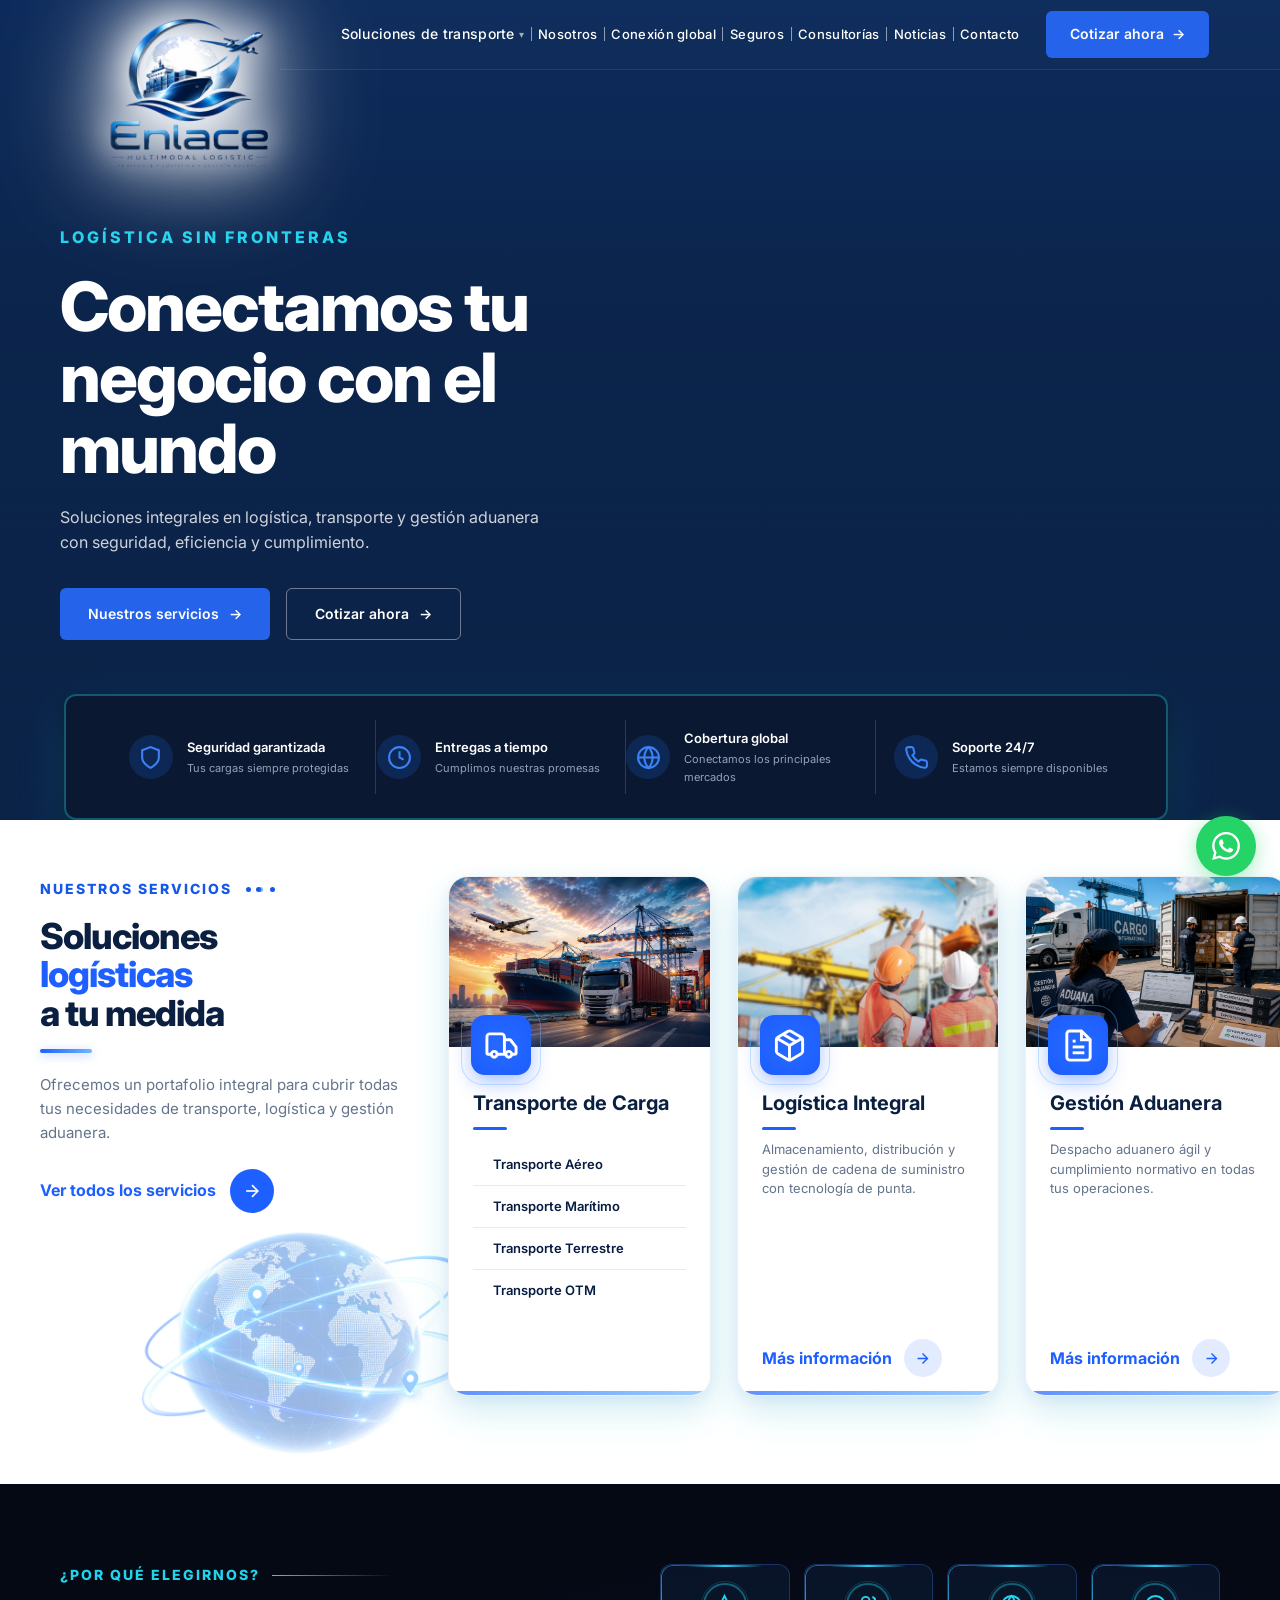
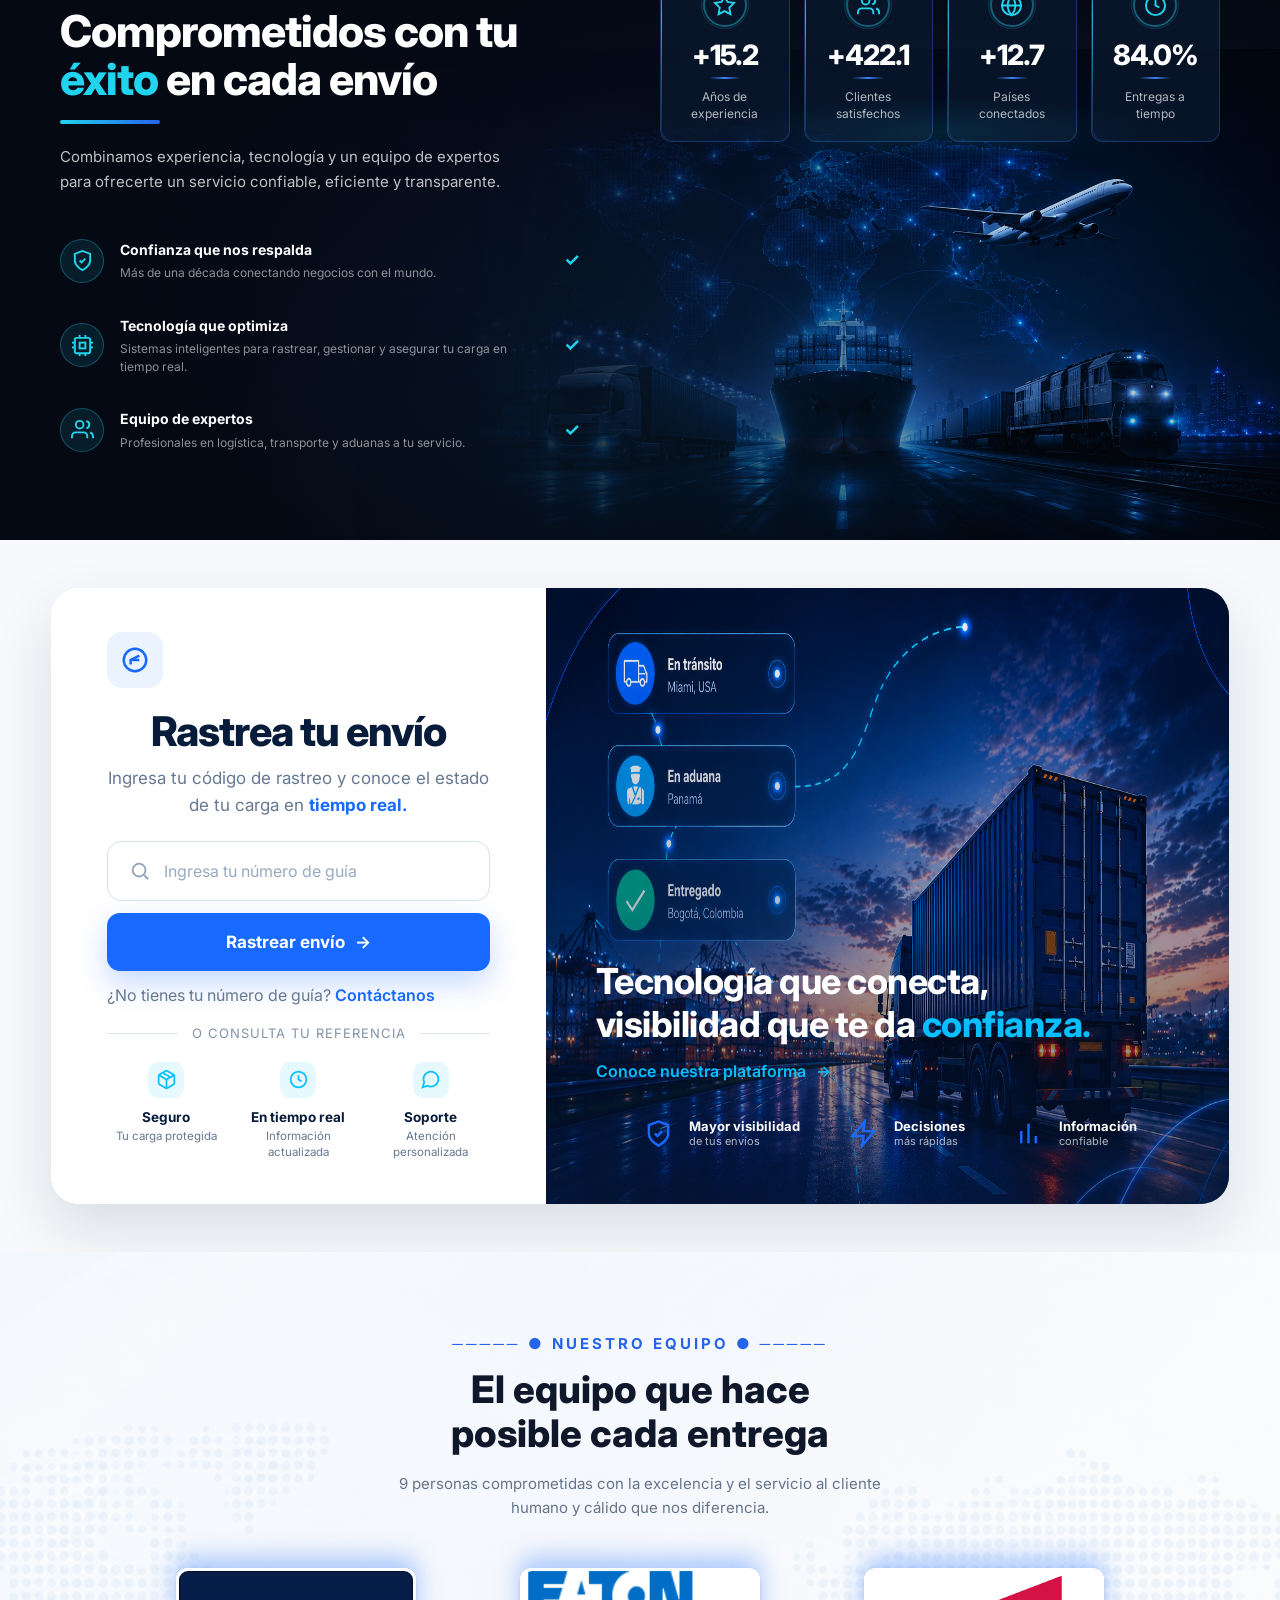
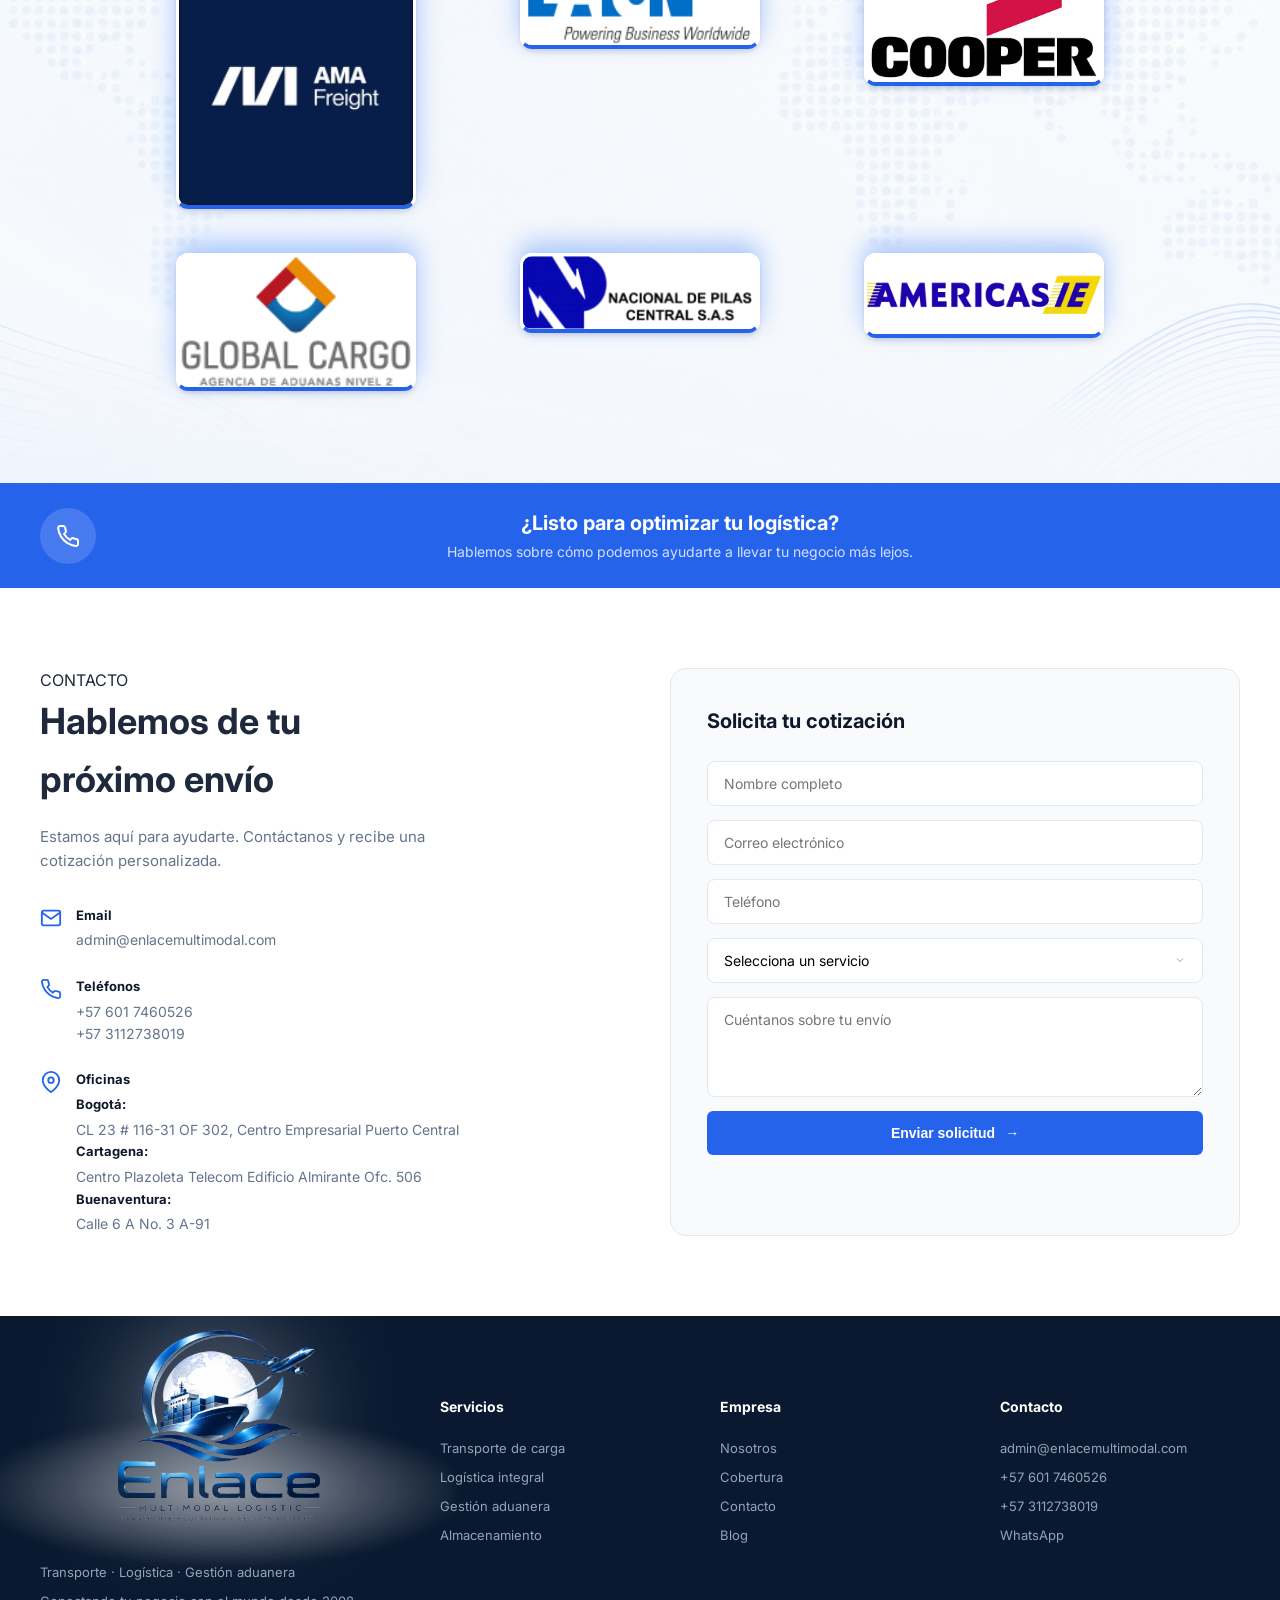
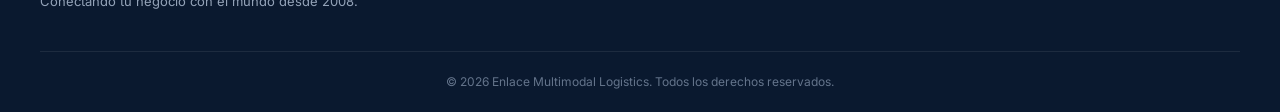
<file: index.html>
<!DOCTYPE html>
<html lang="es">
<head>
  <meta charset="UTF-8" />
  <meta name="viewport" content="width=device-width, initial-scale=1.0" />
  <meta name="description" content="Enlace Multimodal Logistics: soluciones integrales en transporte, logística y gestión aduanera con seguridad, eficiencia y cumplimiento desde 2008." />
  <title>Enlace Multimodal | Conectamos tu negocio con el mundo</title>
  <link rel="preconnect" href="https://fonts.googleapis.com">
  <link rel="preconnect" href="https://fonts.gstatic.com" crossorigin>
  <link href="https://fonts.googleapis.com/css2?family=Inter:wght@400;500;600;700;800&display=swap" rel="stylesheet">
  <link rel="stylesheet" href="styles.css?v=118" />
  <link rel="icon" type="image/png" href="favicon1.png" />
</head>
<body>
  <!-- LOGO FIJO -->
  <a href="index.html" class="fixed-logo">
    <img src="logo.png" alt="Enlace Multimodal Logistics" />
  </a>

  <!-- NAVBAR -->
  <header class="navbar" id="navbar">
    <div class="nav-container">

      <nav class="nav-links">
        <div class="nav-dropdown">
          <a href="javascript:void(0)">Soluciones de transporte <span class="arrow-down">▾</span></a>
          <div class="nav-dropdown-menu">
            <a href="transporte-aereo.html">Transporte Aéreo</a>
            <a href="transporte-maritimo.html">Transporte Marítimo</a>
            <a href="transporte-terrestre.html">Transporte Terrestre</a>
            <a href="transporte-otm.html">Transporte OTM</a>
          </div>
        </div>
        <a href="nosotros.html">Nosotros</a>
        <a href="#cobertura">Conexión global</a>
<a href="seguros.html">Seguros</a>
<a href="consultorias.html">Consultorías</a>
        <a href="noticias.html">Noticias</a>
        <a href="#contacto">Contacto</a>
      </nav>
      <a class="nav-cta" href="#contacto">Cotizar ahora <span class="arrow-right">→</span></a>
      <button class="nav-toggle" aria-label="Menú" id="navToggle">
        <span></span><span></span><span></span>
      </button>
    </div>
  </header>

  <!-- MOBILE MENU -->
  <div class="mobile-menu" id="mobileMenu">
    <a href="transporte-aereo.html">Transporte Aéreo</a>
    <a href="transporte-maritimo.html">Transporte Marítimo</a>
    <a href="transporte-terrestre.html">Transporte Terrestre</a>
    <a href="transporte-otm.html">Transporte OTM</a>
    <a href="nosotros.html">Nosotros</a>
    <a href="#cobertura">Conexión global</a>
    <a href="seguros.html">Seguros</a>
    <a href="consultorias.html">Consultorías</a>
    <a href="noticias.html">Noticias</a>
    <a href="#contacto">Contacto</a>
    <a href="#contacto" class="mobile-cta">Cotizar ahora</a>
  </div>

  <main>

    <!-- HERO -->
    <section class="hero" id="inicio">
      <div class="hero-bg">
        <div class="hero-slide hero-slide--1"></div>
        <div class="hero-slide hero-slide--2"></div>
        <div class="hero-slide hero-slide--3"></div>
        <div class="hero-overlay"></div>
      </div>
      <div class="hero-content container">
        <span class="hero-tag">LOGÍSTICA SIN FRONTERAS</span>
        <h1>Conectamos tu <br>negocio con el mundo</h1>
        <p class="hero-desc">Soluciones integrales en logística, transporte y gestión aduanera con seguridad, eficiencia y cumplimiento.</p>
        <div class="hero-buttons">
          <a href="#servicios" class="btn btn-primary">Nuestros servicios <span>→</span></a>
          <a href="#contacto" class="btn btn-outline-white">Cotizar ahora <span>→</span></a>
        </div>
      </div>

      <!-- TRUST BADGES -->
      <div class="trust-bar">
        <div class="trust-container container">
          <div class="trust-item">
            <div class="trust-icon">
              <svg viewBox="0 0 24 24" fill="none" stroke="currentColor" stroke-width="2"><path d="M12 22s8-4 8-10V5l-8-3-8 3v7c0 6 8 10 8 10z"/></svg>
            </div>
            <div>
              <strong>Seguridad garantizada</strong>
              <span>Tus cargas siempre protegidas</span>
            </div>
          </div>
          <div class="trust-item">
            <div class="trust-icon">
              <svg viewBox="0 0 24 24" fill="none" stroke="currentColor" stroke-width="2"><circle cx="12" cy="12" r="10"/><polyline points="12 6 12 12 16 14"/></svg>
            </div>
            <div>
              <strong>Entregas a tiempo</strong>
              <span>Cumplimos nuestras promesas</span>
            </div>
          </div>
          <div class="trust-item">
            <div class="trust-icon">
              <svg viewBox="0 0 24 24" fill="none" stroke="currentColor" stroke-width="2"><circle cx="12" cy="12" r="10"/><line x1="2" y1="12" x2="22" y2="12"/><path d="M12 2a15.3 15.3 0 0 1 4 10 15.3 15.3 0 0 1-4 10 15.3 15.3 0 0 1-4-10 15.3 15.3 0 0 1 4-10z"/></svg>
            </div>
            <div>
              <strong>Cobertura global</strong>
              <span>Conectamos los principales mercados</span>
            </div>
          </div>
          <div class="trust-item">
            <div class="trust-icon">
              <svg viewBox="0 0 24 24" fill="none" stroke="currentColor" stroke-width="2"><path d="M22 16.92v3a2 2 0 0 1-2.18 2 19.79 19.79 0 0 1-8.63-3.07 19.5 19.5 0 0 1-6-6 19.79 19.79 0 0 1-3.07-8.67A2 2 0 0 1 4.11 2h3a2 2 0 0 1 2 1.72c.127.96.361 1.903.7 2.81a2 2 0 0 1-.45 2.11L8.09 9.91a16 16 0 0 0 6 6l1.27-1.27a2 2 0 0 1 2.11-.45c.907.339 1.85.573 2.81.7A2 2 0 0 1 22 16.92z"/></svg>
            </div>
            <div>
              <strong>Soporte 24/7</strong>
              <span>Estamos siempre disponibles</span>
            </div>
          </div>
        </div>
      </div>
    </section>

    <!-- SERVICIOS -->
    <section class="services" id="servicios">
      <div class="services-container">
        <div class="services-intro">
          <div class="svc-globe" aria-hidden="true">
            <img src="Mundo.png" alt="" />
            <svg class="m-rings" viewBox="0 0 1536 1024" fill="none" xmlns="http://www.w3.org/2000/svg">
              <g class="m-ring m-ring-1">
                <ellipse cx="768" cy="512" rx="470" ry="180" stroke="#22d3ee" stroke-opacity="0.55" stroke-width="2"/>
              </g>
              <g class="m-ring m-ring-2">
                <ellipse cx="768" cy="512" rx="440" ry="210" stroke="#6EAFFF" stroke-opacity="0.45" stroke-width="1.5" stroke-dasharray="10 14"/>
              </g>
              <g class="m-ring m-ring-3">
                <ellipse cx="768" cy="512" rx="500" ry="150" stroke="#22d3ee" stroke-opacity="0.3" stroke-width="1.5" stroke-dasharray="2 10" stroke-linecap="round"/>
              </g>
            </svg>
          </div>

          <div class="svc-tag">
            NUESTROS SERVICIOS
            <span class="svc-dots" aria-hidden="true"></span>
          </div>
          <div class="svc-title-row">
            <h2 class="svc-title">
              <span class="svc-line-1">Soluciones</span>
              <span class="svc-line-2">logísticas</span>
              <span class="svc-line-3">a tu medida</span>
            </h2>
          </div>
          <div class="svc-rule"></div>
          <p class="svc-desc">Ofrecemos un portafolio integral para cubrir todas tus necesidades de transporte, logística y gestión aduanera.</p>
          <a href="#contacto" class="svc-cta">
            Ver todos los servicios
            <span class="svc-cta-circle" aria-hidden="true">
              <svg viewBox="0 0 24 24" fill="none" stroke="currentColor" stroke-width="2"><line x1="5" y1="12" x2="19" y2="12"/><polyline points="12 5 19 12 12 19"/></svg>
            </span>
          </a>
        </div>

        <div class="services-grid">
          <div class="service-card">
            <div class="service-card-img">
              <img src="Trasporte.png" alt="Transporte de carga" />
              <div class="service-card-icon">
                <svg viewBox="0 0 24 24" fill="none" stroke="currentColor" stroke-width="2"><path d="M14 18V6a2 2 0 0 0-2-2H4a2 2 0 0 0-2 2v11a1 1 0 0 0 1 1h2"/><path d="M15 18H9"/><path d="M19 18h2a1 1 0 0 0 1-1v-3.65a1 1 0 0 0-.22-.624l-3.48-4.35A1 1 0 0 0 17.52 8H14"/><circle cx="17" cy="18" r="2"/><circle cx="7" cy="18" r="2"/></svg>
              </div>
            </div>
            <div class="service-card-body">
              <h3>Transporte de Carga</h3>
              <div class="svc-card-rule"></div>
              <div class="svc-card-links">
                <a href="transporte-aereo.html">Transporte Aéreo</a>
                <a href="transporte-maritimo.html">Transporte Marítimo</a>
                <a href="transporte-terrestre.html">Transporte Terrestre</a>
                <a href="transporte-otm.html">Transporte OTM</a>
              </div>
            </div>
          </div>

          <div class="service-card">
            <div class="service-card-img">
              <img src="Logistica.jpg" alt="Logística integral" />
              <div class="service-card-icon">
                <svg viewBox="0 0 24 24" fill="none" stroke="currentColor" stroke-width="2"><path d="M11 21.73a2 2 0 0 0 2 0l7-4A2 2 0 0 0 21 16V8a2 2 0 0 0-1-1.73l-7-4a2 2 0 0 0-2 0l-7 4A2 2 0 0 0 3 8v8a2 2 0 0 0 1 1.73z"/><path d="M12 22V12"/><polyline points="3.29 7 12 12 20.71 7"/><path d="m7.5 4.27 9 5.15"/></svg>
              </div>
            </div>
            <div class="service-card-body">
              <h3>Logística Integral</h3>
              <div class="svc-card-rule"></div>
              <p>Almacenamiento, distribución y gestión de cadena de suministro con tecnología de punta.</p>
              <div class="svc-card-cta">
                <a href="logistica-integral.html">Más información
                  <span class="svc-card-cta-circle">
                    <svg viewBox="0 0 24 24" fill="none" stroke="currentColor" stroke-width="2"><line x1="5" y1="12" x2="19" y2="12"/><polyline points="12 5 19 12 12 19"/></svg>
                  </span>
                </a>
              </div>
            </div>
          </div>

          <div class="service-card">
            <div class="service-card-img">
              <img src="Aduana.png" alt="Gestión aduanera" />
              <div class="service-card-icon">
                <svg viewBox="0 0 24 24" fill="none" stroke="currentColor" stroke-width="2"><path d="M14 2H6a2 2 0 0 0-2 2v16a2 2 0 0 0 2 2h12a2 2 0 0 0 2-2V8z"/><polyline points="14 2 14 8 20 8"/><line x1="16" y1="13" x2="8" y2="13"/><line x1="16" y1="17" x2="8" y2="17"/><polyline points="10 9 9 9 8 9"/></svg>
              </div>
            </div>
            <div class="service-card-body">
              <h3>Gestión Aduanera</h3>
              <div class="svc-card-rule"></div>
              <p>Despacho aduanero ágil y cumplimiento normativo en todas tus operaciones.</p>
              <div class="svc-card-cta">
                <a href="gestion-aduanera.html">Más información
                  <span class="svc-card-cta-circle">
                    <svg viewBox="0 0 24 24" fill="none" stroke="currentColor" stroke-width="2"><line x1="5" y1="12" x2="19" y2="12"/><polyline points="12 5 19 12 12 19"/></svg>
                  </span>
                </a>
              </div>
            </div>
          </div>
        </div>
      </div>
    </section>

    <!-- POR QUE ELEGIRNOS -->
    <section class="why-us" id="nosotros">
      <div class="why-us-bg" aria-hidden="true">
        <div class="why-us-image">
          <img src="fondo2.png" alt="" />
        </div>
      </div>
      <div class="why-us-inner container">
        <div class="why-us-left">
          <div class="section-tag-line">
            <span class="section-tag section-tag--light why-tag">¿POR QUÉ ELEGIRNOS?</span>
            <span class="tag-line"></span>
          </div>
          <h2>Comprometidos con tu<br><span class="highlight">éxito</span> en cada envío</h2>
          <div class="curved-line"></div>
          <p class="why-us-desc">Combinamos experiencia, tecnología y un equipo de expertos para ofrecerte un servicio confiable, eficiente y transparente.</p>
          
          <div class="features-list">
            <div class="feature-item">
              <div class="feature-icon">
                <svg viewBox="0 0 24 24" fill="none" stroke="currentColor" stroke-width="2"><path d="M12 22s8-4 8-10V5l-8-3-8 3v7c0 6 8 10 8 10z"/><polyline points="9 12 11 14 15 10"/></svg>
              </div>
              <div class="feature-text">
                <h4>Confianza que nos respalda</h4>
                <p>Más de una década conectando negocios con el mundo.</p>
              </div>
              <div class="feature-check">✓</div>
            </div>
            
            <div class="feature-item">
              <div class="feature-icon">
                <svg viewBox="0 0 24 24" fill="none" stroke="currentColor" stroke-width="2"><rect x="4" y="4" width="16" height="16" rx="2" ry="2"/><rect x="9" y="9" width="6" height="6"/><line x1="9" y1="1" x2="9" y2="4"/><line x1="15" y1="1" x2="15" y2="4"/><line x1="9" y1="20" x2="9" y2="23"/><line x1="15" y1="20" x2="15" y2="23"/><line x1="20" y1="9" x2="23" y2="9"/><line x1="20" y1="14" x2="23" y2="14"/><line x1="1" y1="9" x2="4" y2="9"/><line x1="1" y1="14" x2="4" y2="14"/></svg>
              </div>
              <div class="feature-text">
                <h4>Tecnología que optimiza</h4>
                <p>Sistemas inteligentes para rastrear, gestionar y asegurar tu carga en tiempo real.</p>
              </div>
              <div class="feature-check">✓</div>
            </div>
            
            <div class="feature-item">
              <div class="feature-icon">
                <svg viewBox="0 0 24 24" fill="none" stroke="currentColor" stroke-width="2"><path d="M17 21v-2a4 4 0 0 0-4-4H5a4 4 0 0 0-4 4v2"/><circle cx="9" cy="7" r="4"/><path d="M23 21v-2a4 4 0 0 0-3-3.87"/><path d="M16 3.13a4 4 0 0 1 0 7.75"/></svg>
              </div>
              <div class="feature-text">
                <h4>Equipo de expertos</h4>
                <p>Profesionales en logística, transporte y aduanas a tu servicio.</p>
              </div>
              <div class="feature-check">✓</div>
            </div>
          </div>
        </div>
        
        <div class="why-us-right">
          <div class="stats-grid">
            <div class="stat-card">
              <div class="stat-glow"></div>
              <div class="stat-card-icon">
                <svg viewBox="0 0 24 24" fill="none" stroke="currentColor" stroke-width="2"><path d="M12 2l3.09 6.26L22 9.27l-5 4.87 1.18 6.88L12 17.77l-6.18 3.25L7 14.14 2 9.27l6.91-1.01L12 2z"/></svg>
              </div>
              <div class="stat-card-body">
                <strong data-target="18">+18</strong>
                <div class="stat-card-line"></div>
                <span>Años de experiencia</span>
              </div>
            </div>
            <div class="stat-card">
              <div class="stat-glow"></div>
              <div class="stat-card-icon">
                <svg viewBox="0 0 24 24" fill="none" stroke="currentColor" stroke-width="2"><path d="M17 21v-2a4 4 0 0 0-4-4H5a4 4 0 0 0-4 4v2"/><circle cx="9" cy="7" r="4"/><path d="M23 21v-2a4 4 0 0 0-3-3.87"/><path d="M16 3.13a4 4 0 0 1 0 7.75"/></svg>
              </div>
              <div class="stat-card-body">
                <strong data-target="500">+500</strong>
                <div class="stat-card-line"></div>
                <span>Clientes satisfechos</span>
              </div>
            </div>
            <div class="stat-card">
              <div class="stat-glow"></div>
              <div class="stat-card-icon">
                <svg viewBox="0 0 24 24" fill="none" stroke="currentColor" stroke-width="2"><circle cx="12" cy="12" r="10"/><line x1="2" y1="12" x2="22" y2="12"/><path d="M12 2a15.3 15.3 0 0 1 4 10 15.3 15.3 0 0 1-4 10 15.3 15.3 0 0 1-4-10 15.3 15.3 0 0 1 4-10z"/></svg>
              </div>
              <div class="stat-card-body">
                <strong data-target="15">+15</strong>
                <div class="stat-card-line"></div>
                <span>Países conectados</span>
              </div>
            </div>
            <div class="stat-card">
              <div class="stat-glow"></div>
              <div class="stat-card-icon">
                <svg viewBox="0 0 24 24" fill="none" stroke="currentColor" stroke-width="2"><circle cx="12" cy="12" r="10"/><polyline points="12 6 12 12 16 14"/></svg>
              </div>
              <div class="stat-card-body">
                <strong data-target="99.5">99.5%</strong>
                <div class="stat-card-line"></div>
                <span>Entregas a tiempo</span>
              </div>
            </div>
          </div>
        </div>
      </div>
    </section>

    <!-- RASTREO / TECNOLOGÍA -->
    <section class="tracking" id="cobertura">
      <div class="tracking-card">
        <div class="tracking-left">
          <div class="tracking-badge">
            <svg viewBox="0 0 24 24" fill="none" stroke="currentColor" stroke-width="2"><circle cx="12" cy="12" r="9"/><polyline points="15.5 8.5 8.5 12 8.5 15.5"/><line x1="8.5" y1="12" x2="15.5" y2="12"/></svg>
          </div>
          <h2>Rastrea tu envío</h2>
          <p>Ingresa tu código de rastreo y conoce el estado de tu carga en <strong>tiempo real.</strong></p>
          <form class="tracking-form" action="plataforma.html" method="get">
            <div class="tracking-input-wrap">
              <svg viewBox="0 0 24 24" fill="none" stroke="currentColor" stroke-width="2"><circle cx="11" cy="11" r="7"/><line x1="21" y1="21" x2="16.65" y2="16.65"/></svg>
              <input type="text" name="guia" placeholder="Ingresa tu número de guía" />
            </div>
            <button type="submit" class="tracking-btn">Rastrear envío <span>→</span></button>
          </form>
          <small class="tracking-help">¿No tienes tu número de guía? <a href="#contacto">Contáctanos</a></small>
          <div class="tracking-divider"><span>O consulta tu referencia</span></div>
          <div class="tracking-benefits">
            <div class="tracking-benefit">
              <span class="tb-icon">
                <svg viewBox="0 0 24 24" fill="none" stroke="currentColor" stroke-width="2"><path d="M11 21.73a2 2 0 0 0 2 0l7-4A2 2 0 0 0 21 16V8a2 2 0 0 0-1-1.73l-7-4a2 2 0 0 0-2 0l-7 4A2 2 0 0 0 3 8v8a2 2 0 0 0 1 1.73z"/><path d="M12 22V12"/><polyline points="3.29 7 12 12 20.71 7"/><path d="m7.5 4.27 9 5.15"/></svg>
              </span>
              <div class="tb-text"><strong>Seguro</strong><span>Tu carga protegida</span></div>
            </div>
            <div class="tracking-benefit">
              <span class="tb-icon">
                <svg viewBox="0 0 24 24" fill="none" stroke="currentColor" stroke-width="2"><circle cx="12" cy="12" r="9"/><polyline points="12 7 12 12 15.5 14"/></svg>
              </span>
              <div class="tb-text"><strong>En tiempo real</strong><span>Información actualizada</span></div>
            </div>
            <div class="tracking-benefit">
              <span class="tb-icon">
                <svg viewBox="0 0 24 24" fill="none" stroke="currentColor" stroke-width="2"><path d="M21 11.5a8.38 8.38 0 0 1-.9 3.8 8.5 8.5 0 0 1-7.6 4.7 8.38 8.38 0 0 1-3.8-.9L3 21l1.9-5.7a8.38 8.38 0 0 1-.9-3.8 8.5 8.5 0 0 1 4.7-7.6 8.38 8.38 0 0 1 3.8-.9h.5a8.48 8.48 0 0 1 8 8v.5z"/></svg>
              </span>
              <div class="tb-text"><strong>Soporte</strong><span>Atención personalizada</span></div>
            </div>
          </div>
        </div>
        <div class="tracking-visual">
          <div class="tracking-visual-bg"></div>
          <div class="tracking-overlay"></div>
          <div class="tracking-visual-text">
            <h3>Tecnología que conecta,<br>visibilidad que te da <em>confianza.</em></h3>
            <a href="plataforma.html" class="tracking-platform-link">Conoce nuestra plataforma <span>→</span></a>
          </div>
          <div class="tracking-metrics">
            <div class="tracking-metric">
              <span class="tm-icon">
                <svg viewBox="0 0 24 24" fill="none" stroke="currentColor" stroke-width="2"><path d="M12 22s8-4 8-10V5l-8-3-8 3v7c0 6 8 10 8 10z"/><polyline points="9 12 11 14 15 10"/></svg>
              </span>
              <div class="tm-text"><strong>Mayor visibilidad</strong><span>de tus envíos</span></div>
            </div>
            <div class="tracking-metric">
              <span class="tm-icon">
                <svg viewBox="0 0 24 24" fill="none" stroke="currentColor" stroke-width="2"><polygon points="13 2 3 14 12 14 11 22 21 10 12 10 13 2"/></svg>
              </span>
              <div class="tm-text"><strong>Decisiones</strong><span>más rápidas</span></div>
            </div>
            <div class="tracking-metric">
              <span class="tm-icon">
                <svg viewBox="0 0 24 24" fill="none" stroke="currentColor" stroke-width="2"><line x1="6" y1="20" x2="6" y2="10"/><line x1="12" y1="20" x2="12" y2="4"/><line x1="18" y1="20" x2="18" y2="14"/></svg>
              </span>
              <div class="tm-text"><strong>Información</strong><span>confiable</span></div>
            </div>
          </div>
        </div>
      </div>
    </section>

    <!-- EQUIPO -->
    <section class="team" id="equipo">
      <div class="container">
        <div class="team-heading">───── <span class="team-heading-dot">●</span> NUESTRO EQUIPO <span class="team-heading-dot">●</span> ─────</div>
        <h2 class="team-title">El equipo que hace<br>posible cada entrega</h2>
        <p class="team-subtitle">9 personas comprometidas con la excelencia y el servicio al cliente humano y cálido que nos diferencia.</p>
        <div class="team-grid">
          <div class="team-member">
            <div class="team-photo">
              <img src="equipo1.png" alt="Miembro del equipo Enlace Multimodal" />
            </div>
          </div>
          <div class="team-member">
            <div class="team-photo">
              <img src="equipo2.png" alt="Miembro del equipo Enlace Multimodal" />
            </div>
          </div>
          <div class="team-member">
            <div class="team-photo">
              <img src="equipo3.png" alt="Miembro del equipo Enlace Multimodal" />
            </div>
          </div>
          <div class="team-member">
            <div class="team-photo">
              <img src="equipo4.png" alt="Miembro del equipo Enlace Multimodal" />
            </div>
          </div>
          <div class="team-member">
            <div class="team-photo">
              <img src="equipo5.png" alt="Miembro del equipo Enlace Multimodal" />
            </div>
          </div>
          <div class="team-member">
            <div class="team-photo">
              <img src="equipo6.png" alt="Miembro del equipo Enlace Multimodal" />
            </div>
          </div>
        </div>
      </div>
    </section>

    <!-- CTA -->
    <section class="cta-banner">
      <div class="container cta-inner">
        <div class="cta-icon">
          <svg viewBox="0 0 24 24" fill="none" stroke="currentColor" stroke-width="2"><path d="M22 16.92v3a2 2 0 0 1-2.18 2 19.79 19.79 0 0 1-8.63-3.07 19.5 19.5 0 0 1-6-6 19.79 19.79 0 0 1-3.07-8.67A2 2 0 0 1 4.11 2h3a2 2 0 0 1 2 1.72c.127.96.361 1.903.7 2.81a2 2 0 0 1-.45 2.11L8.09 9.91a16 16 0 0 0 6 6l1.27-1.27a2 2 0 0 1 2.11-.45c.907.339 1.85.573 2.81.7A2 2 0 0 1 22 16.92z"/></svg>
        </div>
        <div class="cta-text">
          <h3>¿Listo para optimizar tu logística?</h3>
          <p>Hablemos sobre cómo podemos ayudarte a llevar tu negocio más lejos.</p>
        </div>
      </div>
    </section>

    <!-- CONTACTO -->
    <section class="contact" id="contacto">
      <div class="container contact-grid">
        <div class="contact-info">
          <span class="section-tag">CONTACTO</span>
          <h2>Hablemos de tu<br>próximo envío</h2>
          <p>Estamos aquí para ayudarte. Contáctanos y recibe una cotización personalizada.</p>
          <div class="contact-details">
            <div class="contact-detail">
              <svg viewBox="0 0 24 24" fill="none" stroke="currentColor" stroke-width="2"><path d="M4 4h16c1.1 0 2 .9 2 2v12c0 1.1-.9 2-2 2H4c-1.1 0-2-.9-2-2V6c0-1.1.9-2 2-2z"/><polyline points="22,6 12,13 2,6"/></svg>
              <div>
                <strong>Email</strong>
                 <a href="mailto:admin@enlacemultimodal.com">admin@enlacemultimodal.com</a>
              </div>
            </div>
            <div class="contact-detail">
              <svg viewBox="0 0 24 24" fill="none" stroke="currentColor" stroke-width="2"><path d="M22 16.92v3a2 2 0 0 1-2.18 2 19.79 19.79 0 0 1-8.63-3.07 19.5 19.5 0 0 1-6-6 19.79 19.79 0 0 1-3.07-8.67A2 2 0 0 1 4.11 2h3a2 2 0 0 1 2 1.72c.127.96.361 1.903.7 2.81a2 2 0 0 1-.45 2.11L8.09 9.91a16 16 0 0 0 6 6l1.27-1.27a2 2 0 0 1 2.11-.45c.907.339 1.85.573 2.81.7A2 2 0 0 1 22 16.92z"/></svg>
              <div>
                <strong>Teléfonos</strong>
                 <span>+57 601 7460526</span>
                 <span>+57 3112738019</span>
              </div>
            </div>
            <div class="contact-detail">
              <svg viewBox="0 0 24 24" fill="none" stroke="currentColor" stroke-width="2"><path d="M21 10c0 7-9 13-9 13s-9-6-9-13a9 9 0 0 1 18 0z"/><circle cx="12" cy="10" r="3"/></svg>
              <div>
                <strong>Oficinas</strong>
                <span><strong>Bogotá:</strong> CL 23 # 116-31 OF 302, Centro Empresarial Puerto Central</span>
                <span><strong>Cartagena:</strong> Centro Plazoleta Telecom Edificio Almirante Ofc. 506</span>
                <span><strong>Buenaventura:</strong> Calle 6 A No. 3 A-91</span>
              </div>
            </div>
          </div>
        </div>
        <div class="contact-form-box">
          <h3>Solicita tu cotización</h3>
          <form class="contact-form" onsubmit="return false;">
            <input type="text" placeholder="Nombre completo" required />
            <input type="email" placeholder="Correo electrónico" required />
            <input type="tel" placeholder="Teléfono" />
            <select>
              <option value="">Selecciona un servicio</option>
              <option>Transporte de carga</option>
              <option>Logística integral</option>
              <option>Gestión aduanera</option>
              <option>Almacenamiento</option>
              <option>Otro</option>
            </select>
            <textarea placeholder="Cuéntanos sobre tu envío" rows="4"></textarea>
            <button type="submit" class="btn btn-primary btn-full">Enviar solicitud <span>→</span></button>
          </form>
        </div>
      </div>
    </section>

  </main>

  <!-- FOOTER -->
  <footer class="footer">
    <div class="container footer-grid">
      <div class="footer-brand">
        <a class="nav-brand" href="#inicio">
        <img src="logo.png" alt="Enlace Multimodal Logistics" class="brand-logo" />
        </a>
        <p>Transporte · Logística · Gestión aduanera</p>
        <p>Conectando tu negocio con el mundo desde 2008.</p>
      </div>
      <div class="footer-col">
        <strong>Servicios</strong>
        <a href="#servicios">Transporte de carga</a>
        <a href="#servicios">Logística integral</a>
        <a href="#servicios">Gestión aduanera</a>
        <a href="#servicios">Almacenamiento</a>
      </div>
      <div class="footer-col">
        <strong>Empresa</strong>
        <a href="nosotros.html">Nosotros</a>
        <a href="#cobertura">Cobertura</a>
        <a href="#contacto">Contacto</a>
        <a href="#">Blog</a>
      </div>
      <div class="footer-col">
        <strong>Contacto</strong>
        <a href="mailto:admin@enlacemultimodal.com">admin@enlacemultimodal.com</a>
        <a href="tel:+576017460526">+57 601 7460526</a>
        <a href="tel:+573112738019">+57 3112738019</a>
        <a href="https://wa.me/573112738019" target="_blank" rel="noreferrer">WhatsApp</a>
      </div>
    </div>
    <div class="footer-bottom container">
      <p>© 2026 Enlace Multimodal Logistics. Todos los derechos reservados.</p>
    </div>
  </footer>

  <!-- WHATSAPP -->
  <a class="whatsapp-float" href="https://wa.me/573112738019" target="_blank" rel="noreferrer" aria-label="Contactar por WhatsApp">
    <svg viewBox="0 0 24 24" fill="white" width="28" height="28"><path d="M17.472 14.382c-.297-.149-1.758-.867-2.03-.967-.273-.099-.471-.148-.67.15-.197.297-.767.966-.94 1.164-.173.199-.347.223-.644.075-.297-.15-1.255-.463-2.39-1.475-.883-.788-1.48-1.761-1.653-2.059-.173-.297-.018-.458.13-.606.134-.133.298-.347.446-.52.149-.174.198-.298.298-.497.099-.198.05-.371-.025-.52-.075-.149-.669-1.612-.916-2.207-.242-.579-.487-.5-.669-.51-.173-.008-.371-.01-.57-.01-.198 0-.52.074-.792.372-.272.297-1.04 1.016-1.04 2.479 0 1.462 1.065 2.875 1.213 3.074.149.198 2.096 3.2 5.077 4.487.709.306 1.262.489 1.694.625.712.227 1.36.195 1.871.118.571-.085 1.758-.719 2.006-1.413.248-.694.248-1.289.173-1.413-.074-.124-.272-.198-.57-.347m-5.421 7.403h-.004a9.87 9.87 0 01-5.031-1.378l-.361-.214-3.741.982.998-3.648-.235-.374a9.86 9.86 0 01-1.51-5.26c.001-5.45 4.436-9.884 9.888-9.884 2.64 0 5.122 1.03 6.988 2.898a9.825 9.825 0 012.893 6.994c-.003 5.45-4.437 9.884-9.885 9.884m8.413-18.297A11.815 11.815 0 0012.05 0C5.495 0 .16 5.335.157 11.892c0 2.096.547 4.142 1.588 5.945L.057 24l6.305-1.654a11.882 11.882 0 005.683 1.448h.005c6.554 0 11.89-5.335 11.893-11.893a11.821 11.821 0 00-3.48-8.413z"/></svg>
  </a>

  <script src="script.js?v=3"></script>
</body>
</html>
</file>
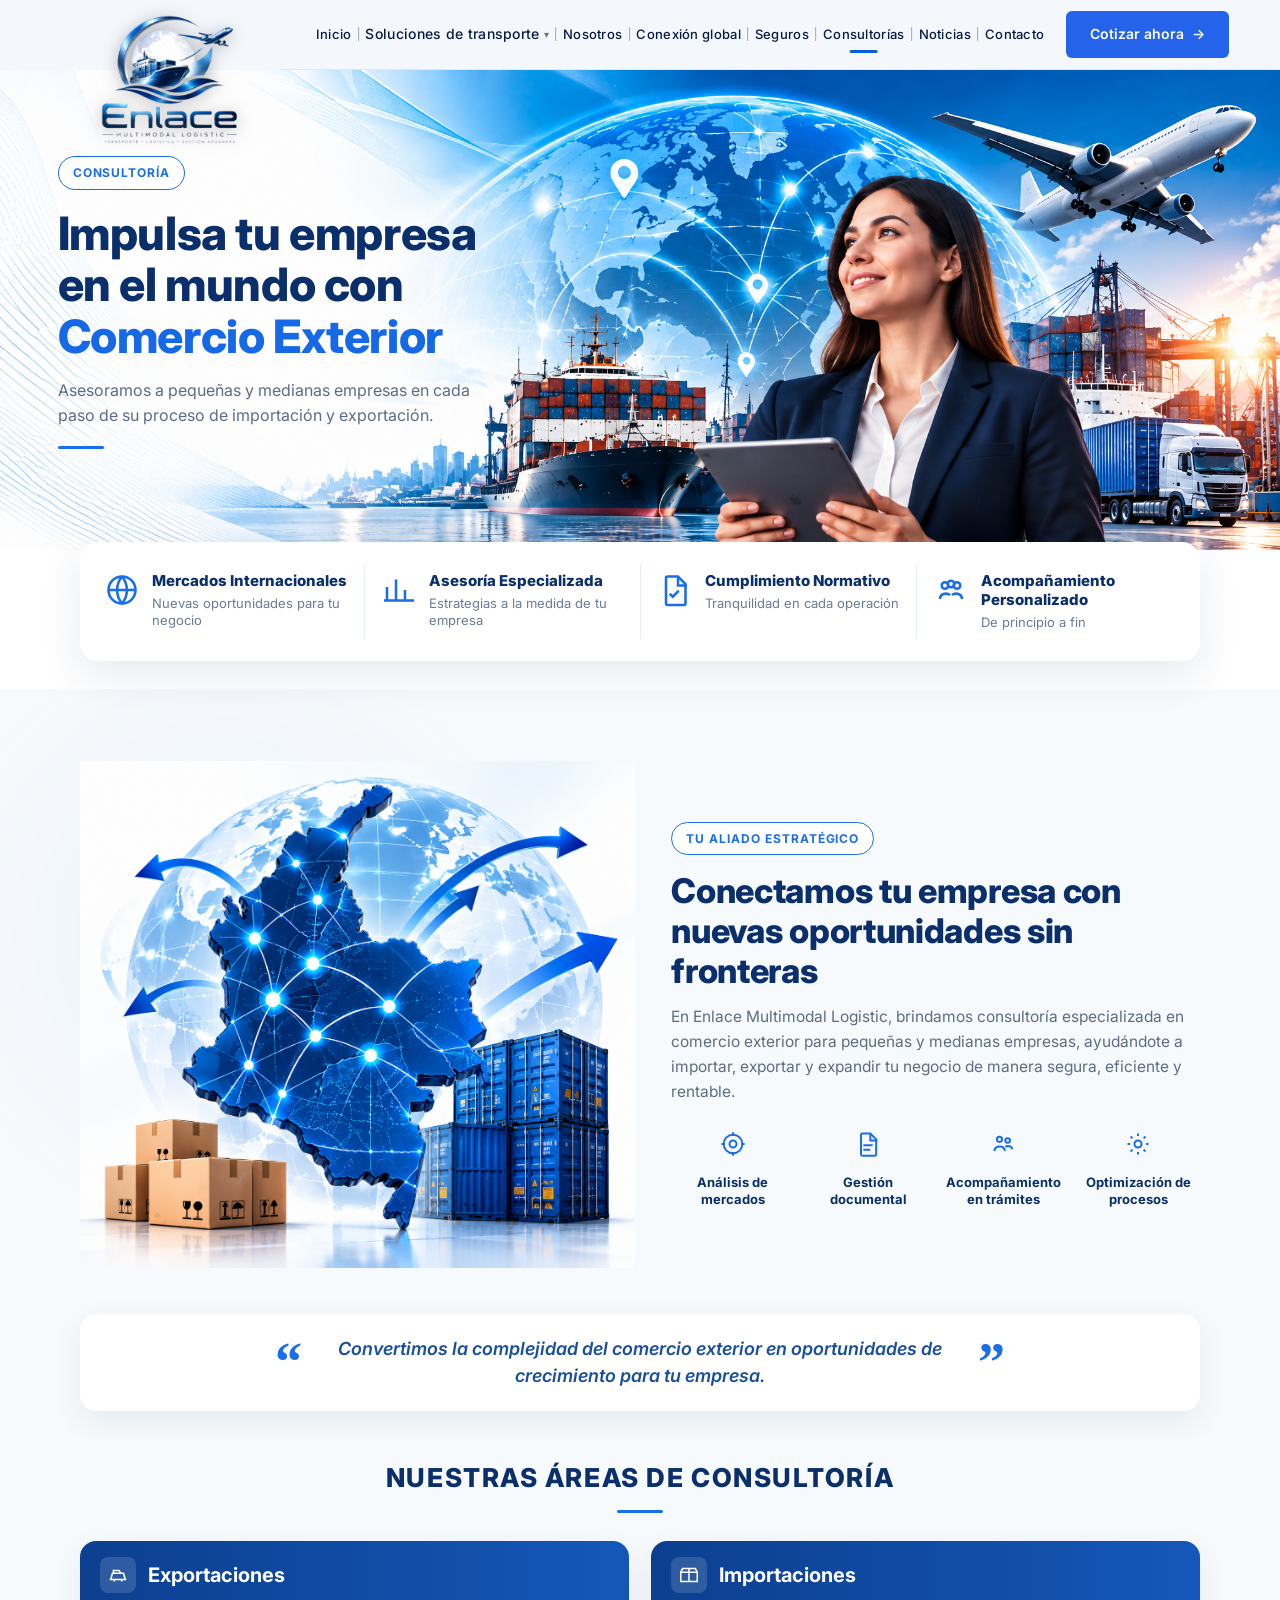
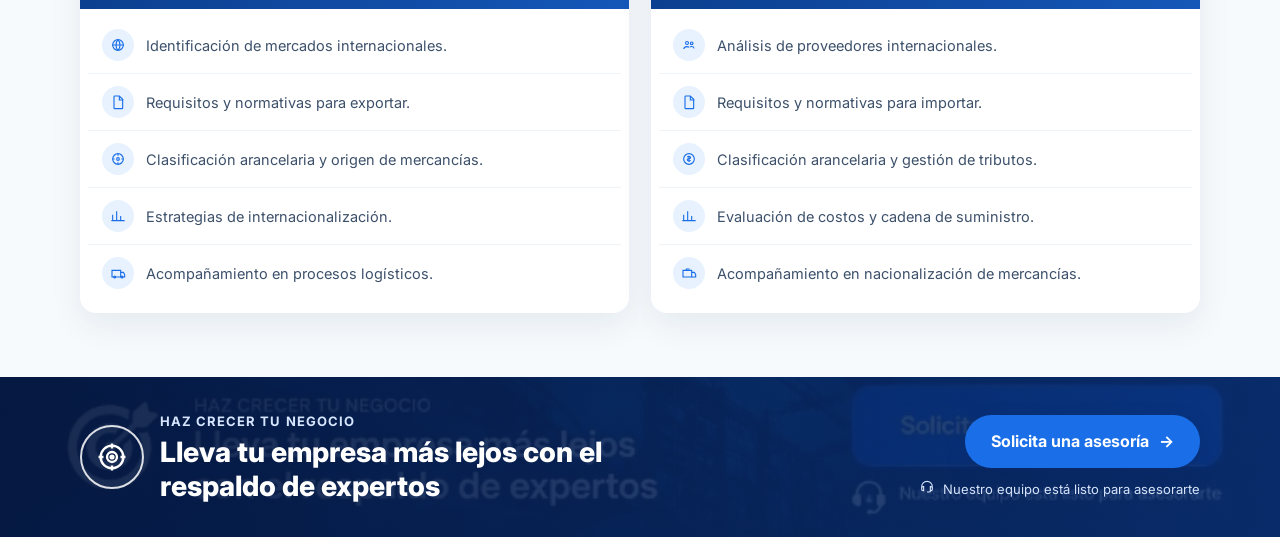
<file: consultorias.html>
<!DOCTYPE html>
<html lang="es">
<head>
  <meta charset="UTF-8" />
  <meta name="viewport" content="width=device-width, initial-scale=1.0" />
  <meta name="description" content="Enlace Multimodal Logistics: consultoría en comercio exterior para pequeñas y medianas empresas. Importación, exportación y acompañamiento de principio a fin." />
  <title>Enlace Multimodal | Consultorías</title>
  <link rel="preconnect" href="https://fonts.googleapis.com">
  <link rel="preconnect" href="https://fonts.gstatic.com" crossorigin>
  <link href="https://fonts.googleapis.com/css2?family=Inter:wght@400;500;600;700;800&display=swap" rel="stylesheet">
  <link rel="stylesheet" href="styles.css?v=124" />
  <link rel="icon" type="image/png" href="favicon1.png" />
</head>
<body class="navbar-light co-page">
  <a href="index.html" class="fixed-logo">
    <img src="logo.png" alt="Enlace Multimodal Logistics" />
  </a>

  <header class="navbar" id="navbar">
    <div class="nav-container">
      <nav class="nav-links">
        <a href="index.html">Inicio</a>
        <div class="nav-dropdown">
          <a href="javascript:void(0)">Soluciones de transporte <span class="arrow-down">▾</span></a>
          <div class="nav-dropdown-menu">
            <a href="transporte-aereo.html">Transporte Aéreo</a>
            <a href="transporte-maritimo.html">Transporte Marítimo</a>
            <a href="transporte-terrestre.html">Transporte Terrestre</a>
            <a href="transporte-otm.html">Transporte OTM</a>
          </div>
        </div>
        <a href="nosotros.html">Nosotros</a>
        <a href="index.html#cobertura">Conexión global</a>
        <a href="seguros.html">Seguros</a>
        <a href="consultorias.html" class="active">Consultorías</a>
        <a href="noticias.html">Noticias</a>
        <a href="index.html#contacto">Contacto</a>
      </nav>
      <a class="nav-cta" href="index.html#contacto">Cotizar ahora <span class="arrow-right">&rarr;</span></a>
      <button class="nav-toggle" aria-label="Menú" id="navToggle">
        <span></span><span></span><span></span>
      </button>
    </div>
  </header>

  <div class="mobile-menu" id="mobileMenu">
    <a href="index.html">Inicio</a>
    <a href="transporte-aereo.html">Transporte Aéreo</a>
    <a href="transporte-maritimo.html">Transporte Marítimo</a>
    <a href="transporte-terrestre.html">Transporte Terrestre</a>
    <a href="transporte-otm.html">Transporte OTM</a>
    <a href="nosotros.html">Nosotros</a>
    <a href="index.html#cobertura">Conexión global</a>
    <a href="seguros.html">Seguros</a>
    <a href="consultorias.html">Consultorías</a>
    <a href="noticias.html">Noticias</a>
    <a href="index.html#contacto">Contacto</a>
  </div>

  <main class="co">
    <section class="co-hero">
      <div class="co-hero-stage">
        <img class="co-hero-img" src="consultoria.png" alt="Consultoría en comercio exterior" />
        <div class="co-hero-copy">
          <span class="co-badge">CONSULTORÍA</span>
          <h1>Impulsa tu empresa<br>en el mundo con<br><span>Comercio Exterior</span></h1>
          <p>Asesoramos a pequeñas y medianas empresas en cada paso de su proceso de importación y exportación.</p>
          <span class="co-rule"></span>
        </div>
      </div>
      <div class="co-wrap">
        <div class="co-features">
          <article class="co-feature">
            <span class="co-feature-ico" aria-hidden="true">
              <svg viewBox="0 0 24 24" fill="none" stroke="currentColor" stroke-width="1.7"><circle cx="12" cy="12" r="9"/><path d="M3 12h18"/><path d="M12 3a14 14 0 0 1 0 18 14 14 0 0 1 0-18"/></svg>
            </span>
            <div>
              <h2>Mercados Internacionales</h2>
              <p>Nuevas oportunidades para tu negocio</p>
            </div>
          </article>
          <article class="co-feature">
            <span class="co-feature-ico" aria-hidden="true">
              <svg viewBox="0 0 24 24" fill="none" stroke="currentColor" stroke-width="1.7"><path d="M4 19V10"/><path d="M10 19V5"/><path d="M16 19v-7"/><path d="M22 19H2"/></svg>
            </span>
            <div>
              <h2>Asesoría Especializada</h2>
              <p>Estrategias a la medida de tu empresa</p>
            </div>
          </article>
          <article class="co-feature">
            <span class="co-feature-ico" aria-hidden="true">
              <svg viewBox="0 0 24 24" fill="none" stroke="currentColor" stroke-width="1.7"><path d="M7 3h7l5 5v13a1 1 0 0 1-1 1H7a1 1 0 0 1-1-1V4a1 1 0 0 1 1-1z"/><path d="M14 3v6h6"/><path d="M8.5 14.5l2 2 4-4"/></svg>
            </span>
            <div>
              <h2>Cumplimiento Normativo</h2>
              <p>Tranquilidad en cada operación</p>
            </div>
          </article>
          <article class="co-feature">
            <span class="co-feature-ico" aria-hidden="true">
              <svg viewBox="0 0 24 24" fill="none" stroke="currentColor" stroke-width="1.7"><circle cx="8" cy="9" r="2.2"/><circle cx="16" cy="9" r="2.2"/><circle cx="12" cy="8" r="2.2"/><path d="M4.5 18c.4-2.4 2.2-3.6 4.2-3.6 1.2 0 2 .4 2.6 1"/><path d="M12.7 15.4c.6-.6 1.4-1 2.6-1 2 0 3.8 1.2 4.2 3.6"/></svg>
            </span>
            <div>
              <h2>Acompañamiento Personalizado</h2>
              <p>De principio a fin</p>
            </div>
          </article>
        </div>
      </div>
    </section>

    <section class="co-ally">
      <div class="co-wrap co-ally-grid">
        <img class="co-map" src="Comercio.png" alt="Mapa de Colombia conectado con mercados internacionales" />
        <div class="co-ally-copy">
          <span class="co-badge">TU ALIADO ESTRATÉGICO</span>
          <h2>Conectamos tu empresa con nuevas oportunidades sin fronteras</h2>
          <p>En Enlace Multimodal Logistic, brindamos consultoría especializada en comercio exterior para pequeñas y medianas empresas, ayudándote a importar, exportar y expandir tu negocio de manera segura, eficiente y rentable.</p>
          <div class="co-minis">
            <div class="co-mini">
              <svg viewBox="0 0 24 24" fill="none" stroke="currentColor" stroke-width="1.7"><circle cx="12" cy="12" r="8"/><circle cx="12" cy="12" r="3"/><path d="M12 2v3M12 19v3M2 12h3M19 12h3"/></svg>
              <span>Análisis de mercados</span>
            </div>
            <div class="co-mini">
              <svg viewBox="0 0 24 24" fill="none" stroke="currentColor" stroke-width="1.7"><path d="M7 3h7l5 5v13a1 1 0 0 1-1 1H7a1 1 0 0 1-1-1V4a1 1 0 0 1 1-1z"/><path d="M14 3v6h6"/><path d="M8 13h8M8 17h6"/></svg>
              <span>Gestión documental</span>
            </div>
            <div class="co-mini">
              <svg viewBox="0 0 24 24" fill="none" stroke="currentColor" stroke-width="1.7"><circle cx="9" cy="8" r="2.2"/><circle cx="16" cy="9" r="2"/><path d="M4.5 18c.4-2.5 2.3-3.8 4.6-3.8s4.2 1.3 4.6 3.8"/><path d="M14 14.4c.7-.4 1.5-.6 2.3-.6 1.8 0 3.3 1 3.7 2.8"/></svg>
              <span>Acompañamiento en trámites</span>
            </div>
            <div class="co-mini">
              <svg viewBox="0 0 24 24" fill="none" stroke="currentColor" stroke-width="1.7"><circle cx="12" cy="12" r="3"/><path d="M12 3v2.2M12 18.8V21M3 12h2.2M18.8 12H21M5.6 5.6l1.6 1.6M16.8 16.8l1.6 1.6M18.4 5.6l-1.6 1.6M7.2 16.8l-1.6 1.6"/></svg>
              <span>Optimización de procesos</span>
            </div>
          </div>
        </div>
      </div>
    </section>

    <section class="co-quote">
      <div class="co-wrap">
        <blockquote>
          <span class="co-q" aria-hidden="true">“</span>
          <p>Convertimos la complejidad del comercio exterior en oportunidades de crecimiento para tu empresa.</p>
          <span class="co-q" aria-hidden="true">”</span>
        </blockquote>
      </div>
    </section>

    <section class="co-areas">
      <div class="co-wrap">
        <h2>Nuestras áreas de consultoría</h2>
        <span class="co-rule co-rule--center"></span>
        <div class="co-areas-grid">
          <article class="co-area">
            <header>
              <span aria-hidden="true">
                <svg viewBox="0 0 24 24" fill="none" stroke="currentColor" stroke-width="1.7"><path d="M3 17h18"/><path d="M4 17l2-7h12l2 7"/><path d="M7 10V7h6l2 3"/><path d="M8 17v2M16 17v2"/></svg>
              </span>
              <h3>Exportaciones</h3>
            </header>
            <ul>
              <li><span aria-hidden="true"><svg viewBox="0 0 24 24" fill="none" stroke="currentColor" stroke-width="1.7"><circle cx="12" cy="12" r="8"/><path d="M3 12h18"/><path d="M12 4a12 12 0 0 1 0 16 12 12 0 0 1 0-16"/></svg></span>Identificación de mercados internacionales.</li>
              <li><span aria-hidden="true"><svg viewBox="0 0 24 24" fill="none" stroke="currentColor" stroke-width="1.7"><path d="M7 3h7l5 5v13a1 1 0 0 1-1 1H7a1 1 0 0 1-1-1V4a1 1 0 0 1 1-1z"/><path d="M14 3v6h6"/></svg></span>Requisitos y normativas para exportar.</li>
              <li><span aria-hidden="true"><svg viewBox="0 0 24 24" fill="none" stroke="currentColor" stroke-width="1.7"><circle cx="12" cy="12" r="8"/><circle cx="12" cy="12" r="2"/><path d="M12 4v3M12 17v3M4 12h3M17 12h3"/></svg></span>Clasificación arancelaria y origen de mercancías.</li>
              <li><span aria-hidden="true"><svg viewBox="0 0 24 24" fill="none" stroke="currentColor" stroke-width="1.7"><path d="M4 19V10"/><path d="M10 19V5"/><path d="M16 19v-7"/><path d="M22 19H2"/></svg></span>Estrategias de internacionalización.</li>
              <li><span aria-hidden="true"><svg viewBox="0 0 24 24" fill="none" stroke="currentColor" stroke-width="1.7"><path d="M3 8h13v10H3z"/><path d="M16 11h4l2 3v4h-6"/><circle cx="7" cy="18" r="1.4"/><circle cx="18" cy="18" r="1.4"/></svg></span>Acompañamiento en procesos logísticos.</li>
            </ul>
          </article>
          <article class="co-area">
            <header>
              <span aria-hidden="true">
                <svg viewBox="0 0 24 24" fill="none" stroke="currentColor" stroke-width="1.7"><path d="M3 9h18v10H3z"/><path d="M3 9l2-4h14l2 4"/><path d="M12 5v14"/></svg>
              </span>
              <h3>Importaciones</h3>
            </header>
            <ul>
              <li><span aria-hidden="true"><svg viewBox="0 0 24 24" fill="none" stroke="currentColor" stroke-width="1.7"><circle cx="9" cy="9" r="2.2"/><circle cx="16" cy="9.5" r="2"/><path d="M4.2 18c.4-2.4 2.2-3.6 4.6-3.6 1.5 0 2.6.5 3.4 1.3"/><path d="M13.5 15c.6-.5 1.4-.8 2.4-.8 1.8 0 3.3 1 3.8 2.8"/></svg></span>Análisis de proveedores internacionales.</li>
              <li><span aria-hidden="true"><svg viewBox="0 0 24 24" fill="none" stroke="currentColor" stroke-width="1.7"><path d="M7 3h7l5 5v13a1 1 0 0 1-1 1H7a1 1 0 0 1-1-1V4a1 1 0 0 1 1-1z"/><path d="M14 3v6h6"/></svg></span>Requisitos y normativas para importar.</li>
              <li><span aria-hidden="true"><svg viewBox="0 0 24 24" fill="none" stroke="currentColor" stroke-width="1.7"><circle cx="12" cy="12" r="8"/><path d="M12 7.5v9"/><path d="M9.5 9.4c.4-.9 1.2-1.4 2.5-1.4 1.4 0 2.3.6 2.3 1.6S13.4 11.2 12 11.4c-1.5.2-2.6.8-2.6 1.9 0 1.1 1 1.7 2.5 1.7 1.2 0 2-.4 2.4-1.2"/></svg></span>Clasificación arancelaria y gestión de tributos.</li>
              <li><span aria-hidden="true"><svg viewBox="0 0 24 24" fill="none" stroke="currentColor" stroke-width="1.7"><path d="M4 19V10"/><path d="M10 19V5"/><path d="M16 19v-7"/><path d="M22 19H2"/></svg></span>Evaluación de costos y cadena de suministro.</li>
              <li><span aria-hidden="true"><svg viewBox="0 0 24 24" fill="none" stroke="currentColor" stroke-width="1.7"><path d="M3 8h13v10H3z"/><path d="M16 11h4l2 3v4h-6"/><path d="M8 8V6h5"/></svg></span>Acompañamiento en nacionalización de mercancías.</li>
            </ul>
          </article>
        </div>
      </div>
    </section>

    <section class="co-cta">
      <div class="co-wrap co-cta-inner">
        <div class="co-cta-copy">
          <span class="co-target" aria-hidden="true">
            <svg viewBox="0 0 24 24" fill="none" stroke="currentColor" stroke-width="1.7"><circle cx="12" cy="12" r="8"/><circle cx="12" cy="12" r="3.5"/><circle cx="12" cy="12" r="1"/><path d="M12 2.5V6M12 18v3.5M2.5 12H6M18 12h3.5"/></svg>
          </span>
          <div>
            <p class="co-cta-kicker">HAZ CRECER TU NEGOCIO</p>
            <h2>Lleva tu empresa más lejos con el respaldo de expertos</h2>
          </div>
        </div>
        <div class="co-cta-actions">
          <a class="co-cta-btn" href="index.html#contacto">Solicita una asesoría <span>→</span></a>
          <p><span aria-hidden="true">
            <svg viewBox="0 0 24 24" fill="none" stroke="currentColor" stroke-width="1.7"><path d="M4 13a8 8 0 0 1 16 0"/><path d="M4 13v4a2 2 0 0 0 2 2h1v-6H6a2 2 0 0 0-2 2z"/><path d="M20 13v4a2 2 0 0 1-2 2h-1v-6h1a2 2 0 0 1 2 2z"/><path d="M18 19a4 4 0 0 1-4 2h-2"/></svg>
          </span>Nuestro equipo está listo para asesorarte</p>
        </div>
      </div>
    </section>
  </main>

  <script src="script.js"></script>
</body>
</html>
</file>
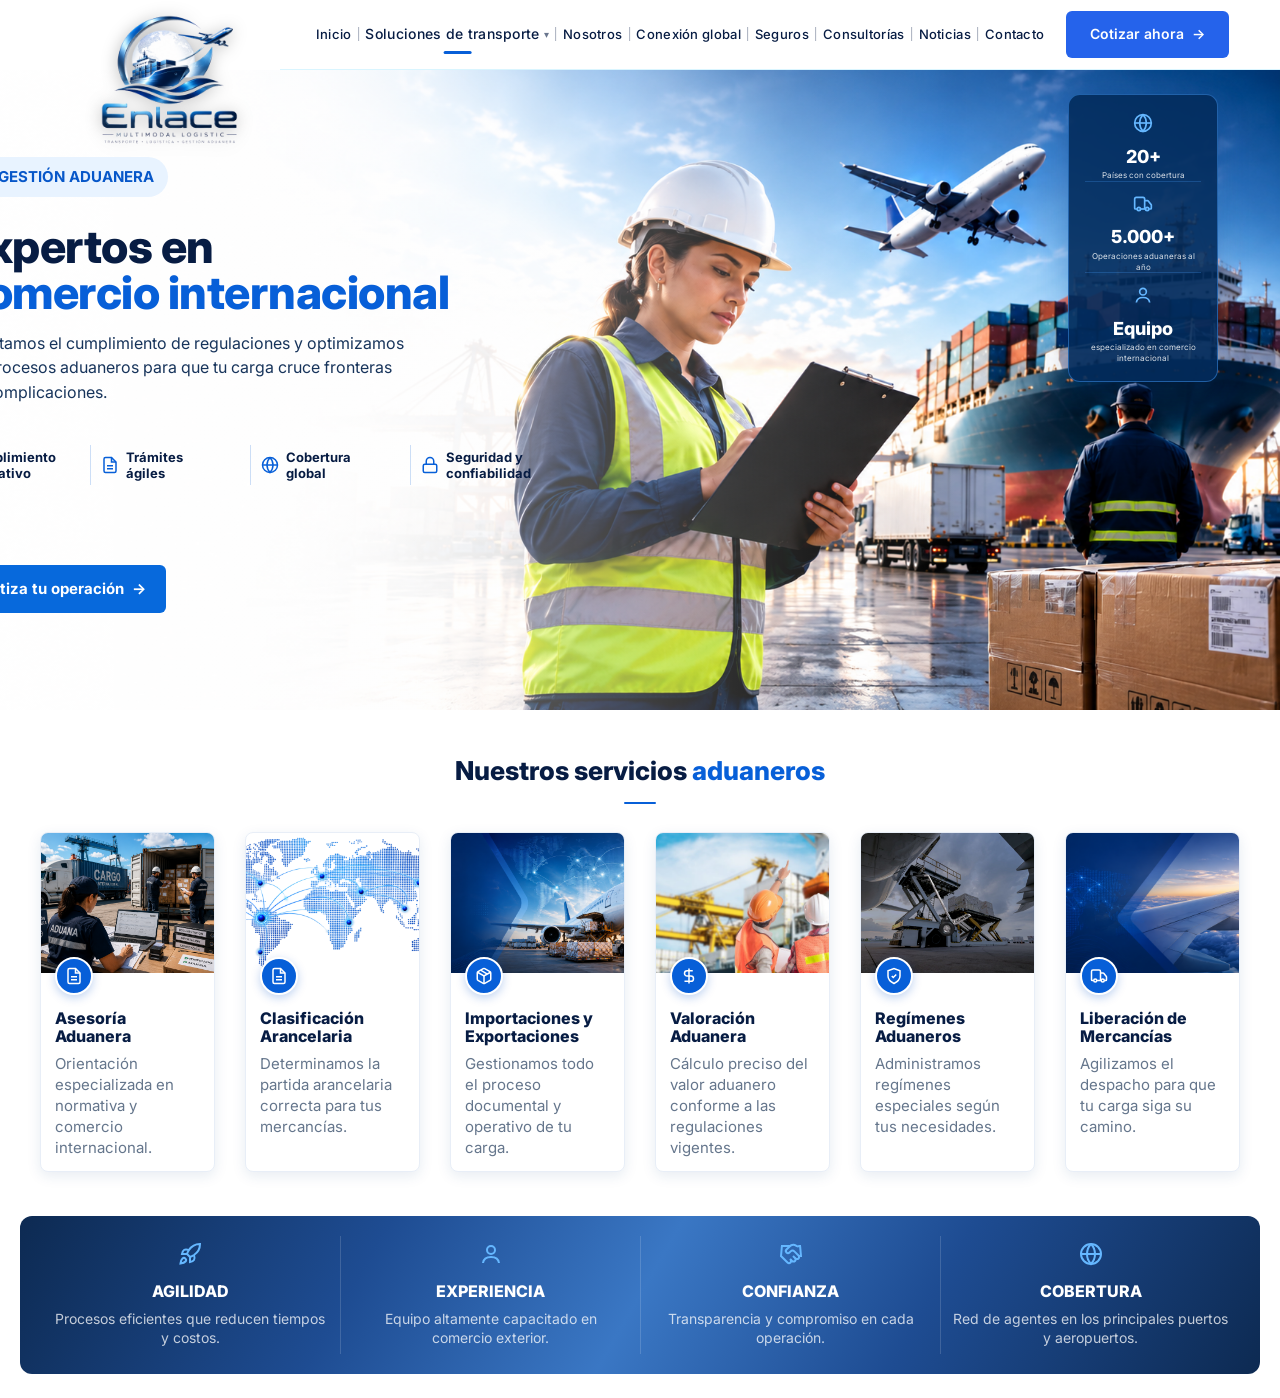
<file: gestion-aduanera.html>
<!DOCTYPE html>
<html lang="es">
<head>
  <meta charset="UTF-8" />
  <meta name="viewport" content="width=device-width, initial-scale=1.0" />
  <meta name="description" content="Enlace Multimodal Logistics: Gestión Aduanera. Expertos en comercio internacional, asesoría aduanera, clasificación arancelaria, regímenes y liberación de mercancías." />
  <title>Enlace Multimodal | Gestión Aduanera</title>
  <link rel="preconnect" href="https://fonts.googleapis.com">
  <link rel="preconnect" href="https://fonts.gstatic.com" crossorigin>
  <link href="https://fonts.googleapis.com/css2?family=Inter:wght@400;500;600;700;800&display=swap" rel="stylesheet">
  <link rel="stylesheet" href="styles.css?v=118" />
  <link rel="icon" type="image/png" href="favicon1.png" />
</head>
<body class="navbar-light">
  <!-- LOGO FIJO -->
  <a href="index.html" class="fixed-logo">
    <img src="logo.png" alt="Enlace Multimodal Logistics" />
  </a>

    <!-- NAVBAR -->
  <header class="navbar" id="navbar">
    <div class="nav-container">

      <nav class="nav-links">
        <a href="index.html">Inicio</a>
        <div class="nav-dropdown">
          <a href="javascript:void(0)" class="active">Soluciones de transporte <span class="arrow-down">▾</span></a>
          <div class="nav-dropdown-menu">
            <a href="transporte-aereo.html">Transporte Aéreo</a>
            <a href="transporte-maritimo.html">Transporte Marítimo</a>
            <a href="transporte-terrestre.html">Transporte Terrestre</a>
            <a href="transporte-otm.html">Transporte OTM</a>
          </div>
        </div>
        <a href="nosotros.html">Nosotros</a>
        <a href="index.html#cobertura">Conexión global</a>
        <a href="seguros.html">Seguros</a>
        <a href="consultorias.html">Consultorías</a>
        <a href="noticias.html">Noticias</a>
        <a href="index.html#contacto">Contacto</a>
      </nav>
      <a class="nav-cta" href="index.html#contacto">Cotizar ahora <span class="arrow-right">&rarr;</span></a>
      <button class="nav-toggle" aria-label="Menú" id="navToggle">
        <span></span><span></span><span></span>
      </button>
    </div>
  </header>

  <!-- MOBILE MENU -->
  <div class="mobile-menu" id="mobileMenu">
    <a href="index.html">Inicio</a>
    <a href="transporte-aereo.html">Transporte Aéreo</a>
    <a href="transporte-maritimo.html">Transporte Marítimo</a>
    <a href="transporte-terrestre.html">Transporte Terrestre</a>
    <a href="transporte-otm.html">Transporte OTM</a>
    <a href="nosotros.html">Nosotros</a>
    <a href="index.html#cobertura">Conexión global</a>
    <a href="seguros.html">Seguros</a>
    <a href="consultorias.html">Consultorías</a>
    <a href="noticias.html">Noticias</a>
    <a href="index.html#contacto">Contacto</a>
  </div>



  <main>

    <!-- HERO -->
    <section class="ad-hero">
      <div class="ad-hero-bg" aria-hidden="true">
        <img src="gestion.png" alt="" />
      </div>
      <div class="ad-hero-inner">
        <div class="ad-hero-content">
          <span class="ad-pill">
            <svg viewBox="0 0 24 24" fill="none" stroke="currentColor" stroke-width="2"><path d="M12 22s8-4 8-10V5l-8-3-8 3v7c0 6 8 10 8 10z"/><path d="M9 12l2 2 4-4"/></svg>
            GESTIÓN ADUANERA
          </span>
          <h1>Expertos en<br><span>comercio internacional</span></h1>
          <p class="ad-hero-desc">Facilitamos el cumplimiento de regulaciones y optimizamos tus procesos aduaneros para que tu carga cruce fronteras sin complicaciones.</p>
          <div class="ad-hero-panel">
            <div class="ad-hero-benefit">
              <svg viewBox="0 0 24 24" fill="none" stroke="currentColor" stroke-width="2"><path d="M12 22s8-4 8-10V5l-8-3-8 3v7c0 6 8 10 8 10z"/><path d="M9 12l2 2 4-4"/></svg>
              <span>Cumplimiento<br>normativo</span>
            </div>
            <div class="ad-hero-benefit">
              <svg viewBox="0 0 24 24" fill="none" stroke="currentColor" stroke-width="2"><path d="M14 2H6a2 2 0 0 0-2 2v16a2 2 0 0 0 2 2h12a2 2 0 0 0 2-2V8z"/><polyline points="14 2 14 8 20 8"/><line x1="16" y1="13" x2="8" y2="13"/><line x1="16" y1="17" x2="8" y2="17"/></svg>
              <span>Trámites<br>ágiles</span>
            </div>
            <div class="ad-hero-benefit">
              <svg viewBox="0 0 24 24" fill="none" stroke="currentColor" stroke-width="2"><circle cx="12" cy="12" r="10"/><path d="M12 2a14.5 14.5 0 0 0 0 20 14.5 14.5 0 0 0 0-20"/><path d="M2 12h20"/></svg>
              <span>Cobertura<br>global</span>
            </div>
            <div class="ad-hero-benefit">
              <svg viewBox="0 0 24 24" fill="none" stroke="currentColor" stroke-width="2"><rect width="18" height="11" x="3" y="11" rx="2" ry="2"/><path d="M7 11V7a5 5 0 0 1 10 0v4"/></svg>
              <span>Seguridad y<br>confiabilidad</span>
            </div>
          </div>
          <div class="ad-hero-buttons">
            <a href="index.html#contacto" class="ad-btn ad-btn--primary">Cotiza tu operación <span>→</span></a>
          </div>
        </div>
        <div class="ad-stats">
          <div class="ad-stat">
            <svg viewBox="0 0 24 24" fill="none" stroke="currentColor" stroke-width="2"><circle cx="12" cy="12" r="10"/><path d="M12 2a14.5 14.5 0 0 0 0 20 14.5 14.5 0 0 0 0-20"/><path d="M2 12h20"/></svg>
            <strong>20+</strong>
            <span>Países con cobertura</span>
          </div>
          <div class="ad-stat">
            <svg viewBox="0 0 24 24" fill="none" stroke="currentColor" stroke-width="2"><path d="M14 18V6a2 2 0 0 0-2-2H4a2 2 0 0 0-2 2v11a1 1 0 0 0 1 1h2"/><path d="M15 18H9"/><path d="M19 18h2a1 1 0 0 0 1-1v-3.65a1 1 0 0 0-.22-.624l-3.48-4.35A1 1 0 0 0 17.52 8H14"/><circle cx="17" cy="18" r="2"/><circle cx="7" cy="18" r="2"/></svg>
            <strong>5.000+</strong>
            <span>Operaciones aduaneras al año</span>
          </div>
          <div class="ad-stat">
            <svg viewBox="0 0 24 24" fill="none" stroke="currentColor" stroke-width="2"><circle cx="12" cy="8" r="4"/><path d="M4 21c.5-4 3.5-6 8-6s7.5 2 8 6"/></svg>
            <strong>Equipo</strong>
            <span>especializado en comercio internacional</span>
          </div>
        </div>
      </div>
    </section>

    <!-- NUESTROS SERVICIOS ADUANEROS -->
    <section class="ad-services" id="servicios">
      <div class="ad-services-inner">
        <h2 class="ad-services-title">Nuestros servicios <span>aduaneros</span></h2>
        <div class="ad-services-line"></div>
        <div class="ad-services-grid">
          <div class="ad-service">
            <div class="ad-service-img"><img src="Aduana.png" alt="" /></div>
            <span class="ad-service-icon"><svg viewBox="0 0 24 24" fill="none" stroke="currentColor" stroke-width="2"><path d="M14 2H6a2 2 0 0 0-2 2v16a2 2 0 0 0 2 2h12a2 2 0 0 0 2-2V8z"/><polyline points="14 2 14 8 20 8"/><line x1="16" y1="13" x2="8" y2="13"/><line x1="16" y1="17" x2="8" y2="17"/></svg></span>
            <h3>Asesoría Aduanera</h3>
            <p>Orientación especializada en normativa y comercio internacional.</p>
          </div>
          <div class="ad-service">
            <div class="ad-service-img"><img src="conexiones.png" alt="" /></div>
            <span class="ad-service-icon"><svg viewBox="0 0 24 24" fill="none" stroke="currentColor" stroke-width="2"><path d="M14 2H6a2 2 0 0 0-2 2v16a2 2 0 0 0 2 2h12a2 2 0 0 0 2-2V8z"/><polyline points="14 2 14 8 20 8"/><line x1="16" y1="13" x2="8" y2="13"/><line x1="16" y1="17" x2="8" y2="17"/></svg></span>
            <h3>Clasificación Arancelaria</h3>
            <p>Determinamos la partida arancelaria correcta para tus mercancías.</p>
          </div>
          <div class="ad-service">
            <div class="ad-service-img"><img src="solucionestransporte2.png" alt="" /></div>
            <span class="ad-service-icon"><svg viewBox="0 0 24 24" fill="none" stroke="currentColor" stroke-width="2"><path d="M11 21.73a2 2 0 0 0 2 0l7-4A2 2 0 0 0 21 16V8a2 2 0 0 0-1-1.73l-7-4a2 2 0 0 0-2 0l-7 4A2 2 0 0 0 3 8v8a2 2 0 0 0 1 1.73z"/><path d="M12 22V12"/><polyline points="3.29 7 12 12 20.71 7"/><path d="m7.5 4.27 9 5.15"/></svg></span>
            <h3>Importaciones y Exportaciones</h3>
            <p>Gestionamos todo el proceso documental y operativo de tu carga.</p>
          </div>
          <div class="ad-service">
            <div class="ad-service-img"><img src="Logistica.jpg" alt="" /></div>
            <span class="ad-service-icon"><svg viewBox="0 0 24 24" fill="none" stroke="currentColor" stroke-width="2"><line x1="12" y1="2" x2="12" y2="22"/><path d="M17 5H9.5a3.5 3.5 0 0 0 0 7h5a3.5 3.5 0 0 1 0 7H6"/></svg></span>
            <h3>Valoración Aduanera</h3>
            <p>Cálculo preciso del valor aduanero conforme a las regulaciones vigentes.</p>
          </div>
          <div class="ad-service">
            <div class="ad-service-img"><img src="hero.jpg" alt="" /></div>
            <span class="ad-service-icon"><svg viewBox="0 0 24 24" fill="none" stroke="currentColor" stroke-width="2"><path d="M12 22s8-4 8-10V5l-8-3-8 3v7c0 6 8 10 8 10z"/><path d="M9 12l2 2 4-4"/></svg></span>
            <h3>Regímenes Aduaneros</h3>
            <p>Administramos regímenes especiales según tus necesidades.</p>
          </div>
          <div class="ad-service">
            <div class="ad-service-img"><img src="solucionestransporte.png" alt="" /></div>
            <span class="ad-service-icon"><svg viewBox="0 0 24 24" fill="none" stroke="currentColor" stroke-width="2"><path d="M14 18V6a2 2 0 0 0-2-2H4a2 2 0 0 0-2 2v11a1 1 0 0 0 1 1h2"/><path d="M15 18H9"/><path d="M19 18h2a1 1 0 0 0 1-1v-3.65a1 1 0 0 0-.22-.624l-3.48-4.35A1 1 0 0 0 17.52 8H14"/><circle cx="17" cy="18" r="2"/><circle cx="7" cy="18" r="2"/></svg></span>
            <h3>Liberación de Mercancías</h3>
            <p>Agilizamos el despacho para que tu carga siga su camino.</p>
          </div>
        </div>
      </div>
    </section>

    <!-- FRANJA DE BENEFICIOS -->
    <section class="ad-banner">
      <div class="ad-banner-bg" aria-hidden="true"></div>
      <div class="ad-banner-inner">
        <div class="ad-banner-item">
          <svg viewBox="0 0 24 24" fill="none" stroke="currentColor" stroke-width="2"><path d="M4.5 16.5c-1.5 1.26-2 5-2 5s3.74-.5 5-2c.71-.84.7-2.13-.09-2.91a2.18 2.18 0 0 0-2.91-.09z"/><path d="m12 15-3-3a22 22 0 0 1 2-3.95A12.88 12.88 0 0 1 22 2c0 2.72-.78 7.5-6 11a22.35 22.35 0 0 1-4 2z"/><path d="M9 12H4s.55-3.03 2-4c1.62-1.08 5 0 5 0"/><path d="M12 15v5s3.03-.55 4-2c1.08-1.62 0-5 0-5"/></svg>
          <h3>AGILIDAD</h3>
          <p>Procesos eficientes que reducen tiempos y costos.</p>
        </div>
        <div class="ad-banner-item">
          <svg viewBox="0 0 24 24" fill="none" stroke="currentColor" stroke-width="2"><circle cx="12" cy="8" r="4"/><path d="M4 21c.5-4 3.5-6 8-6s7.5 2 8 6"/></svg>
          <h3>EXPERIENCIA</h3>
          <p>Equipo altamente capacitado en comercio exterior.</p>
        </div>
        <div class="ad-banner-item">
          <svg viewBox="0 0 24 24" fill="none" stroke="currentColor" stroke-width="2"><path d="m11 17 2 2a1 1 0 1 0 3-3"/><path d="m14 14 2.5 2.5a1 1 0 1 0 3-3l-3.88-3.88a3 3 0 0 0-4.24 0l-.88.88a1 1 0 1 1-3-3l2.81-2.81a5.79 5.79 0 0 1 7.06-.87l.47.28a2 2 0 0 0 1.42.25L21 4"/><path d="m21 3 1 11h-2"/><path d="M3 3 2 14l6.5 6.5a1 1 0 1 0 3-3"/><path d="M3 4h8"/></svg>
          <h3>CONFIANZA</h3>
          <p>Transparencia y compromiso en cada operación.</p>
        </div>
        <div class="ad-banner-item">
          <svg viewBox="0 0 24 24" fill="none" stroke="currentColor" stroke-width="2"><circle cx="12" cy="12" r="10"/><path d="M12 2a14.5 14.5 0 0 0 0 20 14.5 14.5 0 0 0 0-20"/><path d="M2 12h20"/></svg>
          <h3>COBERTURA</h3>
          <p>Red de agentes en los principales puertos y aeropuertos.</p>
        </div>
      </div>
    </section>

  </main>

  <script src="script.js"></script>
</body>
</html>
</file>
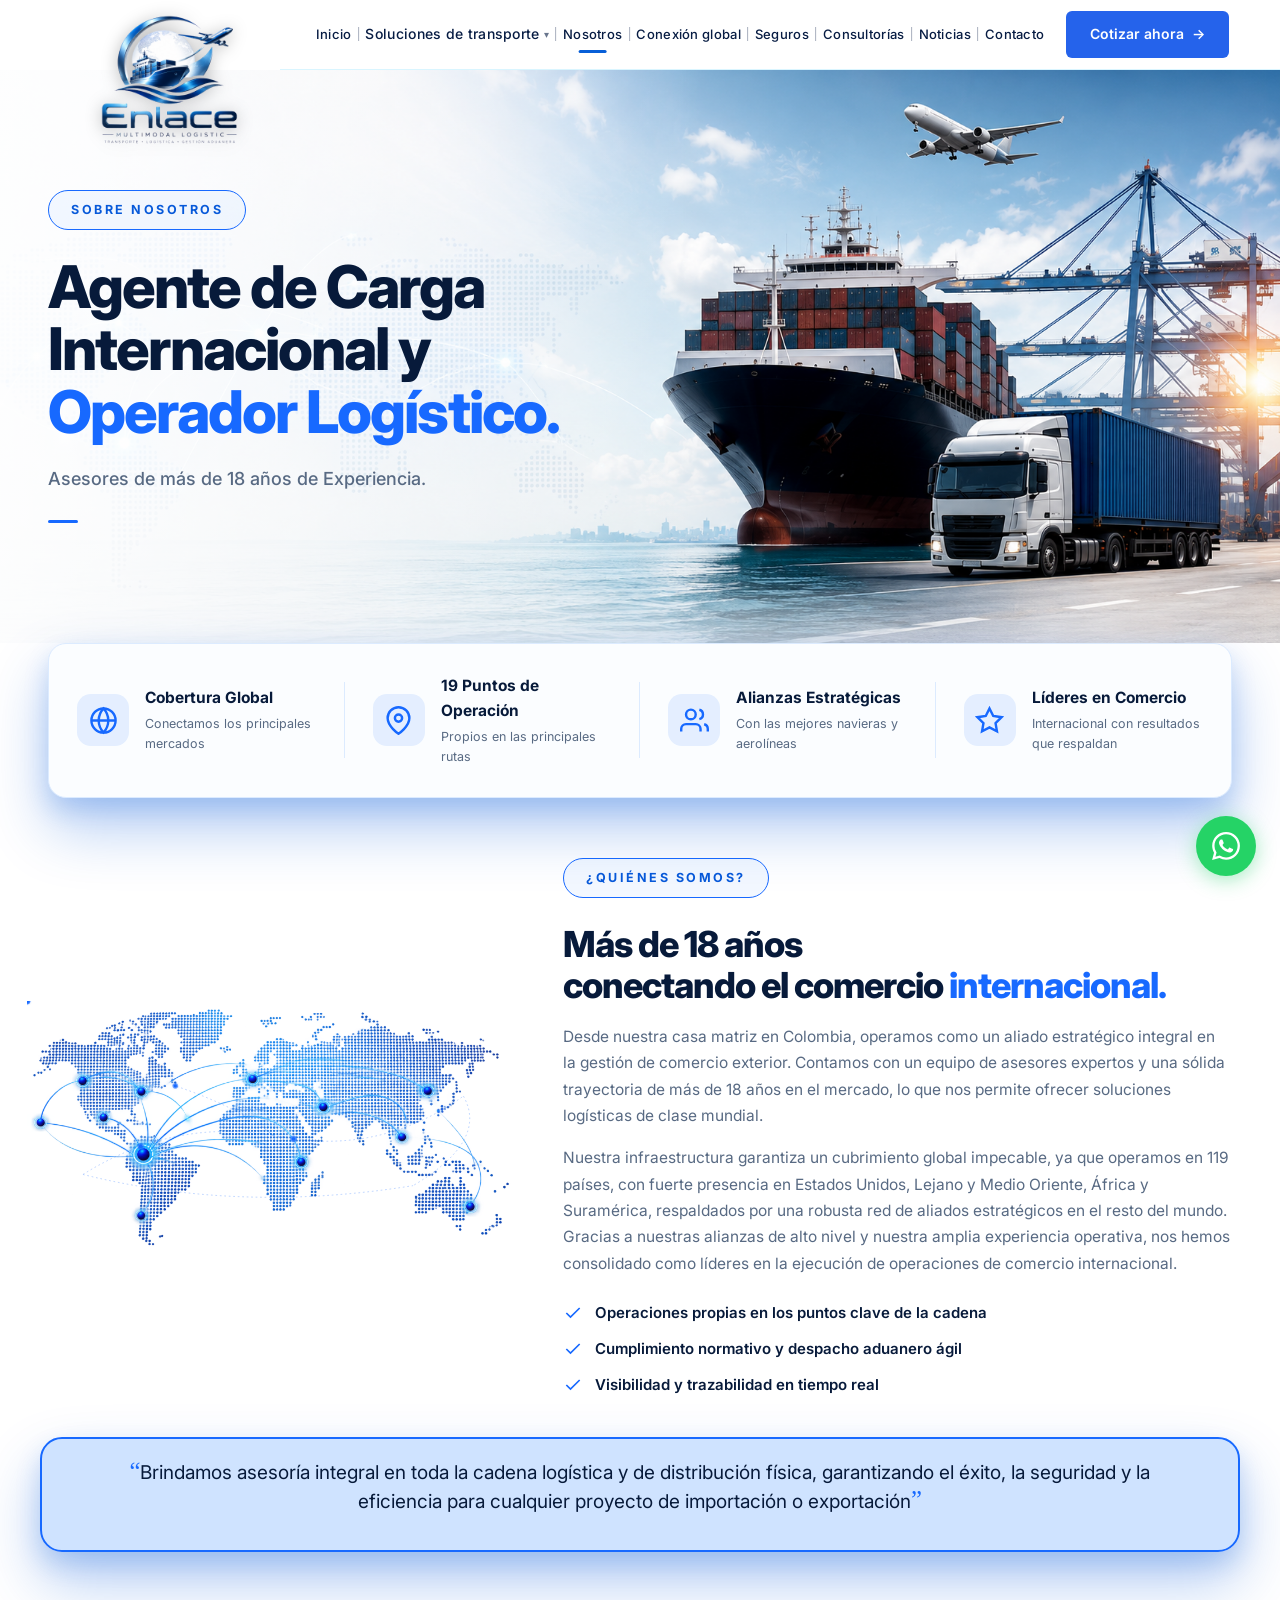
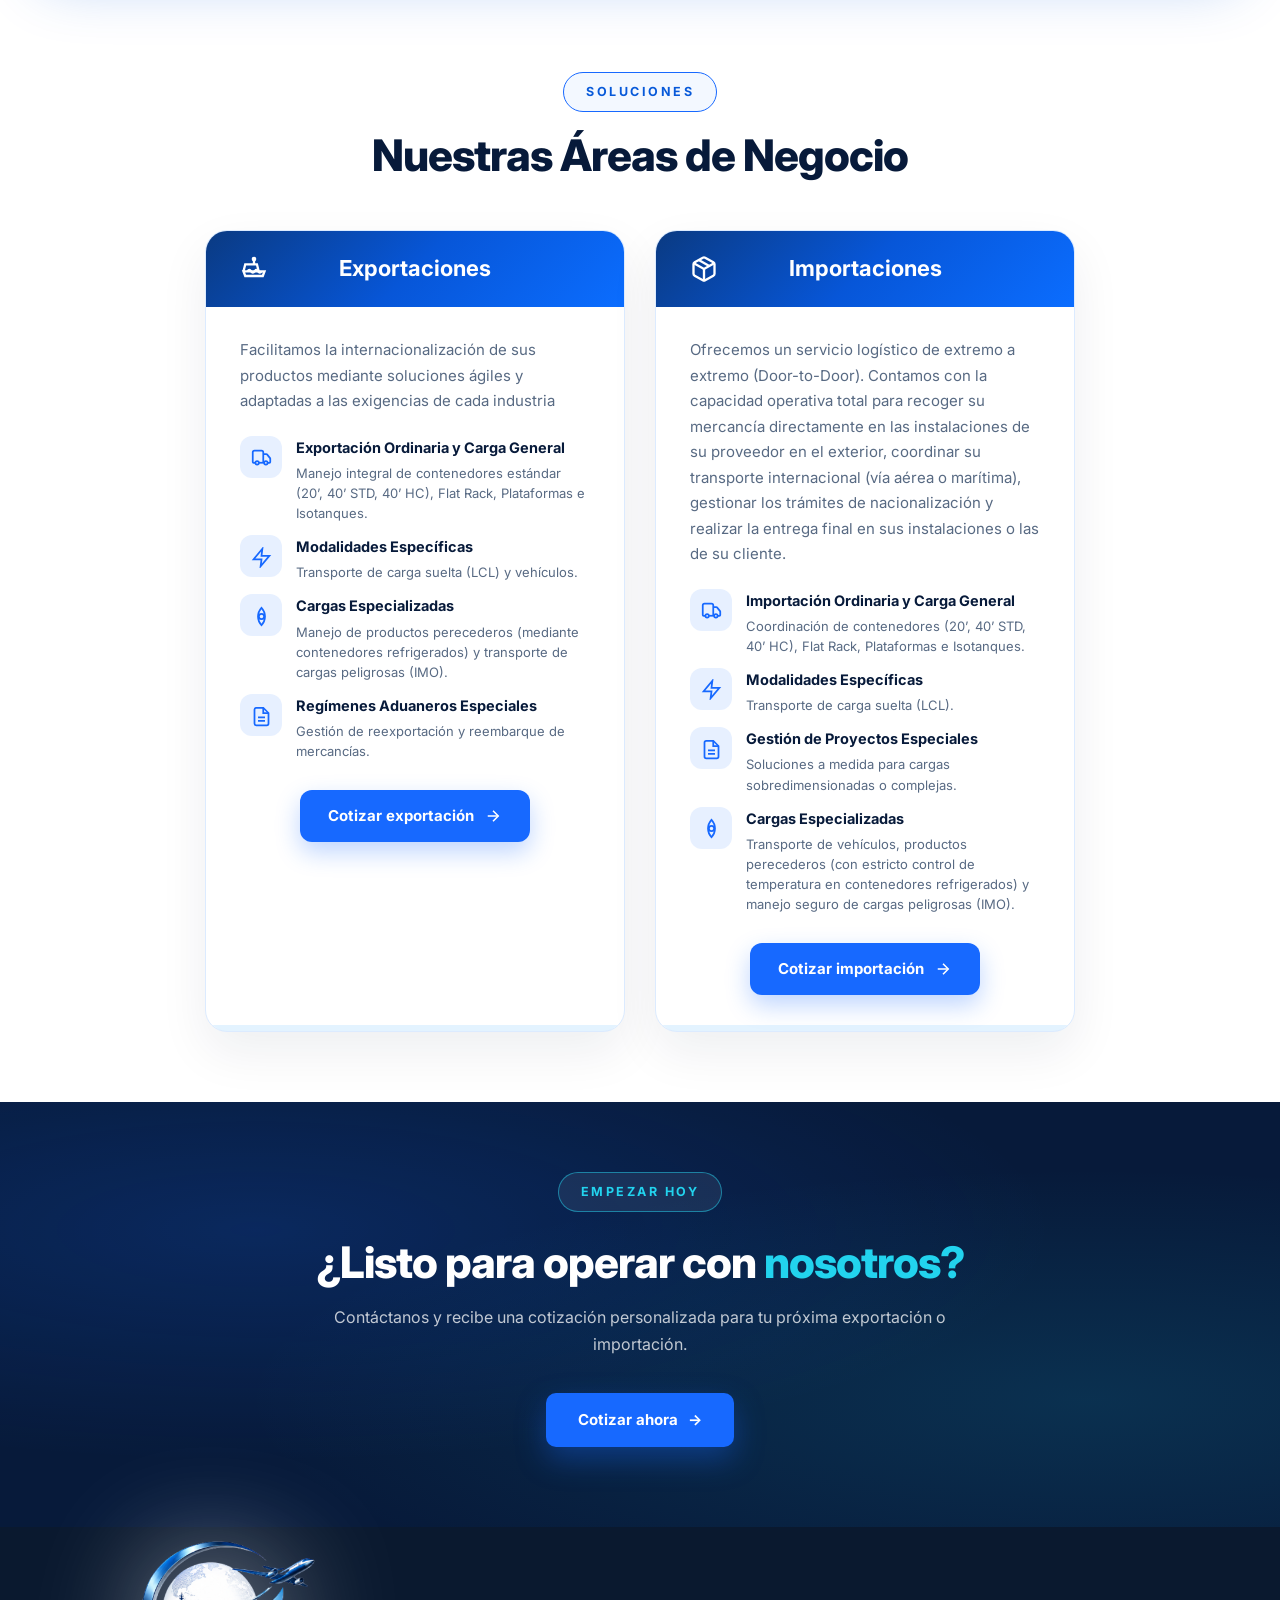
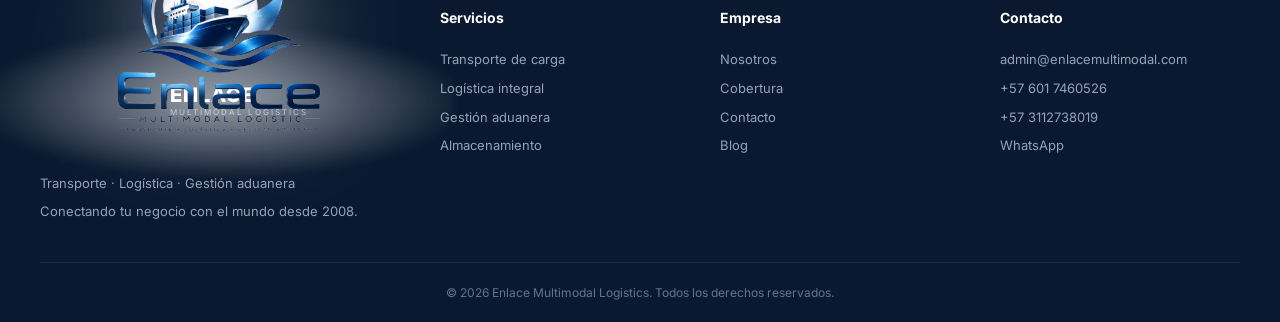
<file: nosotros.html>
<!DOCTYPE html>
<html lang="es">
<head>
  <meta charset="UTF-8" />
  <meta name="viewport" content="width=device-width, initial-scale=1.0" />
  <meta name="description" content="Enlace Multimodal Logistics: Agente de Carga Internacional y Operador Logístico con más de 18 años de experiencia. Conoce quiénes somos y nuestras áreas de negocio." />
  <title>Enlace Multimodal | Nosotros</title>
  <link rel="preconnect" href="https://fonts.googleapis.com">
  <link rel="preconnect" href="https://fonts.gstatic.com" crossorigin>
  <link href="https://fonts.googleapis.com/css2?family=Inter:wght@400;500;600;700;800&display=swap" rel="stylesheet">
  <link rel="stylesheet" href="styles.css?v=118" />
  <link rel="icon" type="image/png" href="favicon1.png" />
</head>
<body class="navbar-light">
  <!-- LOGO FIJO -->
  <a href="index.html" class="fixed-logo">
    <img src="logo.png" alt="Enlace Multimodal Logistics" />
  </a>

    <!-- NAVBAR -->
  <header class="navbar" id="navbar">
    <div class="nav-container">

      <nav class="nav-links">
        <a href="index.html">Inicio</a>
        <div class="nav-dropdown">
          <a href="javascript:void(0)">Soluciones de transporte <span class="arrow-down">▾</span></a>
          <div class="nav-dropdown-menu">
            <a href="transporte-aereo.html">Transporte Aéreo</a>
            <a href="transporte-maritimo.html">Transporte Marítimo</a>
            <a href="transporte-terrestre.html">Transporte Terrestre</a>
            <a href="transporte-otm.html">Transporte OTM</a>
          </div>
        </div>
        <a href="nosotros.html" class="active">Nosotros</a>
        <a href="index.html#cobertura">Conexión global</a>
        <a href="seguros.html">Seguros</a>
        <a href="consultorias.html">Consultorías</a>
        <a href="noticias.html">Noticias</a>
        <a href="index.html#contacto">Contacto</a>
      </nav>
      <a class="nav-cta" href="index.html#contacto">Cotizar ahora <span class="arrow-right">&rarr;</span></a>
      <button class="nav-toggle" aria-label="Menú" id="navToggle">
        <span></span><span></span><span></span>
      </button>
    </div>
  </header>

  <!-- MOBILE MENU -->
  <div class="mobile-menu" id="mobileMenu">
    <a href="index.html">Inicio</a>
    <a href="transporte-aereo.html">Transporte Aéreo</a>
    <a href="transporte-maritimo.html">Transporte Marítimo</a>
    <a href="transporte-terrestre.html">Transporte Terrestre</a>
    <a href="transporte-otm.html">Transporte OTM</a>
    <a href="nosotros.html">Nosotros</a>
    <a href="index.html#cobertura">Conexión global</a>
    <a href="seguros.html">Seguros</a>
    <a href="consultorias.html">Consultorías</a>
    <a href="noticias.html">Noticias</a>
    <a href="index.html#contacto">Contacto</a>
  </div>



  <main>

    <!-- HERO -->
    <section class="no-hero">
      <div class="no-hero-bg" aria-hidden="true">
        <img src="nosotros.png" alt="" />
      </div>
      <div class="no-hero-inner">
        <div class="no-hero-text">
          <span class="no-pill">SOBRE NOSOTROS</span>
          <h1>Agente de Carga<br>Internacional y<br><span>Operador Logístico.</span></h1>
          <p class="no-hero-sub">Asesores de más de 18 años de Experiencia.</p>
          <div class="no-hero-line"></div>
        </div>
      </div>
    </section>

    <!-- INDICADORES -->
    <section class="no-indicators">
      <div class="no-hero-inner">
        <div class="no-indicators-bar">
          <div class="no-indicator">
            <div class="no-indicator-icon">
              <svg viewBox="0 0 24 24" fill="none" stroke="currentColor" stroke-width="2"><circle cx="12" cy="12" r="10"/><line x1="2" y1="12" x2="22" y2="12"/><path d="M12 2a15.3 15.3 0 0 1 4 10 15.3 15.3 0 0 1-4 10 15.3 15.3 0 0 1-4-10 15.3 15.3 0 0 1 4-10z"/></svg>
            </div>
            <div>
              <h3>Cobertura Global</h3>
              <p>Conectamos los principales mercados</p>
            </div>
          </div>
          <div class="no-indicator">
            <div class="no-indicator-icon">
              <svg viewBox="0 0 24 24" fill="none" stroke="currentColor" stroke-width="2"><path d="M21 10c0 7-9 13-9 13s-9-6-9-13a9 9 0 0 1 18 0z"/><circle cx="12" cy="10" r="3"/></svg>
            </div>
            <div>
              <h3>19 Puntos de Operación</h3>
              <p>Propios en las principales rutas</p>
            </div>
          </div>
          <div class="no-indicator">
            <div class="no-indicator-icon">
              <svg viewBox="0 0 24 24" fill="none" stroke="currentColor" stroke-width="2"><path d="M17 21v-2a4 4 0 0 0-4-4H5a4 4 0 0 0-4 4v2"/><circle cx="9" cy="7" r="4"/><path d="M23 21v-2a4 4 0 0 0-3-3.87"/><path d="M16 3.13a4 4 0 0 1 0 7.75"/></svg>
            </div>
            <div>
              <h3>Alianzas Estratégicas</h3>
              <p>Con las mejores navieras y aerolíneas</p>
            </div>
          </div>
          <div class="no-indicator">
            <div class="no-indicator-icon">
              <svg viewBox="0 0 24 24" fill="none" stroke="currentColor" stroke-width="2"><path d="M12 2l3.09 6.26L22 9.27l-5 4.87 1.18 6.88L12 17.77l-6.18 3.25L7 14.14 2 9.27l6.91-1.01L12 2z"/></svg>
            </div>
            <div>
              <h3>Líderes en Comercio</h3>
              <p>Internacional con resultados que respaldan</p>
            </div>
          </div>
        </div>
      </div>
    </section>

    <!-- MAPA + TEXTO INSTITUCIONAL -->
    <section class="no-map-text">
      <div class="no-map-text-inner">
        <div class="no-map">
          <div class="no-map-globe">
            <img src="conexiones.png" alt="Cobertura global Enlace Multimodal" />
            <svg class="no-map-routes" viewBox="0 0 1748 900" fill="none" xmlns="http://www.w3.org/2000/svg" aria-hidden="true">
              <defs>
                <radialGradient id="noDotGlow" cx="50%" cy="50%" r="50%">
                  <stop offset="0%" stop-color="#1769FF" stop-opacity="1"/>
                  <stop offset="70%" stop-color="#1769FF" stop-opacity="0.55"/>
                  <stop offset="100%" stop-color="#1769FF" stop-opacity="0"/>
                </radialGradient>
              </defs>
              <g class="no-route-line" opacity="0.5">
                <path d="M 200 620 Q 520 420 880 480"/>
                <path d="M 880 480 Q 1250 560 1560 340"/>
                <path d="M 200 620 Q 760 760 1380 660"/>
                <path d="M 1560 340 Q 1650 500 1380 660"/>
                <path d="M 520 300 Q 760 380 880 480"/>
              </g>
              <g class="no-route-dot">
                <circle r="14" fill="url(#noDotGlow)">
                  <animateMotion dur="5s" repeatCount="indefinite" path="M 200 620 Q 520 420 880 480"/>
                </circle>
                <circle r="6" fill="#1769FF">
                  <animateMotion dur="5s" repeatCount="indefinite" path="M 200 620 Q 520 420 880 480"/>
                </circle>
              </g>
              <g class="no-route-dot">
                <circle r="14" fill="url(#noDotGlow)">
                  <animateMotion dur="6s" begin="1s" repeatCount="indefinite" path="M 880 480 Q 1250 560 1560 340"/>
                </circle>
                <circle r="6" fill="#1769FF">
                  <animateMotion dur="6s" begin="1s" repeatCount="indefinite" path="M 880 480 Q 1250 560 1560 340"/>
                </circle>
              </g>
              <g class="no-route-dot">
                <circle r="14" fill="url(#noDotGlow)">
                  <animateMotion dur="7s" begin="2s" repeatCount="indefinite" path="M 200 620 Q 760 760 1380 660"/>
                </circle>
                <circle r="6" fill="#1769FF">
                  <animateMotion dur="7s" begin="2s" repeatCount="indefinite" path="M 200 620 Q 760 760 1380 660"/>
                </circle>
              </g>
              <g class="no-route-dot">
                <circle r="14" fill="url(#noDotGlow)">
                  <animateMotion dur="6.5s" begin="3s" repeatCount="indefinite" path="M 1560 340 Q 1650 500 1380 660"/>
                </circle>
                <circle r="6" fill="#1769FF">
                  <animateMotion dur="6.5s" begin="3s" repeatCount="indefinite" path="M 1560 340 Q 1650 500 1380 660"/>
                </circle>
              </g>
              <g class="no-route-dot">
                <circle r="12" fill="url(#noDotGlow)">
                  <animateMotion dur="4.5s" begin="1.5s" repeatCount="indefinite" path="M 520 300 Q 760 380 880 480"/>
                </circle>
                <circle r="5" fill="#1769FF">
                  <animateMotion dur="4.5s" begin="1.5s" repeatCount="indefinite" path="M 520 300 Q 760 380 880 480"/>
                </circle>
              </g>
            </svg>
          </div>
        </div>
        <div class="no-map-copy">
          <span class="no-pill">¿QUIÉNES SOMOS?</span>
          <h2>Más de 18 años<br>conectando el comercio <span>internacional.</span></h2>
          <p>Desde nuestra casa matriz en Colombia, operamos como un aliado estratégico integral en la gestión de comercio exterior. Contamos con un equipo de asesores expertos y una sólida trayectoria de más de 18 años en el mercado, lo que nos permite ofrecer soluciones logísticas de clase mundial.</p>
          <p>Nuestra infraestructura garantiza un cubrimiento global impecable, ya que operamos en 119 países, con fuerte presencia en Estados Unidos, Lejano y Medio Oriente, África y Suramérica, respaldados por una robusta red de aliados estratégicos en el resto del mundo. Gracias a nuestras alianzas de alto nivel y nuestra amplia experiencia operativa, nos hemos consolidado como líderes en la ejecución de operaciones de comercio internacional.</p>
          <ul class="no-check-list">
            <li>
              <svg viewBox="0 0 24 24" fill="none" stroke="currentColor" stroke-width="2"><polyline points="20 6 9 17 4 12"/></svg>
              Operaciones propias en los puntos clave de la cadena
            </li>
            <li>
              <svg viewBox="0 0 24 24" fill="none" stroke="currentColor" stroke-width="2"><polyline points="20 6 9 17 4 12"/></svg>
              Cumplimiento normativo y despacho aduanero ágil
            </li>
            <li>
              <svg viewBox="0 0 24 24" fill="none" stroke="currentColor" stroke-width="2"><polyline points="20 6 9 17 4 12"/></svg>
              Visibilidad y trazabilidad en tiempo real
            </li>
          </ul>
        </div>
      </div>
      <div class="no-map-quote">
        <blockquote>
          <p><span class="no-q">“</span>Brindamos asesoría integral en toda la cadena logística y de distribución física, garantizando el éxito, la seguridad y la eficiencia para cualquier proyecto de importación o exportación<span class="no-q">”</span></p>
        </blockquote>
      </div>
    </section>

    <!-- ÁREAS DE NEGOCIO -->
    <section class="no-areas">
      <div class="no-areas-head">
        <span class="no-pill">SOLUCIONES</span>
        <h2>Nuestras Áreas de Negocio</h2>
      </div>
      <div class="no-areas-grid">
        <div class="no-area-card">
          <div class="no-area-head">
            <svg viewBox="0 0 24 24" fill="none" stroke="currentColor" stroke-width="2"><path d="M3 14l1.5-6h10l1.5 6"/><path d="M3 14h18l-1.5 4H4.5z"/><path d="M12 8V3.5"/><circle cx="12" cy="3.5" r="1"/><path d="M6.5 14c1-1.5 2-1.5 3 0s2 1.5 3 0 2-1.5 3 0 2 1.5 3 0"/></svg>
            <h3>Exportaciones</h3>
            <svg class="header-waves" viewBox="0 0 200 120" fill="none" xmlns="http://www.w3.org/2000/svg" aria-hidden="true">
              <g class="header-waves-g">
                <path d="M-10 20 Q 40 20 70 45 T 160 85 T 230 105" stroke="rgba(120,200,255,0.16)" stroke-width="1"/>
                <path d="M-10 35 Q 40 35 70 60 T 160 100 T 230 120" stroke="rgba(120,200,255,0.16)" stroke-width="1"/>
                <path d="M-10 50 Q 40 50 70 75 T 160 115 T 230 135" stroke="rgba(120,200,255,0.10)" stroke-width="1"/>
                <path d="M-10 65 Q 40 65 70 90 T 160 130 T 230 150" stroke="rgba(120,200,255,0.16)" stroke-width="1"/>
                <path d="M-10 80 Q 40 80 70 105 T 160 145 T 230 165" stroke="rgba(120,200,255,0.10)" stroke-width="1"/>
                <path d="M-10 95 Q 40 95 70 120 T 160 160 T 230 180" stroke="rgba(120,200,255,0.16)" stroke-width="1"/>
              </g>
            </svg>
          </div>
          <div class="no-area-body">
            <p>Facilitamos la internacionalización de sus productos mediante soluciones ágiles y adaptadas a las exigencias de cada industria</p>
            <ul class="no-area-list no-area-list--exp">
              <li>
                <span class="nal-icon">
                  <svg viewBox="0 0 24 24" fill="none" stroke="currentColor" stroke-width="2"><path d="M14 18V6a2 2 0 0 0-2-2H4a2 2 0 0 0-2 2v11a1 1 0 0 0 1 1h2"/><path d="M15 18H9"/><path d="M19 18h2a1 1 0 0 0 1-1v-3.65a1 1 0 0 0-.22-.624l-3.48-4.35A1 1 0 0 0 17.52 8H14"/><circle cx="17" cy="18" r="2"/><circle cx="7" cy="18" r="2"/></svg>
                </span>
                <div class="nal-text">
                  <strong>Exportación Ordinaria y Carga General</strong>
                  <span>Manejo integral de contenedores estándar (20’, 40’ STD, 40’ HC), Flat Rack, Plataformas e Isotanques.</span>
                </div>
              </li>
              <li>
                <span class="nal-icon">
                  <svg viewBox="0 0 24 24" fill="none" stroke="currentColor" stroke-width="2"><polygon points="13 2 3 14 12 14 11 22 21 10 12 10 13 2"/></svg>
                </span>
                <div class="nal-text">
                  <strong>Modalidades Específicas</strong>
                  <span>Transporte de carga suelta (LCL) y vehículos.</span>
                </div>
              </li>
              <li>
                <span class="nal-icon">
                  <svg viewBox="0 0 24 24" fill="none" stroke="currentColor" stroke-width="2"><path d="M12 2a15.3 15.3 0 0 1 4 10 15.3 15.3 0 0 1-4 10 15.3 15.3 0 0 1-4-10 15.3 15.3 0 0 1 4-10z"/><circle cx="12" cy="12" r="3"/></svg>
                </span>
                <div class="nal-text">
                  <strong>Cargas Especializadas</strong>
                  <span>Manejo de productos perecederos (mediante contenedores refrigerados) y transporte de cargas peligrosas (IMO).</span>
                </div>
              </li>
              <li>
                <span class="nal-icon">
                  <svg viewBox="0 0 24 24" fill="none" stroke="currentColor" stroke-width="2"><path d="M14 2H6a2 2 0 0 0-2 2v16a2 2 0 0 0 2 2h12a2 2 0 0 0 2-2V8z"/><polyline points="14 2 14 8 20 8"/><line x1="16" y1="13" x2="8" y2="13"/><line x1="16" y1="17" x2="8" y2="17"/></svg>
                </span>
                <div class="nal-text">
                  <strong>Regímenes Aduaneros Especiales</strong>
                  <span>Gestión de reexportación y reembarque de mercancías.</span>
                </div>
              </li>
            </ul>
            <a class="no-area-cta" href="index.html#contacto">Cotizar exportación
              <svg viewBox="0 0 24 24" fill="none" stroke="currentColor" stroke-width="2"><line x1="5" y1="12" x2="19" y2="12"/><polyline points="12 5 19 12 12 19"/></svg>
            </a>
          </div>
        </div>

        <div class="no-area-card">
          <div class="no-area-head">
            <svg viewBox="0 0 24 24" fill="none" stroke="currentColor" stroke-width="2"><path d="M11 21.73a2 2 0 0 0 2 0l7-4A2 2 0 0 0 21 16V8a2 2 0 0 0-1-1.73l-7-4a2 2 0 0 0-2 0l-7 4A2 2 0 0 0 3 8v8a2 2 0 0 0 1 1.73z"/><path d="M12 22V12"/><polyline points="3.29 7 12 12 20.71 7"/><path d="m7.5 4.27 9 5.15"/></svg>
            <h3>Importaciones</h3>
            <svg class="header-waves" viewBox="0 0 200 120" fill="none" xmlns="http://www.w3.org/2000/svg" aria-hidden="true">
              <g class="header-waves-g">
                <path d="M-10 20 Q 40 20 70 45 T 160 85 T 230 105" stroke="rgba(120,200,255,0.16)" stroke-width="1"/>
                <path d="M-10 35 Q 40 35 70 60 T 160 100 T 230 120" stroke="rgba(120,200,255,0.16)" stroke-width="1"/>
                <path d="M-10 50 Q 40 50 70 75 T 160 115 T 230 135" stroke="rgba(120,200,255,0.10)" stroke-width="1"/>
                <path d="M-10 65 Q 40 65 70 90 T 160 130 T 230 150" stroke="rgba(120,200,255,0.16)" stroke-width="1"/>
                <path d="M-10 80 Q 40 80 70 105 T 160 145 T 230 165" stroke="rgba(120,200,255,0.10)" stroke-width="1"/>
                <path d="M-10 95 Q 40 95 70 120 T 160 160 T 230 180" stroke="rgba(120,200,255,0.16)" stroke-width="1"/>
              </g>
            </svg>
          </div>
          <div class="no-area-body">
            <p>Ofrecemos un servicio logístico de extremo a extremo (Door-to-Door). Contamos con la capacidad operativa total para recoger su mercancía directamente en las instalaciones de su proveedor en el exterior, coordinar su transporte internacional (vía aérea o marítima), gestionar los trámites de nacionalización y realizar la entrega final en sus instalaciones o las de su cliente.</p>
            <ul class="no-area-list no-area-list--exp">
              <li>
                <span class="nal-icon">
                  <svg viewBox="0 0 24 24" fill="none" stroke="currentColor" stroke-width="2"><path d="M14 18V6a2 2 0 0 0-2-2H4a2 2 0 0 0-2 2v11a1 1 0 0 0 1 1h2"/><path d="M15 18H9"/><path d="M19 18h2a1 1 0 0 0 1-1v-3.65a1 1 0 0 0-.22-.624l-3.48-4.35A1 1 0 0 0 17.52 8H14"/><circle cx="17" cy="18" r="2"/><circle cx="7" cy="18" r="2"/></svg>
                </span>
                <div class="nal-text">
                  <strong>Importación Ordinaria y Carga General</strong>
                  <span>Coordinación de contenedores (20’, 40’ STD, 40’ HC), Flat Rack, Plataformas e Isotanques.</span>
                </div>
              </li>
              <li>
                <span class="nal-icon">
                  <svg viewBox="0 0 24 24" fill="none" stroke="currentColor" stroke-width="2"><polygon points="13 2 3 14 12 14 11 22 21 10 12 10 13 2"/></svg>
                </span>
                <div class="nal-text">
                  <strong>Modalidades Específicas</strong>
                  <span>Transporte de carga suelta (LCL).</span>
                </div>
              </li>
              <li>
                <span class="nal-icon">
                  <svg viewBox="0 0 24 24" fill="none" stroke="currentColor" stroke-width="2"><path d="M14 2H6a2 2 0 0 0-2 2v16a2 2 0 0 0 2 2h12a2 2 0 0 0 2-2V8z"/><polyline points="14 2 14 8 20 8"/><line x1="16" y1="13" x2="8" y2="13"/><line x1="16" y1="17" x2="8" y2="17"/></svg>
                </span>
                <div class="nal-text">
                  <strong>Gestión de Proyectos Especiales</strong>
                  <span>Soluciones a medida para cargas sobredimensionadas o complejas.</span>
                </div>
              </li>
              <li>
                <span class="nal-icon">
                  <svg viewBox="0 0 24 24" fill="none" stroke="currentColor" stroke-width="2"><path d="M12 2a15.3 15.3 0 0 1 4 10 15.3 15.3 0 0 1-4 10 15.3 15.3 0 0 1-4-10 15.3 15.3 0 0 1 4-10z"/><circle cx="12" cy="12" r="3"/></svg>
                </span>
                <div class="nal-text">
                  <strong>Cargas Especializadas</strong>
                  <span>Transporte de vehículos, productos perecederos (con estricto control de temperatura en contenedores refrigerados) y manejo seguro de cargas peligrosas (IMO).</span>
                </div>
              </li>
            </ul>
            <a class="no-area-cta" href="index.html#contacto">Cotizar importación
              <svg viewBox="0 0 24 24" fill="none" stroke="currentColor" stroke-width="2"><line x1="5" y1="12" x2="19" y2="12"/><polyline points="12 5 19 12 12 19"/></svg>
            </a>
          </div>
        </div>
      </div>
    </section>

    <!-- FONDO NAVY -->
    <section class="no-navy">
      <div class="no-navy-inner">
        <span class="no-pill">EMPEZAR HOY</span>
        <h2>¿Listo para operar con <span>nosotros?</span></h2>
        <p>Contáctanos y recibe una cotización personalizada para tu próxima exportación o importación.</p>
        <a class="no-navy-cta" href="index.html#contacto">Cotizar ahora <span>→</span></a>
      </div>
    </section>

  </main>

  <!-- FOOTER -->
  <footer class="footer">
    <div class="container footer-grid">
      <div class="footer-brand">
        <a class="nav-brand" href="index.html#inicio">
        <img src="logo.png" alt="Enlace Multimodal Logistics" class="brand-logo" />
          <div class="brand-text">
            <span class="brand-name">ENLACE</span>
            <span class="brand-sub">MULTIMODAL LOGISTICS</span>
          </div>
        </a>
        <p>Transporte · Logística · Gestión aduanera</p>
        <p>Conectando tu negocio con el mundo desde 2008.</p>
      </div>
      <div class="footer-col">
        <strong>Servicios</strong>
        <a href="index.html#servicios">Transporte de carga</a>
        <a href="index.html#servicios">Logística integral</a>
        <a href="index.html#servicios">Gestión aduanera</a>
        <a href="index.html#servicios">Almacenamiento</a>
      </div>
      <div class="footer-col">
        <strong>Empresa</strong>
        <a href="nosotros.html">Nosotros</a>
        <a href="index.html#cobertura">Cobertura</a>
        <a href="index.html#contacto">Contacto</a>
        <a href="#">Blog</a>
      </div>
      <div class="footer-col">
        <strong>Contacto</strong>
        <a href="mailto:admin@enlacemultimodal.com">admin@enlacemultimodal.com</a>
        <a href="tel:+576017460526">+57 601 7460526</a>
        <a href="tel:+573112738019">+57 3112738019</a>
        <a href="https://wa.me/573112738019" target="_blank" rel="noreferrer">WhatsApp</a>
      </div>
    </div>
    <div class="footer-bottom container">
      <p>© 2026 Enlace Multimodal Logistics. Todos los derechos reservados.</p>
    </div>
  </footer>

  <!-- WHATSAPP -->
  <a class="whatsapp-float" href="https://wa.me/573112738019" target="_blank" rel="noreferrer" aria-label="Contactar por WhatsApp">
    <svg viewBox="0 0 24 24" fill="white" width="28" height="28"><path d="M17.472 14.382c-.297-.149-1.758-.867-2.03-.967-.273-.099-.471-.148-.67.15-.197.297-.767.966-.94 1.164-.173.199-.347.223-.644.075-.297-.15-1.255-.463-2.39-1.475-.883-.788-1.48-1.761-1.653-2.059-.173-.297-.018-.458.13-.606.134-.133.298-.347.446-.52.149-.174.198-.298.298-.497.099-.198.05-.371-.025-.52-.075-.149-.669-1.612-.916-2.207-.242-.579-.487-.5-.669-.51-.173-.008-.371-.01-.57-.01-.198 0-.52.074-.792.372-.272.297-1.04 1.016-1.04 2.479 0 1.462 1.065 2.875 1.213 3.074.149.198 2.096 3.2 5.077 4.487.709.306 1.262.489 1.694.625.712.227 1.36.195 1.871.118.571-.085 1.758-.719 2.006-1.413.248-.694.248-1.289.173-1.413-.074-.124-.272-.198-.57-.347m-5.421 7.403h-.004a9.87 9.87 0 01-5.031-1.378l-.361-.214-3.741.982.998-3.648-.235-.374a9.86 9.86 0 01-1.51-5.26c.001-5.45 4.436-9.884 9.888-9.884 2.64 0 5.122 1.03 6.988 2.898a9.825 9.825 0 012.893 6.994c-.003 5.45-4.437 9.884-9.885 9.884m8.413-18.297A11.815 11.815 0 0012.05 0C5.495 0 .16 5.335.157 11.892c0 2.096.547 4.142 1.588 5.945L.057 24l6.305-1.654a11.882 11.882 0 005.683 1.448h.005c6.554 0 11.89-5.335 11.893-11.893a11.821 11.821 0 00-3.48-8.413z"/></svg>
  </a>

  <script src="script.js"></script>
</body>
</html>
</file>
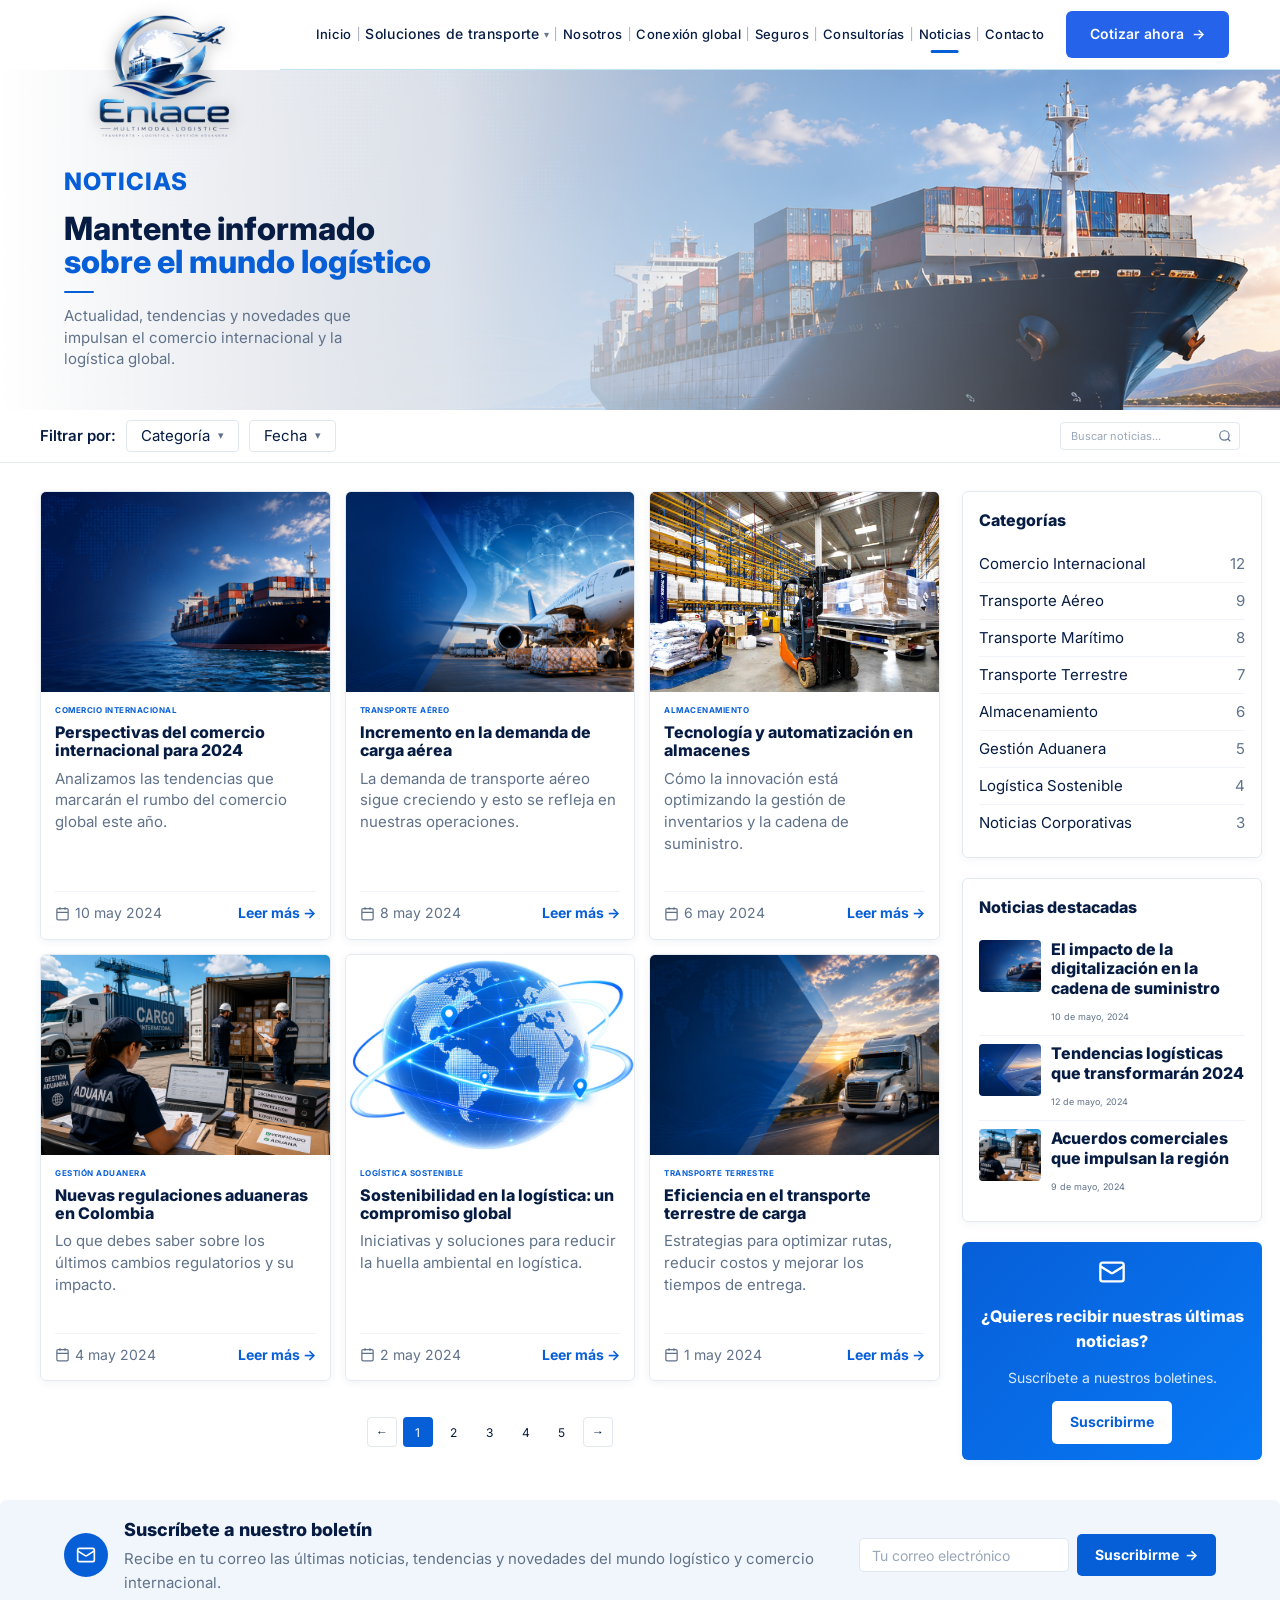
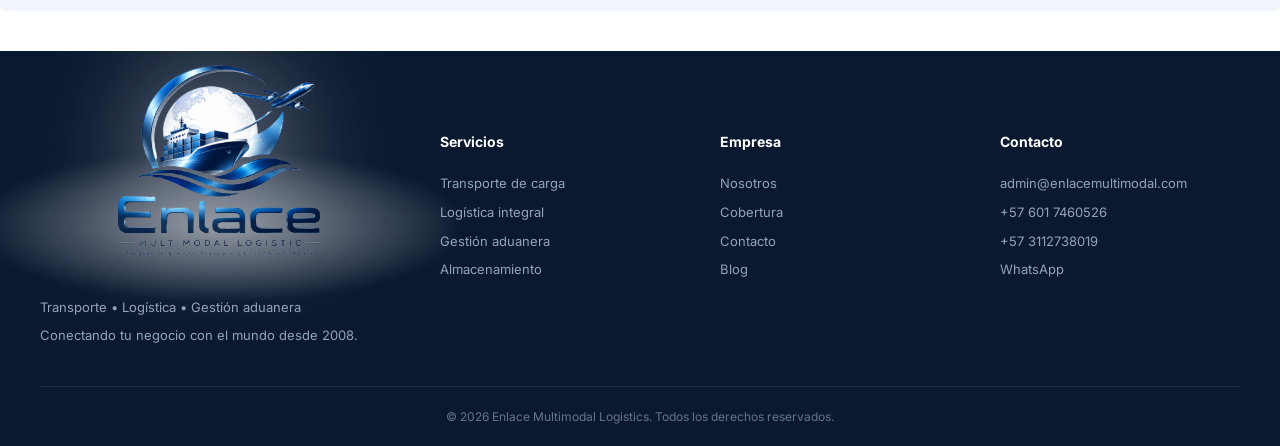
<file: noticias.html>
<!DOCTYPE html>
<html lang="es">
<head>
  <meta charset="UTF-8" />
  <meta name="viewport" content="width=device-width, initial-scale=1.0" />
  <meta name="description" content="Enlace Multimodal Logistics: Noticias, actualidad y tendencias del comercio internacional y la logística global." />
  <title>Enlace Multimodal | Noticias</title>
  <link rel="preconnect" href="https://fonts.googleapis.com">
  <link rel="preconnect" href="https://fonts.gstatic.com" crossorigin>
  <link href="https://fonts.googleapis.com/css2?family=Inter:wght@400;500;600;700;800&display=swap" rel="stylesheet">
  <link rel="stylesheet" href="styles.css?v=118" />
  <link rel="icon" type="image/png" href="favicon1.png" />
</head>
<body class="navbar-light has-light-header">
  <!-- LOGO FIJO -->
  <a href="index.html" class="fixed-logo">
    <img src="logo.png" alt="Enlace Multimodal Logistics" />
  </a>

  <!-- NAVBAR -->
  <header class="navbar" id="navbar">
    <div class="nav-container">

      <nav class="nav-links">
        <a href="index.html">Inicio</a>
        <div class="nav-dropdown">
          <a href="javascript:void(0)">Soluciones de transporte <span class="arrow-down">▾</span></a>
          <div class="nav-dropdown-menu">
            <a href="transporte-aereo.html">Transporte Aéreo</a>
            <a href="transporte-maritimo.html">Transporte Marítimo</a>
            <a href="transporte-terrestre.html">Transporte Terrestre</a>
            <a href="transporte-otm.html">Transporte OTM</a>
          </div>
        </div>
        <a href="nosotros.html">Nosotros</a>
        <a href="index.html#cobertura">Conexión global</a>
        <a href="seguros.html">Seguros</a>
        <a href="consultorias.html">Consultorías</a>
        <a href="noticias.html" class="active">Noticias</a>
        <a href="index.html#contacto">Contacto</a>
      </nav>
      <a class="nav-cta" href="index.html#contacto">Cotizar ahora <span class="arrow-right">→</span></a>
      <button class="nav-toggle" aria-label="Menú" id="navToggle">
        <span></span><span></span><span></span>
      </button>
    </div>
  </header>

  <!-- MOBILE MENU -->
  <div class="mobile-menu" id="mobileMenu">
    <a href="index.html">Inicio</a>
    <a href="transporte-aereo.html">Transporte Aéreo</a>
    <a href="transporte-maritimo.html">Transporte Marítimo</a>
    <a href="transporte-terrestre.html">Transporte Terrestre</a>
    <a href="transporte-otm.html">Transporte OTM</a>
    <a href="nosotros.html">Nosotros</a>
    <a href="index.html#cobertura">Conexión global</a>
    <a href="seguros.html">Seguros</a>
    <a href="consultorias.html">Consultorías</a>
    <a href="noticias.html">Noticias</a>
    <a href="index.html#contacto">Contacto</a>
  </div>

  <main>

    <!-- HERO DE NOTICIAS -->
    <section class="nt-hero">
      <div class="nt-hero-bg" aria-hidden="true">
        <img src="maritimo.png" alt="" />
      </div>
      <div class="nt-hero-inner">
        <div class="nt-hero-content">
          <span class="nt-hero-tag">NOTICIAS</span>
          <h1>Mantente informado<br><span>sobre el mundo logístico</span></h1>
          <div class="nt-hero-line"></div>
          <p class="nt-hero-desc">Actualidad, tendencias y novedades que impulsan el comercio internacional y la logística global.</p>
        </div>
      </div>
    </section>

    <!-- BARRA DE FILTROS -->
    <div class="nt-filters">
      <div class="container">
        <span class="nt-filter-label">Filtrar por:</span>
        <div class="nt-filter-btn">Categoría <span class="caret">▾</span></div>
        <div class="nt-filter-btn">Fecha <span class="caret">▾</span></div>
        <div class="nt-search">
          <input type="text" placeholder="Buscar noticias..." />
          <svg viewBox="0 0 24 24" fill="none" stroke="currentColor" stroke-width="2"><circle cx="11" cy="11" r="8"/><path d="m21 21-4.3-4.3"/></svg>
        </div>
      </div>
    </div>

    <!-- CONTENIDO PRINCIPAL -->
    <div class="container nt-layout">
      <div class="nt-grid">
        <article class="nt-card">
          <div class="nt-card-img"><img src="maritimo.png" alt="" /></div>
          <div class="nt-card-body">
            <span class="nt-card-cat">COMERCIO INTERNACIONAL</span>
            <h3>Perspectivas del comercio internacional para 2024</h3>
            <p>Analizamos las tendencias que marcarán el rumbo del comercio global este año.</p>
            <div class="nt-card-foot">
              <span class="nt-date"><svg viewBox="0 0 24 24" fill="none" stroke="currentColor" stroke-width="2"><rect width="18" height="18" x="3" y="4" rx="2"/><path d="M16 2v4M8 2v4M3 10h18"/></svg> 10 may 2024</span>
              <a href="#" class="nt-read">Leer más <span>→</span></a>
            </div>
          </div>
        </article>

        <article class="nt-card">
          <div class="nt-card-img"><img src="solucionestransporte2.png" alt="" /></div>
          <div class="nt-card-body">
            <span class="nt-card-cat">TRANSPORTE AÉREO</span>
            <h3>Incremento en la demanda de carga aérea</h3>
            <p>La demanda de transporte aéreo sigue creciendo y esto se refleja en nuestras operaciones.</p>
            <div class="nt-card-foot">
              <span class="nt-date"><svg viewBox="0 0 24 24" fill="none" stroke="currentColor" stroke-width="2"><rect width="18" height="18" x="3" y="4" rx="2"/><path d="M16 2v4M8 2v4M3 10h18"/></svg> 8 may 2024</span>
              <a href="#" class="nt-read">Leer más <span>→</span></a>
            </div>
          </div>
        </article>

        <article class="nt-card">
          <div class="nt-card-img"><img src="logistica1.jpg" alt="" /></div>
          <div class="nt-card-body">
            <span class="nt-card-cat">ALMACENAMIENTO</span>
            <h3>Tecnología y automatización en almacenes</h3>
            <p>Cómo la innovación está optimizando la gestión de inventarios y la cadena de suministro.</p>
            <div class="nt-card-foot">
              <span class="nt-date"><svg viewBox="0 0 24 24" fill="none" stroke="currentColor" stroke-width="2"><rect width="18" height="18" x="3" y="4" rx="2"/><path d="M16 2v4M8 2v4M3 10h18"/></svg> 6 may 2024</span>
              <a href="#" class="nt-read">Leer más <span>→</span></a>
            </div>
          </div>
        </article>

        <article class="nt-card">
          <div class="nt-card-img"><img src="Aduana.png" alt="" /></div>
          <div class="nt-card-body">
            <span class="nt-card-cat">GESTIÓN ADUANERA</span>
            <h3>Nuevas regulaciones aduaneras en Colombia</h3>
            <p>Lo que debes saber sobre los últimos cambios regulatorios y su impacto.</p>
            <div class="nt-card-foot">
              <span class="nt-date"><svg viewBox="0 0 24 24" fill="none" stroke="currentColor" stroke-width="2"><rect width="18" height="18" x="3" y="4" rx="2"/><path d="M16 2v4M8 2v4M3 10h18"/></svg> 4 may 2024</span>
              <a href="#" class="nt-read">Leer más <span>→</span></a>
            </div>
          </div>
        </article>

        <article class="nt-card">
          <div class="nt-card-img"><img src="Mundo.png" alt="" /></div>
          <div class="nt-card-body">
            <span class="nt-card-cat">LOGÍSTICA SOSTENIBLE</span>
            <h3>Sostenibilidad en la logística: un compromiso global</h3>
            <p>Iniciativas y soluciones para reducir la huella ambiental en logística.</p>
            <div class="nt-card-foot">
              <span class="nt-date"><svg viewBox="0 0 24 24" fill="none" stroke="currentColor" stroke-width="2"><rect width="18" height="18" x="3" y="4" rx="2"/><path d="M16 2v4M8 2v4M3 10h18"/></svg> 2 may 2024</span>
              <a href="#" class="nt-read">Leer más <span>→</span></a>
            </div>
          </div>
        </article>

        <article class="nt-card">
          <div class="nt-card-img"><img src="terrestre1.png" alt="" /></div>
          <div class="nt-card-body">
            <span class="nt-card-cat">TRANSPORTE TERRESTRE</span>
            <h3>Eficiencia en el transporte terrestre de carga</h3>
            <p>Estrategias para optimizar rutas, reducir costos y mejorar los tiempos de entrega.</p>
            <div class="nt-card-foot">
              <span class="nt-date"><svg viewBox="0 0 24 24" fill="none" stroke="currentColor" stroke-width="2"><rect width="18" height="18" x="3" y="4" rx="2"/><path d="M16 2v4M8 2v4M3 10h18"/></svg> 1 may 2024</span>
              <a href="#" class="nt-read">Leer más <span>→</span></a>
            </div>
          </div>
        </article>

        <!-- PAGINACIÓN -->
        <div class="nt-pagination">
          <button class="nt-page-btn" aria-label="Anterior"><span>←</span></button>
          <span class="nt-page active">1</span>
          <span class="nt-page">2</span>
          <span class="nt-page">3</span>
          <span class="nt-page">4</span>
          <span class="nt-page">5</span>
          <button class="nt-page-btn" aria-label="Siguiente"><span>→</span></button>
        </div>
      </div>

      <!-- SIDEBAR -->
      <aside class="nt-sidebar">
        <div class="nt-side-card">
          <h4>Categorías</h4>
          <ul class="nt-cats">
            <li><span>Comercio Internacional</span><em>12</em></li>
            <li><span>Transporte Aéreo</span><em>9</em></li>
            <li><span>Transporte Marítimo</span><em>8</em></li>
            <li><span>Transporte Terrestre</span><em>7</em></li>
            <li><span>Almacenamiento</span><em>6</em></li>
            <li><span>Gestión Aduanera</span><em>5</em></li>
            <li><span>Logística Sostenible</span><em>4</em></li>
            <li><span>Noticias Corporativas</span><em>3</em></li>
          </ul>
        </div>

        <div class="nt-side-card">
          <h4>Noticias destacadas</h4>
          <div class="nt-featured">
            <img src="maritimo.png" alt="" />
            <div>
              <h5>El impacto de la digitalización en la cadena de suministro</h5>
              <span>10 de mayo, 2024</span>
            </div>
          </div>
          <div class="nt-featured">
            <img src="solucionestransporte.png" alt="" />
            <div>
              <h5>Tendencias logísticas que transformarán 2024</h5>
              <span>12 de mayo, 2024</span>
            </div>
          </div>
          <div class="nt-featured">
            <img src="Aduana.png" alt="" />
            <div>
              <h5>Acuerdos comerciales que impulsan la región</h5>
              <span>9 de mayo, 2024</span>
            </div>
          </div>
        </div>

        <div class="nt-side-card nt-newsletter">
          <svg viewBox="0 0 24 24" fill="none" stroke="currentColor" stroke-width="2"><rect width="20" height="16" x="2" y="4" rx="2"/><path d="m22 7-8.97 5.7a1.94 1.94 0 0 1-2.06 0L2 7"/></svg>
          <h4>¿Quieres recibir nuestras últimas noticias?</h4>
          <p>Suscríbete a nuestros boletines.</p>
          <a href="#" class="nt-sub-btn">Suscribirme</a>
        </div>
      </aside>
    </div>

    <!-- NEWSLETTER PRINCIPAL -->
    <section class="nt-newsletter-band">
      <div class="container nt-newsletter-inner">
        <span class="nt-newsletter-icon">
          <svg viewBox="0 0 24 24" fill="none" stroke="currentColor" stroke-width="2"><rect width="20" height="16" x="2" y="4" rx="2"/><path d="m22 7-8.97 5.7a1.94 1.94 0 0 1-2.06 0L2 7"/></svg>
        </span>
        <div class="nt-newsletter-text">
          <h3>Suscríbete a nuestro boletín</h3>
          <p>Recibe en tu correo las últimas noticias, tendencias y novedades del mundo logístico y comercio internacional.</p>
        </div>
        <div class="nt-newsletter-form">
          <input type="email" placeholder="Tu correo electrónico" />
          <a href="#" class="nt-sub-btn nt-sub-btn--solid">Suscribirme <span>→</span></a>
        </div>
      </div>
    </section>

  </main>

  <!-- FOOTER -->
  <footer class="footer">
    <div class="container footer-grid">
      <div class="footer-brand">
        <a class="nav-brand" href="index.html">
          <img src="logo.png" alt="Enlace Multimodal Logistics" class="brand-logo" />
        </a>
        <p>Transporte • Logística • Gestión aduanera</p>
        <p>Conectando tu negocio con el mundo desde 2008.</p>
      </div>
      <div class="footer-col">
        <strong>Servicios</strong>
        <a href="index.html#servicios">Transporte de carga</a>
        <a href="logistica-integral.html">Logística integral</a>
        <a href="gestion-aduanera.html">Gestión aduanera</a>
        <a href="logistica-integral.html">Almacenamiento</a>
      </div>
      <div class="footer-col">
        <strong>Empresa</strong>
        <a href="nosotros.html">Nosotros</a>
        <a href="index.html#cobertura">Cobertura</a>
        <a href="index.html#contacto">Contacto</a>
        <a href="noticias.html">Blog</a>
      </div>
      <div class="footer-col">
        <strong>Contacto</strong>
        <a href="mailto:admin@enlacemultimodal.com">admin@enlacemultimodal.com</a>
        <a href="tel:+576017460526">+57 601 7460526</a>
        <a href="tel:+573112738019">+57 3112738019</a>
        <a href="https://wa.me/573112738019" target="_blank" rel="noreferrer">WhatsApp</a>
      </div>
    </div>
    <div class="footer-bottom container">
      <p>© 2026 Enlace Multimodal Logistics. Todos los derechos reservados.</p>
    </div>
  </footer>

  <script src="script.js"></script>
</body>
</html>
</file>
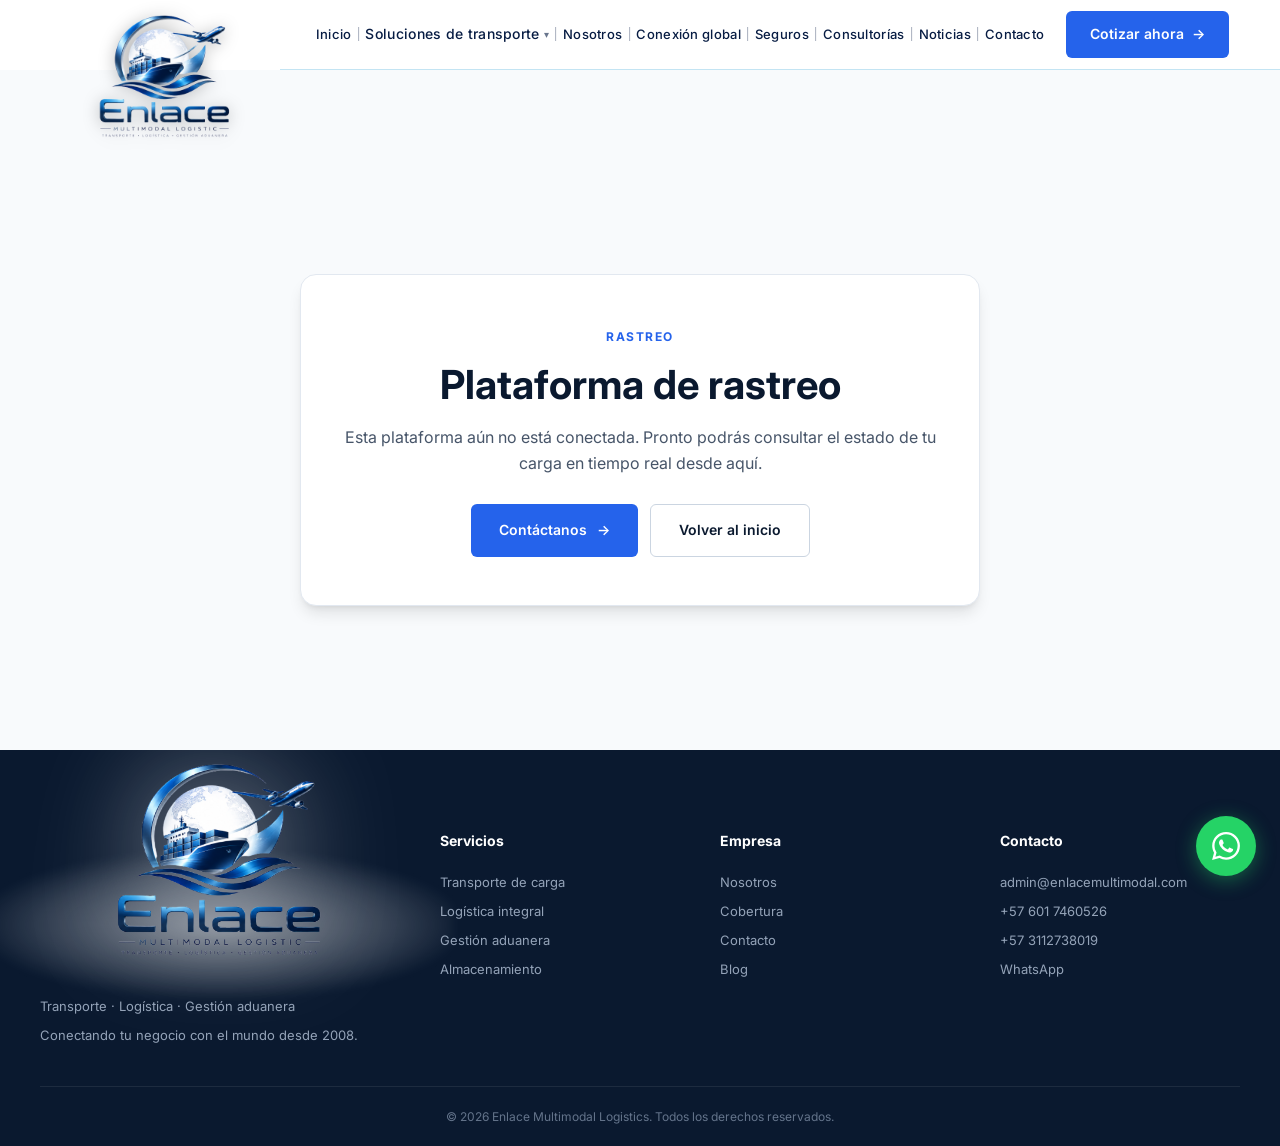
<file: plataforma.html>
<!DOCTYPE html>
<html lang="es">
<head>
  <meta charset="UTF-8" />
  <meta name="viewport" content="width=device-width, initial-scale=1.0" />
  <meta name="description" content="Plataforma de rastreo de Enlace Multimodal Logistics. El servicio de consulta en línea aún no está conectado." />
  <title>Enlace Multimodal | Plataforma de rastreo</title>
  <link rel="preconnect" href="https://fonts.googleapis.com">
  <link rel="preconnect" href="https://fonts.gstatic.com" crossorigin>
  <link href="https://fonts.googleapis.com/css2?family=Inter:wght@400;500;600;700;800&display=swap" rel="stylesheet">
  <link rel="stylesheet" href="styles.css?v=118" />
  <link rel="icon" type="image/png" href="favicon1.png" />
</head>
<body class="navbar-light has-light-header">
  <a href="index.html" class="fixed-logo">
    <img src="logo.png" alt="Enlace Multimodal Logistics" />
  </a>

  <header class="navbar" id="navbar">
    <div class="nav-container">
      <nav class="nav-links">
        <a href="index.html">Inicio</a>
        <div class="nav-dropdown">
          <a href="javascript:void(0)">Soluciones de transporte <span class="arrow-down">▾</span></a>
          <div class="nav-dropdown-menu">
            <a href="transporte-aereo.html">Transporte Aéreo</a>
            <a href="transporte-maritimo.html">Transporte Marítimo</a>
            <a href="transporte-terrestre.html">Transporte Terrestre</a>
            <a href="transporte-otm.html">Transporte OTM</a>
          </div>
        </div>
        <a href="nosotros.html">Nosotros</a>
        <a href="index.html#cobertura">Conexión global</a>
        <a href="seguros.html">Seguros</a>
        <a href="consultorias.html">Consultorías</a>
        <a href="noticias.html">Noticias</a>
        <a href="index.html#contacto">Contacto</a>
      </nav>
      <a class="nav-cta" href="index.html#contacto">Cotizar ahora <span class="arrow-right">→</span></a>
      <button class="nav-toggle" aria-label="Menú" id="navToggle">
        <span></span><span></span><span></span>
      </button>
    </div>
  </header>

  <div class="mobile-menu" id="mobileMenu">
    <a href="index.html">Inicio</a>
    <a href="transporte-aereo.html">Transporte Aéreo</a>
    <a href="transporte-maritimo.html">Transporte Marítimo</a>
    <a href="transporte-terrestre.html">Transporte Terrestre</a>
    <a href="transporte-otm.html">Transporte OTM</a>
    <a href="nosotros.html">Nosotros</a>
    <a href="index.html#cobertura">Conexión global</a>
    <a href="seguros.html">Seguros</a>
    <a href="consultorias.html">Consultorías</a>
    <a href="noticias.html">Noticias</a>
    <a href="index.html#contacto">Contacto</a>
  </div>

  <main>
    <section class="platform-soon">
      <div class="container">
        <div class="platform-soon-card">
          <span class="section-tag">RASTREO</span>
          <h1>Plataforma de rastreo</h1>
          <p>Esta plataforma aún no está conectada. Pronto podrás consultar el estado de tu carga en tiempo real desde aquí.</p>
          <p class="platform-guide" id="platformGuide" hidden></p>
          <div class="platform-soon-actions">
            <a href="index.html#contacto" class="btn btn-primary">Contáctanos <span>→</span></a>
            <a href="index.html" class="btn btn-outline-dark">Volver al inicio</a>
          </div>
        </div>
      </div>
    </section>
  </main>

  <footer class="footer">
    <div class="container footer-grid">
      <div class="footer-brand">
        <a class="nav-brand" href="index.html">
          <img src="logo.png" alt="Enlace Multimodal Logistics" class="brand-logo" />
        </a>
        <p>Transporte · Logística · Gestión aduanera</p>
        <p>Conectando tu negocio con el mundo desde 2008.</p>
      </div>
      <div class="footer-col">
        <strong>Servicios</strong>
        <a href="index.html#servicios">Transporte de carga</a>
        <a href="logistica-integral.html">Logística integral</a>
        <a href="gestion-aduanera.html">Gestión aduanera</a>
        <a href="logistica-integral.html">Almacenamiento</a>
      </div>
      <div class="footer-col">
        <strong>Empresa</strong>
        <a href="nosotros.html">Nosotros</a>
        <a href="index.html#cobertura">Cobertura</a>
        <a href="index.html#contacto">Contacto</a>
        <a href="noticias.html">Blog</a>
      </div>
      <div class="footer-col">
        <strong>Contacto</strong>
        <a href="mailto:admin@enlacemultimodal.com">admin@enlacemultimodal.com</a>
        <a href="tel:+576017460526">+57 601 7460526</a>
        <a href="tel:+573112738019">+57 3112738019</a>
        <a href="https://wa.me/573112738019" target="_blank" rel="noreferrer">WhatsApp</a>
      </div>
    </div>
    <div class="footer-bottom container">
      <p>© 2026 Enlace Multimodal Logistics. Todos los derechos reservados.</p>
    </div>
  </footer>

  <a class="whatsapp-float" href="https://wa.me/573112738019" target="_blank" rel="noreferrer" aria-label="Contactar por WhatsApp">
    <svg viewBox="0 0 24 24" fill="white" width="28" height="28"><path d="M17.472 14.382c-.297-.149-1.758-.867-2.03-.967-.273-.099-.471-.148-.67.15-.197.297-.767.966-.94 1.164-.173.199-.347.223-.644.075-.297-.15-1.255-.463-2.39-1.475-.883-.788-1.48-1.761-1.653-2.059-.173-.297-.018-.458.13-.606.134-.133.298-.347.446-.52.149-.174.198-.298.298-.497.099-.198.05-.371-.025-.52-.075-.149-.669-1.612-.916-2.207-.242-.579-.487-.5-.669-.51-.173-.008-.371-.01-.57-.01-.198 0-.52.074-.792.372-.272.297-1.04 1.016-1.04 2.479 0 1.462 1.065 2.875 1.213 3.074.149.198 2.096 3.2 5.077 4.487.709.306 1.262.489 1.694.625.712.227 1.36.195 1.871.118.571-.085 1.758-.719 2.006-1.413.248-.694.248-1.289.173-1.413-.074-.124-.272-.198-.57-.347m-5.421 7.403h-.004a9.87 9.87 0 01-5.031-1.378l-.361-.214-3.741.982.998-3.648-.235-.374a9.86 9.86 0 01-1.51-5.26c.001-5.45 4.436-9.884 9.888-9.884 2.64 0 5.122 1.03 6.988 2.898a9.825 9.825 0 012.893 6.994c-.003 5.45-4.437 9.884-9.885 9.884m8.413-18.297A11.815 11.815 0 0012.05 0C5.495 0 .16 5.335.157 11.892c0 2.096.547 4.142 1.588 5.945L.057 24l6.305-1.654a11.882 11.882 0 005.683 1.448h.005c6.554 0 11.89-5.335 11.893-11.893a11.821 11.821 0 00-3.48-8.413z"/></svg>
  </a>

  <script src="script.js"></script>
</body>
</html>
</file>
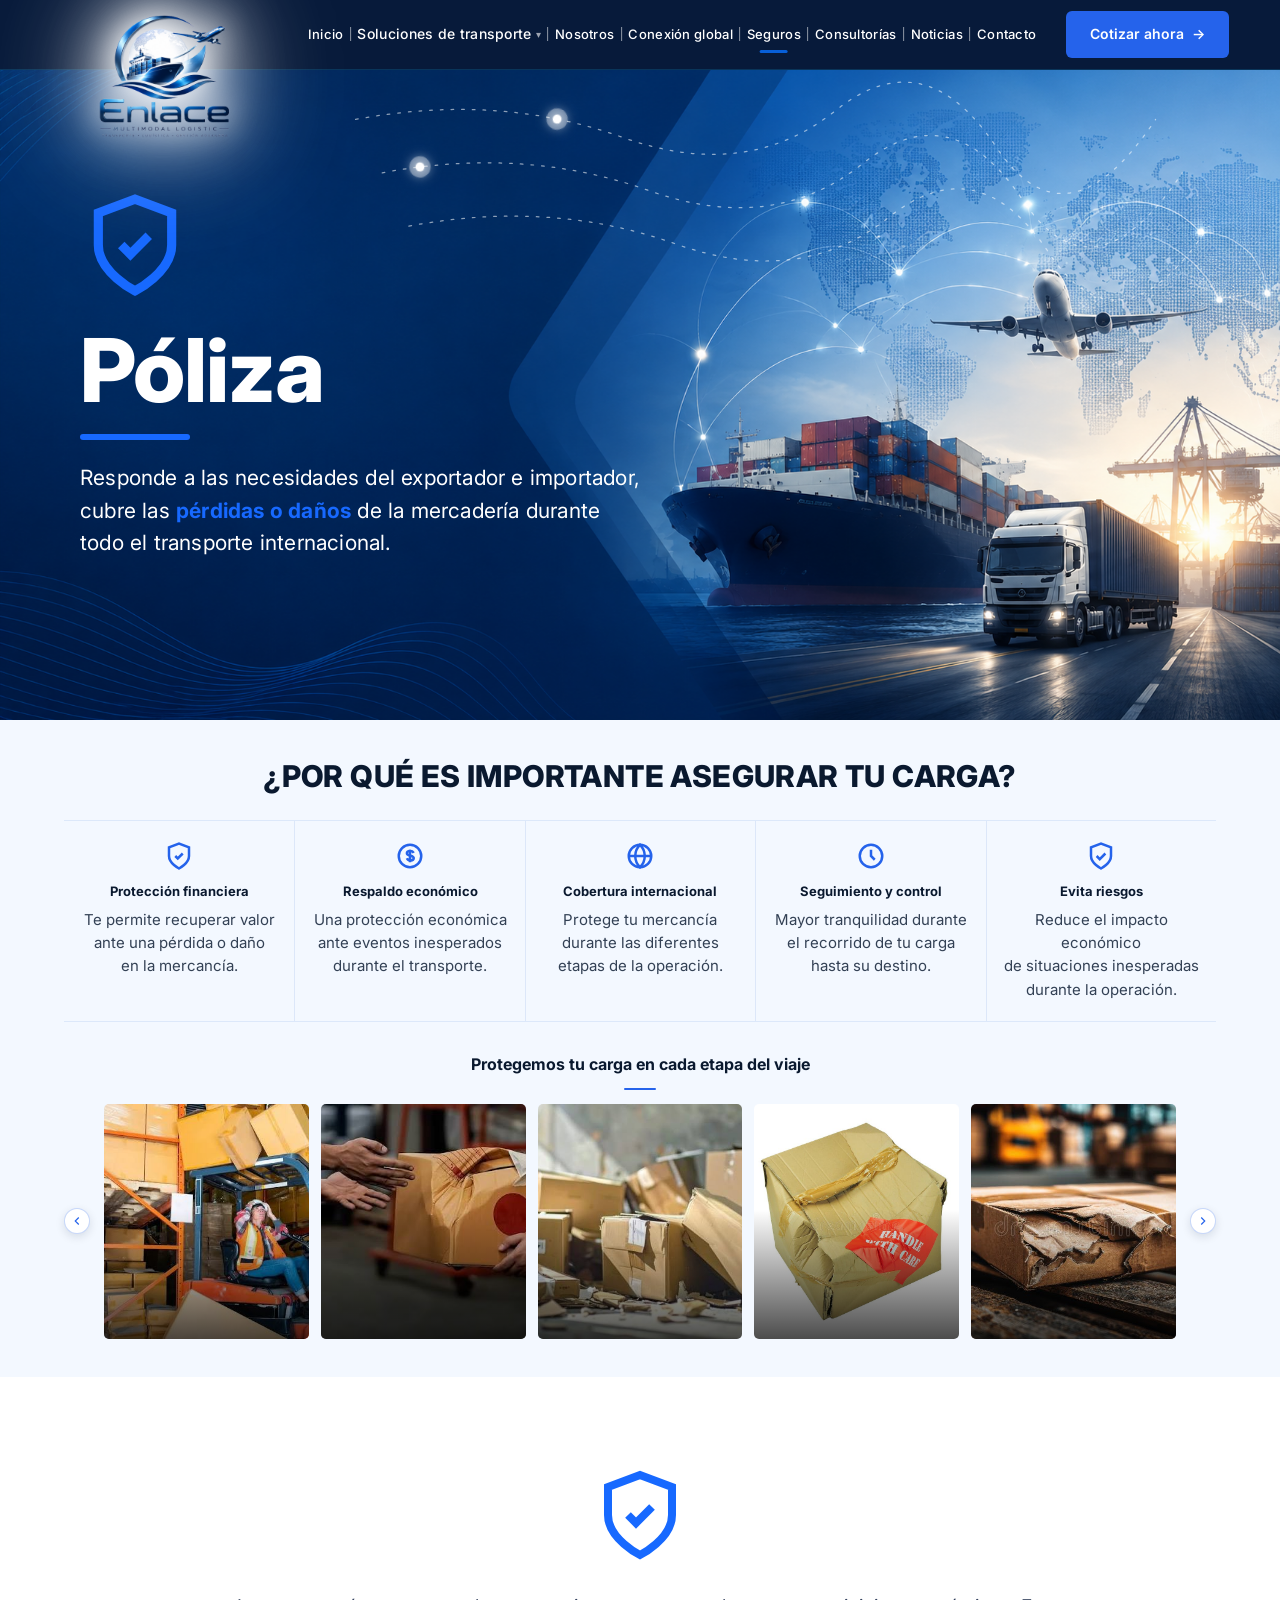
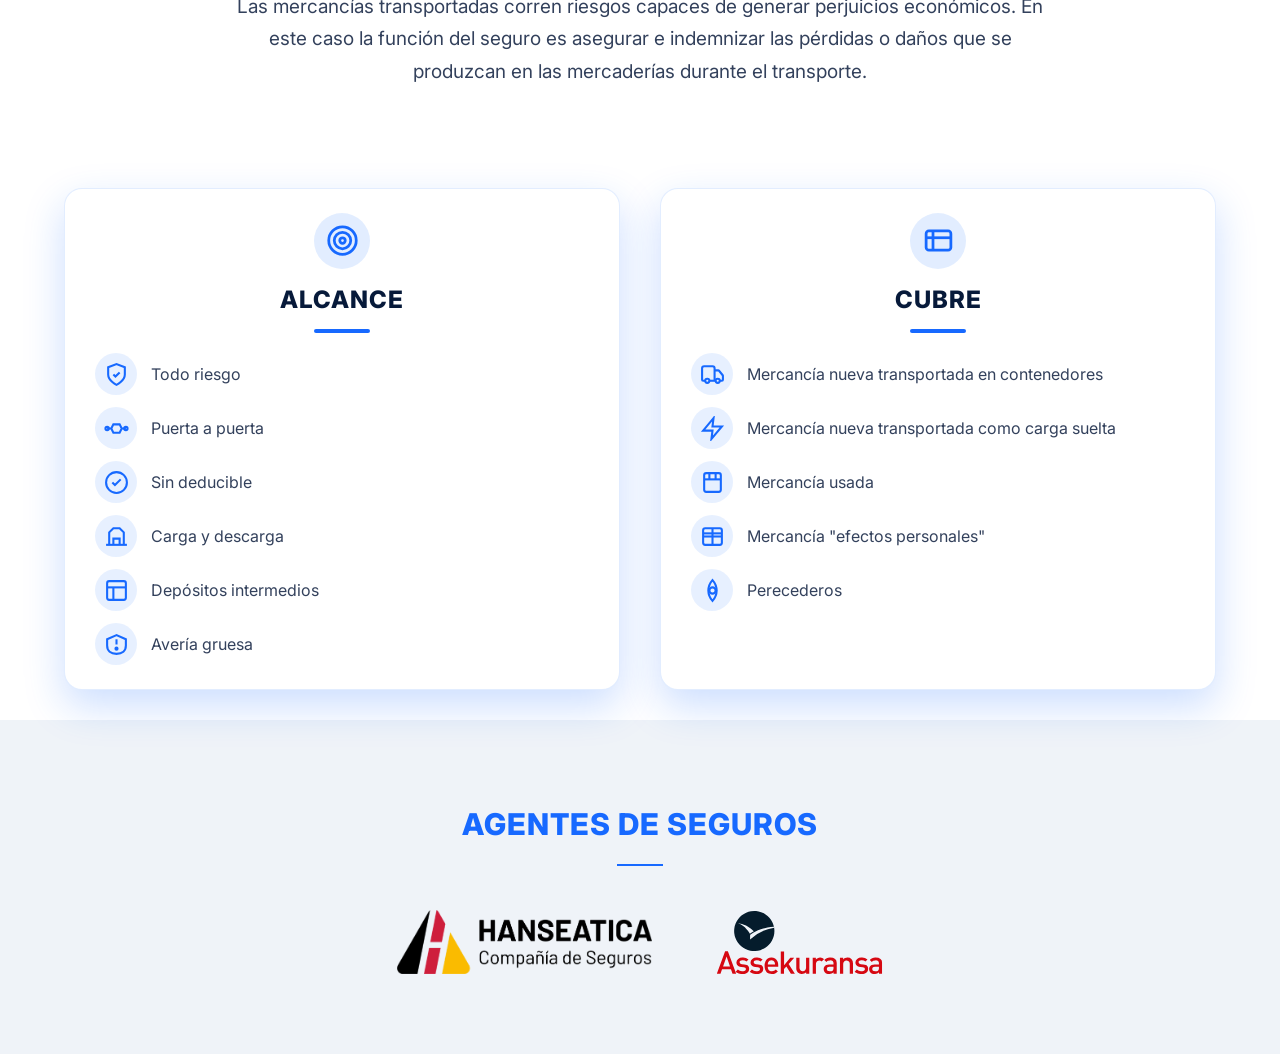
<file: seguros.html>
<!DOCTYPE html>
<html lang="es">
<head>
  <meta charset="UTF-8" />
  <meta name="viewport" content="width=device-width, initial-scale=1.0" />
  <meta name="description" content="Enlace Multimodal Logistics: Seguros de transporte internacional que responden a las necesidades del exportador e importador, cubriendo pérdidas y daños de la mercancía." />
  <title>Enlace Multimodal | Seguros</title>
  <link rel="preconnect" href="https://fonts.googleapis.com">
  <link rel="preconnect" href="https://fonts.gstatic.com" crossorigin>
  <link href="https://fonts.googleapis.com/css2?family=Inter:wght@400;500;600;700;800&display=swap" rel="stylesheet">
  <link rel="stylesheet" href="styles.css?v=118" />
  <link rel="icon" type="image/png" href="favicon1.png" />
</head>
<body class="navbar-dark seguros-page">
  <!-- LOGO FIJO -->
  <a href="index.html" class="fixed-logo">
    <img src="logo.png" alt="Enlace Multimodal Logistics" />
  </a>

    <!-- NAVBAR -->
  <header class="navbar" id="navbar">
    <div class="nav-container">

      <nav class="nav-links">
        <a href="index.html">Inicio</a>
        <div class="nav-dropdown">
          <a href="javascript:void(0)">Soluciones de transporte <span class="arrow-down">▾</span></a>
          <div class="nav-dropdown-menu">
            <a href="transporte-aereo.html">Transporte Aéreo</a>
            <a href="transporte-maritimo.html">Transporte Marítimo</a>
            <a href="transporte-terrestre.html">Transporte Terrestre</a>
            <a href="transporte-otm.html">Transporte OTM</a>
          </div>
        </div>
        <a href="nosotros.html">Nosotros</a>
        <a href="index.html#cobertura">Conexión global</a>
        <a href="seguros.html" class="active">Seguros</a>
        <a href="consultorias.html">Consultorías</a>
        <a href="noticias.html">Noticias</a>
        <a href="index.html#contacto">Contacto</a>
      </nav>
      <a class="nav-cta" href="index.html#contacto">Cotizar ahora <span class="arrow-right">&rarr;</span></a>
      <button class="nav-toggle" aria-label="Menú" id="navToggle">
        <span></span><span></span><span></span>
      </button>
    </div>
  </header>

  <!-- MOBILE MENU -->
  <div class="mobile-menu" id="mobileMenu">
    <a href="index.html">Inicio</a>
    <a href="transporte-aereo.html">Transporte Aéreo</a>
    <a href="transporte-maritimo.html">Transporte Marítimo</a>
    <a href="transporte-terrestre.html">Transporte Terrestre</a>
    <a href="transporte-otm.html">Transporte OTM</a>
    <a href="nosotros.html">Nosotros</a>
    <a href="index.html#cobertura">Conexión global</a>
    <a href="seguros.html">Seguros</a>
    <a href="consultorias.html">Consultorías</a>
    <a href="noticias.html">Noticias</a>
    <a href="index.html#contacto">Contacto</a>
  </div>



  <main>

    <!-- HERO -->
    <section class="seg-hero">
      <div class="seg-hero-bg" aria-hidden="true">
        <img src="poliza.png" alt="" />
        <svg class="seg-routes" viewBox="0 0 1440 800" fill="none" xmlns="http://www.w3.org/2000/svg" preserveAspectRatio="xMidYMid slice">
          <g class="seg-route-line">
            <path d="M400 90 Q 560 60 700 110 T 940 80 T 1120 120 T 1300 90"/>
            <path d="M430 150 Q 590 120 730 170 T 970 140 T 1150 180 T 1330 150"/>
            <path d="M460 210 Q 620 180 760 230 T 1000 200 T 1180 240 T 1360 210"/>
          </g>
          <g class="seg-route-dot seg-route-dot-1">
            <circle r="5" cx="0" cy="0" fill="#FFFFFF"/>
            <circle r="12" cx="0" cy="0" fill="rgba(255,255,255,0.35)"/>
            <animateMotion dur="7s" repeatCount="indefinite" rotate="auto" path="M400 90 Q 560 60 700 110 T 940 80 T 1120 120 T 1300 90"/>
          </g>
          <g class="seg-route-dot seg-route-dot-2">
            <circle r="5" cx="0" cy="0" fill="#FFFFFF"/>
            <circle r="12" cx="0" cy="0" fill="rgba(255,255,255,0.35)"/>
            <animateMotion dur="9s" repeatCount="indefinite" rotate="auto" begin="1.2s" path="M430 150 Q 590 120 730 170 T 970 140 T 1150 180 T 1330 150"/>
          </g>
          <g class="seg-route-dot seg-route-dot-3">
            <circle r="5" cx="0" cy="0" fill="#FFFFFF"/>
            <circle r="12" cx="0" cy="0" fill="rgba(255,255,255,0.35)"/>
            <animateMotion dur="8s" repeatCount="indefinite" rotate="auto" begin="2.4s" path="M460 210 Q 620 180 760 230 T 1000 200 T 1180 240 T 1360 210"/>
          </g>
        </svg>
      </div>
      <div class="seg-hero-inner">
        <div class="seg-hero-text">
          <svg class="seg-shield" viewBox="0 0 24 24" fill="none" stroke="currentColor" stroke-width="2"><path d="M12 22s8-4 8-10V5l-8-3-8 3v7c0 6 8 10 8 10z"/><path d="M9 12l2 2 4-4"/></svg>
          <h1>Póliza</h1>
          <div class="seg-hero-line"></div>
          <p>Responde a las necesidades del exportador e importador, cubre las <span class="seg-blue">pérdidas o daños</span> de la mercadería durante todo el transporte internacional.</p>
        </div>
      </div>
    </section>

    <!-- POR QUÉ ASEGURAR TU CARGA -->
    <section class="seg-why" id="seg-why">
      <div class="seg-why-inner">
        <h2 class="seg-why-title">¿POR QUÉ ES IMPORTANTE ASEGURAR TU CARGA?</h2>
        <div class="seg-benefits">
          <div class="seg-benefit seg-benefit-1">
            <svg class="seg-benefit-icon" viewBox="0 0 24 24" fill="none" stroke="currentColor" stroke-width="2"><path d="M12 22s8-4 8-10V5l-8-3-8 3v7c0 6 8 10 8 10z"/><path d="M9 12l2 2 4-4"/></svg>
            <h3>Protección financiera</h3>
            <p>Te permite recuperar valor<br>ante una pérdida o daño<br>en la mercancía.</p>
          </div>
          <div class="seg-benefit seg-benefit-2">
            <svg class="seg-benefit-icon" viewBox="0 0 24 24" fill="none" stroke="currentColor" stroke-width="2"><circle cx="12" cy="12" r="9"/><path d="M12 7v10"/><path d="M15 9.5c-.6-1-1.8-1.5-3-1.5-1.4 0-2.5.7-2.5 1.8 0 2.5 5.5 1.4 5.5 3.8 0 1.1-1.1 1.9-2.5 1.9-1.3 0-2.5-.6-3-1.7"/></svg>
            <h3>Respaldo económico</h3>
            <p>Una protección económica<br>ante eventos inesperados<br>durante el transporte.</p>
          </div>
          <div class="seg-benefit seg-benefit-3">
            <svg class="seg-benefit-icon" viewBox="0 0 24 24" fill="none" stroke="currentColor" stroke-width="2"><circle cx="12" cy="12" r="9"/><path d="M3 12h18"/><path d="M12 3c2.5 2.5 3.8 5.7 3.8 9S14.5 18.5 12 21c-2.5-2.5-3.8-5.7-3.8-9S9.5 5.5 12 3z"/></svg>
            <h3>Cobertura internacional</h3>
            <p>Protege tu mercancía<br>durante las diferentes<br>etapas de la operación.</p>
          </div>
          <div class="seg-benefit seg-benefit-4">
            <svg class="seg-benefit-icon" viewBox="0 0 24 24" fill="none" stroke="currentColor" stroke-width="2"><circle cx="12" cy="12" r="9"/><path d="M12 7v5l3 3"/></svg>
            <h3>Seguimiento y control</h3>
            <p>Mayor tranquilidad durante<br>el recorrido de tu carga<br>hasta su destino.</p>
          </div>
          <div class="seg-benefit seg-benefit-5">
            <svg class="seg-benefit-icon" viewBox="0 0 24 24" fill="none" stroke="currentColor" stroke-width="2"><path d="M12 22s8-4 8-10V5l-8-3-8 3v7c0 6 8 10 8 10z"/><path d="M8.5 12l2.5 2.5 4.5-4.5"/></svg>
            <h3>Evita riesgos</h3>
            <p>Reduce el impacto económico<br>de situaciones inesperadas<br>durante la operación.</p>
          </div>
        </div>

        <h3 class="seg-carousel-title">Protegemos tu carga en cada etapa del viaje</h3>
        <div class="seg-carousel-underline"></div>

        <div class="seg-carousel" id="segCarousel">
          <button class="seg-carousel-arrow seg-carousel-arrow--prev" aria-label="Anterior">
            <svg viewBox="0 0 24 24" fill="none" stroke="currentColor" stroke-width="2"><polyline points="15 18 9 12 15 6"/></svg>
          </button>
          <div class="seg-carousel-track">
            <div class="seg-slide">
              <img src="dañado1.jpg" alt="Mercancía dañada" />
            </div>
            <div class="seg-slide">
              <img src="dañado2.jpg" alt="Caja aplastada" />
            </div>
            <div class="seg-slide">
              <img src="dañado3.jpg" alt="Producto roto" />
            </div>
            <div class="seg-slide">
              <img src="dañado4.jpg" alt="Mercancía en mal estado" />
            </div>
            <div class="seg-slide">
              <img src="dañado5.jpg" alt="Envase deteriorado" />
            </div>
          </div>
          <button class="seg-carousel-arrow seg-carousel-arrow--next" aria-label="Siguiente">
            <svg viewBox="0 0 24 24" fill="none" stroke="currentColor" stroke-width="2"><polyline points="9 18 15 12 9 6"/></svg>
          </button>
        </div>
      </div>
    </section>

    <!-- SECCIÓN BLANCA -->
    <section class="seg-intro">
      <div class="seg-intro-inner">
        <svg class="seg-shield seg-shield--big" viewBox="0 0 24 24" fill="none" stroke="currentColor" stroke-width="2"><path d="M12 22s8-4 8-10V5l-8-3-8 3v7c0 6 8 10 8 10z"/><path d="M9 12l2 2 4-4"/></svg>
        <p class="seg-intro-text">Las mercancías transportadas corren riesgos capaces de generar perjuicios económicos. En este caso la función del seguro es asegurar e indemnizar las pérdidas o daños que se produzcan en las mercaderías durante el transporte.</p>
      </div>
    </section>

    <!-- TARJETAS ALCANCE / CUBRE -->
    <section class="seg-cards">
      <div class="seg-cards-inner">
        <div class="seg-card">
          <div class="seg-card-head">
            <span class="seg-card-icon">
              <svg viewBox="0 0 24 24" fill="none" stroke="currentColor" stroke-width="2"><circle cx="12" cy="12" r="10"/><circle cx="12" cy="12" r="6"/><circle cx="12" cy="12" r="2"/></svg>
            </span>
            <h2>ALCANCE</h2>
            <div class="seg-card-line"></div>
          </div>
          <ul class="seg-card-list">
            <li>
              <span class="seg-li-icon">
                <svg viewBox="0 0 24 24" fill="none" stroke="currentColor" stroke-width="2"><path d="M12 22s8-4 8-10V5l-8-3-8 3v7c0 6 8 10 8 10z"/><path d="M9 12l2 2 4-4"/></svg>
              </span>
              Todo riesgo
            </li>
            <li>
              <span class="seg-li-icon">
                <svg viewBox="0 0 24 24" fill="none" stroke="currentColor" stroke-width="2"><circle cx="3" cy="12" r="1.6"/><circle cx="21" cy="12" r="1.6"/><path d="M3 12h4M17 12h4M7 12l2-4h6l2 4M7 12l2 4h6l2-4"/></svg>
              </span>
              Puerta a puerta
            </li>
            <li>
              <span class="seg-li-icon">
                <svg viewBox="0 0 24 24" fill="none" stroke="currentColor" stroke-width="2"><circle cx="12" cy="12" r="10"/><path d="M8 12l2.5 2.5L16 9"/></svg>
              </span>
              Sin deducible
            </li>
            <li>
              <span class="seg-li-icon">
                <svg viewBox="0 0 24 24" fill="none" stroke="currentColor" stroke-width="2"><path d="M2 20h20"/><path d="M5 20V8l4-4h6l4 4v12"/><path d="M9 20v-6h6v6"/></svg>
              </span>
              Carga y descarga
            </li>
            <li>
              <span class="seg-li-icon">
                <svg viewBox="0 0 24 24" fill="none" stroke="currentColor" stroke-width="2"><rect x="3" y="3" width="18" height="18" rx="2"/><path d="M3 9h18"/><path d="M9 21V9"/></svg>
              </span>
              Depósitos intermedios
            </li>
            <li>
              <span class="seg-li-icon">
                <svg viewBox="0 0 24 24" fill="none" stroke="currentColor" stroke-width="2"><path d="M12 3L3 7v6c0 5 3.5 8 9 8s9-3 9-8V7z"/><path d="M12 7v5"/><circle cx="12" cy="16" r="1"/></svg>
              </span>
              Avería gruesa
            </li>
          </ul>
        </div>

        <div class="seg-card">
          <div class="seg-card-head">
            <span class="seg-card-icon">
              <svg viewBox="0 0 24 24" fill="none" stroke="currentColor" stroke-width="2"><rect x="3" y="5" width="18" height="14" rx="2"/><path d="M3 10h18"/><path d="M8 5v14"/></svg>
            </span>
            <h2>CUBRE</h2>
            <div class="seg-card-line"></div>
          </div>
          <ul class="seg-card-list">
            <li>
              <span class="seg-li-icon">
                <svg viewBox="0 0 24 24" fill="none" stroke="currentColor" stroke-width="2"><path d="M14 18V6a2 2 0 0 0-2-2H4a2 2 0 0 0-2 2v11a1 1 0 0 0 1 1h2"/><path d="M15 18H9"/><path d="M19 18h2a1 1 0 0 0 1-1v-3.65a1 1 0 0 0-.22-.624l-3.48-4.35A1 1 0 0 0 17.52 8H14"/><circle cx="17" cy="18" r="2"/><circle cx="7" cy="18" r="2"/></svg>
              </span>
              Mercancía nueva transportada en contenedores
            </li>
            <li>
              <span class="seg-li-icon">
                <svg viewBox="0 0 24 24" fill="none" stroke="currentColor" stroke-width="2"><polygon points="13 2 3 14 12 14 11 22 21 10 12 10 13 2"/></svg>
              </span>
              Mercancía nueva transportada como carga suelta
            </li>
            <li>
              <span class="seg-li-icon">
                <svg viewBox="0 0 24 24" fill="none" stroke="currentColor" stroke-width="2"><rect x="4" y="3" width="16" height="18" rx="2"/><path d="M4 9h16"/><path d="M9 9V3M15 9V3"/></svg>
              </span>
              Mercancía usada
            </li>
            <li>
              <span class="seg-li-icon">
                <svg viewBox="0 0 24 24" fill="none" stroke="currentColor" stroke-width="2"><rect x="3" y="4" width="18" height="16" rx="2"/><path d="M3 9h18"/><path d="M12 4v16"/><path d="M3 12h18"/></svg>
              </span>
              Mercancía "efectos personales"
            </li>
            <li>
              <span class="seg-li-icon">
                <svg viewBox="0 0 24 24" fill="none" stroke="currentColor" stroke-width="2"><path d="M12 2a15.3 15.3 0 0 1 4 10 15.3 15.3 0 0 1-4 10 15.3 15.3 0 0 1-4-10 15.3 15.3 0 0 1 4-10z"/><circle cx="12" cy="12" r="3"/></svg>
              </span>
              Perecederos
            </li>
          </ul>
        </div>
      </div>
    </section>

    <!-- AGENTES DE SEGUROS -->
    <section class="seg-agents">
      <div class="seg-agents-inner">
        <h2 class="seg-agents-title">AGENTES DE SEGUROS</h2>
        <div class="seg-agents-underline"></div>
        <div class="seg-agents-logos">
          <img src="Logo-Hanseatica.png" alt="Logo Hanseática" />
          <img src="logo-assekur.svg" alt="Logo Assekur" />
        </div>
      </div>
    </section>

  </main>

  <script src="script.js"></script>
</body>
</html>
</file>
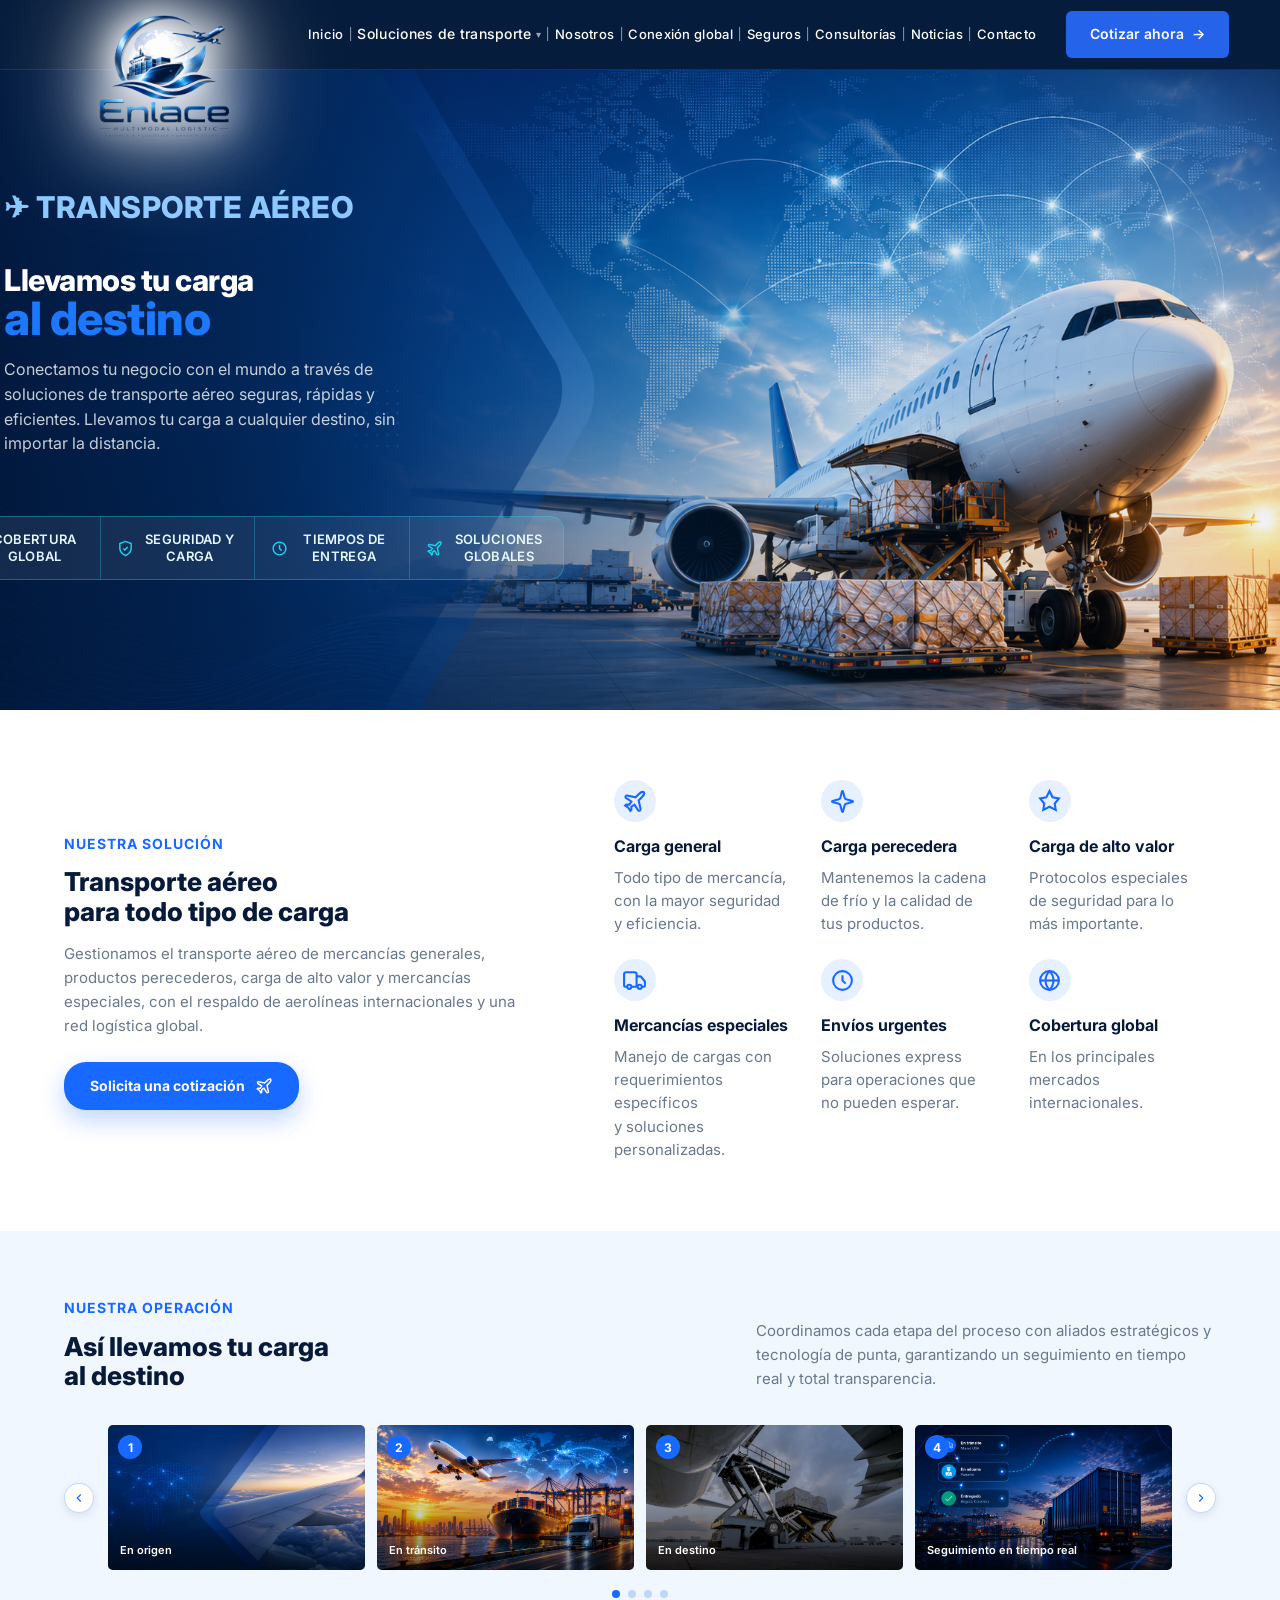
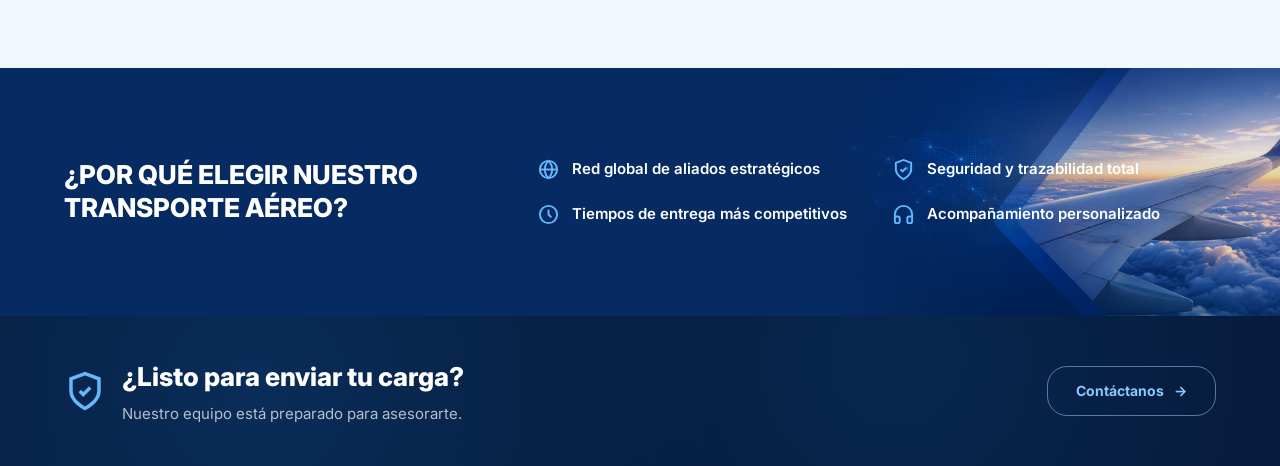
<file: transporte-aereo.html>
<!DOCTYPE html>
<html lang="es">
<head>
  <meta charset="UTF-8" />
  <meta name="viewport" content="width=device-width, initial-scale=1.0" />
  <meta name="description" content="Enlace Multimodal Logistics: Transporte Aéreo de carga para todo tipo de mercancía. Soluciones seguras, rápidas y eficientes con cobertura global." />
  <title>Enlace Multimodal | Transporte Aéreo</title>
  <link rel="preconnect" href="https://fonts.googleapis.com">
  <link rel="preconnect" href="https://fonts.gstatic.com" crossorigin>
  <link href="https://fonts.googleapis.com/css2?family=Inter:wght@400;500;600;700;800&display=swap" rel="stylesheet">
  <link rel="stylesheet" href="styles.css?v=118" />
  <link rel="icon" type="image/png" href="favicon1.png" />
</head>
<body class="page-aereo">
  <!-- LOGO FIJO -->
  <a href="index.html" class="fixed-logo">
    <img src="logo.png" alt="Enlace Multimodal Logistics" />
  </a>

    <!-- NAVBAR -->
  <header class="navbar" id="navbar">
    <div class="nav-container">

      <nav class="nav-links">
        <a href="index.html">Inicio</a>
        <div class="nav-dropdown">
          <a href="javascript:void(0)">Soluciones de transporte <span class="arrow-down">▾</span></a>
          <div class="nav-dropdown-menu">
            <a href="transporte-aereo.html">Transporte Aéreo</a>
            <a href="transporte-maritimo.html">Transporte Marítimo</a>
            <a href="transporte-terrestre.html">Transporte Terrestre</a>
            <a href="transporte-otm.html">Transporte OTM</a>
          </div>
        </div>
        <a href="nosotros.html">Nosotros</a>
        <a href="index.html#cobertura">Conexión global</a>
        <a href="seguros.html">Seguros</a>
        <a href="consultorias.html">Consultorías</a>
        <a href="noticias.html">Noticias</a>
        <a href="index.html#contacto">Contacto</a>
      </nav>
      <a class="nav-cta" href="index.html#contacto">Cotizar ahora <span class="arrow-right">&rarr;</span></a>
      <button class="nav-toggle" aria-label="Menú" id="navToggle">
        <span></span><span></span><span></span>
      </button>
    </div>
  </header>

  <!-- MOBILE MENU -->
  <div class="mobile-menu" id="mobileMenu">
    <a href="index.html">Inicio</a>
    <a href="transporte-aereo.html">Transporte Aéreo</a>
    <a href="transporte-maritimo.html">Transporte Marítimo</a>
    <a href="transporte-terrestre.html">Transporte Terrestre</a>
    <a href="transporte-otm.html">Transporte OTM</a>
    <a href="nosotros.html">Nosotros</a>
    <a href="index.html#cobertura">Conexión global</a>
    <a href="seguros.html">Seguros</a>
    <a href="consultorias.html">Consultorías</a>
    <a href="noticias.html">Noticias</a>
    <a href="index.html#contacto">Contacto</a>
  </div>



  <main>

    <!-- HERO -->
    <section class="ta-hero">
      <div class="ta-hero-bg" aria-hidden="true">
        <img src="solucionestransporte2.png" alt="" />
      </div>
      <div class="ta-hero-inner">
        <div class="ta-hero-content">
          <span class="ta-hero-eyebrow">✈ TRANSPORTE AÉREO</span>
          <h1><span class="ta-hero-title-line1">Llevamos tu carga</span><span class="ta-hero-title-blue">al destino</span></h1>
          <p class="ta-hero-desc">Conectamos tu negocio con el mundo a través de soluciones de transporte aéreo seguras, rápidas y eficientes. Llevamos tu carga a cualquier destino, sin importar la distancia.</p>
          <div class="ta-hero-benefits">
            <span class="ta-hero-benefit">
              <svg viewBox="0 0 24 24" fill="none" stroke="currentColor" stroke-width="2"><circle cx="12" cy="12" r="9"/><path d="M3 12h18"/><path d="M12 3c2.5 2.5 3.8 5.7 3.8 9S14.5 18.5 12 21c-2.5-2.5-3.8-5.7-3.8-9S9.5 5.5 12 3z"/></svg>
              COBERTURA GLOBAL
            </span>
            <span class="ta-hero-benefit">
              <svg viewBox="0 0 24 24" fill="none" stroke="currentColor" stroke-width="2"><path d="M12 22s8-4 8-10V5l-8-3-8 3v7c0 6 8 10 8 10z"/><path d="M9 12l2 2 4-4"/></svg>
              SEGURIDAD Y CARGA
            </span>
            <span class="ta-hero-benefit">
              <svg viewBox="0 0 24 24" fill="none" stroke="currentColor" stroke-width="2"><circle cx="12" cy="12" r="9"/><path d="M12 7v5l3 3"/></svg>
              TIEMPOS DE ENTREGA
            </span>
            <span class="ta-hero-benefit">
              <svg viewBox="0 0 24 24" fill="none" stroke="currentColor" stroke-width="2"><path d="M17.8 19.2 16 11l3.5-3.5C21 6 21.5 4 21 3c-1-.5-3 0-4.5 1.5L13 8 4.8 6.2c-.5-.1-.9.1-1.1.5l-.3.5c-.2.5-.1 1 .3 1.3L9 12l-2 3H4l-1 1 3 2 2 3 1-1v-3l3-2 3.5 5.5c.3.4.8.5 1.3.3l.5-.2c.4-.3.6-.7.5-1.2z"/></svg>
              SOLUCIONES GLOBALES
            </span>
          </div>
        </div>
      </div>
    </section>

    <!-- NUESTRA SOLUCIÓN -->
    <section class="ta-solution">
      <div class="ta-solution-inner">
        <div class="ta-solution-left">
          <span class="ta-label">NUESTRA SOLUCIÓN</span>
          <h2>Transporte aéreo<br>para todo tipo de carga</h2>
          <p class="ta-solution-desc">Gestionamos el transporte aéreo de mercancías generales, productos perecederos, carga de alto valor y mercancías especiales, con el respaldo de aerolíneas internacionales y una red logística global.</p>
          <a class="ta-solution-cta" href="index.html#contacto">Solicita una cotización
            <svg viewBox="0 0 24 24" fill="none" stroke="currentColor" stroke-width="2"><path d="M17.8 19.2 16 11l3.5-3.5C21 6 21.5 4 21 3c-1-.5-3 0-4.5 1.5L13 8 4.8 6.2c-.5-.1-.9.1-1.1.5l-.3.5c-.2.5-.1 1 .3 1.3L9 12l-2 3H4l-1 1 3 2 2 3 1-1v-3l3-2 3.5 5.5c.3.4.8.5 1.3.3l.5-.2c.4-.3.6-.7.5-1.2z"/></svg>
          </a>
        </div>
        <div class="ta-solution-right">
          <div class="ta-feature">
            <span class="ta-feature-icon"><svg viewBox="0 0 24 24" fill="none" stroke="currentColor" stroke-width="2"><path d="M17.8 19.2 16 11l3.5-3.5C21 6 21.5 4 21 3c-1-.5-3 0-4.5 1.5L13 8 4.8 6.2c-.5-.1-.9.1-1.1.5l-.3.5c-.2.5-.1 1 .3 1.3L9 12l-2 3H4l-1 1 3 2 2 3 1-1v-3l3-2 3.5 5.5c.3.4.8.5 1.3.3l.5-.2c.4-.3.6-.7.5-1.2z"/></svg></span>
            <h3>Carga general</h3>
            <p>Todo tipo de mercancía,<br>con la mayor seguridad<br>y eficiencia.</p>
          </div>
          <div class="ta-feature">
            <span class="ta-feature-icon"><svg viewBox="0 0 24 24" fill="none" stroke="currentColor" stroke-width="2"><path d="M9.937 15.5A2 2 0 0 0 8.5 14.063l-6.135-1.582a.5.5 0 0 1 0-.962L8.5 9.936A2 2 0 0 0 9.937 8.5l1.582-6.135a.5.5 0 0 1 .963 0L14.063 8.5A2 2 0 0 0 15.5 9.937l6.135 1.581a.5.5 0 0 1 0 .964L15.5 14.063a2 2 0 0 0-1.437 1.437l-1.582 6.135a.5.5 0 0 1-.963 0z"/></svg></span>
            <h3>Carga perecedera</h3>
            <p>Mantenemos la cadena<br>de frío y la calidad de<br>tus productos.</p>
          </div>
          <div class="ta-feature">
            <span class="ta-feature-icon"><svg viewBox="0 0 24 24" fill="none" stroke="currentColor" stroke-width="2"><polygon points="12 2 15 8 21 9 17 14 18 20 12 17 6 20 7 14 3 9 9 8 12 2"/></svg></span>
            <h3>Carga de alto valor</h3>
            <p>Protocolos especiales<br>de seguridad para lo<br>más importante.</p>
          </div>
          <div class="ta-feature">
            <span class="ta-feature-icon"><svg viewBox="0 0 24 24" fill="none" stroke="currentColor" stroke-width="2"><path d="M14 18V6a2 2 0 0 0-2-2H4a2 2 0 0 0-2 2v11a1 1 0 0 0 1 1h2"/><path d="M15 18H9"/><path d="M19 18h2a1 1 0 0 0 1-1v-3.65a1 1 0 0 0-.22-.624l-3.48-4.35A1 1 0 0 0 17.52 8H14"/><circle cx="17" cy="18" r="2"/><circle cx="7" cy="18" r="2"/></svg></span>
            <h3>Mercancías especiales</h3>
            <p>Manejo de cargas con<br>requerimientos específicos<br>y soluciones personalizadas.</p>
          </div>
          <div class="ta-feature">
            <span class="ta-feature-icon"><svg viewBox="0 0 24 24" fill="none" stroke="currentColor" stroke-width="2"><circle cx="12" cy="12" r="9"/><path d="M12 7v5l3 3"/></svg></span>
            <h3>Envíos urgentes</h3>
            <p>Soluciones express<br>para operaciones que<br>no pueden esperar.</p>
          </div>
          <div class="ta-feature">
            <span class="ta-feature-icon"><svg viewBox="0 0 24 24" fill="none" stroke="currentColor" stroke-width="2"><circle cx="12" cy="12" r="9"/><path d="M3 12h18"/><path d="M12 3c2.5 2.5 3.8 5.7 3.8 9S14.5 18.5 12 21c-2.5-2.5-3.8-5.7-3.8-9S9.5 5.5 12 3z"/></svg></span>
            <h3>Cobertura global</h3>
            <p>En los principales<br>mercados internacionales.</p>
          </div>
        </div>
      </div>
    </section>

    <!-- NUESTRA OPERACIÓN -->
    <section class="ta-ops">
      <div class="ta-ops-inner">
        <div class="ta-ops-head">
          <div class="ta-ops-head-left">
            <span class="ta-label">NUESTRA OPERACIÓN</span>
            <h2>Así llevamos tu carga<br>al destino</h2>
          </div>
          <p class="ta-ops-desc">Coordinamos cada etapa del proceso con aliados estratégicos y tecnología de punta, garantizando un seguimiento en tiempo real y total transparencia.</p>
        </div>
        <div class="ta-ops-carousel" id="taOpsCarousel">
          <button class="ta-ops-arrow ta-ops-arrow--prev" aria-label="Anterior">
            <svg viewBox="0 0 24 24" fill="none" stroke="currentColor" stroke-width="2"><polyline points="15 18 9 12 15 6"/></svg>
          </button>
          <div class="ta-ops-track">
            <div class="ta-ops-slide">
              <img src="solucionestransporte.png" alt="En origen" />
              <span class="ta-ops-badge">1</span>
              <span class="ta-ops-label">En origen</span>
            </div>
            <div class="ta-ops-slide">
              <img src="carrusel1.png" alt="En tránsito" />
              <span class="ta-ops-badge">2</span>
              <span class="ta-ops-label">En tránsito</span>
            </div>
            <div class="ta-ops-slide">
              <img src="hero.jpg" alt="En destino" />
              <span class="ta-ops-badge">3</span>
              <span class="ta-ops-label">En destino</span>
            </div>
            <div class="ta-ops-slide">
              <img src="rastreo.png" alt="Seguimiento en tiempo real" />
              <span class="ta-ops-badge">4</span>
              <span class="ta-ops-label">Seguimiento en tiempo real</span>
            </div>
          </div>
          <button class="ta-ops-arrow ta-ops-arrow--next" aria-label="Siguiente">
            <svg viewBox="0 0 24 24" fill="none" stroke="currentColor" stroke-width="2"><polyline points="9 18 15 12 9 6"/></svg>
          </button>
        </div>
        <div class="ta-ops-dots">
          <span class="ta-ops-dot active"></span>
          <span class="ta-ops-dot"></span>
          <span class="ta-ops-dot"></span>
          <span class="ta-ops-dot"></span>
        </div>
      </div>
    </section>

    <!-- POR QUÉ ELEGIRNOS -->
    <section class="ta-why">
      <div class="ta-why-bg" aria-hidden="true">
        <img src="solucionestransporte.png" alt="" />
      </div>
      <div class="ta-why-inner">
        <div class="ta-why-left">
          <span class="ta-why-title">¿POR QUÉ ELEGIR NUESTRO TRANSPORTE AÉREO?</span>
        </div>
        <div class="ta-why-benefits">
          <div class="ta-why-benefit">
            <svg viewBox="0 0 24 24" fill="none" stroke="currentColor" stroke-width="2"><circle cx="12" cy="12" r="9"/><path d="M3 12h18"/><path d="M12 3c2.5 2.5 3.8 5.7 3.8 9S14.5 18.5 12 21c-2.5-2.5-3.8-5.7-3.8-9S9.5 5.5 12 3z"/></svg>
            <span>Red global de aliados estratégicos</span>
          </div>
          <div class="ta-why-benefit">
            <svg viewBox="0 0 24 24" fill="none" stroke="currentColor" stroke-width="2"><path d="M12 22s8-4 8-10V5l-8-3-8 3v7c0 6 8 10 8 10z"/><path d="M9 12l2 2 4-4"/></svg>
            <span>Seguridad y trazabilidad total</span>
          </div>
          <div class="ta-why-benefit">
            <svg viewBox="0 0 24 24" fill="none" stroke="currentColor" stroke-width="2"><circle cx="12" cy="12" r="9"/><path d="M12 7v5l3 3"/></svg>
            <span>Tiempos de entrega más competitivos</span>
          </div>
          <div class="ta-why-benefit">
            <svg viewBox="0 0 24 24" fill="none" stroke="currentColor" stroke-width="2"><path d="M3 14h3a2 2 0 0 1 2 2v3a2 2 0 0 1-2 2H5a2 2 0 0 1-2-2v-7a9 9 0 0 1 18 0v7a2 2 0 0 1-2 2h-1a2 2 0 0 1-2-2v-3a2 2 0 0 1 2-2h3"/></svg>
            <span>Acompañamiento personalizado</span>
          </div>
        </div>
      </div>
    </section>

    <!-- CTA FINAL -->
    <section class="ta-cta">
      <div class="ta-cta-inner">
        <div class="ta-cta-left">
          <svg class="ta-cta-shield" viewBox="0 0 24 24" fill="none" stroke="currentColor" stroke-width="2"><path d="M12 22s8-4 8-10V5l-8-3-8 3v7c0 6 8 10 8 10z"/><path d="M9 12l2 2 4-4"/></svg>
          <div>
            <h2>¿Listo para enviar tu carga?</h2>
            <p>Nuestro equipo está preparado para asesorarte.</p>
          </div>
        </div>
        <a class="ta-cta-btn" href="index.html#contacto">Contáctanos <span>→</span></a>
      </div>
    </section>

  </main>

  <script src="script.js"></script>
</body>
</html>
</file>
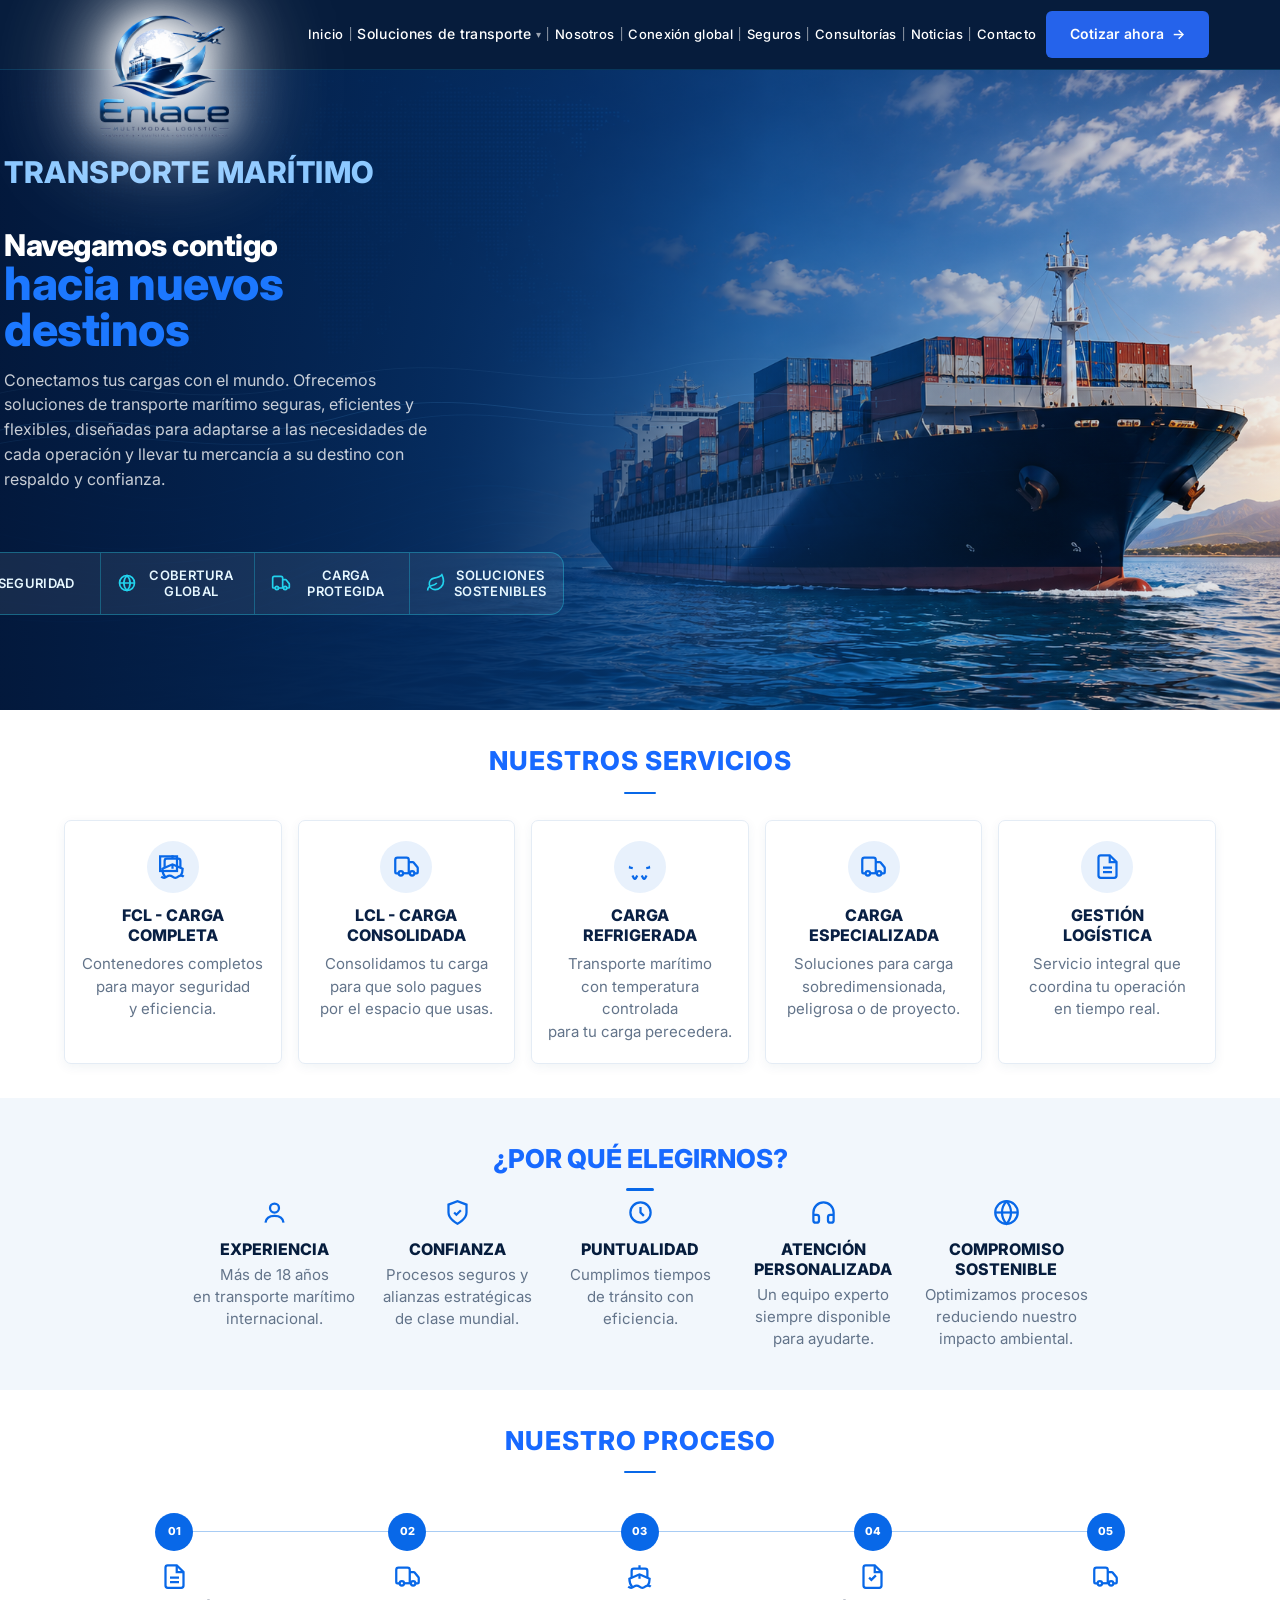
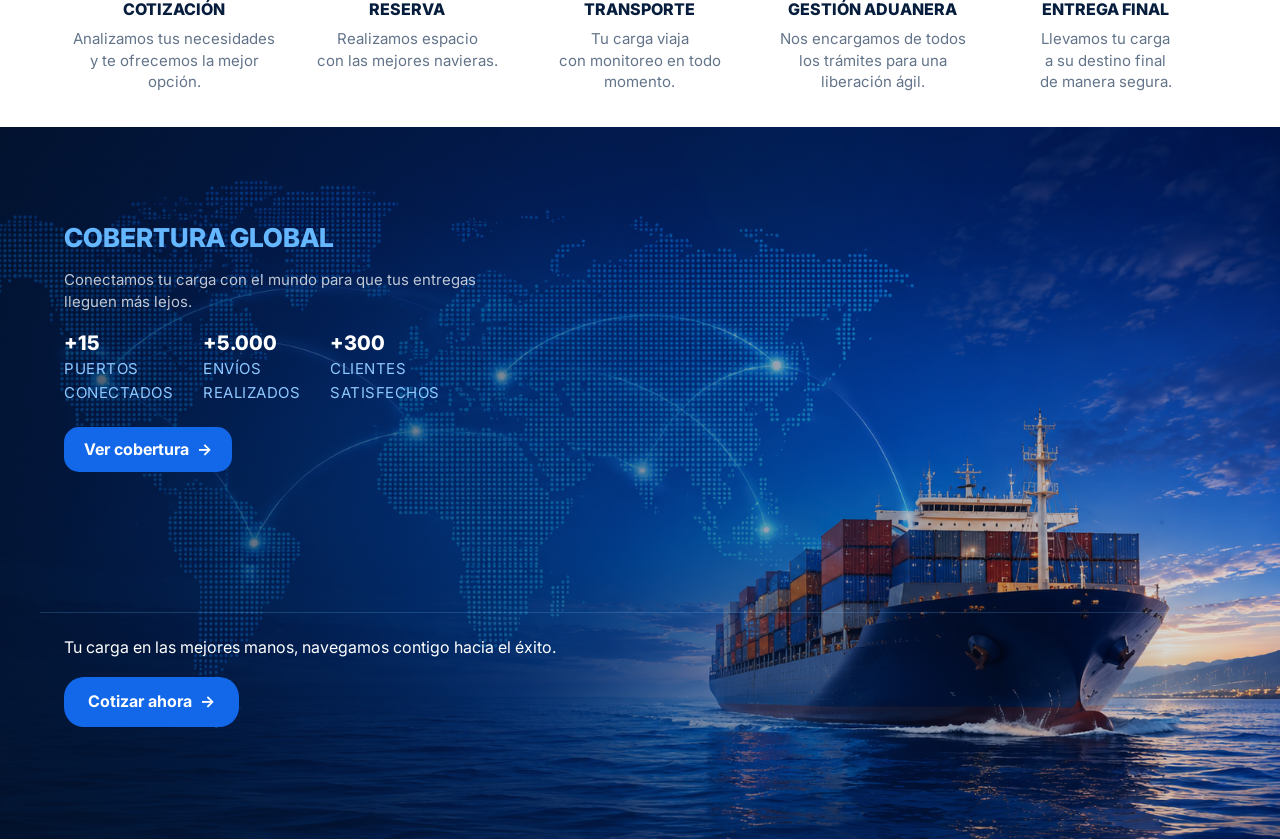
<file: transporte-maritimo.html>
<!DOCTYPE html>
<html lang="es">
<head>
  <meta charset="UTF-8" />
  <meta name="viewport" content="width=device-width, initial-scale=1.0" />
  <meta name="description" content="Enlace Multimodal Logistics: Transporte Marítimo internacional. Soluciones FCL, LCL, refrigerada, especializada y gestión logística con cobertura global." />
  <title>Enlace Multimodal | Transporte Marítimo</title>
  <link rel="preconnect" href="https://fonts.googleapis.com">
  <link rel="preconnect" href="https://fonts.gstatic.com" crossorigin>
  <link href="https://fonts.googleapis.com/css2?family=Inter:wght@400;500;600;700;800&display=swap" rel="stylesheet">
  <link rel="stylesheet" href="styles.css?v=118" />
  <link rel="icon" type="image/png" href="favicon1.png" />
</head>
<body class="page-maritimo">
  <!-- LOGO FIJO -->
  <a href="index.html" class="fixed-logo">
    <img src="logo.png" alt="Enlace Multimodal Logistics" />
  </a>

    <!-- NAVBAR -->
  <header class="navbar" id="navbar">
    <div class="nav-container">

      <nav class="nav-links">
        <a href="index.html">Inicio</a>
        <div class="nav-dropdown">
          <a href="javascript:void(0)">Soluciones de transporte <span class="arrow-down">▾</span></a>
          <div class="nav-dropdown-menu">
            <a href="transporte-aereo.html">Transporte Aéreo</a>
            <a href="transporte-maritimo.html">Transporte Marítimo</a>
            <a href="transporte-terrestre.html">Transporte Terrestre</a>
            <a href="transporte-otm.html">Transporte OTM</a>
          </div>
        </div>
        <a href="nosotros.html">Nosotros</a>
        <a href="index.html#cobertura">Conexión global</a>
        <a href="seguros.html">Seguros</a>
        <a href="consultorias.html">Consultorías</a>
        <a href="noticias.html">Noticias</a>
        <a href="index.html#contacto">Contacto</a>
      </nav>
      <a class="nav-cta" href="index.html#contacto">Cotizar ahora <span class="arrow-right">&rarr;</span></a>
      <button class="nav-toggle" aria-label="Menú" id="navToggle">
        <span></span><span></span><span></span>
      </button>
    </div>
  </header>

  <!-- MOBILE MENU -->
  <div class="mobile-menu" id="mobileMenu">
    <a href="index.html">Inicio</a>
    <a href="transporte-aereo.html">Transporte Aéreo</a>
    <a href="transporte-maritimo.html">Transporte Marítimo</a>
    <a href="transporte-terrestre.html">Transporte Terrestre</a>
    <a href="transporte-otm.html">Transporte OTM</a>
    <a href="nosotros.html">Nosotros</a>
    <a href="index.html#cobertura">Conexión global</a>
    <a href="seguros.html">Seguros</a>
    <a href="consultorias.html">Consultorías</a>
    <a href="noticias.html">Noticias</a>
    <a href="index.html#contacto">Contacto</a>
  </div>



  <main>

    <!-- HERO -->
    <section class="tm-hero">
      <div class="tm-hero-bg" aria-hidden="true">
        <img src="maritimo.png" alt="" />
      </div>
      <div class="tm-hero-waves" aria-hidden="true">
        <svg viewBox="0 0 1440 220" fill="none" xmlns="http://www.w3.org/2000/svg">
          <path d="M-20 180 C 180 120 320 220 560 150 C 780 90 900 190 1120 130 C 1280 90 1360 150 1460 120" stroke="#65B7FF" stroke-opacity="0.18" stroke-width="1.2"/>
          <path d="M-20 200 C 200 150 360 240 600 170 C 820 110 940 210 1160 150 C 1320 110 1400 170 1460 140" stroke="#65B7FF" stroke-opacity="0.12" stroke-width="1.1"/>
          <path d="M-20 120 C 160 70 300 160 540 90 C 760 40 880 130 1100 70 C 1260 40 1340 90 1460 60" stroke="#8FC8FF" stroke-opacity="0.10" stroke-width="1"/>
        </svg>
      </div>
      <div class="tm-hero-inner">
        <div class="tm-hero-content">
          <span class="tm-hero-eyebrow">TRANSPORTE MARÍTIMO</span>
          <h1><span class="tm-hero-line1">Navegamos contigo</span><span class="tm-hero-blue">hacia nuevos<br>destinos</span></h1>
          <p class="tm-hero-desc">Conectamos tus cargas con el mundo. Ofrecemos soluciones de transporte marítimo seguras, eficientes y flexibles, diseñadas para adaptarse a las necesidades de cada operación y llevar tu mercancía a su destino con respaldo y confianza.</p>
          <div class="tm-hero-benefits">
            <span class="tm-hero-benefit">
              <svg viewBox="0 0 24 24" fill="none" stroke="currentColor" stroke-width="2"><path d="M12 22s8-4 8-10V5l-8-3-8 3v7c0 6 8 10 8 10z"/><path d="M9 12l2 2 4-4"/></svg>
              SEGURIDAD
            </span>
            <span class="tm-hero-benefit">
              <svg viewBox="0 0 24 24" fill="none" stroke="currentColor" stroke-width="2"><circle cx="12" cy="12" r="9"/><path d="M3 12h18"/><path d="M12 3c2.5 2.5 3.8 5.7 3.8 9s-1.3 6.5-3.8 9c-2.5-2.5-3.8-5.7-3.8-9S9.5 5.5 12 3z"/></svg>
              COBERTURA GLOBAL
            </span>
            <span class="tm-hero-benefit">
              <svg viewBox="0 0 24 24" fill="none" stroke="currentColor" stroke-width="2"><path d="M14 18V6a2 2 0 0 0-2-2H4a2 2 0 0 0-2 2v11a1 1 0 0 0 1 1h2"/><path d="M15 18H9"/><path d="M19 18h2a1 1 0 0 0 1-1v-3.65a1 1 0 0 0-.22-.624l-3.48-4.35A1 1 0 0 0 17.52 8H14"/><circle cx="17" cy="18" r="2"/><circle cx="7" cy="18" r="2"/></svg>
              CARGA PROTEGIDA
            </span>
            <span class="tm-hero-benefit">
              <svg viewBox="0 0 24 24" fill="none" stroke="currentColor" stroke-width="2"><path d="M11 20A7 7 0 0 1 9.8 6.1C15.5 5 17 4.48 19 2c1 2 2 4.18 2 8 0 5.5-4.78 10-10 10z"/><path d="M2 21c0-3 1.85-5.36 5.08-6C9.5 14.52 12 13 13 12"/></svg>
              SOLUCIONES SOSTENIBLES
            </span>
          </div>
        </div>
      </div>
    </section>

    <!-- NUESTROS SERVICIOS -->
    <section class="tm-services">
      <div class="tm-services-inner">
        <h2 class="tm-services-title">NUESTROS SERVICIOS</h2>
        <div class="tm-services-line"></div>
        <div class="tm-services-grid">
          <div class="tm-service">
            <span class="tm-service-icon"><svg viewBox="0 0 24 24" fill="none" stroke="currentColor" stroke-width="2"><path d="M12 10.189V14"/><path d="M12 2v3"/><path d="M19 13V7a2 2 0 0 0-2-2H7a2 2 0 0 0-2 2v6"/><path d="M19.38 20A11.6 11.6 0 0 0 21 14l-8.188-3.639a2 2 0 0 0-1.624 0L3 14a11.6 11.6 0 0 0 2.81 7.76"/><path d="M2 21c.6.5 1.2 1 2.5 1 2.5 0 2.5-2 5-2 1.3 0 1.9.5 2.5 1s1.2 1 2.5 1c2.5 0 2.5-2 5-2 1.3 0 1.9.5 2.5 1"/><rect x="1" y="3" width="15" height="13"/></svg></span>
            <h3>FCL - CARGA<br>COMPLETA</h3>
            <p>Contenedores completos<br>para mayor seguridad<br>y eficiencia.</p>
          </div>
          <div class="tm-service">
            <span class="tm-service-icon"><svg viewBox="0 0 24 24" fill="none" stroke="currentColor" stroke-width="2"><path d="M14 18V6a2 2 0 0 0-2-2H4a2 2 0 0 0-2 2v11a1 1 0 0 0 1 1h2"/><path d="M15 18H9"/><path d="M19 18h2a1 1 0 0 0 1-1v-3.65a1 1 0 0 0-.22-.624l-3.48-4.35A1 1 0 0 0 17.52 8H14"/><circle cx="17" cy="18" r="2"/><circle cx="7" cy="18" r="2"/></svg></span>
            <h3>LCL - CARGA<br>CONSOLIDADA</h3>
            <p>Consolidamos tu carga<br>para que solo pagues<br>por el espacio que usas.</p>
          </div>
          <div class="tm-service">
            <span class="tm-service-icon"><svg viewBox="0 0 24 24" fill="none" stroke="currentColor" stroke-width="2"><path d="m10 20-1.25 2.5a1 1 0 0 1-1.75 0L5.75 20"/><path d="M14 20l1.25 2.5a1 1 0 0 0 1.75 0L18.25 20"/><path d="M20 12a1 1 0 0 1 .5.87V13l-2.5.5"/><path d="M4 12a1 1 0 0 0-.5.87V13l2.5.5"/></svg></span>
            <h3>CARGA<br>REFRIGERADA</h3>
            <p>Transporte marítimo<br>con temperatura controlada<br>para tu carga perecedera.</p>
          </div>
          <div class="tm-service">
            <span class="tm-service-icon"><svg viewBox="0 0 24 24" fill="none" stroke="currentColor" stroke-width="2"><path d="M14 18V6a2 2 0 0 0-2-2H4a2 2 0 0 0-2 2v11a1 1 0 0 0 1 1h2"/><path d="M15 18H9"/><path d="M19 18h2a1 1 0 0 0 1-1v-3.65a1 1 0 0 0-.22-.624l-3.48-4.35A1 1 0 0 0 17.52 8H14"/><circle cx="17" cy="18" r="2"/><circle cx="7" cy="18" r="2"/></svg></span>
            <h3>CARGA<br>ESPECIALIZADA</h3>
            <p>Soluciones para carga<br>sobredimensionada,<br>peligrosa o de proyecto.</p>
          </div>
          <div class="tm-service">
            <span class="tm-service-icon"><svg viewBox="0 0 24 24" fill="none" stroke="currentColor" stroke-width="2"><path d="M14 2H6a2 2 0 0 0-2 2v16a2 2 0 0 0 2 2h12a2 2 0 0 0 2-2V8z"/><polyline points="14 2 14 8 20 8"/><line x1="16" y1="13" x2="8" y2="13"/><line x1="16" y1="17" x2="8" y2="17"/></svg></span>
            <h3>GESTIÓN<br>LOGÍSTICA</h3>
            <p>Servicio integral que<br>coordina tu operación<br>en tiempo real.</p>
          </div>
        </div>
      </div>
    </section>

    <!-- ¿POR QUÉ ELEGIRNOS? -->
    <section class="tm-why">
      <div class="tm-why-inner">
        <div class="tm-why-head">
          <h2 class="tm-why-title">¿POR QUÉ ELEGIRNOS?</h2>
          <div class="tm-why-line"></div>
        </div>
        <div class="tm-why-benefits">
          <div class="tm-why-benefit">
              <svg viewBox="0 0 24 24" fill="none" stroke="currentColor" stroke-width="2"><circle cx="12" cy="8" r="4"/><path d="M4 21c.5-4 3.5-6 8-6s7.5 2 8 6"/></svg>
              <h3>EXPERIENCIA</h3>
              <p>Más de 18 años<br>en transporte marítimo<br>internacional.</p>
            </div>
            <div class="tm-why-benefit">
              <svg viewBox="0 0 24 24" fill="none" stroke="currentColor" stroke-width="2"><path d="M12 22s8-4 8-10V5l-8-3-8 3v7c0 6 8 10 8 10z"/><path d="M9 12l2 2 4-4"/></svg>
              <h3>CONFIANZA</h3>
              <p>Procesos seguros y<br>alianzas estratégicas<br>de clase mundial.</p>
            </div>
            <div class="tm-why-benefit">
              <svg viewBox="0 0 24 24" fill="none" stroke="currentColor" stroke-width="2"><circle cx="12" cy="12" r="9"/><path d="M12 7v5l3 3"/></svg>
              <h3>PUNTUALIDAD</h3>
              <p>Cumplimos tiempos<br>de tránsito con<br>eficiencia.</p>
            </div>
            <div class="tm-why-benefit">
              <svg viewBox="0 0 24 24" fill="none" stroke="currentColor" stroke-width="2"><path d="M3 14h3a2 2 0 0 1 2 2v3a2 2 0 0 1-2 2H5a2 2 0 0 1-2-2v-7a9 9 0 0 1 18 0v7a2 2 0 0 1-2 2h-1a2 2 0 0 1-2-2v-3a2 2 0 0 1 2-2h3"/></svg>
              <h3>ATENCIÓN<br>PERSONALIZADA</h3>
              <p>Un equipo experto<br>siempre disponible<br>para ayudarte.</p>
            </div>
            <div class="tm-why-benefit">
              <svg viewBox="0 0 24 24" fill="none" stroke="currentColor" stroke-width="2"><circle cx="12" cy="12" r="10"/><path d="M12 2a14.5 14.5 0 0 0 0 20 14.5 14.5 0 0 0 0-20"/><path d="M2 12h20"/></svg>
              <h3>COMPROMISO<br>SOSTENIBLE</h3>
               <p>Optimizamos procesos<br>reduciendo nuestro<br>impacto ambiental.</p>
              </div>
          </div>
        </div>
    </section>

    <!-- NUESTRO PROCESO -->
    <section class="tm-process">
      <div class="tm-process-inner">
        <h2 class="tm-process-title">NUESTRO PROCESO</h2>
        <div class="tm-process-line"></div>
        <div class="tm-process-track">
          <div class="tm-process-step">
            <span class="tm-step-num">01</span>
            <span class="tm-step-icon"><svg viewBox="0 0 24 24" fill="none" stroke="currentColor" stroke-width="2"><path d="M14 2H6a2 2 0 0 0-2 2v16a2 2 0 0 0 2 2h12a2 2 0 0 0 2-2V8z"/><polyline points="14 2 14 8 20 8"/><line x1="16" y1="13" x2="8" y2="13"/><line x1="16" y1="17" x2="8" y2="17"/></svg></span>
            <h3>COTIZACIÓN</h3>
            <p>Analizamos tus necesidades<br>y te ofrecemos la mejor opción.</p>
          </div>
          <div class="tm-process-step">
            <span class="tm-step-num">02</span>
            <span class="tm-step-icon"><svg viewBox="0 0 24 24" fill="none" stroke="currentColor" stroke-width="2"><path d="M14 18V6a2 2 0 0 0-2-2H4a2 2 0 0 0-2 2v11a1 1 0 0 0 1 1h2"/><path d="M15 18H9"/><path d="M19 18h2a1 1 0 0 0 1-1v-3.65a1 1 0 0 0-.22-.624l-3.48-4.35A1 1 0 0 0 17.52 8H14"/><circle cx="17" cy="18" r="2"/><circle cx="7" cy="18" r="2"/></svg></span>
            <h3>RESERVA</h3>
            <p>Realizamos espacio<br>con las mejores navieras.</p>
          </div>
          <div class="tm-process-step">
            <span class="tm-step-num">03</span>
            <span class="tm-step-icon"><svg viewBox="0 0 24 24" fill="none" stroke="currentColor" stroke-width="2"><path d="M12 10.189V14"/><path d="M12 2v3"/><path d="M19 13V7a2 2 0 0 0-2-2H7a2 2 0 0 0-2 2v6"/><path d="M19.38 20A11.6 11.6 0 0 0 21 14l-8.188-3.639a2 2 0 0 0-1.624 0L3 14a11.6 11.6 0 0 0 2.81 7.76"/><path d="M2 21c.6.5 1.2 1 2.5 1 2.5 0 2.5-2 5-2 1.3 0 1.9.5 2.5 1s1.2 1 2.5 1c2.5 0 2.5-2 5-2 1.3 0 1.9.5 2.5 1"/></svg></span>
            <h3>TRANSPORTE</h3>
            <p>Tu carga viaja<br>con monitoreo en todo momento.</p>
          </div>
          <div class="tm-process-step">
            <span class="tm-step-num">04</span>
            <span class="tm-step-icon"><svg viewBox="0 0 24 24" fill="none" stroke="currentColor" stroke-width="2"><path d="M14 2H6a2 2 0 0 0-2 2v16a2 2 0 0 0 2 2h12a2 2 0 0 0 2-2V8z"/><polyline points="14 2 14 8 20 8"/><polyline points="9 13 11 15 15 11"/></svg></span>
            <h3>GESTIÓN ADUANERA</h3>
            <p>Nos encargamos de todos<br>los trámites para una<br>liberación ágil.</p>
          </div>
          <div class="tm-process-step">
            <span class="tm-step-num">05</span>
            <span class="tm-step-icon"><svg viewBox="0 0 24 24" fill="none" stroke="currentColor" stroke-width="2"><path d="M14 18V6a2 2 0 0 0-2-2H4a2 2 0 0 0-2 2v11a1 1 0 0 0 1 1h2"/><path d="M15 18H9"/><path d="M19 18h2a1 1 0 0 0 1-1v-3.65a1 1 0 0 0-.22-.624l-3.48-4.35A1 1 0 0 0 17.52 8H14"/><circle cx="17" cy="18" r="2"/><circle cx="7" cy="18" r="2"/></svg></span>
            <h3>ENTREGA FINAL</h3>
            <p>Llevamos tu carga<br>a su destino final<br>de manera segura.</p>
          </div>
        </div>
      </div>
    </section>

    <!-- COBERTURA GLOBAL + CTA FINAL -->
    <section class="tm-coverage" id="cobertura">
      <div class="tm-coverage-bg" aria-hidden="true">
        <img src="maritimo1.png" alt="" />
      </div>
      <div class="tm-coverage-inner">
        <div class="tm-coverage-left">
          <h2>COBERTURA GLOBAL</h2>
          <p>Conectamos tu carga con el mundo para que tus entregas lleguen más lejos.</p>
          <div class="tm-coverage-stats">
            <div class="tm-stat"><strong>+15</strong><span>PUERTOS<br>CONECTADOS</span></div>
            <div class="tm-stat"><strong>+5.000</strong><span>ENVÍOS<br>REALIZADOS</span></div>
            <div class="tm-stat"><strong>+300</strong><span>CLIENTES<br>SATISFECHOS</span></div>
          </div>
          <a class="tm-coverage-btn" href="index.html#contacto">Ver cobertura <span>→</span></a>
        </div>
      </div>
      <div class="tm-cta-inner">
        <p>Tu carga en las mejores manos, navegamos contigo hacia el éxito.</p>
        <a class="tm-cta-btn" href="index.html#contacto">Cotizar ahora <span>→</span></a>
      </div>
    </section>
  </main>

  <script src="script.js"></script>
</body>
</html>
</file>
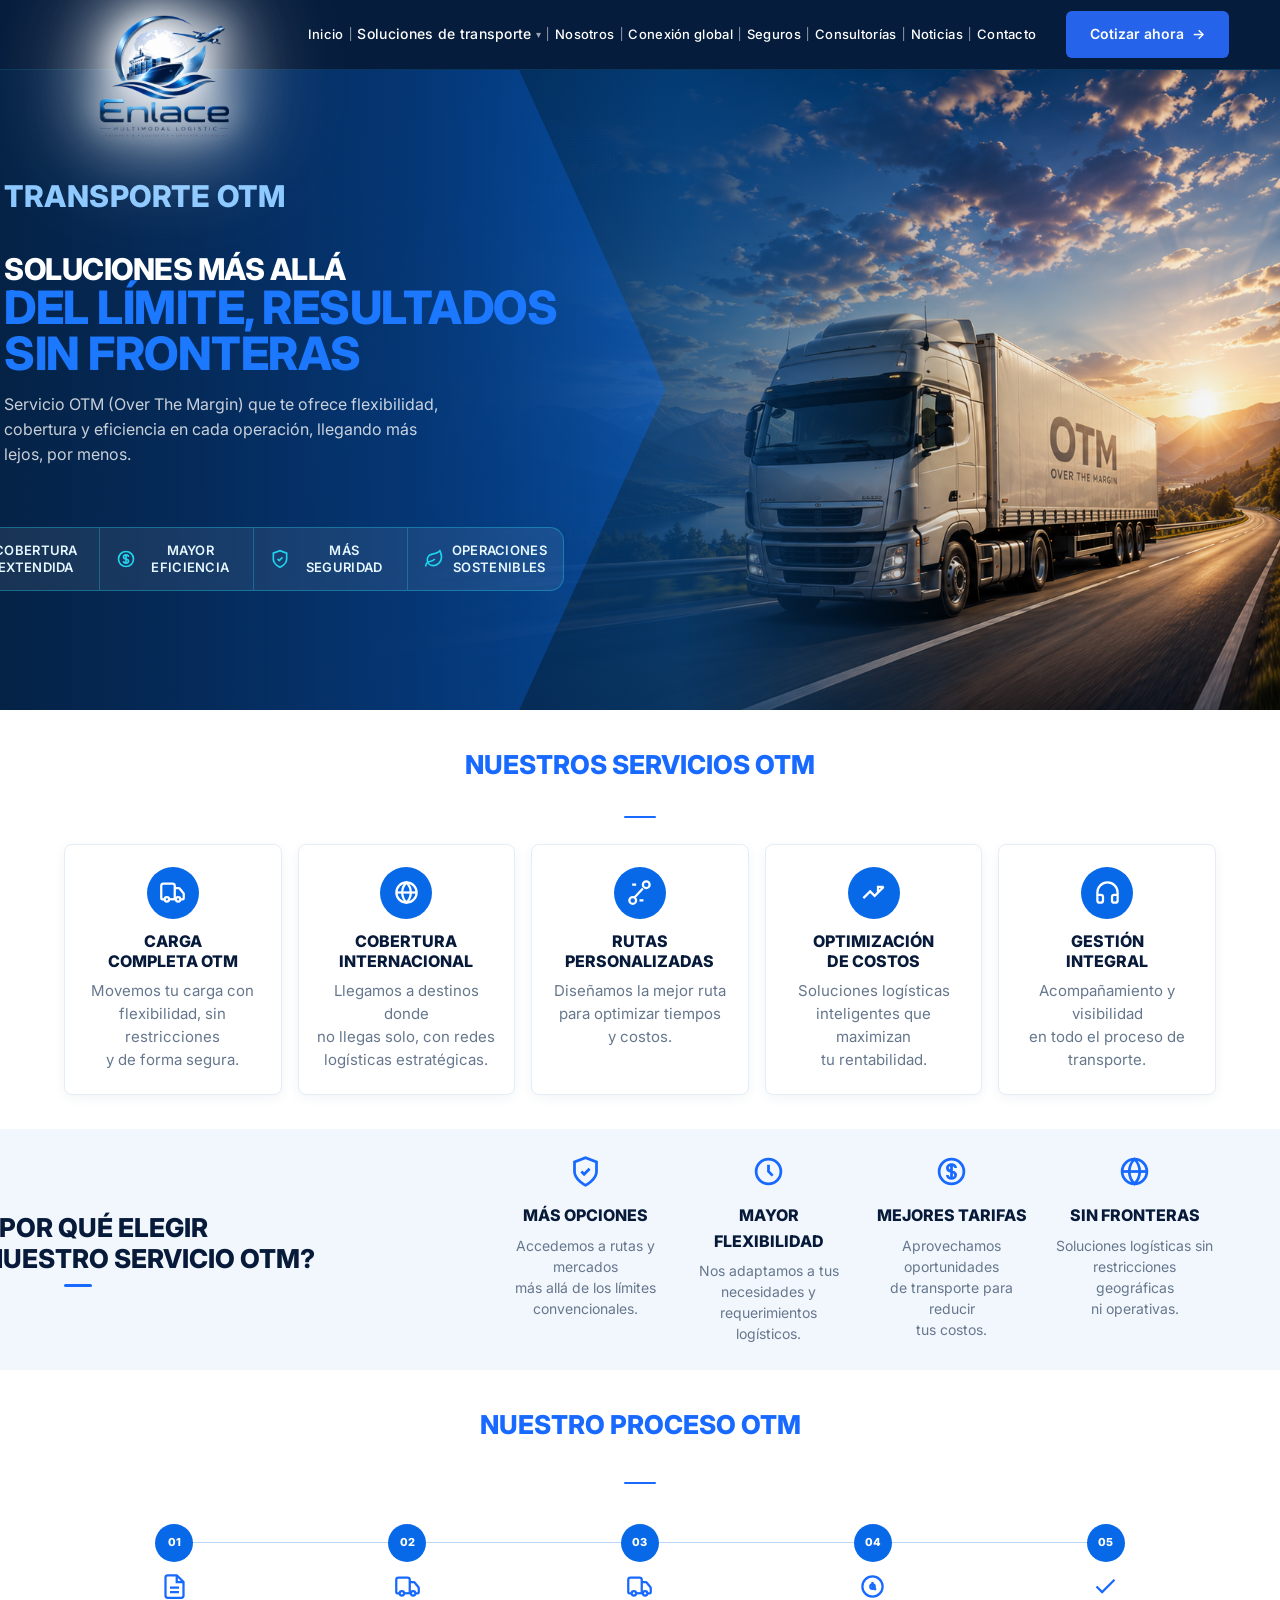
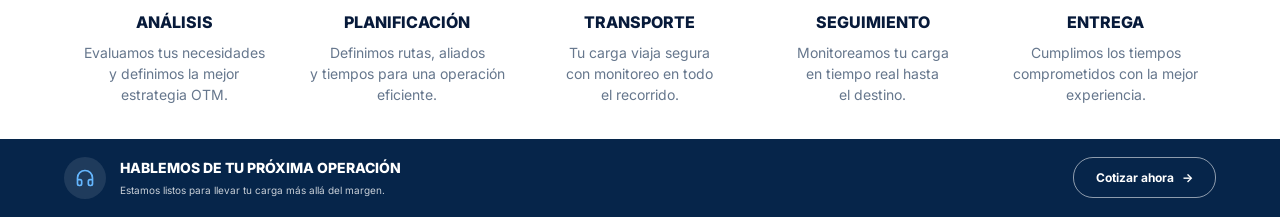
<file: transporte-otm.html>
<!DOCTYPE html>
<html lang="es">
<head>
  <meta charset="UTF-8" />
  <meta name="viewport" content="width=device-width, initial-scale=1.0" />
  <meta name="description" content="Enlace Multimodal Logistics: Transporte OTM - Operador de Transporte Multimodal. Flexibilidad, cobertura internacional y optimización de costos en una sola operación logística." />
  <title>Enlace Multimodal | Transporte OTM</title>
  <link rel="preconnect" href="https://fonts.googleapis.com">
  <link rel="preconnect" href="https://fonts.gstatic.com" crossorigin>
  <link href="https://fonts.googleapis.com/css2?family=Inter:wght@400;500;600;700;800&display=swap" rel="stylesheet">
  <link rel="stylesheet" href="styles.css?v=118" />
  <link rel="icon" type="image/png" href="favicon1.png" />
</head>
<body class="page-otm">
  <!-- LOGO FIJO -->
  <a href="index.html" class="fixed-logo">
    <img src="logo.png" alt="Enlace Multimodal Logistics" />
  </a>

    <!-- NAVBAR -->
  <header class="navbar" id="navbar">
    <div class="nav-container">

      <nav class="nav-links">
        <a href="index.html">Inicio</a>
        <div class="nav-dropdown">
          <a href="javascript:void(0)">Soluciones de transporte <span class="arrow-down">▾</span></a>
          <div class="nav-dropdown-menu">
            <a href="transporte-aereo.html">Transporte Aéreo</a>
            <a href="transporte-maritimo.html">Transporte Marítimo</a>
            <a href="transporte-terrestre.html">Transporte Terrestre</a>
            <a href="transporte-otm.html">Transporte OTM</a>
          </div>
        </div>
        <a href="nosotros.html">Nosotros</a>
        <a href="index.html#cobertura">Conexión global</a>
        <a href="seguros.html">Seguros</a>
        <a href="consultorias.html">Consultorías</a>
        <a href="noticias.html">Noticias</a>
        <a href="index.html#contacto">Contacto</a>
      </nav>
      <a class="nav-cta" href="index.html#contacto">Cotizar ahora <span class="arrow-right">&rarr;</span></a>
      <button class="nav-toggle" aria-label="Menú" id="navToggle">
        <span></span><span></span><span></span>
      </button>
    </div>
  </header>

  <!-- MOBILE MENU -->
  <div class="mobile-menu" id="mobileMenu">
    <a href="index.html">Inicio</a>
    <a href="transporte-aereo.html">Transporte Aéreo</a>
    <a href="transporte-maritimo.html">Transporte Marítimo</a>
    <a href="transporte-terrestre.html">Transporte Terrestre</a>
    <a href="transporte-otm.html">Transporte OTM</a>
    <a href="nosotros.html">Nosotros</a>
    <a href="index.html#cobertura">Conexión global</a>
    <a href="seguros.html">Seguros</a>
    <a href="consultorias.html">Consultorías</a>
    <a href="noticias.html">Noticias</a>
    <a href="index.html#contacto">Contacto</a>
  </div>



  <main>

    <!-- HERO -->
    <section class="otm-hero">
      <div class="otm-hero-bg" aria-hidden="true">
        <img src="OTM.png" alt="" />
      </div>
      <div class="otm-hero-shape" aria-hidden="true"></div>
      <div class="otm-hero-inner">
        <div class="otm-hero-content">
          <span class="otm-hero-eyebrow">TRANSPORTE OTM</span>
          <h1><span class="otm-hero-line1">SOLUCIONES MÁS ALLÁ</span><span class="otm-hero-blue">DEL LÍMITE, RESULTADOS<br>SIN FRONTERAS</span></h1>
          <p class="otm-hero-desc">Servicio OTM (Over The Margin) que te ofrece flexibilidad, cobertura y eficiencia en cada operación, llegando más lejos, por menos.</p>
          <div class="otm-hero-benefits">
            <span class="otm-hero-benefit">
              <svg viewBox="0 0 24 24" fill="none" stroke="currentColor" stroke-width="2"><circle cx="12" cy="12" r="9"/><path d="M3 12h18"/><path d="M12 3c2.5 2.5 3.8 5.7 3.8 9s-1.3 6.5-3.8 9c-2.5-2.5-3.8-5.7-3.8-9S9.5 5.5 12 3z"/></svg>
              COBERTURA EXTENDIDA
            </span>
            <span class="otm-hero-benefit">
              <svg viewBox="0 0 24 24" fill="none" stroke="currentColor" stroke-width="2"><circle cx="12" cy="12" r="9"/><path d="M12 6v12M15 9.5c0-1.5-1.3-2.5-3-2.5s-3 1-3 2.5 1.3 2.2 3 2.5 3 1 3 2.5-1.3 2.5-3 2.5-3-1-3-2.5"/></svg>
              MAYOR EFICIENCIA
            </span>
            <span class="otm-hero-benefit">
              <svg viewBox="0 0 24 24" fill="none" stroke="currentColor" stroke-width="2"><path d="M12 22s8-4 8-10V5l-8-3-8 3v7c0 6 8 10 8 10z"/><path d="M9 12l2 2 4-4"/></svg>
              MÁS SEGURIDAD
            </span>
            <span class="otm-hero-benefit">
              <svg viewBox="0 0 24 24" fill="none" stroke="currentColor" stroke-width="2"><path d="M11 20A7 7 0 0 1 9.8 6.1C15.5 5 17 4.48 19 2c1 2 2 4.18 2 8 0 5.5-4.78 10-10 10z"/><path d="M2 21c0-3 1.85-5.36 5.08-6C9.5 14.52 12 13 13 12"/></svg>
              OPERACIONES SOSTENIBLES
            </span>
          </div>
        </div>
      </div>
    </section>

    <!-- NUESTROS SERVICIOS OTM -->
    <section class="otm-services">
      <div class="otm-services-inner">
        <h2 class="otm-services-title">NUESTROS SERVICIOS OTM</h2>
        <div class="otm-services-line"></div>
        <div class="otm-services-grid">
          <div class="otm-service">
            <span class="otm-service-icon"><svg viewBox="0 0 24 24" fill="none" stroke="currentColor" stroke-width="2"><path d="M14 18V6a2 2 0 0 0-2-2H4a2 2 0 0 0-2 2v11a1 1 0 0 0 1 1h2"/><path d="M15 18H9"/><path d="M19 18h2a1 1 0 0 0 1-1v-3.65a1 1 0 0 0-.22-.624l-3.48-4.35A1 1 0 0 0 17.52 8H14"/><circle cx="17" cy="18" r="2"/><circle cx="7" cy="18" r="2"/></svg></span>
            <h3>CARGA<br>COMPLETA OTM</h3>
            <p>Movemos tu carga con<br>flexibilidad, sin restricciones<br>y de forma segura.</p>
          </div>
          <div class="otm-service">
            <span class="otm-service-icon"><svg viewBox="0 0 24 24" fill="none" stroke="currentColor" stroke-width="2"><circle cx="12" cy="12" r="9"/><path d="M3 12h18"/><path d="M12 3c2.5 2.5 3.8 5.7 3.8 9s-1.3 6.5-3.8 9c-2.5-2.5-3.8-5.7-3.8-9S9.5 5.5 12 3z"/></svg></span>
            <h3>COBERTURA<br>INTERNACIONAL</h3>
            <p>Llegamos a destinos donde<br>no llegas solo, con redes<br>logísticas estratégicas.</p>
          </div>
          <div class="otm-service">
            <span class="otm-service-icon"><svg viewBox="0 0 24 24" fill="none" stroke="currentColor" stroke-width="2"><circle cx="6" cy="19" r="3"/><circle cx="18" cy="5" r="3"/><path d="M12 19h3.5M9 5H5.5M7.5 16.5L15 8.5"/></svg></span>
            <h3>RUTAS<br>PERSONALIZADAS</h3>
            <p>Diseñamos la mejor ruta<br>para optimizar tiempos<br>y costos.</p>
          </div>
          <div class="otm-service">
            <span class="otm-service-icon"><svg viewBox="0 0 24 24" fill="none" stroke="currentColor" stroke-width="2"><path d="M3 17l6-6 4 4 8-8"/><path d="M21 7h-5v5"/></svg></span>
            <h3>OPTIMIZACIÓN<br>DE COSTOS</h3>
            <p>Soluciones logísticas<br>inteligentes que maximizan<br>tu rentabilidad.</p>
          </div>
          <div class="otm-service">
            <span class="otm-service-icon"><svg viewBox="0 0 24 24" fill="none" stroke="currentColor" stroke-width="2"><path d="M3 14h3a2 2 0 0 1 2 2v3a2 2 0 0 1-2 2H5a2 2 0 0 1-2-2v-7a9 9 0 0 1 18 0v7a2 2 0 0 1-2 2h-1a2 2 0 0 1-2-2v-3a2 2 0 0 1 2-2h3"/></svg></span>
            <h3>GESTIÓN<br>INTEGRAL</h3>
            <p>Acompañamiento y visibilidad<br>en todo el proceso de<br>transporte.</p>
          </div>
        </div>
      </div>
    </section>

    <!-- ¿POR QUÉ ELEGIR NUESTRO SERVICIO OTM? -->
    <section class="otm-why">
      <div class="otm-why-inner">
        <div class="otm-why-left">
          <h2>¿POR QUÉ ELEGIR<br>NUESTRO SERVICIO OTM?</h2>
          <div class="otm-why-line"></div>
        </div>
        <div class="otm-why-benefits">
          <div class="otm-why-benefit">
            <svg viewBox="0 0 24 24" fill="none" stroke="currentColor" stroke-width="2"><path d="M12 22s8-4 8-10V5l-8-3-8 3v7c0 6 8 10 8 10z"/><path d="M9 12l2 2 4-4"/></svg>
            <h3>MÁS OPCIONES</h3>
            <p>Accedemos a rutas y mercados<br>más allá de los límites<br>convencionales.</p>
          </div>
          <div class="otm-why-benefit">
            <svg viewBox="0 0 24 24" fill="none" stroke="currentColor" stroke-width="2"><circle cx="12" cy="12" r="9"/><path d="M12 7v5l3 3"/></svg>
            <h3>MAYOR FLEXIBILIDAD</h3>
            <p>Nos adaptamos a tus<br>necesidades y requerimientos<br>logísticos.</p>
          </div>
          <div class="otm-why-benefit">
            <svg viewBox="0 0 24 24" fill="none" stroke="currentColor" stroke-width="2"><circle cx="12" cy="12" r="9"/><path d="M12 6v12M15 9.5c0-1.5-1.3-2.5-3-2.5s-3 1-3 2.5 1.3 2.2 3 2.5 3 1 3 2.5-1.3 2.5-3 2.5-3-1-3-2.5"/></svg>
            <h3>MEJORES TARIFAS</h3>
            <p>Aprovechamos oportunidades<br>de transporte para reducir<br>tus costos.</p>
          </div>
          <div class="otm-why-benefit">
            <svg viewBox="0 0 24 24" fill="none" stroke="currentColor" stroke-width="2"><circle cx="12" cy="12" r="9"/><path d="M3 12h18"/><path d="M12 3c2.5 2.5 3.8 5.7 3.8 9s-1.3 6.5-3.8 9c-2.5-2.5-3.8-5.7-3.8-9S9.5 5.5 12 3z"/></svg>
            <h3>SIN FRONTERAS</h3>
            <p>Soluciones logísticas sin<br>restricciones geográficas<br>ni operativas.</p>
          </div>
        </div>
      </div>
    </section>

    <!-- NUESTRO PROCESO OTM -->
    <section class="otm-process">
      <div class="otm-process-inner">
        <h2 class="otm-process-title">NUESTRO PROCESO OTM</h2>
        <div class="otm-process-line"></div>
        <div class="otm-process-track">
          <div class="otm-process-step">
            <span class="otm-step-num">01</span>
            <span class="otm-step-icon"><svg viewBox="0 0 24 24" fill="none" stroke="currentColor" stroke-width="2"><path d="M14 2H6a2 2 0 0 0-2 2v16a2 2 0 0 0 2 2h12a2 2 0 0 0 2-2V8z"/><polyline points="14 2 14 8 20 8"/><line x1="16" y1="13" x2="8" y2="13"/><line x1="16" y1="17" x2="8" y2="17"/></svg></span>
            <h3>ANÁLISIS</h3>
            <p>Evaluamos tus necesidades<br>y definimos la mejor<br>estrategia OTM.</p>
          </div>
          <div class="otm-process-step">
            <span class="otm-step-num">02</span>
            <span class="otm-step-icon"><svg viewBox="0 0 24 24" fill="none" stroke="currentColor" stroke-width="2"><path d="M14 18V6a2 2 0 0 0-2-2H4a2 2 0 0 0-2 2v11a1 1 0 0 0 1 1h2"/><path d="M15 18H9"/><path d="M19 18h2a1 1 0 0 0 1-1v-3.65a1 1 0 0 0-.22-.624l-3.48-4.35A1 1 0 0 0 17.52 8H14"/><circle cx="17" cy="18" r="2"/><circle cx="7" cy="18" r="2"/></svg></span>
            <h3>PLANIFICACIÓN</h3>
            <p>Definimos rutas, aliados<br>y tiempos para una operación<br>eficiente.</p>
          </div>
          <div class="otm-process-step">
            <span class="otm-step-num">03</span>
            <span class="otm-step-icon"><svg viewBox="0 0 24 24" fill="none" stroke="currentColor" stroke-width="2"><path d="M14 18V6a2 2 0 0 0-2-2H4a2 2 0 0 0-2 2v11a1 1 0 0 0 1 1h2"/><path d="M15 18H9"/><path d="M19 18h2a1 1 0 0 0 1-1v-3.65a1 1 0 0 0-.22-.624l-3.48-4.35A1 1 0 0 0 17.52 8H14"/><circle cx="17" cy="18" r="2"/><circle cx="7" cy="18" r="2"/></svg></span>
            <h3>TRANSPORTE</h3>
            <p>Tu carga viaja segura<br>con monitoreo en todo<br>el recorrido.</p>
          </div>
          <div class="otm-process-step">
            <span class="otm-step-num">04</span>
            <span class="otm-step-icon"><svg viewBox="0 0 24 24" fill="none" stroke="currentColor" stroke-width="2"><circle cx="12" cy="12" r="9"/><path d="M12 8v4l3 3"/><circle cx="12" cy="12" r="2"/></svg></span>
            <h3>SEGUIMIENTO</h3>
            <p>Monitoreamos tu carga<br>en tiempo real hasta<br>el destino.</p>
          </div>
          <div class="otm-process-step">
            <span class="otm-step-num">05</span>
            <span class="otm-step-icon"><svg viewBox="0 0 24 24" fill="none" stroke="currentColor" stroke-width="2"><polyline points="20 6 9 17 4 12"/></svg></span>
            <h3>ENTREGA</h3>
            <p>Cumplimos los tiempos<br>comprometidos con la mejor<br>experiencia.</p>
          </div>
        </div>
      </div>
    </section>

    <!-- CTA FINAL -->
    <section class="otm-cta">
      <div class="otm-cta-inner">
        <div class="otm-cta-left">
          <span class="otm-cta-headset">
            <svg viewBox="0 0 24 24" fill="none" stroke="currentColor" stroke-width="2"><path d="M3 14h3a2 2 0 0 1 2 2v3a2 2 0 0 1-2 2H5a2 2 0 0 1-2-2v-7a9 9 0 0 1 18 0v7a2 2 0 0 1-2 2h-1a2 2 0 0 1-2-2v-3a2 2 0 0 1 2-2h3"/></svg>
          </span>
          <div>
            <h2>HABLEMOS DE TU PRÓXIMA OPERACIÓN</h2>
            <p>Estamos listos para llevar tu carga más allá del margen.</p>
          </div>
        </div>
        <a class="otm-cta-btn" href="index.html#contacto">Cotizar ahora <span>→</span></a>
      </div>
    </section>

  </main>

  <script src="script.js"></script>
</body>
</html>
</file>
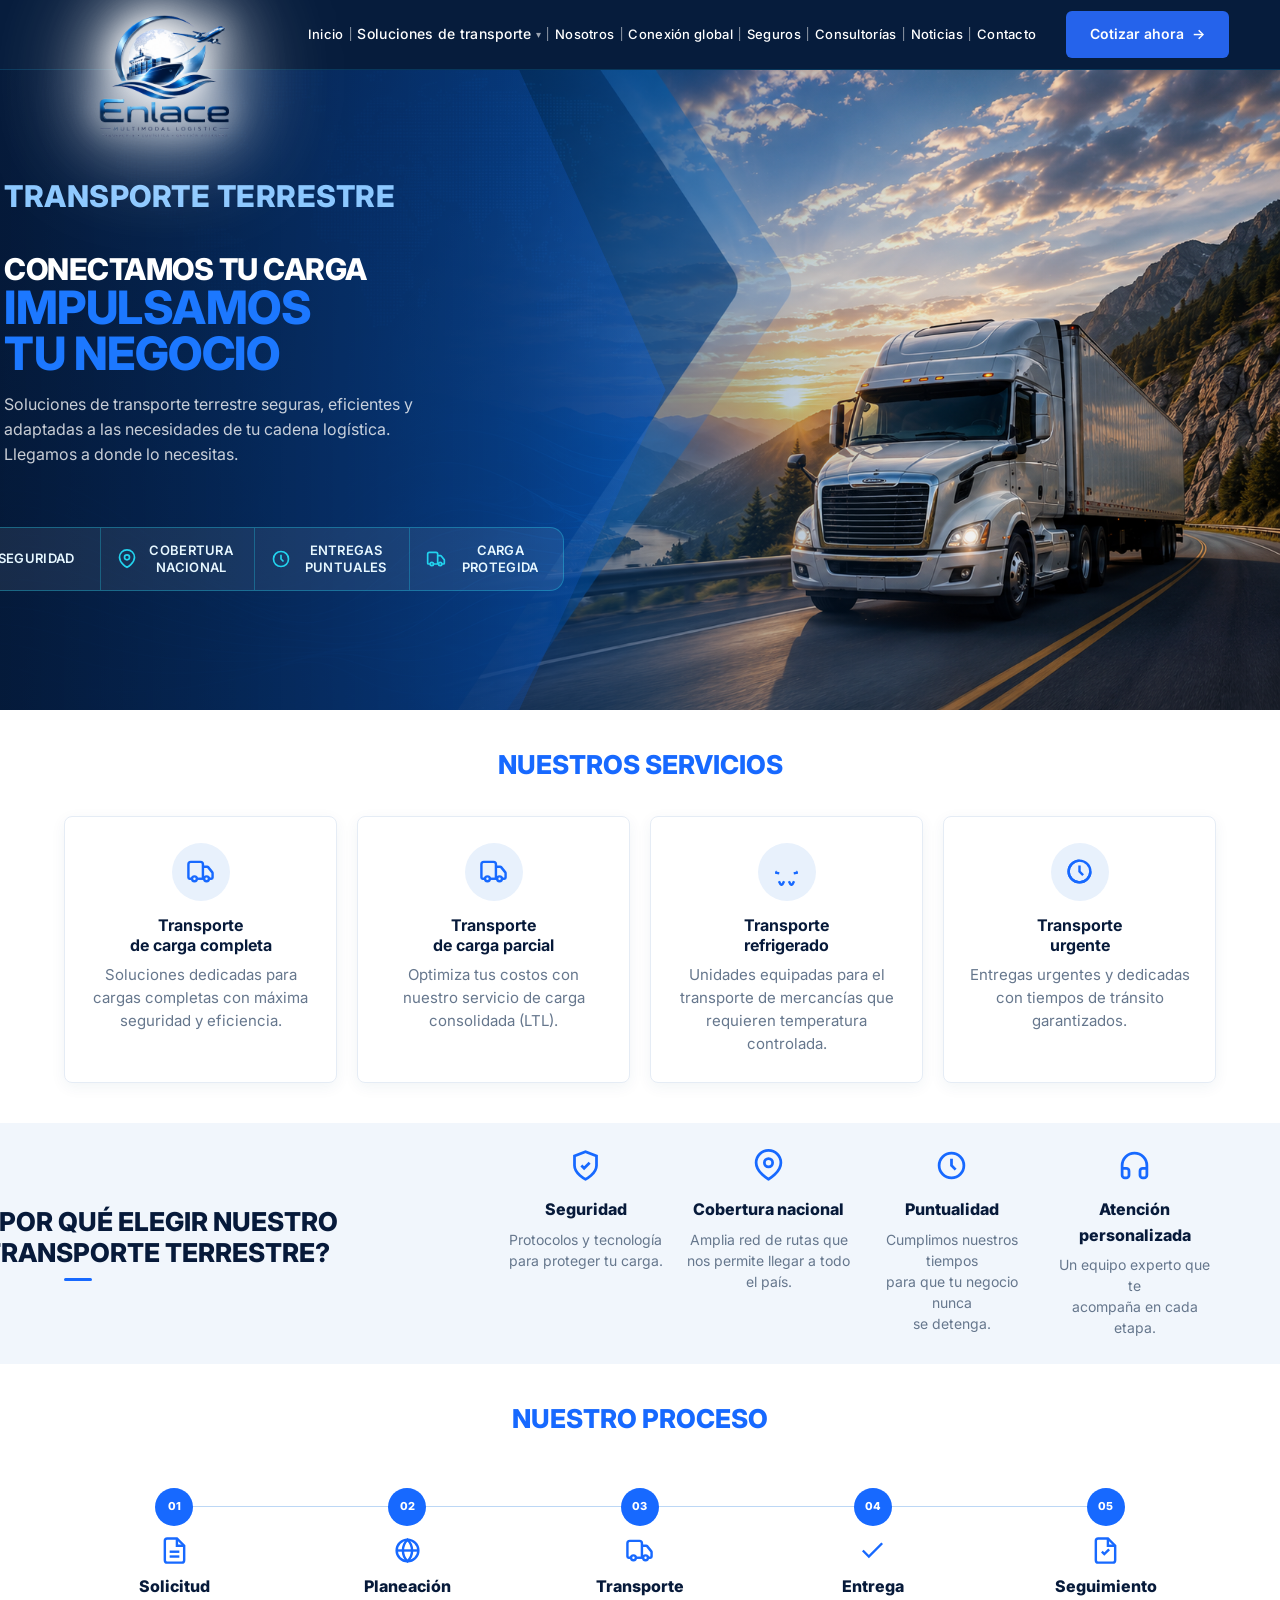
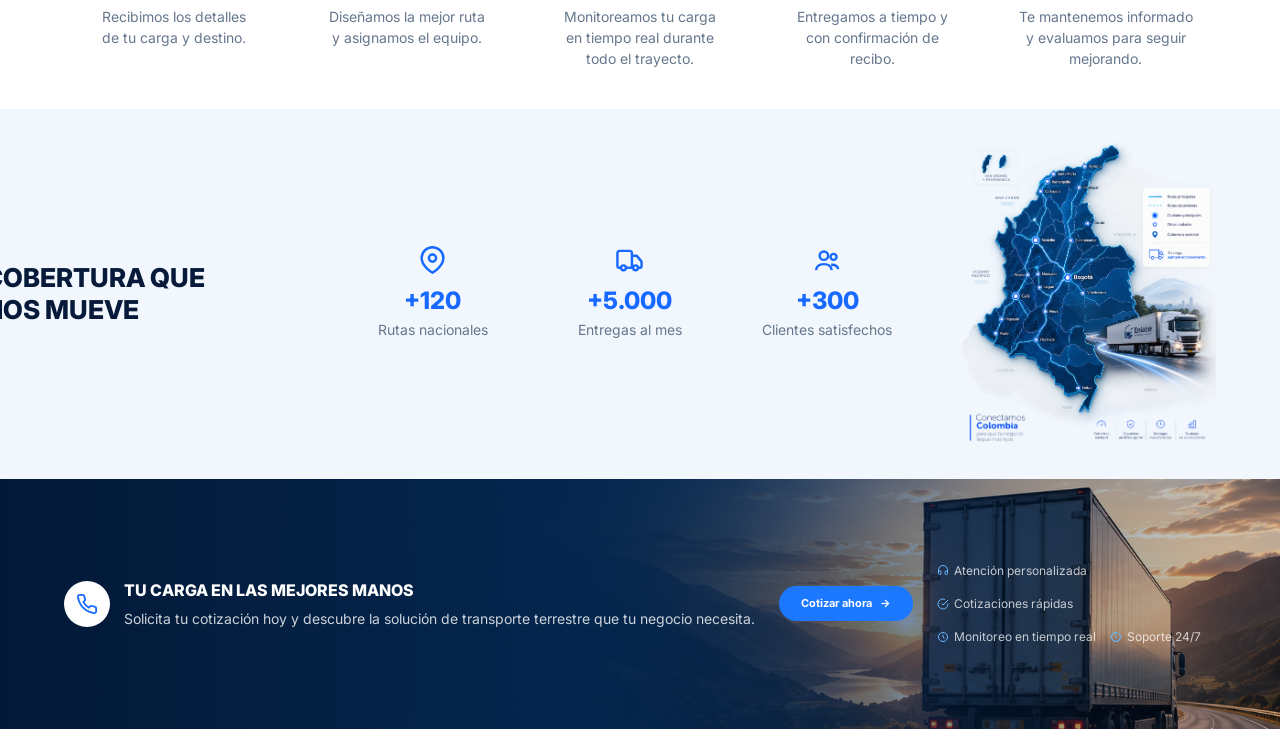
<file: transporte-terrestre.html>
<!DOCTYPE html>
<html lang="es">
<head>
  <meta charset="UTF-8" />
  <meta name="viewport" content="width=device-width, initial-scale=1.0" />
  <meta name="description" content="Enlace Multimodal Logistics: Transporte Terrestre de carga con cobertura nacional. Soluciones seguras, eficientes y puntuales para tu cadena logística." />
  <title>Enlace Multimodal | Transporte Terrestre</title>
  <link rel="preconnect" href="https://fonts.googleapis.com">
  <link rel="preconnect" href="https://fonts.gstatic.com" crossorigin>
  <link href="https://fonts.googleapis.com/css2?family=Inter:wght@400;500;600;700;800&display=swap" rel="stylesheet">
  <link rel="stylesheet" href="styles.css?v=118" />
  <link rel="icon" type="image/png" href="favicon1.png" />
</head>
<body class="page-terrestre">
  <!-- LOGO FIJO -->
  <a href="index.html" class="fixed-logo">
    <img src="logo.png" alt="Enlace Multimodal Logistics" />
  </a>

    <!-- NAVBAR -->
  <header class="navbar" id="navbar">
    <div class="nav-container">

      <nav class="nav-links">
        <a href="index.html">Inicio</a>
        <div class="nav-dropdown">
          <a href="javascript:void(0)">Soluciones de transporte <span class="arrow-down">▾</span></a>
          <div class="nav-dropdown-menu">
            <a href="transporte-aereo.html">Transporte Aéreo</a>
            <a href="transporte-maritimo.html">Transporte Marítimo</a>
            <a href="transporte-terrestre.html">Transporte Terrestre</a>
            <a href="transporte-otm.html">Transporte OTM</a>
          </div>
        </div>
        <a href="nosotros.html">Nosotros</a>
        <a href="index.html#cobertura">Conexión global</a>
        <a href="seguros.html">Seguros</a>
        <a href="consultorias.html">Consultorías</a>
        <a href="noticias.html">Noticias</a>
        <a href="index.html#contacto">Contacto</a>
      </nav>
      <a class="nav-cta" href="index.html#contacto">Cotizar ahora <span class="arrow-right">&rarr;</span></a>
      <button class="nav-toggle" aria-label="Menú" id="navToggle">
        <span></span><span></span><span></span>
      </button>
    </div>
  </header>

  <!-- MOBILE MENU -->
  <div class="mobile-menu" id="mobileMenu">
    <a href="index.html">Inicio</a>
    <a href="transporte-aereo.html">Transporte Aéreo</a>
    <a href="transporte-maritimo.html">Transporte Marítimo</a>
    <a href="transporte-terrestre.html">Transporte Terrestre</a>
    <a href="transporte-otm.html">Transporte OTM</a>
    <a href="nosotros.html">Nosotros</a>
    <a href="index.html#cobertura">Conexión global</a>
    <a href="seguros.html">Seguros</a>
    <a href="consultorias.html">Consultorías</a>
    <a href="noticias.html">Noticias</a>
    <a href="index.html#contacto">Contacto</a>
  </div>



  <main>

    <!-- HERO -->
    <section class="tt-hero">
      <div class="tt-hero-bg" aria-hidden="true">
        <img src="terrestre1.png" alt="" />
      </div>
      <div class="tt-hero-shape" aria-hidden="true"></div>
      <div class="tt-hero-inner">
        <div class="tt-hero-content">
          <span class="tt-hero-eyebrow">TRANSPORTE TERRESTRE</span>
          <h1><span class="tt-hero-line1">CONECTAMOS TU CARGA</span><span class="tt-hero-blue">IMPULSAMOS<br>TU NEGOCIO</span></h1>
          <p class="tt-hero-desc">Soluciones de transporte terrestre seguras, eficientes y adaptadas a las necesidades de tu cadena logística. Llegamos a donde lo necesitas.</p>
          <div class="tt-hero-benefits">
            <span class="tt-hero-benefit">
              <svg viewBox="0 0 24 24" fill="none" stroke="currentColor" stroke-width="2"><path d="M12 22s8-4 8-10V5l-8-3-8 3v7c0 6 8 10 8 10z"/><path d="M9 12l2 2 4-4"/></svg>
              SEGURIDAD
            </span>
            <span class="tt-hero-benefit">
              <svg viewBox="0 0 24 24" fill="none" stroke="currentColor" stroke-width="2"><path d="M21 10c0 7-9 12-9 12s-9-5-9-12a9 9 0 0 1 18 0z"/><circle cx="12" cy="10" r="3"/></svg>
              COBERTURA NACIONAL
            </span>
            <span class="tt-hero-benefit">
              <svg viewBox="0 0 24 24" fill="none" stroke="currentColor" stroke-width="2"><circle cx="12" cy="12" r="9"/><path d="M12 7v5l3 3"/></svg>
              ENTREGAS PUNTUALES
            </span>
            <span class="tt-hero-benefit">
              <svg viewBox="0 0 24 24" fill="none" stroke="currentColor" stroke-width="2"><path d="M14 18V6a2 2 0 0 0-2-2H4a2 2 0 0 0-2 2v11a1 1 0 0 0 1 1h2"/><path d="M15 18H9"/><path d="M19 18h2a1 1 0 0 0 1-1v-3.65a1 1 0 0 0-.22-.624l-3.48-4.35A1 1 0 0 0 17.52 8H14"/><circle cx="17" cy="18" r="2"/><circle cx="7" cy="18" r="2"/></svg>
              CARGA PROTEGIDA
            </span>
          </div>
        </div>
      </div>
    </section>

    <!-- NUESTROS SERVICIOS -->
    <section class="tt-services">
      <div class="tt-services-inner">
        <h2 class="tt-services-title">NUESTROS SERVICIOS</h2>
        <div class="tt-services-grid">
          <div class="tt-service">
            <span class="tt-service-icon"><svg viewBox="0 0 24 24" fill="none" stroke="currentColor" stroke-width="2"><path d="M14 18V6a2 2 0 0 0-2-2H4a2 2 0 0 0-2 2v11a1 1 0 0 0 1 1h2"/><path d="M15 18H9"/><path d="M19 18h2a1 1 0 0 0 1-1v-3.65a1 1 0 0 0-.22-.624l-3.48-4.35A1 1 0 0 0 17.52 8H14"/><circle cx="17" cy="18" r="2"/><circle cx="7" cy="18" r="2"/></svg></span>
            <h3>Transporte<br>de carga completa</h3>
            <p>Soluciones dedicadas para cargas completas con máxima seguridad y eficiencia.</p>
          </div>
          <div class="tt-service">
            <span class="tt-service-icon"><svg viewBox="0 0 24 24" fill="none" stroke="currentColor" stroke-width="2"><path d="M14 18V6a2 2 0 0 0-2-2H4a2 2 0 0 0-2 2v11a1 1 0 0 0 1 1h2"/><path d="M15 18H9"/><path d="M19 18h2a1 1 0 0 0 1-1v-3.65a1 1 0 0 0-.22-.624l-3.48-4.35A1 1 0 0 0 17.52 8H14"/><circle cx="17" cy="18" r="2"/><circle cx="7" cy="18" r="2"/></svg></span>
            <h3>Transporte<br>de carga parcial</h3>
            <p>Optimiza tus costos con nuestro servicio de carga consolidada (LTL).</p>
          </div>
          <div class="tt-service">
            <span class="tt-service-icon"><svg viewBox="0 0 24 24" fill="none" stroke="currentColor" stroke-width="2"><path d="m10 20-1.25 2.5a1 1 0 0 1-1.75 0L5.75 20"/><path d="M14 20l1.25 2.5a1 1 0 0 0 1.75 0L18.25 20"/><path d="M20 12a1 1 0 0 1 .5.87V13l-2.5.5"/><path d="M4 12a1 1 0 0 0-.5.87V13l2.5.5"/></svg></span>
            <h3>Transporte<br>refrigerado</h3>
            <p>Unidades equipadas para el transporte de mercancías que requieren temperatura controlada.</p>
          </div>
          <div class="tt-service">
            <span class="tt-service-icon"><svg viewBox="0 0 24 24" fill="none" stroke="currentColor" stroke-width="2"><circle cx="12" cy="12" r="9"/><path d="M12 7v5l3 3"/><path d="M12 3a9 9 0 1 0 9 9"/></svg></span>
            <h3>Transporte<br>urgente</h3>
            <p>Entregas urgentes y dedicadas con tiempos de tránsito garantizados.</p>
          </div>
        </div>
      </div>
    </section>

    <!-- ¿POR QUÉ ELEGIRNOS? -->
    <section class="tt-why">
      <div class="tt-why-inner">
        <div class="tt-why-left">
          <h2>¿POR QUÉ ELEGIR NUESTRO<br>TRANSPORTE TERRESTRE?</h2>
          <div class="tt-why-line"></div>
        </div>
        <div class="tt-why-benefits">
          <div class="tt-why-benefit">
            <svg viewBox="0 0 24 24" fill="none" stroke="currentColor" stroke-width="2"><path d="M12 22s8-4 8-10V5l-8-3-8 3v7c0 6 8 10 8 10z"/><path d="M9 12l2 2 4-4"/></svg>
            <h3>Seguridad</h3>
            <p>Protocolos y tecnología<br>para proteger tu carga.</p>
          </div>
          <div class="tt-why-benefit">
            <svg viewBox="0 0 24 24" fill="none" stroke="currentColor" stroke-width="2"><path d="M21 10c0 7-9 12-9 12s-9-5-9-12a9 9 0 0 1 18 0z"/><circle cx="12" cy="10" r="3"/></svg>
            <h3>Cobertura nacional</h3>
            <p>Amplia red de rutas que<br>nos permite llegar a todo<br>el país.</p>
          </div>
          <div class="tt-why-benefit">
            <svg viewBox="0 0 24 24" fill="none" stroke="currentColor" stroke-width="2"><circle cx="12" cy="12" r="9"/><path d="M12 7v5l3 3"/></svg>
            <h3>Puntualidad</h3>
            <p>Cumplimos nuestros tiempos<br>para que tu negocio nunca<br>se detenga.</p>
          </div>
          <div class="tt-why-benefit">
            <svg viewBox="0 0 24 24" fill="none" stroke="currentColor" stroke-width="2"><path d="M3 14h3a2 2 0 0 1 2 2v3a2 2 0 0 1-2 2H5a2 2 0 0 1-2-2v-7a9 9 0 0 1 18 0v7a2 2 0 0 1-2 2h-1a2 2 0 0 1-2-2v-3a2 2 0 0 1 2-2h3"/></svg>
            <h3>Atención personalizada</h3>
            <p>Un equipo experto que te<br>acompaña en cada etapa.</p>
          </div>
        </div>
      </div>
    </section>

    <!-- NUESTRO PROCESO -->
    <section class="tt-process">
      <div class="tt-process-inner">
        <h2 class="tt-process-title">NUESTRO PROCESO</h2>
        <div class="tt-process-track">
          <div class="tt-process-step">
            <span class="tt-step-num">01</span>
            <span class="tt-step-icon"><svg viewBox="0 0 24 24" fill="none" stroke="currentColor" stroke-width="2"><path d="M14 2H6a2 2 0 0 0-2 2v16a2 2 0 0 0 2 2h12a2 2 0 0 0 2-2V8z"/><polyline points="14 2 14 8 20 8"/><line x1="16" y1="13" x2="8" y2="13"/><line x1="16" y1="17" x2="8" y2="17"/></svg></span>
            <h3>Solicitud</h3>
            <p>Recibimos los detalles<br>de tu carga y destino.</p>
          </div>
          <div class="tt-process-step">
            <span class="tt-step-num">02</span>
            <span class="tt-step-icon"><svg viewBox="0 0 24 24" fill="none" stroke="currentColor" stroke-width="2"><circle cx="12" cy="12" r="9"/><path d="M3 12h18"/><path d="M12 3c2.5 2.5 3.8 5.7 3.8 9S14.5 18.5 12 21c-2.5-2.5-3.8-5.7-3.8-9S9.5 5.5 12 3z"/></svg></span>
            <h3>Planeación</h3>
            <p>Diseñamos la mejor ruta<br>y asignamos el equipo.</p>
          </div>
          <div class="tt-process-step">
            <span class="tt-step-num">03</span>
            <span class="tt-step-icon"><svg viewBox="0 0 24 24" fill="none" stroke="currentColor" stroke-width="2"><path d="M14 18V6a2 2 0 0 0-2-2H4a2 2 0 0 0-2 2v11a1 1 0 0 0 1 1h2"/><path d="M15 18H9"/><path d="M19 18h2a1 1 0 0 0 1-1v-3.65a1 1 0 0 0-.22-.624l-3.48-4.35A1 1 0 0 0 17.52 8H14"/><circle cx="17" cy="18" r="2"/><circle cx="7" cy="18" r="2"/></svg></span>
            <h3>Transporte</h3>
            <p>Monitoreamos tu carga<br>en tiempo real durante<br>todo el trayecto.</p>
          </div>
          <div class="tt-process-step">
            <span class="tt-step-num">04</span>
            <span class="tt-step-icon"><svg viewBox="0 0 24 24" fill="none" stroke="currentColor" stroke-width="2"><polyline points="20 6 9 17 4 12"/></svg></span>
            <h3>Entrega</h3>
            <p>Entregamos a tiempo y<br>con confirmación de<br>recibo.</p>
          </div>
          <div class="tt-process-step">
            <span class="tt-step-num">05</span>
            <span class="tt-step-icon"><svg viewBox="0 0 24 24" fill="none" stroke="currentColor" stroke-width="2"><path d="M14 2H6a2 2 0 0 0-2 2v16a2 2 0 0 0 2 2h12a2 2 0 0 0 2-2V8z"/><polyline points="14 2 14 8 20 8"/><polyline points="9 13 11 15 15 11"/></svg></span>
            <h3>Seguimiento</h3>
            <p>Te mantenemos informado<br>y evaluamos para seguir<br>mejorando.</p>
          </div>
        </div>
      </div>
    </section>

    <!-- COBERTURA QUE NOS MUEVE -->
    <section class="tt-coverage">
      <div class="tt-coverage-inner">
        <div class="tt-coverage-left">
          <h2>COBERTURA QUE<br>NOS MUEVE</h2>
        </div>
        <div class="tt-coverage-stats">
          <div class="tt-stat">
            <svg viewBox="0 0 24 24" fill="none" stroke="currentColor" stroke-width="2"><path d="M21 10c0 7-9 12-9 12s-9-5-9-12a9 9 0 0 1 18 0z"/><circle cx="12" cy="10" r="3"/></svg>
            <strong>+120</strong>
            <span>Rutas nacionales</span>
          </div>
          <div class="tt-stat">
            <svg viewBox="0 0 24 24" fill="none" stroke="currentColor" stroke-width="2"><path d="M14 18V6a2 2 0 0 0-2-2H4a2 2 0 0 0-2 2v11a1 1 0 0 0 1 1h2"/><path d="M15 18H9"/><path d="M19 18h2a1 1 0 0 0 1-1v-3.65a1 1 0 0 0-.22-.624l-3.48-4.35A1 1 0 0 0 17.52 8H14"/><circle cx="17" cy="18" r="2"/><circle cx="7" cy="18" r="2"/></svg>
            <strong>+5.000</strong>
            <span>Entregas al mes</span>
          </div>
          <div class="tt-stat">
            <svg viewBox="0 0 24 24" fill="none" stroke="currentColor" stroke-width="2"><circle cx="9" cy="8" r="3.5"/><circle cx="17" cy="9" r="2.5"/><path d="M2.5 20c.5-3.5 3-5 6.5-5s6 1.5 6.5 5M15 15.5c3-.2 5 .8 6 3.5"/></svg>
            <strong>+300</strong>
            <span>Clientes satisfechos</span>
          </div>
        </div>
        <div class="tt-map" aria-hidden="true">
          <img src="mapa.png" alt="Mapa de cobertura terrestre" style="width: 100%; height: auto; object-fit: contain;" />
        </div>
      </div>
    </section>

    <!-- CTA FINAL -->
    <section class="tt-cta">
      <div class="tt-cta-bg" aria-hidden="true">
        <img src="terrestre.png" alt="" />
      </div>
      <div class="tt-cta-inner">
        <div class="tt-cta-left">
          <span class="tt-cta-phone">
            <svg viewBox="0 0 24 24" fill="none" stroke="currentColor" stroke-width="2"><path d="M22 16.92v3a2 2 0 0 1-2.18 2 19.79 19.79 0 0 1-8.63-3.07 19.5 19.5 0 0 1-6-6 19.79 19.79 0 0 1-3.07-8.67A2 2 0 0 1 4.11 2h3a2 2 0 0 1 2 1.72c.127.96.361 1.903.7 2.81a2 2 0 0 1-.45 2.11L8.09 9.91a16 16 0 0 0 6 6l1.27-1.27a2 2 0 0 1 2.11-.45c.907.339 1.85.573 2.81.7A2 2 0 0 1 22 16.92z"/></svg>
          </span>
          <div>
            <h2>TU CARGA EN LAS MEJORES MANOS</h2>
            <p>Solicita tu cotización hoy y descubre la solución de transporte terrestre que tu negocio necesita.</p>
          </div>
        </div>
        <a class="tt-cta-btn" href="index.html#contacto">Cotizar ahora <span>→</span></a>
        <div class="tt-cta-benefits">
          <span><svg viewBox="0 0 24 24" fill="none" stroke="currentColor" stroke-width="2"><path d="M3 14h3a2 2 0 0 1 2 2v3a2 2 0 0 1-2 2H5a2 2 0 0 1-2-2v-7a9 9 0 0 1 18 0v7a2 2 0 0 1-2 2h-1a2 2 0 0 1-2-2v-3a2 2 0 0 1 2-2h3"/></svg>Atención personalizada</span>
          <span><svg viewBox="0 0 24 24" fill="none" stroke="currentColor" stroke-width="2"><path d="M22 11.08V12a10 10 0 1 1-5.93-9.14"/><polyline points="22 4 12 14.01 9 11.01"/></svg>Cotizaciones rápidas</span>
          <span><svg viewBox="0 0 24 24" fill="none" stroke="currentColor" stroke-width="2"><circle cx="12" cy="12" r="9"/><path d="M12 7v5l3 3"/></svg>Monitoreo en tiempo real</span>
          <span><svg viewBox="0 0 24 24" fill="none" stroke="currentColor" stroke-width="2"><circle cx="12" cy="12" r="9"/><path d="M12 7v5l3 3"/><path d="M12 3a9 9 0 1 0 9 9"/></svg>Soporte 24/7</span>
        </div>
      </div>
    </section>

  </main>

  <script src="script.js"></script>
</body>
</html>
</file>
<file: styles.css>
﻿/* ============================================
   ENLACE MULTIMODAL - PREMIUM LOGISTICS DESIGN
   ============================================ */

:root {
  --navy: #0a192f;
  --navy-light: #112240;
  --blue: #2563eb;
  --blue-hover: #1d4ed8;
  --blue-light: #3b82f6;
  --cyan: #22d3ee;
  --white: #ffffff;
  --gray-50: #f8fafc;
  --gray-100: #f1f5f9;
  --gray-200: #e2e8f0;
  --gray-300: #cbd5e1;
  --gray-400: #94a3b8;
  --gray-500: #64748b;
  --gray-600: #475569;
  --gray-700: #334155;
  --gray-800: #1e293b;
  --gray-900: #0f172a;
  --shadow-sm: 0 1px 2px rgba(0,0,0,0.05);
  --shadow-md: 0 4px 6px -1px rgba(0,0,0,0.1), 0 2px 4px -2px rgba(0,0,0,0.1);
  --shadow-lg: 0 10px 15px -3px rgba(0,0,0,0.1), 0 4px 6px -4px rgba(0,0,0,0.1);
  --shadow-xl: 0 20px 25px -5px rgba(0,0,0,0.1), 0 8px 10px -6px rgba(0,0,0,0.1);
  --radius: 8px;
  --radius-lg: 12px;
  --radius-xl: 16px;
}

/* RESET */
*, *::before, *::after { box-sizing: border-box; margin: 0; padding: 0; }
html { scroll-behavior: smooth; }
body {
  font-family: 'Inter', -apple-system, BlinkMacSystemFont, sans-serif;
  color: var(--gray-800);
  background: var(--white);
  line-height: 1.6;
  -webkit-font-smoothing: antialiased;
}
img { max-width: 100%; height: auto; display: block; }
a { text-decoration: none; color: inherit; }
ul { list-style: none; }

.container {
  width: min(1200px, calc(100% - 48px));
  margin: 0 auto;
}

/* ============================================
   NAVBAR
   ============================================ */
.navbar {
  position: relative;
  z-index: 1000;
  background: rgba(255, 255, 255, 0.01);
  border-bottom: none;
  height: 70px;
  overflow: visible;
  margin-left: 280px;
}
.nav-links a {
  color: #FFFFFF;
  font-size: 14px;
  font-weight: 500;
  transition: color 0.3s;
  display: flex;
  align-items: center;
  gap: 4px;
  letter-spacing: 0.3px;
  white-space: nowrap;
}
.nav-links a:hover { color: #18BFFF; }
.nav-container {
  display: flex;
  align-items: center;
  justify-content: flex-end;
  height: 70px;
  padding: 0 4vw;
  position: relative;
  border-bottom: 1px solid rgba(24, 191, 255, 0.16);
  overflow: visible;
}
.nav-brand {
  margin-right: auto;
  position: relative;
  display: flex;
  align-items: center;
  gap: 10px;
  color: var(--white);
  overflow: visible;
}
.brand-logo {
  width: 120px;
  height: auto;
  object-fit: contain;
  filter: drop-shadow(0 0 18px rgba(255, 255, 255, 0.55));
  transform: scale(3);
  transform-origin: left bottom;
  margin-top: 30px;
}
/* Halo claro detrás del logo para separarlo del fondo */
.nav-brand::before {
  content: '';
  position: absolute;
  left: 50%;
  top: 50%;
  transform: translate(-50%, -50%);
  width: 130%;
  height: 130%;
  background: radial-gradient(ellipse at center, rgba(255, 255, 255, 0.5), rgba(255, 255, 255, 0.15) 55%, transparent 75%);
  filter: blur(4px);
  pointer-events: none;
  z-index: 0;
}
body.page-aereo .navbar {
  background: #061C3C;
  border-bottom: none;
  margin-left: 0;
}
body.page-maritimo .navbar {
  background: #061C3C;
  border-bottom: none;
  margin-left: 0;
}
body.page-maritimo .nav-dropdown-menu a { color: #FFFFFF; }
body.page-maritimo .nav-dropdown-menu a:hover { background: #0D2E63; color: #18BFFF; }
body.page-maritimo .nav-links a { color: #FFFFFF; }
body.page-maritimo .nav-links a:hover { color: #18BFFF; }
body.page-maritimo .nav-links .active { color: #18BFFF; }
body.page-maritimo .nav-cta { background: #2563EB; color: #fff; }
body.page-maritimo .nav-cta:hover { background: #1D4ED8; }
body.page-terrestre .navbar {
  background: #061C3C;
  border-bottom: none;
  margin-left: 0;
}
body.page-terrestre .nav-dropdown-menu a { color: #FFFFFF; }
body.page-terrestre .nav-dropdown-menu a:hover { background: #0D2E63; color: #18BFFF; }
body.page-terrestre .nav-links a { color: #FFFFFF; }
body.page-terrestre .nav-links a:hover { color: #18BFFF; }
body.page-terrestre .nav-links .active { color: #18BFFF; }
body.page-terrestre .nav-cta { background: #2563EB; color: #fff; margin-right: 0; }
body.page-terrestre .nav-cta:hover { background: #1D4ED8; }
body.page-terrestre .fixed-logo img {
  width: 230px;
  filter: drop-shadow(0 0 15px rgba(255, 255, 255, 1)) drop-shadow(0 0 30px rgba(255, 255, 255, 1)) drop-shadow(0 0 50px rgba(255, 255, 255, 0.8));
}
body.page-otm .navbar {
  background: #061C3C;
  border-bottom: none;
  margin-left: 0;
}
body.page-otm .nav-dropdown-menu a { color: #FFFFFF; }
body.page-otm .nav-dropdown-menu a:hover { background: #0D2E63; color: #18BFFF; }
body.page-otm .nav-links a { color: #FFFFFF; }
body.page-otm .nav-links a:hover { color: #18BFFF; }
body.page-otm .nav-links .active { color: #18BFFF; }
body.page-otm .nav-cta { background: #2563EB; color: #fff; margin-right: 0; }
body.page-otm .nav-cta:hover { background: #1D4ED8; }
body.page-otm .fixed-logo img {
  width: 230px;
  filter: drop-shadow(0 0 15px rgba(255, 255, 255, 1)) drop-shadow(0 0 30px rgba(255, 255, 255, 1)) drop-shadow(0 0 50px rgba(255, 255, 255, 0.8));
}
body.page-courrier .navbar {
  background: #FFFFFF;
  border-bottom: 1px solid #e5e7eb;
  margin-left: 0;
}
body.page-courrier .nav-dropdown-menu { background: #FFFFFF; border: 1px solid #e5e7eb; backdrop-filter: blur(10px); }
body.page-courrier .nav-dropdown-menu a { color: #061C3C; }
body.page-courrier .nav-dropdown-menu a:hover { background: #F1F7FF; color: #2563EB; }
body.page-courrier .nav-links a { color: #061C3C; }
body.page-courrier .nav-links a:hover { color: #2563EB; }
body.page-courrier .nav-links .active { color: #18BFFF; }
body.page-courrier .nav-cta { background: #2563EB; color: #fff; margin-right: 0; }
body.page-courrier .nav-cta:hover { background: #1D4ED8; }
body.page-courrier .fixed-logo img {
  width: 230px;
}
body.page-aereo .nav-dropdown-menu a { color: #FFFFFF; }
body.page-aereo .nav-dropdown-menu a:hover { background: #0D2E63; color: #18BFFF; }
body.page-aereo .nav-links a { color: #FFFFFF; }
body.page-aereo .nav-links a:hover { color: #18BFFF; }
body.page-aereo .nav-links .active { color: #18BFFF; }
body.page-aereo .nav-cta { background: #2563EB; color: #fff; margin-right: 0; }
body.page-aereo .nav-cta:hover { background: #1D4ED8; }
body.page-aereo .fixed-logo img { width: 230px; }
body.navbar-dark .fixed-logo img {
  width: 200px;
  filter: drop-shadow(0 2px 8px rgba(0, 0, 0, 0.5));
}
body.seguros-page .fixed-logo img {
  width: 230px;
  filter: drop-shadow(0 0 15px rgba(255, 255, 255, 1)) drop-shadow(0 0 30px rgba(255, 255, 255, 1)) drop-shadow(0 0 50px rgba(255, 255, 255, 0.8));
}
body.seguros-page .nav-cta { margin-right: 0 !important; }
body.seguros-page .nav-container { justify-content: flex-end !important; }
body.page-maritimo .fixed-logo img {
  width: 230px;
  filter: drop-shadow(0 0 15px rgba(255, 255, 255, 1)) drop-shadow(0 0 30px rgba(255, 255, 255, 1)) drop-shadow(0 0 50px rgba(255, 255, 255, 0.8));
}
body.navbar-dark .navbar {
  margin-left: 0;
}
body.navbar-dark .nav-container {
  justify-content: center;
}
.brand-icon { width: 36px; height: 36px; }

/* Logo fijo superior izquierda - se oculta al hacer scroll */
.fixed-logo {
  position: fixed;
  top: 0px;
  left: 50px;
  z-index: 9999;
  display: block;
  transition: opacity 0.3s ease, transform 0.3s ease;
}
.fixed-logo.hidden {
  opacity: 0;
  pointer-events: none;
  transform: translateY(-20px);
}
.fixed-logo img {
  width: 280px;
  height: auto;
  object-fit: contain;
  filter: drop-shadow(0 0 15px rgba(255, 255, 255, 1)) drop-shadow(0 0 30px rgba(255, 255, 255, 1)) drop-shadow(0 0 50px rgba(255, 255, 255, 0.8));
}

.brand-text { display: flex; flex-direction: column; }
.brand-name {
  font-size: 20px;
  font-weight: 800;
  letter-spacing: 1px;
  line-height: 1.1;
}
.brand-sub {
  font-size: 8px;
  letter-spacing: 2px;
  color: var(--gray-400);
  text-transform: uppercase;
}
.nav-links {
  --nav-gap: 24px;
  position: absolute;
  left: 50%;
  transform: translateX(-50%);
  display: flex;
  align-items: center;
  justify-content: center;
  gap: var(--nav-gap);
}
.nav-links > a,
.nav-links > .nav-dropdown {
  position: relative;
}
.nav-links > * + *::before {
  content: '';
  position: absolute;
  left: calc(var(--nav-gap) / -2);
  top: 50%;
  transform: translate(-50%, -50%);
  width: 1px;
  height: 14px;
  background: rgba(255, 255, 255, 0.55);
  pointer-events: none;
}
body:not(.navbar-dark):not(.page-aereo):not(.page-maritimo):not(.page-terrestre):not(.page-otm) .nav-links {
  transform: translateX(calc(-50% - 140px));
}
body.navbar-dark .nav-links,
body.page-aereo .nav-links,
body.page-maritimo .nav-links,
body.page-terrestre .nav-links,
body.page-otm .nav-links {
  transform: translateX(calc(-50% + 12px));
}
body.navbar-light .nav-links > * + *::before {
  background: rgba(7, 28, 67, 0.35);
}
@media (max-width: 1400px) {
  .nav-links { --nav-gap: 14px; }
  body:not(.navbar-dark):not(.page-aereo):not(.page-maritimo):not(.page-terrestre):not(.page-otm) .nav-links {
    transform: translateX(calc(-50% - 100px));
  }
  body.navbar-dark .nav-links,
  body.page-aereo .nav-links,
  body.page-maritimo .nav-links,
  body.page-terrestre .nav-links,
  body.page-otm .nav-links {
    transform: translateX(calc(-50% + 32px));
  }
}
.nav-links a {
  color: #FFFFFF;
  font-size: 13px;
  font-weight: 500;
  transition: color 0.3s;
  display: flex;
  align-items: center;
  gap: 4px;
  letter-spacing: 0.3px;
  white-space: nowrap;
}
.nav-links a:hover { color: #18BFFF; }
.nav-links a.active {
  color: #075FD8;
  position: relative;
}
.nav-links a.active::after {
  content: '';
  position: absolute;
  left: 50%;
  bottom: -8px;
  transform: translateX(-50%);
  width: 28px;
  height: 3px;
  background: #075FD8;
  border-radius: 999px;
}
.arrow-down { font-size: 10px; opacity: 0.6; }

/* Dropdown Soluciones de transporte */
.nav-dropdown {
  position: relative;
}
.nav-dropdown > a {
  color: #FFFFFF;
  font-size: 14px;
  font-weight: 500;
  transition: color 0.3s;
  display: flex;
  align-items: center;
  gap: 4px;
  letter-spacing: 0.3px;
  cursor: pointer;
  white-space: nowrap;
}
.nav-dropdown > a:hover { color: #18BFFF; }
.nav-dropdown-menu {
  position: absolute;
  top: calc(100% + 12px);
  left: 50%;
  transform: translateX(-50%) translateY(6px);
  min-width: 210px;
  background: rgba(7, 26, 58, 0.97);
  -webkit-backdrop-filter: blur(10px);
  backdrop-filter: blur(10px);
  border: 1px solid rgba(24, 191, 255, 0.2);
  border-radius: 12px;
  padding: 8px;
  box-shadow: 0 18px 40px rgba(0, 0, 0, 0.35);
  opacity: 0;
  visibility: hidden;
  transition: opacity 0.25s ease, transform 0.25s ease, visibility 0.25s;
  z-index: 1001;
}
.nav-dropdown-menu a {
  display: block;
  color: #FFFFFF;
  font-size: 13px;
  font-weight: 500;
  padding: 10px 14px;
  border-radius: 8px;
  letter-spacing: 0.3px;
  transition: background 0.2s, color 0.2s, padding-left 0.2s;
  white-space: nowrap;
}
.nav-dropdown-menu a:hover {
  background: rgba(24, 191, 255, 0.14);
  color: #FFFFFF;
  padding-left: 18px;
}
.nav-dropdown:hover .nav-dropdown-menu,
.nav-dropdown:focus-within .nav-dropdown-menu,
.nav-dropdown.open .nav-dropdown-menu {
  opacity: 1;
  visibility: visible;
  transform: translateX(-50%) translateY(0);
}
.nav-cta {
  display: inline-flex;
  align-items: center;
  gap: 8px;
  background: var(--blue);
  color: var(--white);
  padding: 12px 24px;
  border-radius: 6px;
  font-size: 14px;
  font-weight: 600;
  transition: background 0.3s, transform 0.3s;
  margin-right: 20px;
}
.nav-cta:hover {
  background: var(--blue-hover);
  transform: translateY(-1px);
}
.arrow-right { transition: transform 0.3s; }
.nav-cta:hover .arrow-right { transform: translateX(3px); }
.nav-toggle {
  display: none;
  flex-direction: column;
  gap: 5px;
  background: none;
  border: none;
  cursor: pointer;
  padding: 4px;
}
.nav-toggle span {
  width: 24px;
  height: 2px;
  background: var(--white);
  border-radius: 2px;
  transition: 0.3s;
}

/* Navbar con textos oscuros (páginas hijas) */
body.navbar-light .nav-links a { color: #071C43; }
body.navbar-light .nav-links a:hover { color: #2563EB; }
body.navbar-light .nav-toggle span { background: #071C43; }
body.navbar-light .nav-dropdown-menu { background: #FFFFFF; border: 1px solid #e5e7eb; backdrop-filter: blur(10px); }
body.navbar-light .nav-dropdown-menu a { color: #071C43; }
body.navbar-light .nav-dropdown-menu a:hover { background: #F1F7FF; color: #2563EB; }
body.navbar-light .nav-cta { margin-right: 0 !important; }
body.navbar-light .fixed-logo img {
  width: 240px;
  filter: drop-shadow(0 2px 8px rgba(0, 0, 0, 0.3));
}

/* Navbar azul oscuro (héroes con imagen) */
body.navbar-dark .navbar { background: #071A3A; }
body.navbar-dark .nav-links a { color: #FFFFFF; }
body.navbar-dark .nav-links a:hover { color: #18BFFF; }
body.navbar-dark .nav-toggle span { background: #FFFFFF; }
body.navbar-dark .nav-dropdown-menu { background: #0B2550; }
body.navbar-dark .nav-dropdown-menu a { color: #FFFFFF; }
body.navbar-dark .nav-dropdown-menu a:hover { background: #0D2E63; color: #18BFFF; }

.mobile-menu {
  display: none;
  position: fixed;
  top: 200px;
  left: 0;
  right: 0;
  background: var(--navy);
  padding: 20px;
  z-index: 999;
  flex-direction: column;
  gap: 16px;
  box-shadow: 0 10px 30px rgba(0,0,0,0.3);
}
.mobile-menu.open { display: flex; }
.mobile-menu a {
  color: rgba(255,255,255,0.85);
  font-size: 15px;
  font-weight: 500;
  padding: 8px 0;
  border-bottom: 1px solid rgba(255,255,255,0.1);
}
.mobile-menu a:hover { color: var(--white); }
.mobile-cta {
  background: var(--blue) !important;
  color: var(--white) !important;
  text-align: center;
  padding: 12px !important;
  border-radius: 6px;
  border: none !important;
  margin-top: 8px;
}

/* ============================================
   HERO
   ============================================ */
.hero {
  position: relative;
  min-height: 80vh;
  display: flex;
  flex-direction: column;
  justify-content: flex-end;
  overflow: hidden;
  margin-top: -145px;
}
.hero-bg {
  position: absolute;
  inset: 0;
  overflow: hidden;
  background: #0a192f;
}
/* Carrusel de fondos con crossfade + zoom sutil (Ken Burns) */
.hero-slide {
  position: absolute;
  inset: 0;
  background-size: cover;
  background-position: center 60%;
  opacity: 0;
  animation: heroSlide 7.5s linear infinite;
}
.hero-slide--1 {
  background-image: url('fondo.png');
  animation-delay: 0s;
}
.hero-slide--1::after {
  background: rgba(10, 25, 47, 0.55);
}
.hero-slide--2 {
  background-image: url('carrusel1.png');
  animation-delay: 2.5s;
}
.hero-slide--2::after {
  background: linear-gradient(to right, rgba(10, 25, 47, 0.85) 0%, rgba(10, 25, 47, 0.5) 40%, rgba(10, 25, 47, 0.15) 70%, transparent 100%);
}
.hero-slide--3 {
  background-image: url('carrusel2.png');
  animation-delay: 5s;
}
/* Capa de transparencia azul navy sobre las imágenes del carrusel */
.hero-slide::after {
  content: '';
  position: absolute;
  inset: 0;
  background: rgba(10, 25, 47, 0.15);
}
/* Cada slide: fade in, se mantiene, zoom lento, fade out */
@keyframes heroSlide {
  0%   { opacity: 0; }
  10%  { opacity: 1; }
  25%  { opacity: 1; }
  33%  { opacity: 0; }
  100% { opacity: 0; }
}
.hero-overlay {
  position: absolute;
  inset: 0;
  background: linear-gradient(180deg, rgba(16,70,160,0.05) 0%, rgba(16,70,160,0.1) 45%, rgba(16,70,160,0.22) 100%);
}
/* Gradiente superior: da contraste al header/logo y se desvanece sin oscurecer el resto */
.hero-overlay::after {
  content: '';
  position: absolute;
  inset: 0;
  background: linear-gradient(
    to bottom,
    rgba(16, 70, 160, 0.4) 0%,
    rgba(16, 70, 160, 0.16) 45%,
    transparent 100%
  );
}
.hero-content {
  position: relative;
  z-index: 2;
  padding-top: 120px;
  padding-bottom: 180px;
  max-width: 600px;
  margin-left: 0;
  padding-left: 0;
}
.hero .container {
  margin-left: 0;
  margin-right: auto;
  padding-left: 60px;
}
.hero-tag {
  display: inline-block;
  font-size: 16px;
  font-weight: 800;
  letter-spacing: 3px;
  color: var(--cyan);
  text-transform: uppercase;
  margin-top: 180px;
  margin-bottom: 20px;
}
.hero h1 {
  font-size: clamp(44px, 6vw, 68px);
  font-weight: 800;
  color: var(--white);
  line-height: 1.05;
  letter-spacing: -2px;
  margin-bottom: 20px;
}
.hero-desc {
  font-size: 16px;
  color: rgba(255,255,255,0.8);
  line-height: 1.6;
  margin-bottom: 32px;
  max-width: 480px;
}
.hero-buttons {
  display: flex;
  gap: 16px;
  flex-wrap: wrap;
}

/* BUTTONS */
.btn {
  display: inline-flex;
  align-items: center;
  gap: 10px;
  padding: 14px 28px;
  border-radius: 6px;
  font-size: 14px;
  font-weight: 600;
  border: none;
  cursor: pointer;
  transition: all 0.3s;
}
.btn-primary {
  background: var(--blue);
  color: var(--white);
}
.btn-primary:hover {
  background: var(--blue-hover);
  transform: translateY(-2px);
  box-shadow: 0 8px 20px rgba(37,99,235,0.35);
}
.btn-outline-white {
  background: transparent;
  color: var(--white);
  border: 1.5px solid rgba(255,255,255,0.4);
}
.btn-outline-white:hover {
  background: rgba(255,255,255,0.1);
  border-color: rgba(255,255,255,0.7);
}
.btn-full { width: 100%; justify-content: center; }
.btn span { transition: transform 0.3s; }
.btn:hover span { transform: translateX(4px); }

/* TRUST BAR */
.trust-bar {
  position: absolute;
  bottom: 0;
  left: 50%;
  transform: translateX(-50%);
  z-index: 3;
  width: 100%;
  max-width: 1200px;
  padding: 0 24px;
}
.trust-container {
  display: grid;
  grid-template-columns: repeat(4, 1fr);
  background: rgba(10, 25, 47, 0.9);
  border-radius: var(--radius-lg);
  padding: 24px 40px;
  border: 2px solid rgba(34, 211, 238, 0.35);
  backdrop-filter: blur(10px);
  box-shadow: 0 16px 48px rgba(34, 211, 238, 0.16), 0 6px 22px rgba(0, 0, 0, 0.4);
}
.trust-item {
  display: flex;
  align-items: center;
  justify-content: center;
  gap: 14px;
  padding: 8px 0;
}
.trust-item:not(:last-child) {
  border-right: 1px solid rgba(255,255,255,0.15);
  padding-right: 24px;
}
.trust-icon {
  width: 44px;
  height: 44px;
  min-width: 44px;
  border-radius: 50%;
  background: rgba(37,99,235,0.2);
  display: flex;
  align-items: center;
  justify-content: center;
  color: var(--blue-light);
}
.trust-icon svg { width: 25px; height: 25px; }
.trust-item strong {
  display: block;
  color: var(--white);
  font-size: 13px;
  font-weight: 600;
}
.trust-item span {
  display: block;
  color: var(--gray-400);
  font-size: 11px;
  margin-top: 2px;
}

/* ============================================
   SERVICES
   ============================================ */
.services {
  padding: 56px 0 88px;
  background: var(--white);
}
.services-container {
  max-width: 1520px;
  margin: 0 auto;
  padding: 0 40px;
  display: grid;
  grid-template-columns: 30% 70%;
  gap: 48px;
  align-items: start;
}

/* ===== BLOQUE IZQUIERDO ===== */
.services-intro {
  position: relative;
  padding-top: 0;
}
.svc-tag {
  display: inline-flex;
  align-items: center;
  gap: 14px;
  font-size: 14px;
  font-weight: 800;
  letter-spacing: 2px;
  color: #1557E8;
  text-transform: uppercase;
  margin-bottom: 16px;
}
.svc-dots {
  display: inline-flex;
  gap: 5px;
}
.svc-dots::before,
.svc-dots::after {
  content: '';
  width: 5px;
  height: 5px;
  border-radius: 50%;
  background: #1557E8;
}
.svc-dots::before {
  box-shadow: 12px 0 0 #70B7FF, 24px 0 0 #1557E8;
}
.svc-title {
  font-size: clamp(32px, 2.8vw, 42px);
  font-weight: 800;
  line-height: 1.08;
  letter-spacing: -1px;
  margin-bottom: 16px;
}
.svc-title .svc-line-1,
.svc-title .svc-line-3 { color: #0B1F41; display: block; }
.svc-title .svc-line-2 { color: #1D5FFF; display: block; }
.svc-rule {
  width: 52px;
  height: 4px;
  border-radius: 3px;
  background: linear-gradient(90deg, #1D5FFF, #70B7FF);
  box-shadow: 0 2px 10px rgba(29,95,255,0.35);
  margin-bottom: 20px;
}
.svc-desc {
  font-size: 15px;
  line-height: 1.6;
  color: #64748B;
  max-width: 400px;
  margin-bottom: 24px;
}
.svc-cta {
  display: inline-flex;
  align-items: center;
  gap: 14px;
  color: #1D5FFF;
  font-size: 16px;
  font-weight: 700;
}
.svc-cta-circle {
  width: 44px;
  height: 44px;
  border-radius: 50%;
  background: #1D5FFF;
  color: #fff;
  display: inline-flex;
  align-items: center;
  justify-content: center;
  transition: transform 0.3s, box-shadow 0.3s;
}
.svc-cta-circle svg {
  width: 20px;
  height: 20px;
  transition: transform 0.3s;
}
.svc-cta:hover .svc-cta-circle {
  transform: scale(1.06);
  box-shadow: 0 6px 16px rgba(29,95,255,0.35);
}
.svc-cta:hover .svc-cta-circle svg {
  transform: translateX(3px);
}
.svc-globe {
  position: absolute;
  left: 90px;
  top: 350px;
  width: 350px;
  z-index: 1;
  pointer-events: none;
  opacity: 0;
  transform: translateY(15px) scale(0.97);
  transition: opacity 1.2s ease, transform 1.2s ease;
}
.svc-globe svg,
.svc-globe img {
  display: block;
  width: 100%;
  height: auto;
}
.svc-globe img {
  opacity: 0.4;
}
.svc-globe .m-rings {
  position: absolute;
  inset: 0;
  width: 100%;
  height: 100%;
  opacity: 1;
  pointer-events: none;
}
.m-ring {
  transform-origin: 768px 512px;
  animation: mRingSpin 12s linear infinite;
}
.m-ring-2 {
  animation-duration: 18s;
  animation-direction: reverse;
}
.m-ring-3 {
  animation-duration: 8s;
}
@keyframes mRingSpin {
  from { transform: rotate(0deg); }
  to { transform: rotate(360deg); }
}
.services-intro.visible .svc-globe {
  opacity: 1;
  transform: translateY(0) scale(1);
}
.services-intro > :not(.svc-globe) {
  position: relative;
  z-index: 2;
}
.sgeo-orbit-light {
  stroke-dasharray: 220 460;
  animation: sgeoOrbit 7s linear infinite;
}
@keyframes sgeoOrbit {
  to { stroke-dashoffset: -680; }
}
.sgeo-marker {
  animation: sgeoPulse 3.2s ease-in-out infinite;
  transform-origin: center;
}
.sgeo-marker-2 { animation-delay: 1s; }
.sgeo-marker-3 { animation-delay: 2s; }
@keyframes sgeoPulse {
  0%, 100% { opacity: 1; transform: scale(1); }
  50% { opacity: 0.6; transform: scale(1.08); }
}

/* ===== TARJETAS ===== */
.services-grid {
  display: grid;
  grid-template-columns: repeat(3, 1fr);
  gap: 26px;
  align-items: stretch;
}
.service-card {
  background: var(--white);
  border-radius: 20px;
  overflow: hidden;
  border: 1px solid rgba(15, 23, 42, 0.06);
  box-shadow: 0 12px 30px rgba(11, 31, 65, 0.06), 0 4px 12px rgba(29,95,255,0.06), 0 18px 40px rgba(34, 211, 238, 0.14);
  position: relative;
  display: flex;
  flex-direction: column;
  height: 520px;
  transition: transform 0.3s, box-shadow 0.3s;
}
.service-card::after {
  content: '';
  position: absolute;
  left: 0;
  right: 0;
  bottom: 0;
  height: 4px;
  background: linear-gradient(90deg, #1D5FFF, #70B7FF);
  opacity: 0.7;
}
.service-card:hover {
  transform: translateY(-7px);
  box-shadow: 0 20px 45px rgba(11, 31, 65, 0.1), 0 8px 20px rgba(29,95,255,0.12), 0 24px 50px rgba(34, 211, 238, 0.22);
}
.service-card-img {
  height: 170px;
  position: relative;
  border-radius: 20px 20px 0 0;
  flex-shrink: 0;
}
.service-card-img::after {
  content: '';
  position: absolute;
  inset: 0;
  background: linear-gradient(180deg, rgba(11,31,65,0) 50%, rgba(11,31,65,0.25) 100%);
}
.service-card-img img {
  width: 100%;
  height: 100%;
  object-fit: cover;
  transition: transform 0.5s;
  background: linear-gradient(135deg, #1e3a5f 0%, #0a192f 100%);
}
.service-card:hover .service-card-img img {
  transform: scale(1.035);
}
.service-card-icon {
  position: absolute;
  left: 22px;
  bottom: -28px;
  width: 60px;
  height: 60px;
  background: #1D5FFF;
  border-radius: 14px;
  display: flex;
  align-items: center;
  justify-content: center;
  color: var(--white);
  z-index: 3;
  box-shadow: 0 8px 20px rgba(29,95,255,0.35);
  transition: transform 0.3s, box-shadow 0.3s;
}
.service-card-icon::before {
  content: '';
  position: absolute;
  inset: -10px;
  border-radius: 22px;
  border: 1px solid rgba(112,183,255,0.4);
  background: radial-gradient(circle at center, rgba(112,183,255,0.12), transparent 70%);
}
.service-card:hover .service-card-icon {
  transform: translateY(-3px) scale(1.03);
  box-shadow: 0 12px 26px rgba(29,95,255,0.45);
}
.service-card-icon svg { width: 35px; height: 35px; position: relative; z-index: 1; }
.service-card-body {
  padding: 40px 24px 0;
  display: flex;
  flex-direction: column;
  flex: 1;
}
.service-card-body h3 {
  font-size: 20px;
  font-weight: 700;
  color: #0B1F41;
  margin-bottom: 8px;
}
.svc-card-rule {
  width: 34px;
  height: 3px;
  border-radius: 2px;
  background: #1D5FFF;
  margin-bottom: 10px;
}
.service-card-body p {
  font-size: 13px;
  color: #64748B;
  line-height: 1.5;
  flex: 1;
}
.svc-card-cta {
  margin-top: 12px;
  padding-bottom: 18px;
}
.svc-card-links {
  display: flex;
  flex-direction: column;
  gap: 0;
  margin-top: 4px;
}
.svc-card-links a {
  display: block;
  padding: 10px 0;
  color: #071C43;
  font-size: 13px;
  font-weight: 600;
  text-decoration: none;
  border-bottom: 1px solid #E5E9F0;
  transition: color 0.2s, padding-left 0.2s;
}
.svc-card-links a:last-child { border-bottom: none; }
.svc-card-links a:hover {
  color: #2563EB;
  padding-left: 6px;
}
.svc-card-links a::before {
  content: '→';
  margin-right: 8px;
  opacity: 0;
  transition: opacity 0.2s;
}
.svc-card-links a:hover::before { opacity: 1; }
.svc-card-cta a {
  display: inline-flex;
  align-items: center;
  gap: 12px;
  color: #1D5FFF;
  font-size: 16px;
  font-weight: 700;
}
.svc-card-cta-circle {
  width: 38px;
  height: 38px;
  border-radius: 50%;
  background: rgba(29,95,255,0.12);
  color: #1D5FFF;
  display: inline-flex;
  align-items: center;
  justify-content: center;
  transition: transform 0.3s, background 0.3s;
}
.svc-card-cta-circle svg {
  width: 17px;
  height: 17px;
  transition: transform 0.3s;
}
.svc-card-cta a:hover .svc-card-cta-circle {
  transform: scale(1.05);
}
.svc-card-cta a:hover .svc-card-cta-circle svg {
  transform: translateX(3px);
}

/* ===== ENTRADA AL VIEWPORT ===== */
.services-intro,
.service-card {
  opacity: 0;
  transform: translateY(30px);
  transition: opacity 0.8s cubic-bezier(0.22,1,0.36,1), transform 0.8s cubic-bezier(0.22,1,0.36,1);
}
.services-intro.visible,
.service-card.visible {
  opacity: 1;
  transform: translateY(0);
}
.services-intro.visible { transition-delay: 0.05s; }
.service-card:nth-child(1).visible { transition-delay: 0.1s; }
.service-card:nth-child(2).visible { transition-delay: 0.22s; }
.service-card:nth-child(3).visible { transition-delay: 0.34s; }

/* ============================================
   WHY US / STATS
   ============================================ */
.why-us {
  background: #050914;
  padding: 80px 0;
  position: relative;
  overflow: hidden;
}
/* Capa de fondo: integra la imagen logística al escenario */
.why-us-bg {
  position: absolute;
  top: 0;
  left: 0;
  right: 0;
  bottom: 0;
  z-index: 0;
  overflow: hidden;
  pointer-events: none;
}
/* Capa de fondo: integra la imagen logística al escenario */
.why-us-image {
  position: absolute;
  bottom: 0;
  right: 0;
  width: 72%;
  max-width: 980px;
  opacity: 0.85;
}
.why-us-image img {
  display: block;
  width: 100%;
  height: auto;
  -webkit-mask-image: linear-gradient(
    to left,
    black 0%,
    black 30%,
    rgba(0,0,0,0.4) 62%,
    transparent 88%
  );
  mask-image: linear-gradient(
    to left,
    black 0%,
    black 30%,
    rgba(0,0,0,0.4) 62%,
    transparent 88%
  );
  -webkit-mask-composite: source-in;
  mask-composite: intersect;
}

/* Integración del mapa con el fondo navy (máscaras + degradados) */
.why-us-image::after {
  content: '';
  position: absolute;
  inset: 0;
  background: linear-gradient(
    to bottom,
    rgba(5,9,20,0.25) 0%,
    rgba(5,9,20,0.12) 10%,
    rgba(5,9,20,0) 28%,
    rgba(5,9,20,0) 48%,
    rgba(5,9,20,0.18) 85%,
    rgba(5,9,20,0.3) 100%
  );
}

/* Efecto de profundidad: resplandor suave sobre la escena */
.why-us-bg::before {
  content: '';
  position: absolute;
  inset: 0;
  background: radial-gradient(ellipse at 78% 88%, rgba(34,211,238,0.10), transparent 55%),
              radial-gradient(ellipse at 70% 62%, rgba(37,99,235,0.08), transparent 62%);
  animation: sceneGlow 7s ease-in-out infinite;
}
@keyframes sceneGlow {
  0%, 100% { opacity: 0.7; }
  50% { opacity: 1; }
}
.why-us-inner {
  position: relative;
  z-index: 1;
  display: grid;
  grid-template-columns: 1fr 1fr;
  gap: 40px;
  align-items: flex-start;
  max-width: 1160px;
  margin: 0 auto;
  padding-left: 0;
}
.why-us-left {
  max-width: 520px;
  padding-left: 0;
}
.section-tag-line {
  display: flex;
  align-items: center;
  gap: 12px;
  margin-bottom: 20px;
}
.why-tag {
  color: #22d3ee;
  font-weight: 800;
  letter-spacing: 2px;
  text-transform: uppercase;
  font-size: 14px;
}
.tag-line {
  flex: 1;
  height: 1px;
  background: linear-gradient(90deg, var(--cyan), transparent);
  max-width: 120px;
}
.why-us h2 {
  color: var(--white);
  font-size: clamp(32px, 4vw, 44px);
  font-weight: 800;
  line-height: 1.1;
  margin-bottom: 16px;
  letter-spacing: -1px;
}
.why-us h2 .highlight {
  color: var(--cyan);
}
.curved-line {
  width: 100px;
  height: 4px;
  background: linear-gradient(90deg, var(--cyan), var(--blue));
  border-radius: 2px;
  margin-bottom: 20px;
}
.why-us-desc {
  color: rgba(255,255,255,0.75);
  font-size: 15px;
  line-height: 1.7;
  margin-bottom: 36px;
  max-width: 450px;
}
.features-list {
  display: flex;
  flex-direction: column;
  gap: 16px;
}
.feature-item {
  display: flex;
  align-items: center;
  gap: 16px;
  padding: 8px 0;
}
.feature-icon {
  width: 44px;
  height: 44px;
  min-width: 44px;
  border-radius: 50%;
  background: rgba(34,211,238,0.1);
  border: 1px solid rgba(34,211,238,0.3);
  display: flex;
  align-items: center;
  justify-content: center;
  color: var(--cyan);
}
.feature-icon svg {
  width: 23px;
  height: 23px;
}
.feature-text {
  flex: 1;
}
.feature-text h4 {
  color: var(--white);
  font-size: 14px;
  font-weight: 700;
  margin-bottom: 3px;
}
.feature-text p {
  color: rgba(255,255,255,0.55);
  font-size: 12px;
  line-height: 1.5;
  margin: 0;
}
.feature-check {
  color: var(--cyan);
  font-size: 18px;
  font-weight: 700;
}
.why-us-right {
  display: flex;
  flex-direction: column;
  align-items: center;
  justify-content: center;
  gap: 24px;
  position: relative;
}
/* Glow de conexión entre tarjetas y el mapa (detrás, sutil) */
.why-us-right::after {
  content: '';
  position: absolute;
  left: 10%;
  right: 10%;
  bottom: -24px;
  height: 70px;
  background: radial-gradient(ellipse at center, rgba(34,211,238,0.10), transparent 70%);
  pointer-events: none;
}

.stats-grid {
  display: grid;
  grid-template-columns: repeat(4, 1fr);
  gap: 14px;
  width: 100%;
}

/* ANIMATION 1 - ENTRADA ESCALONADA */
.stat-card {
  background: rgba(10, 25, 47, 0.7);
  border: 1px solid rgba(59, 130, 246, 0.3);
  border-radius: 12px;
  padding: 18px 14px;
  text-align: center;
  position: relative;
  overflow: hidden;
  display: flex;
  flex-direction: column;
  align-items: center;
  justify-content: center;
  gap: 8px;
  min-height: 150px;
}
.stat-card.stat-card-visible {
  opacity: 1;
  transform: translateY(0);
}
.stat-card.stat-card-visible:nth-child(2) { transition-delay: 0.12s; }
.stat-card.stat-card-visible:nth-child(3) { transition-delay: 0.24s; }
.stat-card.stat-card-visible:nth-child(4) { transition-delay: 0.36s; }

.stat-card-body {
  display: flex;
  flex-direction: column;
  align-items: center;
  text-align: center;
  min-width: 0;
}

/* ANIMATION 2 - LIGHT SWEEP ALREDEDOR DEL BORDE */
.stat-card::after {
  content: '';
  position: absolute;
  inset: 0;
  border-radius: 12px;
  padding: 1px;
  background: conic-gradient(from 0deg, transparent 0deg 200deg, rgba(56, 189, 248, 0.9) 300deg, transparent 360deg);
  -webkit-mask: linear-gradient(#fff 0 0) content-box, linear-gradient(#fff 0 0);
  -webkit-mask-composite: xor;
  mask-composite: exclude;
  pointer-events: none;
  opacity: 0;
  will-change: transform;
}
.stat-card.stat-card-visible::after {
  opacity: 1;
  animation: statSweep 5s ease-in-out infinite;
}
.stat-card.stat-card-visible:nth-child(2)::after { animation-delay: 1.25s; }
.stat-card.stat-card-visible:nth-child(3)::after { animation-delay: 2.5s; }
.stat-card.stat-card-visible:nth-child(4)::after { animation-delay: 3.75s; }
@keyframes statSweep {
  0% { transform: rotate(0deg); }
  60% { transform: rotate(360deg); }
  100% { transform: rotate(360deg); }
}

/* LINEA SUPERIOR CIAN (diseño original) */
.stat-card::before {
  content: '';
  position: absolute;
  top: 0;
  left: 50%;
  transform: translateX(-50%);
  width: 60%;
  height: 2px;
  background: linear-gradient(90deg, transparent, var(--cyan), transparent);
}

/* ANIMATION 6 - LUZ INTERNA SUTIL DESDE EL ICONO */
.stat-card .stat-glow {
  position: absolute;
  top: -20px;
  left: 50%;
  transform: translateX(-50%);
  width: 130px;
  height: 90px;
  border-radius: 50%;
  background: radial-gradient(ellipse at center, rgba(56, 189, 248, 0.16) 0%, transparent 70%);
  opacity: 0;
  transition: opacity 0.4s;
  pointer-events: none;
}
.stat-card:hover .stat-glow,
.stat-card.stat-glow-active .stat-glow {
  opacity: 1;
}

/* ANIMATION 5 - HOVER */
.stat-card:hover {
  border-color: rgba(56, 189, 248, 0.55);
  transform: translateY(-5px);
  box-shadow: 0 8px 26px rgba(37, 99, 235, 0.28);
}

.stat-card-icon {
  width: 44px;
  height: 44px;
  min-width: 44px;
  border-radius: 50%;
  border: 2px solid rgba(34, 211, 238, 0.4);
  display: flex;
  align-items: center;
  justify-content: center;
  color: var(--cyan);
  position: relative;
  margin-bottom: 6px;
  transition: transform 0.3s, box-shadow 0.3s;
}

/* ANIMATION 3 - PULSE SUTIL DEL ICONO */
.stat-card.stat-card-visible .stat-card-icon {
  animation: iconPulse 4s ease-in-out 1.4s infinite;
}
@keyframes iconPulse {
  0%, 100% { box-shadow: 0 0 0 0 rgba(56, 189, 248, 0.18); transform: scale(1); }
  50% { box-shadow: 0 0 0 7px rgba(56, 189, 248, 0.0); transform: scale(1.02); }
}
.stat-card:hover .stat-card-icon {
  animation-play-state: paused;
}
.stat-card:hover .stat-card-icon svg {
  transform: scale(1.04);
}
.stat-card-icon::before {
  content: '';
  position: absolute;
  inset: -4px;
  border-radius: 50%;
  border: 1px solid rgba(34, 211, 238, 0.2);
  animation: iconWave 5s ease-in-out infinite;
}
@keyframes iconWave {
  0%, 100% { opacity: 0.35; }
  50% { opacity: 1; box-shadow: 0 0 12px rgba(56, 189, 248, 0.35); }
}
.stat-card-icon svg {
  width: 23px;
  height: 23px;
  transition: transform 0.3s;
}
.stat-card-body strong {
  display: block;
  font-size: 28px;
  font-weight: 800;
  color: var(--white);
  letter-spacing: -1px;
  line-height: 1;
  white-space: nowrap;
}
.stat-card-line {
  width: 32px;
  height: 2px;
  margin: 8px auto;
  background: linear-gradient(90deg, transparent, var(--blue-light), transparent);
}
.stat-card-body span {
  display: block;
  font-size: 12px;
  color: rgba(255,255,255,0.7);
  line-height: 1.4;
  text-align: center;
  margin-top: 2px;
}

/* REDUCED MOTION */
@media (prefers-reduced-motion: reduce) {
  .stat-card,
  .stat-card.stat-card-visible,
  .stat-card.stat-card-visible::after,
  .stat-card.stat-card-visible .stat-card-icon,
  .stat-card .stat-card-icon::before {
    animation: none !important;
    transition: none !important;
    opacity: 1;
    transform: none;
  }
}

/* ============================================
   TRACKING
   ============================================ */
.tracking {
  padding: 48px 0;
  background: #F7F9FC;
}
.tracking-card {
  width: min(1400px, 92vw);
  min-height: 460px;
  margin: 0 auto;
  display: grid;
  grid-template-columns: 42% 58%;
  border-radius: 28px;
  overflow: hidden;
  background: var(--white);
  box-shadow: 0 25px 60px rgba(7, 27, 58, 0.12);
}
.tracking-left {
  background: var(--white);
  padding: 44px 56px;
  display: flex;
  flex-direction: column;
}
.tracking-badge {
  width: 56px;
  height: 56px;
  border-radius: 15px;
  background: #EAF3FF;
  color: #1769FF;
  display: flex;
  align-items: center;
  justify-content: center;
  margin-bottom: 22px;
}
.tracking-badge svg {
  width: 30px;
  height: 30px;
}
.tracking-left h2 {
  font-size: clamp(30px, 3.2vw, 42px);
  font-weight: 800;
  line-height: 1.05;
  color: #071B3A;
  letter-spacing: -1px;
  margin-bottom: 12px;
  text-align: center;
}
.tracking-left > p {
  font-size: 17px;
  line-height: 1.6;
  color: #667892;
  max-width: 500px;
  margin-bottom: 22px;
  text-align: center;
  margin-left: auto;
  margin-right: auto;
}
.tracking-left > p strong {
  color: #1769FF;
  font-weight: 700;
}
.tracking-form {
  display: flex;
  flex-direction: column;
  gap: 12px;
  margin-bottom: 12px;
}
.tracking-input-wrap {
  position: relative;
}
.tracking-input-wrap svg {
  position: absolute;
  left: 22px;
  top: 50%;
  transform: translateY(-50%);
  width: 22px;
  height: 22px;
  color: #94A3B8;
  pointer-events: none;
}
.tracking-input-wrap input {
  width: 100%;
  height: 60px;
  border-radius: 14px;
  border: 1px solid #D6E0EE;
  background: #FFFFFF;
  padding: 0 22px 0 56px;
  font-size: 16px;
  font-family: inherit;
  color: #071B3A;
  transition: border-color 0.3s, box-shadow 0.3s;
}
.tracking-input-wrap input::placeholder {
  color: #9AAAC0;
}
.tracking-input-wrap input:focus {
  outline: none;
  border-color: #1769FF;
  box-shadow: 0 0 0 4px rgba(23, 105, 255, 0.1);
}
.tracking-btn {
  width: 100%;
  height: 58px;
  border: none;
  border-radius: 13px;
  background: #1769FF;
  color: #FFFFFF;
  font-size: 17px;
  font-weight: 700;
  font-family: inherit;
  cursor: pointer;
  display: inline-flex;
  align-items: center;
  justify-content: center;
  gap: 10px;
  box-shadow: 0 12px 30px rgba(23, 105, 255, 0.25);
  transition: transform 0.3s, box-shadow 0.3s;
}
.tracking-btn span {
  transition: transform 0.3s;
}
.tracking-btn:hover {
  transform: translateY(-2px);
  box-shadow: 0 16px 36px rgba(23, 105, 255, 0.32);
}
.tracking-btn:hover span {
  transform: translateX(3px);
}
.tracking-help {
  font-size: 16px;
  color: #667892;
}
.tracking-help a {
  color: #1769FF;
  font-weight: 600;
  cursor: pointer;
}
.tracking-help a:hover {
  text-decoration: underline;
}
.tracking-divider {
  display: flex;
  align-items: center;
  gap: 14px;
  margin: 14px 0;
}
.tracking-divider::before,
.tracking-divider::after {
  content: '';
  flex: 1;
  height: 1px;
  background: #DDE5EF;
}
.tracking-divider span {
  font-size: 13px;
  color: #8293AA;
  text-transform: uppercase;
  letter-spacing: 1px;
}
.tracking-benefits {
  display: grid;
  grid-template-columns: repeat(3, 1fr);
  gap: 14px;
  margin-top: 4px;
}
.tracking-benefit {
  display: flex;
  flex-direction: column;
  align-items: center;
  text-align: center;
  gap: 9px;
}
.tb-icon {
  width: 36px;
  height: 36px;
  border-radius: 10px;
  background: rgba(8, 191, 255, 0.1);
  color: #08BFFF;
  display: flex;
  align-items: center;
  justify-content: center;
}
.tb-icon svg {
  width: 21px;
  height: 21px;
}
.tb-text {
  display: flex;
  flex-direction: column;
}
.tb-text strong {
  font-size: 13.5px;
  font-weight: 700;
  color: #071B3A;
}
.tb-text span {
  font-size: 11.5px;
  color: #667892;
  line-height: 1.4;
}
.tracking-visual {
  position: relative;
  min-height: 460px;
  overflow: hidden;
}
.tracking-visual-bg {
  position: absolute;
  inset: 0;
  background-image: url('rastreo.png');
  background-size: 100% 100%;
  background-position: center;
  background-repeat: no-repeat;
}
.tracking-overlay {
  position: absolute;
  inset: 0;
  background: linear-gradient(to bottom, rgba(4, 25, 65, 0.05) 0%, rgba(4, 25, 65, 0.25) 45%, rgba(4, 25, 65, 0.6) 100%);
  z-index: 1;
}
.tracking-route {
  position: absolute;
  inset: 0;
  width: 100%;
  height: 100%;
  z-index: 2;
  pointer-events: none;
}
.route-glow {
  animation: diamondShine 2.2s ease-in-out infinite;
}
.route-point {
  filter: drop-shadow(0 0 6px rgba(8, 191, 255, 0.95));
  animation: diamondShine 2.2s ease-in-out infinite;
}
.route-point:nth-of-type(2) { animation-delay: 0.55s; }
.route-point:nth-of-type(3) { animation-delay: 1.1s; }
.route-point:nth-of-type(4) { animation-delay: 1.65s; }
.route-package {
  filter: drop-shadow(0 5px 12px rgba(23, 105, 255, 0.5));
}
@keyframes diamondShine {
  0%, 100% {
    opacity: 0.35;
    filter: drop-shadow(0 0 2px rgba(8, 191, 255, 0.4));
  }
  50% {
    opacity: 1;
    filter: drop-shadow(0 0 14px rgba(8, 191, 255, 1));
  }
}
.route-line {
  stroke-linecap: round;
}
@keyframes tsTravel {
  0% { opacity: 0; }
  15% { opacity: 1; }
  85% { opacity: 1; }
  100% { opacity: 0; }
}
.tracking-states {
  position: absolute;
  left: 50px;
  top: 70px;
  z-index: 2;
  display: flex;
  flex-direction: column;
  gap: 16px;
}
.tracking-state {
  width: 250px;
  height: 76px;
  display: flex;
  align-items: center;
  gap: 12px;
  background: rgba(8, 35, 75, 0.78);
  -webkit-backdrop-filter: blur(10px);
  backdrop-filter: blur(10px);
  border: 1px solid rgba(255, 255, 255, 0.14);
  border-radius: 14px;
  padding: 0 16px;
  color: #FFFFFF;
  box-shadow: 0 10px 30px rgba(0, 0, 0, 0.18);
  transition: box-shadow 0.3s, transform 0.3s;
}
.tracking-state:nth-child(2) {
  margin-left: 28px;
}
.tracking-state:nth-child(3) {
  margin-left: 56px;
}
.tracking-state:hover {
  box-shadow: 0 0 22px rgba(8, 191, 255, 0.35);
  transform: translateY(-2px);
}
.ts-icon {
  width: 36px;
  height: 36px;
  border-radius: 10px;
  background: rgba(8, 191, 255, 0.16);
  color: #08BFFF;
  display: flex;
  align-items: center;
  justify-content: center;
  flex-shrink: 0;
}
.ts-icon svg {
  width: 21px;
  height: 21px;
}
.ts-text {
  display: flex;
  flex-direction: column;
  line-height: 1.25;
}
.ts-text strong {
  font-size: 13.5px;
  font-weight: 700;
}
.ts-text span {
  font-size: 11.5px;
  color: rgba(255, 255, 255, 0.75);
}
.ts-pulse {
  width: 8px;
  height: 8px;
  border-radius: 50%;
  background: #08BFFF;
  margin-left: auto;
  box-shadow: 0 0 0 0 rgba(8, 191, 255, 0.7);
  animation: tsPulse 2s ease-out infinite;
}
.ts-pulse--cyan {
  background: #22d3ee;
  box-shadow: 0 0 0 0 rgba(34, 211, 238, 0.7);
}
.tracking-state--done .ts-icon {
  background: rgba(34, 211, 238, 0.18);
  color: #22d3ee;
}
.ts-check {
  margin-left: auto;
  font-size: 15px;
  font-weight: 800;
  color: #22d3ee;
}
@keyframes tsPulse {
  0% { box-shadow: 0 0 0 0 rgba(8, 191, 255, 0.7); }
  70% { box-shadow: 0 0 0 10px rgba(8, 191, 255, 0); }
  100% { box-shadow: 0 0 0 0 rgba(8, 191, 255, 0); }
}
.tracking-visual-text {
  position: absolute;
  bottom: 120px;
  left: 50px;
  right: 50px;
  z-index: 2;
}
.tracking-visual-text h3 {
  color: #FFFFFF;
  font-size: clamp(28px, 2.8vw, 38px);
  font-weight: 750;
  line-height: 1.18;
  letter-spacing: -0.5px;
  max-width: 650px;
  margin-bottom: 14px;
}
.tracking-visual-text h3 em {
  font-style: normal;
  color: #08BFFF;
}
.tracking-platform-link {
  display: inline-flex;
  align-items: center;
  gap: 10px;
  color: #08BFFF;
  font-size: 16px;
  font-weight: 600;
}
.tracking-platform-link span {
  transition: transform 0.3s;
}
.tracking-platform-link:hover span {
  transform: translateX(4px);
}
.tracking-metrics {
  position: absolute;
  bottom: 50px;
  left: 0;
  right: 0;
  z-index: 2;
  display: flex;
  justify-content: center;
  gap: 42px;
}
.tracking-metric {
  display: flex;
  align-items: center;
  gap: 10px;
}
.tm-icon {
  width: 42px;
  height: 42px;
  color: #1769FF;
  display: flex;
  align-items: center;
  justify-content: center;
  flex-shrink: 0;
}
.tm-icon svg {
  width: 29px;
  height: 29px;
}
.tm-text {
  display: flex;
  flex-direction: column;
  line-height: 1.25;
  color: #FFFFFF;
}
.tm-text strong {
  font-size: 13px;
  font-weight: 700;
}
.tm-text span {
  font-size: 11px;
  color: rgba(255, 255, 255, 0.7);
}

/* ============================================
   CLIENTS
   ============================================ */
.clients {
  padding: 60px 0;
  background: var(--white);
}
.clients-logos {
  display: flex;
  align-items: center;
  justify-content: center;
  gap: 48px;
  flex-wrap: wrap;
}
.client-logo {
  padding: 12px 24px;
  opacity: 0.4;
  transition: opacity 0.3s;
}
.client-logo:hover { opacity: 0.7; }
.client-logo strong {
  font-size: 20px;
  font-weight: 800;
  color: var(--gray-700);
  letter-spacing: 1px;
}

/* ============================================
   TEAM
   ============================================ */
.team {
  padding: 80px 0;
  background:
    linear-gradient(rgba(248, 250, 252, 0.45), rgba(248, 250, 252, 0.45)),
    url('Nuestro.png') center / cover no-repeat;
  background-attachment: scroll;
}
.team-heading {
  text-align: center;
  font-size: 15px;
  font-weight: 700;
  letter-spacing: 3px;
  color: var(--blue);
  margin-bottom: 12px;
}
.team-heading-dot {
  color: var(--blue);
}
.team-title {
  text-align: center;
  font-size: clamp(28px, 3.5vw, 38px);
  font-weight: 800;
  color: var(--gray-900);
  line-height: 1.15;
  margin-bottom: 16px;
}
.team-subtitle {
  text-align: center;
  color: var(--gray-500);
  font-size: 15px;
  max-width: 500px;
  margin: 0 auto 48px;
  line-height: 1.6;
}
.team-grid {
  display: grid;
  grid-template-columns: repeat(3, 1fr);
  gap: 32px;
  max-width: 1000px;
  margin: 0 auto;
}
.team-member {
  text-align: center;
}
.team-photo {
  width: 240px;
  height: auto;
  border-radius: 12px;
  overflow: hidden;
  margin: 0 auto 12px;
  border: 3px solid var(--white);
  box-shadow: 0 -10px 25px rgba(23, 105, 255, 0.35), var(--shadow-md);
  border-bottom: 4px solid var(--blue);
  transition: transform 0.3s, box-shadow 0.3s;
}
.team-photo:hover {
  transform: scale(1.05);
  box-shadow: 0 -14px 30px rgba(23, 105, 255, 0.45), var(--shadow-lg);
}
.team-photo img {
  display: block;
  width: 100%;
  height: auto;
  object-fit: cover;
  background: linear-gradient(135deg, #1e3a5f 0%, #0a192f 100%);
}

/* ============================================
   CTA BANNER
   ============================================ */
.cta-banner {
  background: var(--blue);
  padding: 24px 0;
}
.cta-inner {
  display: flex;
  align-items: center;
  justify-content: center;
  gap: 24px;
  text-align: center;
}
.cta-icon {
  width: 56px;
  height: 56px;
  min-width: 56px;
  background: rgba(255,255,255,0.15);
  border-radius: 50%;
  display: flex;
  align-items: center;
  justify-content: center;
  color: var(--white);
}
.cta-icon svg { width: 24px; height: 24px; }
.cta-text {
  flex: 1;
}
.cta-text h3 {
  color: var(--white);
  font-size: 20px;
  font-weight: 700;
}
.cta-text p {
  color: rgba(255,255,255,0.8);
  font-size: 14px;
  margin-top: 2px;
}
.cta-banner .btn-primary {
  background: var(--white);
  color: var(--blue);
  white-space: nowrap;
}
.cta-banner .btn-primary:hover {
  background: var(--gray-100);
}

/* ============================================
   CONTACT
   ============================================ */
.contact {
  padding: 80px 0;
  background: var(--white);
}
.contact-grid {
  display: grid;
  grid-template-columns: 1fr 1fr;
  gap: 60px;
}
.contact h2 {
  font-size: clamp(28px, 3vw, 36px);
  margin-bottom: 16px;
}
.contact-info > p {
  color: var(--gray-500);
  font-size: 15px;
  margin-bottom: 32px;
  max-width: 400px;
}
.contact-details {
  display: flex;
  flex-direction: column;
  gap: 24px;
}
.contact-detail {
  display: flex;
  gap: 14px;
}
.contact-detail svg {
  width: 22px;
  height: 22px;
  min-width: 22px;
  color: var(--blue);
  margin-top: 2px;
}
.contact-detail strong {
  display: block;
  font-size: 13px;
  font-weight: 700;
  color: var(--gray-900);
  margin-bottom: 4px;
}
.contact-detail span,
.contact-detail a {
  display: block;
  font-size: 14px;
  color: var(--gray-500);
  line-height: 1.6;
}
.contact-detail a:hover { color: var(--blue); }
.contact-form-box {
  background: var(--gray-50);
  padding: 36px;
  border-radius: var(--radius-xl);
  border: 1px solid var(--gray-200);
}
.contact-form-box h3 {
  font-size: 20px;
  font-weight: 700;
  color: var(--gray-900);
  margin-bottom: 24px;
}
.contact-form {
  display: flex;
  flex-direction: column;
  gap: 14px;
}
.contact-form input,
.contact-form select,
.contact-form textarea {
  width: 100%;
  padding: 13px 16px;
  border: 1.5px solid var(--gray-200);
  border-radius: var(--radius);
  font-size: 14px;
  font-family: inherit;
  background: var(--white);
  transition: border-color 0.3s;
}
.contact-form input:focus,
.contact-form select:focus,
.contact-form textarea:focus {
  outline: none;
  border-color: var(--blue);
}
.contact-form textarea { resize: vertical; min-height: 100px; }
.contact-form select {
  appearance: none;
  background-image: url("data:image/svg+xml,%3Csvg xmlns='http://www.w3.org/2000/svg' width='12' height='12' viewBox='0 0 24 24' fill='none' stroke='%2394a3b8' stroke-width='2'%3E%3Cpolyline points='6 9 12 15 18 9'/%3E%3C/svg%3E");
  background-repeat: no-repeat;
  background-position: right 16px center;
  padding-right: 40px;
}

/* ============================================
   FOOTER
   ============================================ */
.footer {
  background: var(--navy);
  padding: 80px 0 0;
}
.footer-grid {
  display: grid;
  grid-template-columns: 1.5fr 1fr 1fr 1fr;
  gap: 40px;
  padding-bottom: 40px;
  border-bottom: 1px solid rgba(255,255,255,0.08);
}
.footer-brand .nav-brand { margin-bottom: 16px; margin-top: 40px; }
.footer-brand p {
  color: var(--gray-400);
  font-size: 13px;
  line-height: 1.6;
  margin-top: 8px;
}
.footer-col strong {
  display: block;
  color: var(--white);
  font-size: 14px;
  font-weight: 700;
  margin-bottom: 16px;
}
.footer-col a {
  display: block;
  color: var(--gray-400);
  font-size: 13px;
  padding: 4px 0;
  transition: color 0.3s;
}
.footer-col a:hover { color: var(--white); }
.footer-bottom {
  padding: 20px 0;
  text-align: center;
}
.footer-bottom p {
  color: var(--gray-500);
  font-size: 12px;
}

/* ============================================
   WHATSAPP FLOAT
   ============================================ */
.whatsapp-float {
  position: fixed;
  bottom: 24px;
  right: 24px;
  width: 60px;
  height: 60px;
  background: #25d366;
  border-radius: 50%;
  display: flex;
  align-items: center;
  justify-content: center;
  box-shadow: 0 4px 20px rgba(37,211,102,0.4);
  z-index: 999;
  transition: transform 0.3s, box-shadow 0.3s;
}
.whatsapp-float:hover {
  transform: scale(1.1);
  box-shadow: 0 6px 28px rgba(37,211,102,0.5);
}

/* ============================================
   ANIMATIONS
   ============================================ */
.reveal {
  opacity: 0;
  transform: translateY(30px);
  transition: opacity 0.7s ease, transform 0.7s ease;
}
.reveal.visible {
  opacity: 1;
  transform: translateY(0);
}
.reveal-delay-1 { transition-delay: 0.15s; }
.reveal-delay-2 { transition-delay: 0.3s; }

/* ============================================
   RESPONSIVE
   ============================================ */
@media (max-width: 1024px) {
  .trust-container { grid-template-columns: repeat(2, 1fr); gap: 16px; }
  .trust-item:nth-child(2) { border-right: none; }
  .services-container { grid-template-columns: 1fr; gap: 40px; }
  .services-intro { padding-top: 0; }
  .brand-logo { width: 120px; height: auto; transform: scale(2.5); transform-origin: left center; }
  .hero { margin-top: -132px; }
  .svc-globe { width: 270px; left: 80px; top: 200px; }
  .services-grid { grid-template-columns: repeat(2, 1fr); }
  .service-card { height: auto; min-height: 640px; }
  .why-us-inner { grid-template-columns: 1fr; gap: 40px; }
  .stats-grid { grid-template-columns: repeat(2, 1fr); }
  .why-us-image { width: 85%; opacity: 0.85; }
  .why-us-bg::before { background: radial-gradient(ellipse at 80% 82%, rgba(34,211,238,0.08), transparent 55%); }
  .tracking-card { grid-template-columns: 42% 58%; min-height: 0; margin: 40px auto; }
  .tracking-left { padding: 38px 34px; }
  .tracking-left h2 { font-size: 36px; }
  .tracking-left > p { font-size: 15px; margin-bottom: 22px; }
  .tracking-visual { min-height: 460px; }
  .tracking-states { left: 36px; top: 60px; }
  .tracking-state { width: 235px; }
  .tracking-visual-text { left: 36px; bottom: 100px; right: 36px; }
  .tracking-metrics { bottom: 40px; gap: 24px; }
  .contact-grid { grid-template-columns: 1fr; }
  .footer-grid { grid-template-columns: 1fr 1fr; }
}

@media (max-width: 768px) {
  .container { width: min(100% - 32px, 600px); }
  .nav-links, .nav-cta { display: none; }
  .nav-toggle { display: flex; }
  .nav-container { height: 70px; }
  .brand-logo { width: 100px; height: auto; transform: scale(2.4); transform-origin: left center; }
  .hero { margin-top: -110px; }
  .mobile-menu { top: 110px; }
  .hero-content { padding-top: 90px; padding-bottom: 100px; }
  .hero h1 { font-size: 36px; }
  .tracking { padding: 32px 0; }
  .tracking-card {
    grid-template-columns: 1fr;
    width: 94%;
    margin: 0 auto;
    border-radius: 22px;
  }
  .tracking-left { padding: 40px 28px; }
  .tracking-left h2 { font-size: 34px; }
  .tracking-left > p { font-size: 16px; }
  .tracking-benefits { margin-top: 26px; gap: 10px; }
  .tracking-visual { min-height: 400px; }
  .tracking-states { left: 20px; top: 24px; gap: 12px; }
  .tracking-state { width: 225px; height: 70px; padding: 0 14px; }
  .tracking-state:nth-child(2) { margin-left: 20px; }
  .tracking-state:nth-child(3) { margin-left: 40px; }
  .tracking-metrics { bottom: 20px; gap: 18px; }
  .tracking-metric { gap: 8px; }
  .tracking-visual-text { left: 20px; right: 20px; bottom: 180px; }
  .trust-container { grid-template-columns: 1fr; }
  .trust-item { border-right: none !important; padding-right: 0 !important; }
  .team-grid { grid-template-columns: repeat(2, 1fr); gap: 24px; }
  .team-photo { width: 100%; max-width: 220px; }
  .services-container { grid-template-columns: 1fr; padding: 0 24px; }
  .services-grid { grid-template-columns: 1fr; }
  .service-card { height: auto; min-height: 0; }
  .service-card-img { height: 200px; }
  .svc-globe { width: 250px; left: 50%; margin-left: -125px; top: 210px; }
  .svc-title { font-size: 34px; }
  .why-us { display: flex; flex-direction: column; }
  .why-us-inner { grid-template-columns: 1fr; gap: 40px; order: 1; }
  .stats-grid { grid-template-columns: repeat(2, 1fr); }
  .why-us-bg { position: relative; order: 2; height: 480px; width: 100%; }
  .why-us-image {
    position: absolute;
    bottom: 0;
    right: 0;
    width: 100%;
    max-width: none;
    opacity: 0.85;
  }
  .why-us-image img {
    -webkit-mask-image: linear-gradient(
      to left,
      black 0%,
      black 35%,
      rgba(0,0,0,0.4) 70%,
      transparent 96%
    );
    mask-image: linear-gradient(
      to left,
      black 0%,
      black 35%,
      rgba(0,0,0,0.4) 70%,
      transparent 96%
    );
  }
  .cta-inner { flex-direction: column; text-align: center; }
  .footer-grid { grid-template-columns: 1fr; }
  .section-header { flex-direction: column; align-items: flex-start; }
}

@media (max-width: 480px) {
  .brand-logo { width: 90px; height: auto; transform: scale(2.2); transform-origin: left center; }
  .hero { margin-top: -96px; }
  .mobile-menu { top: 96px; }
  .hero-buttons { flex-direction: column; }
  .hero-buttons .btn { width: 100%; justify-content: center; }
  .tracking-card { margin: 0 auto; }
  .tracking-left { padding: 32px 22px; }
  .tracking-left h2 { font-size: 30px; }
  .tracking-badge { margin-bottom: 24px; }
  .tracking-input-wrap input { height: 62px; padding-left: 50px; font-size: 15px; }
  .tracking-btn { height: 60px; font-size: 16px; }
  .tracking-benefits { grid-template-columns: 1fr; gap: 14px; }
  .tracking-benefit { flex-direction: row; align-items: center; gap: 14px; }
  .tracking-visual { min-height: 400px; }
  .tracking-states { left: 16px; top: 16px; gap: 10px; }
  .tracking-state { width: 210px; height: 64px; padding: 0 12px; }
  .tracking-state:nth-child(2) { margin-left: 12px; }
  .tracking-state:nth-child(3) { margin-left: 24px; }
  .tracking-metrics { display: none; }
  .tracking-visual-text { left: 16px; right: 16px; bottom: 150px; }
  .tracking-visual-text h3 { font-size: 26px; }
  .contact-form-box { padding: 28px 20px; }
  .services { padding: 44px 0; }
  .services-container { padding: 0 20px; }
  .svc-title { font-size: 30px; }
  .svc-globe { width: 230px; margin-left: -115px; top: 220px; }
  .service-card-img { height: 170px; }
  .service-card-icon { width: 56px; height: 56px; bottom: -26px; }
  .service-card-body { padding: 40px 20px 0; }
  .stats-grid { grid-template-columns: 1fr; }
  .team-grid { grid-template-columns: 1fr; gap: 24px; }
  .team-photo { width: 100%; max-width: 260px; }
  .why-us-bg { height: 380px; }
  .why-us-image { width: 100%; opacity: 0.85; }
  .why-us-image img {
    -webkit-mask-image: linear-gradient(
      to left,
      black 0%,
      black 40%,
      rgba(0,0,0,0.5) 72%,
      transparent 100%
    );
    mask-image: linear-gradient(
      to left,
      black 0%,
      black 40%,
      rgba(0,0,0,0.5) 72%,
      transparent 100%
    );
  }
}

/* ============================================
   NOSOTROS PAGE
   ============================================ */
.no-hero {
  position: relative;
  background: var(--white);
  padding: 120px 0 120px;
  overflow: hidden;
  display: flex;
  align-items: center;
}
.back-arrow {
  position: fixed;
  top: 24px;
  left: 24px;
  z-index: 1000;
  width: 46px;
  height: 46px;
  border-radius: 50%;
  background: rgba(7, 26, 58, 0.9);
  color: #FFFFFF;
  display: flex;
  align-items: center;
  justify-content: center;
  box-shadow: 0 6px 18px rgba(7, 26, 58, 0.25);
  transition: transform 0.3s, background 0.3s;
}
.back-arrow svg {
  width: 22px;
  height: 22px;
}
.back-arrow:hover {
  background: #1769FF;
  transform: translateX(-3px);
}
.no-hero-bg {
  position: absolute;
  inset: 0;
  z-index: 0;
}
.no-hero-bg img {
  width: 100%;
  height: 100%;
  object-fit: cover;
  object-position: center;
  display: block;
}
/* Máscara ligera solo para legibilidad del texto, imagen mucho más visible */
.no-hero-bg::after {
  content: '';
  position: absolute;
  inset: 0;
  background: linear-gradient(
    to right,
    rgba(255, 255, 255, 0.85) 0%,
    rgba(255, 255, 255, 0.35) 30%,
    rgba(255, 255, 255, 0) 55%,
    rgba(255, 255, 255, 0) 100%
  );
}
.no-hero-inner {
  position: relative;
  z-index: 2;
  max-width: 1320px;
  margin: 0 auto;
  padding: 0 48px;
  width: 100%;
}
.no-hero-text {
  max-width: 600px;
}
.no-pill {
  display: inline-block;
  padding: 9px 22px;
  border: 1.5px solid #1769FF;
  border-radius: 999px;
  color: #0759D9;
  font-size: 12.5px;
  font-weight: 700;
  letter-spacing: 2.5px;
  text-transform: uppercase;
  background: rgba(220, 235, 255, 0.35);
  margin-bottom: 26px;
}
.no-hero h1 {
  font-size: clamp(38px, 4.6vw, 62px);
  font-weight: 800;
  line-height: 1.06;
  letter-spacing: -2px;
  color: #071A3A;
  margin-bottom: 22px;
}
.no-hero h1 span {
  color: #1769FF;
}
.no-hero-sub {
  font-size: 18px;
  color: #586A83;
  margin-bottom: 26px;
  font-weight: 500;
}
.no-hero-line {
  width: 30px;
  height: 3px;
  border-radius: 2px;
  background: #1769FF;
}

/* INDICADORES */
.no-indicators {
  background: #FFFFFF;
  padding: 0 0 50px;
}
.no-indicators-bar {
  display: grid;
  grid-template-columns: repeat(4, 1fr);
  border: 1px solid #DCEBFF;
  border-radius: 18px;
  background: #FBFDFF;
  overflow: hidden;
  box-shadow: 0 30px 60px rgba(7, 89, 217, 0.3), 0 12px 24px rgba(7, 89, 217, 0.18);
}
.no-indicator {
  display: flex;
  align-items: center;
  gap: 16px;
  padding: 30px 28px;
  position: relative;
}
.no-indicator:not(:last-child)::after {
  content: '';
  position: absolute;
  right: 0;
  top: 25%;
  bottom: 25%;
  width: 1px;
  background: #DCEBFF;
}
.no-indicator-icon {
  width: 52px;
  height: 52px;
  min-width: 52px;
  border-radius: 14px;
  background: rgba(23, 105, 255, 0.1);
  color: #1769FF;
  display: flex;
  align-items: center;
  justify-content: center;
}
.no-indicator-icon svg { width: 29px; height: 29px; }
.no-indicator h3 {
  font-size: 15.5px;
  font-weight: 700;
  color: #071A3A;
  margin-bottom: 3px;
}
.no-indicator p {
  font-size: 12.5px;
  color: #586A83;
}

/* MAPA + TEXTO INSTITUCIONAL */
.no-map-text {
  background: #FFFFFF;
  padding: 10px 0 60px;
}
.no-map-text-inner {
  display: grid;
  grid-template-columns: 0.75fr 1.25fr;
  gap: 50px;
  align-items: center;
  max-width: 1440px;
  margin: 0 auto;
  padding: 0 48px;
}
.no-map {
  position: relative;
}
.no-map-globe {
  position: relative;
  width: 115%;
  margin-left: -5%;
}
.no-map-globe img {
  width: 100%;
  height: auto;
  opacity: 1;
  animation: noGlobeFloat 6s ease-in-out infinite;
}
.no-map-routes {
  position: absolute;
  inset: 0;
  width: 100%;
  height: 100%;
  pointer-events: none;
  animation: noGlobeFloat 6s ease-in-out infinite;
}
.no-map-routes .no-route-line {
  fill: none;
  stroke: #1769FF;
  stroke-width: 2;
  stroke-dasharray: 6 10;
}
.no-map-routes .no-route-dot circle:last-child {
  filter: drop-shadow(0 0 6px rgba(23, 105, 255, 0.9));
}
@keyframes noGlobeFloat {
  0%, 100% { transform: translateY(0) scale(1); }
  50% { transform: translateY(-12px) scale(1.02); }
}
.no-map-globe .m-rings {
  position: absolute;
  inset: 0;
  width: 100%;
  height: 100%;
  pointer-events: none;
}
.no-map-copy {
  padding-left: 40px;
}
.no-map-copy h2 {
  font-size: clamp(26px, 2.8vw, 38px);
  font-weight: 800;
  color: #071A3A;
  line-height: 1.15;
  letter-spacing: -1px;
  margin-bottom: 18px;
}
.no-map-copy h2 span { color: #1769FF; }
.no-map-copy > p {
  font-size: 15.5px;
  color: #586A83;
  line-height: 1.7;
  margin-bottom: 16px;
}
.no-check-list {
  list-style: none;
  display: flex;
  flex-direction: column;
  gap: 12px;
  margin-top: 24px;
}
.no-check-list li {
  display: flex;
  align-items: center;
  gap: 12px;
  font-size: 15px;
  font-weight: 600;
  color: #071A3A;
}
.no-check-list li svg {
  width: 20px;
  height: 20px;
  color: #1769FF;
  flex-shrink: 0;
}

/* CITA (recuadro flotante azul dentro de "Quiénes Somos") */
.no-map-quote {
  position: relative;
  max-width: 1200px;
  margin: 40px auto 0;
  text-align: center;
  background: rgba(160, 200, 255, 0.5);
  border: 2px solid #1769FF;
  border-radius: 22px;
  padding: 20px 60px;
  box-shadow: 0 30px 60px rgba(7, 89, 217, 0.3), 0 12px 24px rgba(7, 89, 217, 0.18);
  color: #071A3A;
}
.no-q {
  font-family: Georgia, 'Times New Roman', serif;
  font-size: 1.3em;
  line-height: 0;
  color: #1769FF;
}
.no-map-quote blockquote p {
  font-size: clamp(15px, 1.6vw, 19px);
  font-weight: 400;
  line-height: 1.5;
  color: #071A3A;
  margin-bottom: 14px;
}
.no-map-quote-author {
  font-style: normal;
  font-size: 14px;
  color: #586A83;
  letter-spacing: 1.5px;
  text-transform: uppercase;
  font-weight: 700;
}

/* ÁREAS DE NEGOCIO */
.no-areas {
  background: #FFFFFF;
  padding: 60px 0 70px;
}
.no-areas-head {
  text-align: center;
  margin-bottom: 50px;
}
.no-areas-head .no-pill { margin-bottom: 20px; }
.no-areas-head h2 {
  font-size: clamp(30px, 3.4vw, 44px);
  font-weight: 800;
  color: #071A3A;
  letter-spacing: -1px;
  line-height: 1.1;
}
.no-areas-grid {
  display: grid;
  grid-template-columns: repeat(2, minmax(0, 420px));
  justify-content: center;
  gap: 30px;
  max-width: 1320px;
  margin: 0 auto;
  padding: 0 48px;
}
.no-area-card {
  border-radius: 22px;
  overflow: hidden;
  background: #FFFFFF;
  border: 1px solid #DCEBFF;
  box-shadow: 0 20px 50px rgba(7, 27, 58, 0.07);
  display: flex;
  flex-direction: column;
  position: relative;
}
.no-area-card::before {
  content: '';
  position: absolute;
  left: 0;
  right: 0;
  top: 0;
  height: 6px;
  background: rgba(100, 190, 255, 0.18);
}
.no-area-card::after {
  content: '';
  position: absolute;
  left: 0;
  right: 0;
  bottom: 0;
  height: 6px;
  background: rgba(100, 190, 255, 0.18);
}
.no-area-head {
  background: linear-gradient(135deg, #0A3A82 0%, #0756D8 50%, #0B6DFF 100%);
  color: #FFFFFF;
  padding: 24px 34px;
  display: flex;
  align-items: center;
  gap: 14px;
  position: relative;
  overflow: hidden;
}
/* Componente decorativo reutilizable: ondas de rutas logísticas */
.header-waves {
  position: absolute;
  right: 0;
  top: 0;
  width: 45%;
  height: 100%;
  pointer-events: none;
  z-index: 0;
  filter: blur(0.2px);
  opacity: 0.16;
  transition: opacity 0.5s ease;
}
.no-area-card:hover .header-waves {
  opacity: 0.25;
}
.header-waves-g {
  stroke-linecap: round;
}
.no-area-head svg:not(.header-waves),
.no-area-head h3 {
  position: relative;
  z-index: 1;
}
.no-area-head h3 {
  position: absolute;
  left: 50%;
  top: 50%;
  transform: translate(-50%, -50%);
  text-align: center;
  white-space: nowrap;
}
.no-area-head svg { width: 28px; height: 28px; flex-shrink: 0; }
.no-area-head h3 { font-size: 22px; font-weight: 700; }
.no-area-body {
  padding: 30px 34px 36px;
}
.no-area-body > p {
  font-size: 15px;
  color: #586A83;
  line-height: 1.7;
  margin-bottom: 22px;
}
.no-area-list {
  list-style: none;
  display: grid;
  grid-template-columns: 1fr 1fr;
  gap: 12px;
}
.no-area-list li {
  display: flex;
  align-items: flex-start;
  gap: 10px;
  font-size: 14px;
  font-weight: 600;
  color: #071A3A;
}
.no-area-list li svg {
  width: 21px;
  height: 21px;
  color: #1769FF;
  flex-shrink: 0;
  margin-top: 2px;
}
.no-area-list--exp {
  grid-template-columns: 1fr;
}
.no-area-list--exp li {
  display: flex;
  align-items: flex-start;
  gap: 14px;
}
.nal-icon {
  width: 42px;
  height: 42px;
  min-width: 42px;
  border-radius: 12px;
  background: rgba(23, 105, 255, 0.1);
  color: #1769FF;
  display: flex;
  align-items: center;
  justify-content: center;
}
.nal-icon svg {
  width: 25px;
  height: 25px;
}
.nal-text {
  display: flex;
  flex-direction: column;
}
.nal-text strong {
  font-size: 14.5px;
  font-weight: 700;
  color: #071A3A;
  margin-bottom: 4px;
}
.nal-text span {
  font-size: 13px;
  font-weight: 400;
  color: #586A83;
  line-height: 1.55;
}
.no-area-cta {
  display: flex;
  align-items: center;
  justify-content: center;
  gap: 10px;
  margin: 28px auto 0;
  width: fit-content;
  color: #FFFFFF;
  font-size: 15px;
  font-weight: 700;
  background: #1769FF;
  padding: 14px 28px;
  border-radius: 12px;
  position: relative;
  overflow: hidden;
  transition: transform 0.3s ease, box-shadow 0.3s ease, background 0.3s ease;
  box-shadow: 0 10px 24px rgba(23, 105, 255, 0.28);
  animation: noCtaPulse 2.4s ease-in-out infinite;
}
@keyframes noCtaPulse {
  0%, 100% {
    box-shadow: 0 10px 24px rgba(23, 105, 255, 0.28);
    transform: translateY(0);
  }
  50% {
    box-shadow: 0 14px 34px rgba(23, 105, 255, 0.5);
    transform: translateY(-3px);
  }
}
.no-area-cta::before {
  content: '';
  position: absolute;
  top: 0;
  left: -100%;
  width: 100%;
  height: 100%;
  background: linear-gradient(120deg, transparent 0%, rgba(255, 255, 255, 0.35) 50%, transparent 100%);
  transition: left 0.6s ease;
}
.no-area-cta svg {
  width: 18px;
  height: 18px;
  transition: transform 0.3s;
}
.no-area-cta:hover {
  background: #0759D9;
  transform: translateY(-4px);
  box-shadow: 0 16px 32px rgba(23, 105, 255, 0.4);
  animation-play-state: paused;
}
.no-area-cta:hover::before {
  left: 100%;
}
.no-area-cta:hover svg { transform: translateX(5px); }

/* FONDO NAVY */
.no-navy {
  position: relative;
  background: #071A3A;
  overflow: hidden;
  padding: 70px 0 80px;
  text-align: center;
}
.no-navy::before {
  content: '';
  position: absolute;
  inset: 0;
  background:
    radial-gradient(ellipse at 20% 30%, rgba(23, 105, 255, 0.18), transparent 55%),
    radial-gradient(ellipse at 85% 70%, rgba(34, 211, 238, 0.12), transparent 55%);
}
.no-navy-inner {
  position: relative;
  z-index: 2;
  max-width: 760px;
  margin: 0 auto;
  padding: 0 48px;
}
.no-navy .no-pill {
  background: rgba(220, 235, 255, 0.08);
  color: #22d3ee;
  border-color: rgba(34, 211, 238, 0.5);
}
.no-navy h2 {
  font-size: clamp(30px, 3.4vw, 44px);
  font-weight: 800;
  color: #FFFFFF;
  letter-spacing: -1px;
  line-height: 1.12;
  margin-bottom: 18px;
}
.no-navy h2 span { color: #22d3ee; }
.no-navy p {
  color: rgba(255, 255, 255, 0.75);
  font-size: 16px;
  line-height: 1.7;
  margin-bottom: 34px;
}
.no-navy-cta {
  display: inline-flex;
  align-items: center;
  gap: 10px;
  background: #1769FF;
  color: #FFFFFF;
  padding: 15px 32px;
  border-radius: 10px;
  font-weight: 700;
  font-size: 15px;
  transition: transform 0.3s, box-shadow 0.3s;
  box-shadow: 0 12px 30px rgba(23, 105, 255, 0.35);
}
.no-navy-cta:hover {
  transform: translateY(-2px);
  box-shadow: 0 16px 38px rgba(23, 105, 255, 0.45);
}

/* NOSOTROS RESPONSIVE */
@media (max-width: 1024px) {
  .no-hero { padding: 100px 0 100px; }
  .no-map-text-inner { gap: 40px; padding: 0 32px; }
  .no-indicator { padding: 24px 20px; }
  .no-areas-grid { padding: 0 32px; }
}

@media (max-width: 768px) {
  .no-hero { padding: 80px 0 80px; }
  .no-hero-inner { padding: 0 24px; }
  .no-hero h1 { font-size: 38px; }
  .no-hero-bg::after {
    background: linear-gradient(
      to top,
      rgba(255, 255, 255, 0.85) 0%,
      rgba(255, 255, 255, 0.35) 22%,
      rgba(255, 255, 255, 0) 55%,
      rgba(255, 255, 255, 0) 100%
    );
  }
  .no-indicators-bar { grid-template-columns: repeat(2, 1fr); }
  .no-indicator {
    padding: 12px 14px;
    gap: 10px;
  }
  .no-indicator-icon {
    width: 40px;
    height: 40px;
    min-width: 40px;
    border-radius: 10px;
  }
  .no-indicator-icon svg { width: 22px; height: 22px; }
  .no-indicator:nth-child(2)::after { display: none; }
  .no-map-text-inner { grid-template-columns: 1fr; gap: 40px; padding: 0 24px; }
  .no-map-quote { padding: 24px 20px; margin: 30px 16px 0; }
  .no-areas-grid { grid-template-columns: 1fr; padding: 0 24px; }
  .no-area-list { grid-template-columns: 1fr; }
  .no-navy-inner { padding: 0 24px; }
}

@media (max-width: 480px) {
  .no-indicators-bar { grid-template-columns: 1fr; }
  .no-indicator::after { display: none; }
  .no-hero { padding: 70px 0 70px; }
  .no-map-text { padding: 20px 0 60px; }
  .no-areas { padding: 70px 0 70px; }
}

/* REDUCED MOTION: mostrar la primera imagen fija, sin animar el carrusel */
@media (prefers-reduced-motion: reduce) {
  .hero-slide { animation: none; }
  .hero-slide--1 { opacity: 1; }
  .svc-globe {
    opacity: 1;
    transform: none;
    transition: none;
  }
  .sgeo-orbit-light, .sgeo-marker, .m-ring, .route-glow, .route-point, .route-package, .ts-pulse, .no-map-globe img { animation: none; }
  .services-intro, .service-card,
  .no-hero-bg, .no-hero-text, .no-indicator, .no-map, .no-map-copy,
  .no-map-quote, .no-area-card, .no-navy-inner {
    opacity: 1;
    transform: none;
    transition: none;
  }
}

/* NAV ACTIVE */
.nav-links a.active { color: #18BFFF; }

/* ============================================
   SEGUROS
   ============================================ */
.seg-hero {
  position: relative;
  width: 100%;
  min-height: 0;
  height: auto;
  padding: 120px 0 160px;
  overflow: hidden;
}
.seg-hero .back-arrow {
  background: #FFFFFF;
  color: #071A3A;
  box-shadow: 0 6px 18px rgba(7, 26, 58, 0.18);
}
.seg-hero .back-arrow:hover {
  background: #1769FF;
  color: #FFFFFF;
}
.seg-hero-bg {
  position: absolute;
  inset: 0;
  z-index: 0;
}
.seg-hero-bg img {
  width: 100%;
  height: 100%;
  object-fit: cover;
  object-position: center bottom;
  display: block;
  image-rendering: auto;
}
.seg-routes {
  position: absolute;
  inset: 0;
  width: 100%;
  height: 100%;
  pointer-events: none;
  z-index: 1;
}
.seg-route-line path {
  stroke: rgba(255, 255, 255, 0.55);
  stroke-width: 1.4;
  stroke-dasharray: 3 9;
  stroke-linecap: round;
}
.seg-route-dot {
  filter: drop-shadow(0 0 6px rgba(255, 255, 255, 0.9));
}
.seg-route-dot-1 { animation: segDotPulse 7s ease-in-out infinite; }
.seg-route-dot-2 { animation: segDotPulse 9s ease-in-out infinite; }
.seg-route-dot-3 { animation: segDotPulse 8s ease-in-out infinite; }
@keyframes segDotPulse {
  0%, 100% { opacity: 0.5; }
  50% { opacity: 1; }
}
/* Sin máscara: imagen completa visible */
.seg-hero-bg::after {
  content: none;
}
.seg-hero-inner {
  position: relative;
  z-index: 1;
  width: 100%;
  max-width: none;
  margin: 0;
  padding: 0 40px 0 80px;
  display: flex;
  align-items: flex-start;
  justify-content: flex-start;
}
.seg-hero-text {
  max-width: 620px;
  display: flex;
  flex-direction: column;
  align-items: flex-start;
}
.seg-shield {
  width: 110px;
  height: 110px;
  color: #1769FF;
  margin-bottom: 24px;
}
.seg-hero-text h1 {
  font-size: clamp(56px, 7vw, 88px);
  font-weight: 800;
  color: #FFFFFF;
  line-height: 1.05;
  margin: 0;
  letter-spacing: -1px;
}
.seg-hero-line {
  width: 110px;
  height: 6px;
  background: #1769FF;
  border-radius: 3px;
  margin: 18px 0 22px;
}
.seg-hero-text p {
  font-size: 21px;
  color: #FFFFFF;
  line-height: 1.55;
  margin: 0;
  max-width: 560px;
  letter-spacing: 0.2px;
}
.seg-hero-text .seg-blue {
  color: #1769FF;
  font-weight: 700;
}

/* SECCIÓN BLANCA */
.seg-intro {
  padding: 90px 0;
  background: #FFFFFF;
}
.seg-intro-inner {
  max-width: 880px;
  margin: 0 auto;
  text-align: center;
  display: flex;
  flex-direction: column;
  align-items: center;
  padding: 0 24px;
}
.seg-shield--big {
  width: 96px;
  height: 96px;
  color: #1769FF;
  margin-bottom: 28px;
}
.seg-intro-text {
  font-size: 19px;
  color: #33415C;
  line-height: 1.7;
  margin: 0;
}

/* TARJETAS ALCANCE / CUBRE */
.seg-cards {
  padding: 10px 0 30px;
  background: #FFFFFF;
}
.seg-cards-inner {
  max-width: 1200px;
  margin: 0 auto;
  display: grid;
  grid-template-columns: repeat(2, 1fr);
  gap: 40px;
  padding: 0 24px;
}
.seg-card {
  background: #FFFFFF;
  border-radius: 18px;
  padding: 24px 30px;
  box-shadow: 0 16px 40px rgba(23, 105, 255, 0.22);
  border: 1px solid rgba(23, 105, 255, 0.12);
}
.seg-card-head {
  display: flex;
  flex-direction: column;
  align-items: center;
  text-align: center;
  margin-bottom: 20px;
}
.seg-card-icon {
  width: 56px;
  height: 56px;
  border-radius: 50%;
  background: rgba(23, 105, 255, 0.12);
  color: #1769FF;
  display: flex;
  align-items: center;
  justify-content: center;
  margin-bottom: 12px;
}
.seg-card-icon svg {
  width: 33px;
  height: 41px;
}
.seg-card-head h2 {
  font-size: 24px;
  font-weight: 800;
  color: #071A3A;
  letter-spacing: 1px;
  margin: 0;
}
.seg-card-line {
  width: 56px;
  height: 4px;
  background: #1769FF;
  border-radius: 2px;
  margin-top: 10px;
}
.seg-card-list {
  list-style: none;
  margin: 0;
  padding: 0;
  display: flex;
  flex-direction: column;
  gap: 12px;
}
.seg-card-list li {
  display: flex;
  align-items: center;
  gap: 14px;
  font-size: 16px;
  color: #33415C;
  line-height: 1.4;
}
.seg-li-icon {
  flex-shrink: 0;
  width: 42px;
  height: 42px;
  border-radius: 50%;
  background: rgba(23, 105, 255, 0.1);
  color: #1769FF;
  display: flex;
  align-items: center;
  justify-content: center;
}
.seg-li-icon svg {
  width: 25px;
  height: 25px;
}

/* AGENTES DE SEGUROS */
.seg-agents {
  padding: 80px 0;
  background: #EFF3F8;
}
.seg-agents-inner {
  max-width: 1200px;
  margin: 0 auto;
  text-align: center;
  padding: 0 24px;
}
.seg-agents-title {
  font-size: 30px;
  font-weight: 800;
  color: #1769FF;
  letter-spacing: 1px;
  margin: 0 0 16px;
}
.seg-agents-underline {
  display: flex;
  justify-content: center;
  align-items: center;
  margin-bottom: 44px;
}
.seg-agents-underline::before,
.seg-agents-underline::after {
  content: '';
  width: 46px;
  height: 2px;
  background: #1769FF;
}
.seg-agents-underline::after {
  display: none;
}
.seg-agents-logos {
  display: flex;
  justify-content: center;
  align-items: center;
  gap: 64px;
  flex-wrap: wrap;
}
.seg-agents-logos img {
  height: 64px;
  width: auto;
  object-fit: contain;
}

@media (max-width: 768px) {
  .seg-hero { padding: 110px 0 120px; }
  .seg-hero-inner { padding: 0 24px; }
  .seg-hero-bg::after {
    content: none;
  }
  .seg-cards-inner { grid-template-columns: 1fr; padding: 0 20px; }
  .seg-card { padding: 28px 22px; }
  .seg-intro { padding: 64px 0; }
  .seg-intro-text { font-size: 17px; }
}

@media (max-width: 480px) {
  .seg-hero { padding: 70px 0 70px; }
  .seg-agents-logos { gap: 36px; }
  .seg-agents-logos img { height: 52px; }
}

/* ============================================
   SEGUROS - POR QUÉ ASEGURAR TU CARGA
   ============================================ */
.seg-why {
  background: #F3F8FF;
  padding: 32px 0 38px;
  overflow: hidden;
}
.seg-why-inner {
  max-width: 1200px;
  margin: 0 auto;
  padding: 0 24px;
}
.seg-why-title {
  text-align: center;
  color: #0a192f;
  font-weight: 800;
  font-size: 30px;
  letter-spacing: 0.4px;
  text-transform: uppercase;
  margin: 0 0 20px;
}
.seg-benefits {
  display: grid;
  grid-template-columns: repeat(5, 1fr);
  gap: 0;
  border-top: 1px solid rgba(20, 90, 200, 0.10);
  border-bottom: 1px solid rgba(20, 90, 200, 0.10);
}
.seg-benefit {
  padding: 20px 14px;
  text-align: center;
  display: flex;
  flex-direction: column;
  align-items: center;
}
.seg-benefit + .seg-benefit {
  border-left: 1px solid rgba(20, 90, 200, 0.10);
}
.seg-benefit-icon {
  width: 30px;
  height: 30px;
  color: #2563eb;
  margin-bottom: 12px;
}
.seg-benefit h3 {
  font-size: 13px;
  font-weight: 700;
  color: #0a192f;
  margin: 0 0 8px;
  line-height: 1.3;
}
.seg-benefit p {
  font-size: 15px;
  color: #334155;
  line-height: 1.55;
  margin: 0;
}
.seg-carousel-title {
  text-align: center;
  color: #0a192f;
  font-weight: 700;
  font-size: 16px;
  margin: 30px 0 0;
}
.seg-carousel-underline {
  width: 32px;
  height: 2px;
  background: #2563eb;
  border-radius: 999px;
  margin: 10px auto 14px;
}
.seg-carousel {
  position: relative;
  display: flex;
  align-items: center;
  gap: 14px;
}
.seg-carousel-track {
  flex: 1;
  display: grid;
  grid-auto-flow: column;
  grid-auto-columns: calc((100% - 48px) / 5);
  gap: 12px;
  overflow-x: hidden;
  scroll-behavior: smooth;
  scrollbar-width: none;
}
.seg-carousel-track::-webkit-scrollbar {
  display: none;
}
.seg-slide {
  position: relative;
  border-radius: 5px;
  overflow: hidden;
  aspect-ratio: 1 / 1.15;
  flex-shrink: 0;
}
.seg-slide img {
  width: 100%;
  height: 100%;
  object-fit: cover;
  display: block;
  transition: transform 0.4s ease, filter 0.4s ease;
}
.seg-slide::after {
  content: '';
  position: absolute;
  inset: 0;
  background: linear-gradient(to top, rgba(0, 0, 0, 0.70), transparent 55%);
  pointer-events: none;
}
.seg-slide-label {
  position: absolute;
  left: 10px;
  bottom: 8px;
  z-index: 1;
  color: #FFFFFF;
  font-size: 10px;
  font-weight: 600;
  letter-spacing: 0.2px;
}
.seg-slide:hover img {
  transform: scale(1.03);
  filter: brightness(1.06);
}
.seg-carousel-arrow {
  flex-shrink: 0;
  width: 26px;
  height: 26px;
  border-radius: 50%;
  background: #FFFFFF;
  border: 1px solid rgba(37, 99, 235, 0.25);
  color: #2563eb;
  display: flex;
  align-items: center;
  justify-content: center;
  cursor: pointer;
  box-shadow: 0 3px 10px rgba(10, 25, 47, 0.12);
  transition: background 0.25s, color 0.25s, transform 0.25s;
}
.seg-carousel-arrow svg {
  width: 14px;
  height: 14px;
}
.seg-carousel-arrow:hover {
  background: #2563eb;
  color: #FFFFFF;
  transform: scale(1.06);
}
.seg-benefit {
  opacity: 0;
  transform: translateY(10px);
  transition: opacity 0.6s ease, transform 0.6s ease;
}
.seg-benefit.in-view {
  opacity: 1;
  transform: translateY(0);
}
.seg-benefit-1.in-view { transition-delay: 0ms; }
.seg-benefit-2.in-view { transition-delay: 80ms; }
.seg-benefit-3.in-view { transition-delay: 160ms; }
.seg-benefit-4.in-view { transition-delay: 240ms; }
.seg-benefit-5.in-view { transition-delay: 320ms; }

@media (max-width: 768px) {
  .seg-benefits {
    grid-template-columns: repeat(3, 1fr);
  }
  .seg-benefit:nth-child(4),
  .seg-benefit:nth-child(5) {
    border-left: none;
    border-top: 1px solid rgba(20, 90, 200, 0.10);
  }
  .seg-benefit:nth-child(4) { border-left: 1px solid rgba(20, 90, 200, 0.10); }
  .seg-carousel-track {
    grid-auto-columns: calc((100% - 24px) / 3);
  }
}

@media (max-width: 480px) {
  .seg-benefits {
    grid-template-columns: repeat(2, 1fr);
  }
  .seg-benefit:nth-child(3) {
    border-left: none;
    border-top: 1px solid rgba(20, 90, 200, 0.10);
  }
  .seg-benefit:nth-child(4),
  .seg-benefit:nth-child(5) {
    border-left: 1px solid rgba(20, 90, 200, 0.10);
  }
  .seg-carousel-track {
    grid-auto-columns: calc((100% - 12px) / 2);
    gap: 12px;
  }
}

@media (max-width: 768px) and (min-width: 481px) {
  .seg-benefits {
    display: flex;
    flex-wrap: wrap;
    justify-content: center;
  }
  .seg-benefit {
    flex: 0 0 calc(100% / 3);
    max-width: calc(100% / 3);
  }
  .seg-benefit:nth-child(4) { border-left: none; }
  .seg-benefit:nth-child(5) { border-left: 1px solid rgba(20, 90, 200, 0.10); }
}

/* ============================================
   TRANSPORTE AÉREO
   ============================================ */
.ta-hero {
  position: relative;
  width: 100%;
  height: 640px;
  overflow: hidden;
}
.ta-hero-bg {
  position: absolute;
  inset: 0;
  z-index: 0;
}
.ta-hero-bg img {
  width: 100%;
  height: 100%;
  object-fit: cover;
  object-position: center;
display: block;
  animation: taHeroZoom 1.4s ease-out both;
}
@keyframes taHeroZoom {
  from { transform: scale(1.02); }
  to { transform: scale(1); }
}
.ta-hero-bg::after {
  content: '';
  position: absolute;
  inset: 0;
  background: linear-gradient(
    90deg,
    rgba(2, 24, 58, 0.82) 0%,
    rgba(4, 48, 105, 0.6) 35%,
    rgba(5, 75, 145, 0.15) 65%,
    rgba(0, 0, 0, 0.05) 100%
  );
}
.ta-hero-inner {
  position: relative;
  z-index: 1;
  width: 100%;
  max-width: 1200px;
  margin: 0 auto;
  padding: 0 24px;
  height: 100%;
  display: flex;
  align-items: center;
}
.ta-hero-content {
  max-width: 560px;
  margin-left: -60px;
  animation: taHeroContent 0.9s ease-out both;
}
@keyframes taHeroContent {
  from { opacity: 0; transform: translateY(15px); }
  to { opacity: 1; transform: translateY(0); }
}
.ta-hero-eyebrow {
  display: inline-flex;
  align-items: center;
  gap: 8px;
  color: #8CC8FF;
  font-size: 30px;
  font-weight: 800;
  letter-spacing: 0.5px;
  margin-bottom: 34px;
  margin-top: -80px;
}
.ta-hero-content h1 {
  font-size: 46px;
  font-weight: 800;
  line-height: 1;
  color: #FFFFFF;
  margin: 0 0 16px;
  letter-spacing: -0.5px;
}
.ta-hero-title-line1 {
  display: block;
  color: #FFFFFF !important;
  font-size: 30px;
  line-height: 1;
  margin-bottom: 0;
}
.ta-hero-title-blue {
  display: block;
  line-height: 1;
  color: #1C78FF;
}
.ta-hero-desc {
  font-size: 16px;
  line-height: 1.55;
  color: rgba(255, 255, 255, 0.78);
  max-width: 450px;
  margin: 0 0 22px;
}
.ta-hero-benefits {
  display: grid;
  grid-template-columns: repeat(4, 1fr);
  gap: 0;
  margin-top: 60px;
  margin-left: -60px;
  background: rgba(255, 255, 255, 0.08);
  border: 1px solid rgba(34, 211, 238, 0.35);
  border-radius: 14px;
  overflow: hidden;
  backdrop-filter: blur(4px);
}
.ta-hero-benefit {
  display: flex;
  align-items: center;
  justify-content: center;
  gap: 8px;
  padding: 14px 16px;
  color: #E6F7FF;
  font-size: 13px;
  font-weight: 600;
  letter-spacing: 0.3px;
  text-align: center;
  line-height: 1.3;
}
.ta-hero-benefit + .ta-hero-benefit {
  border-left: 1px solid rgba(34, 211, 238, 0.3);
}
.ta-hero-benefit svg {
  width: 17px;
  height: 17px;
  color: #22d3ee;
  flex-shrink: 0;
}

/* NUESTRA SOLUCIÓN */
.ta-solution {
  padding: 70px 0;
  background: #FFFFFF;
}
.ta-solution-inner {
  max-width: 1200px;
  margin: 0 auto;
  padding: 0 24px;
  display: grid;
  grid-template-columns: 1fr 1.2fr;
  gap: 48px;
  align-items: center;
}
.ta-label {
  display: inline-block;
  color: #1769FF;
  font-size: 14px;
  font-weight: 700;
  letter-spacing: 1px;
  text-transform: uppercase;
  margin-bottom: 12px;
}
.ta-solution-left h2 {
  font-size: 26px;
  font-weight: 800;
  line-height: 1.12;
  color: #071A3A;
  margin: 0 0 16px;
}
.ta-solution-left h2 span { color: #1769FF; }
.ta-solution-desc {
  font-size: 15px;
  line-height: 1.6;
  color: #68788F;
  margin: 0 0 24px;
  max-width: 460px;
}
.ta-solution-cta {
  display: inline-flex;
  align-items: center;
  gap: 10px;
  background: #1769FF;
  color: #FFFFFF;
  font-size: 14px;
  font-weight: 700;
  padding: 13px 26px;
  border-radius: 22px;
  box-shadow: 0 10px 24px rgba(23, 105, 255, 0.28);
  transition: transform 0.3s ease, box-shadow 0.3s ease, background 0.3s ease;
}
.ta-solution-cta svg {
  width: 18px;
  height: 18px;
  transition: transform 0.3s;
}
.ta-solution-cta:hover {
  background: #0759D9;
  transform: translateY(-3px);
  box-shadow: 0 16px 32px rgba(23, 105, 255, 0.4);
}
.ta-solution-cta:hover svg { transform: translateX(4px); }
.ta-solution-right {
  display: grid;
  grid-template-columns: repeat(3, 1fr);
  gap: 24px 20px;
}
.ta-feature {
  opacity: 0;
  transform: translateY(10px);
  transition: opacity 0.6s ease, transform 0.6s ease;
}
.ta-feature.in-view {
  opacity: 1;
  transform: translateY(0);
}
.ta-feature-icon {
  width: 42px;
  height: 42px;
  border-radius: 50%;
  background: rgba(23, 105, 255, 0.1);
  color: #1769FF;
  display: flex;
  align-items: center;
  justify-content: center;
  margin-bottom: 12px;
}
.ta-feature-icon svg {
  width: 25px;
  height: 25px;
}
.ta-feature h3 {
  font-size: 16px;
  font-weight: 700;
  color: #071A3A;
  margin: 0 0 6px;
}
.ta-feature p {
  font-size: 15px;
  line-height: 1.55;
  color: #68788F;
  margin: 0;
}

/* NUESTRA OPERACIÓN */
.ta-ops {
  padding: 64px 0 70px;
  background: #F1F7FF;
}
.ta-ops-inner {
  max-width: 1200px;
  margin: 0 auto;
  padding: 0 24px;
}
.ta-ops-head {
  display: flex;
  align-items: flex-end;
  justify-content: space-between;
  gap: 40px;
  margin-bottom: 34px;
}
.ta-ops-head h2 {
  font-size: 26px;
  font-weight: 800;
  line-height: 1.15;
  color: #071A3A;
  margin: 0;
}
.ta-ops-desc {
  font-size: 15px;
  line-height: 1.6;
  color: #68788F;
  max-width: 460px;
  margin: 0;
}
.ta-ops-carousel {
  position: relative;
  display: flex;
  align-items: center;
  gap: 14px;
}
.ta-ops-track {
  flex: 1;
  display: grid;
  grid-auto-flow: column;
  grid-auto-columns: calc((100% - 36px) / 4);
  gap: 12px;
  overflow-x: hidden;
  scroll-behavior: smooth;
  scrollbar-width: none;
}
.ta-ops-track::-webkit-scrollbar { display: none; }
.ta-ops-slide {
  position: relative;
  border-radius: 5px;
  overflow: hidden;
  aspect-ratio: 16 / 9;
  flex-shrink: 0;
}
.ta-ops-slide img {
  width: 100%;
  height: 100%;
  object-fit: cover;
  display: block;
  transition: transform 0.4s ease, filter 0.4s ease;
}
.ta-ops-slide::after {
  content: '';
  position: absolute;
  inset: 0;
  background: linear-gradient(to top, rgba(0, 0, 0, 0.6), transparent 60%);
  pointer-events: none;
}
.ta-ops-slide:hover img {
  transform: scale(1.02);
  filter: brightness(1.05);
}
.ta-ops-badge {
  position: absolute;
  top: 10px;
  left: 10px;
  width: 24px;
  height: 24px;
  border-radius: 50%;
  background: #1769FF;
  color: #FFFFFF;
  font-size: 12px;
  font-weight: 700;
  display: flex;
  align-items: center;
  justify-content: center;
  z-index: 1;
}
.ta-ops-label {
  position: absolute;
  left: 12px;
  bottom: 10px;
  color: #FFFFFF;
  font-size: 11px;
  font-weight: 600;
  z-index: 1;
}
.ta-ops-arrow {
  flex-shrink: 0;
  width: 30px;
  height: 30px;
  border-radius: 50%;
  background: #FFFFFF;
  border: 1px solid rgba(23, 105, 255, 0.25);
  color: #1769FF;
  display: flex;
  align-items: center;
  justify-content: center;
  cursor: pointer;
  box-shadow: 0 3px 10px rgba(10, 25, 47, 0.1);
  transition: background 0.25s, color 0.25s, transform 0.25s;
}
.ta-ops-arrow svg { width: 14px; height: 14px; }
.ta-ops-arrow:hover {
  background: #1769FF;
  color: #FFFFFF;
  transform: scale(1.06);
}
.ta-ops-dots {
  display: flex;
  justify-content: center;
  gap: 8px;
  margin-top: 20px;
}
.ta-ops-dot {
  width: 8px;
  height: 8px;
  border-radius: 50%;
  background: #BCD7F7;
  transition: background 0.3s;
}
.ta-ops-dot.active { background: #1769FF; }

/* POR QUÉ ELEGIRNOS */
.ta-why {
  position: relative;
  padding: 90px 0;
  background: #062B62;
  overflow: hidden;
}
.ta-why-bg {
  position: absolute;
  top: 0;
  right: 0;
  width: 35%;
  height: 100%;
  z-index: 0;
}
.ta-why-bg img {
  width: 100%;
  height: 100%;
  object-fit: cover;
  object-position: center;
  display: block;
  -webkit-mask-image: linear-gradient(to left, black 60%, transparent 100%);
  mask-image: linear-gradient(to left, black 60%, transparent 100%);
  opacity: 0.9;
}
.ta-why-inner {
  position: relative;
  z-index: 1;
  max-width: 1200px;
  margin: 0 auto;
  padding: 0 24px;
  display: grid;
  grid-template-columns: 1fr 1.6fr;
  gap: 48px;
  align-items: center;
}
.ta-why-title {
  color: #FFFFFF;
  font-size: 26px;
  font-weight: 800;
  letter-spacing: 0px;
  text-transform: uppercase;
  max-width: 260px;
  line-height: 1.2;
}
.ta-why-benefits {
  display: grid;
  grid-template-columns: repeat(2, 1fr);
  gap: 22px 32px;
}
.ta-why-benefit {
  display: flex;
  align-items: center;
  gap: 12px;
  color: #FFFFFF;
  font-size: 15px;
  font-weight: 600;
  line-height: 1.35;
}
.ta-why-benefit svg {
  flex-shrink: 0;
  width: 23px;
  height: 23px;
  color: #65B7FF;
}

/* CTA FINAL */
.ta-cta {
  padding: 40px 0;
  background: #061C3C;
  position: relative;
  overflow: hidden;
}
.ta-cta::before {
  content: '';
  position: absolute;
  inset: 0;
  background:
    radial-gradient(circle at 20% 50%, rgba(24, 120, 220, 0.18), transparent 45%),
    radial-gradient(circle at 70% 30%, rgba(24, 120, 220, 0.12), transparent 40%);
  background-size: cover;
  pointer-events: none;
}
.ta-cta-inner {
  position: relative;
  z-index: 1;
  max-width: 1200px;
  margin: 0 auto;
  padding: 0 24px;
  display: flex;
  align-items: center;
  justify-content: space-between;
  gap: 24px;
}
.ta-cta-left {
  display: flex;
  align-items: center;
  gap: 16px;
}
.ta-cta-shield {
  width: 42px;
  height: 42px;
  color: #65B7FF;
  flex-shrink: 0;
}
.ta-cta-left h2 {
  font-size: 26px;
  font-weight: 800;
  color: #FFFFFF;
  margin: 0 0 4px;
}
.ta-cta-left p {
  font-size: 15px;
  color: rgba(255, 255, 255, 0.7);
  margin: 0;
}
.ta-cta-btn {
  display: inline-flex;
  align-items: center;
  gap: 10px;
  background: transparent;
  color: #8CC8FF;
  font-size: 14px;
  font-weight: 700;
  padding: 13px 28px;
  border: 1.5px solid rgba(140, 200, 255, 0.55);
  border-radius: 20px;
  transition: background 0.3s, color 0.3s, border-color 0.3s, transform 0.3s;
  white-space: nowrap;
}
.ta-cta-btn span { transition: transform 0.3s; }
.ta-cta-btn:hover {
  background: rgba(140, 200, 255, 0.12);
  border-color: #8CC8FF;
  transform: translateY(-2px);
}
.ta-cta-btn:hover span { transform: translateX(4px); }

/* ANIMACIONES SECCIÓN SOLUCIÓN */
.ta-solution-left, .ta-ops-head {
  opacity: 0;
  transform: translateY(12px);
  transition: opacity 0.6s ease, transform 0.6s ease;
}
.ta-solution-left.in-view, .ta-ops-head.in-view {
  opacity: 1;
  transform: translateY(0);
}

@media (max-width: 1024px) {
  .ta-solution-inner { grid-template-columns: 1fr; gap: 40px; }
  .ta-ops-track { grid-auto-columns: calc((100% - 24px) / 3); }
  .ta-why-inner { grid-template-columns: 1fr; gap: 32px; }
  .ta-why-bg { width: 100%; opacity: 0.15; }
}

@media (max-width: 768px) {
  .ta-hero { height: 680px; }
  .ta-hero-content h1 { font-size: 32px; }
  .ta-hero-inner { align-items: flex-start; padding-top: 70px; }
  .ta-hero-content { margin-left: 0; }
  .ta-solution { padding: 50px 0; }
  .ta-solution-right { grid-template-columns: repeat(2, 1fr); }
  .ta-ops-head { flex-direction: column; align-items: flex-start; gap: 16px; }
  .ta-ops-track { grid-auto-columns: calc((100% - 12px) / 2); }
  .ta-why { padding: 60px 0; }
  .ta-cta-inner { flex-direction: column; align-items: flex-start; gap: 20px; }
}

@media (max-width: 480px) {
  .ta-hero { height: 600px; }
  .ta-hero-content h1 { font-size: 32px; }
  .ta-hero-benefits { grid-template-columns: 1fr; }
  .ta-hero-benefit + .ta-hero-benefit { border-left: none; border-top: 1px solid rgba(34, 211, 238, 0.3); }
  .ta-solution-right { grid-template-columns: 1fr; }
  .ta-ops-track { grid-auto-columns: calc((100% - 12px) / 1.4); }
  .ta-why-benefits { grid-template-columns: 1fr; }
}

/* ============================================
   TRANSPORTE TERRESTRE
   ============================================ */

/* HERO */
.tt-hero {
  position: relative;
  width: 100%;
  height: 640px;
  overflow: hidden;
}
.tt-hero-bg {
  position: absolute;
  inset: 0;
  z-index: 0;
  animation: ttHeroImg 0.9s ease-out both;
}
.tt-hero-bg img {
  width: 100%;
  height: 100%;
  object-fit: cover;
  object-position: center right;
  display: block;
}
.tt-hero-bg::after {
  content: '';
  position: absolute;
  inset: 0;
  background: linear-gradient(
    90deg,
    rgba(2, 22, 52, 0.78) 0%,
    rgba(3, 39, 85, 0.72) 30%,
    rgba(4, 67, 130, 0.45) 50%,
    rgba(0, 0, 0, 0.05) 75%,
    rgba(0, 0, 0, 0.05) 100%
  );
}
/* Chevron azul geométrico apuntando a la derecha */
.tt-hero-shape {
  position: absolute;
  top: 0;
  bottom: 0;
  left: 0;
  width: 52%;
  z-index: 1;
  background: linear-gradient(90deg, rgba(7, 28, 60, 0.65) 0%, rgba(18, 104, 232, 0.3) 100%);
  clip-path: polygon(0 0, 78% 0, 100% 50%, 78% 100%, 0 100%);
}
.tt-hero-inner {
  position: relative;
  z-index: 2;
  width: 100%;
  max-width: 1200px;
  margin: 0 auto;
  padding: 0 24px;
  height: 100%;
  display: flex;
  align-items: center;
}
.tt-hero-content {
  max-width: 560px;
  margin-left: -60px;
  animation: taHeroContent 0.9s ease-out both;
}
.tt-hero-eyebrow {
  display: inline-flex;
  align-items: center;
  gap: 8px;
  color: #8CC8FF;
  font-size: 30px;
  font-weight: 800;
  letter-spacing: 0.5px;
  margin-bottom: 34px;
  margin-top: -80px;
}
.tt-hero-content h1 {
  font-size: 46px;
  font-weight: 800;
  line-height: 1;
  color: #FFFFFF;
  margin: 0 0 16px;
  letter-spacing: -0.5px;
}
.tt-hero-content h1 span {
  color: #1C78FF;
}
.tt-hero-line1 {
  display: block;
  color: #FFFFFF !important;
  font-size: 30px;
  line-height: 1;
  margin-bottom: 0;
}
.tt-hero-blue {
  display: block;
  line-height: 1;
}
.tt-hero-desc {
  font-size: 16px;
  line-height: 1.55;
  color: rgba(255, 255, 255, 0.78);
  max-width: 450px;
  margin: 0 0 22px;
}
.tt-hero-benefits {
  display: grid;
  grid-template-columns: repeat(4, 1fr);
  gap: 0;
  margin-top: 60px;
  margin-left: -60px;
  background: rgba(255, 255, 255, 0.08);
  border: 1px solid rgba(34, 211, 238, 0.35);
  border-radius: 14px;
  overflow: hidden;
  backdrop-filter: blur(4px);
}
.tt-hero-benefit {
  display: flex;
  align-items: center;
  justify-content: center;
  gap: 8px;
  padding: 14px 16px;
  color: #E6F7FF;
  font-size: 13px;
  font-weight: 600;
  letter-spacing: 0.3px;
  text-align: center;
  line-height: 1.3;
}
.tt-hero-benefit + .tt-hero-benefit {
  border-left: 1px solid rgba(34, 211, 238, 0.3);
}
.tt-hero-benefit svg {
  width: 20px;
  height: 20px;
  color: #22d3ee;
  flex-shrink: 0;
}

/* NUESTROS SERVICIOS */
.tt-services {
  background: #FFFFFF;
  padding: 34px 0 40px;
}
.tt-services-inner {
  max-width: 1200px;
  margin: 0 auto;
  padding: 0 24px;
}
.tt-services-title {
  text-align: center;
  font-size: 26px;
  font-weight: 800;
  letter-spacing: 0px;
  text-transform: uppercase;
  color: #1769FF;
  margin: 0 0 30px;
}
.tt-services-grid {
  display: grid;
  grid-template-columns: repeat(4, 1fr);
  gap: 20px;
}
.tt-service {
  background: #FFFFFF;
  border: 1px solid #E5ECF5;
  border-radius: 8px;
  box-shadow: 0 4px 15px rgba(20, 60, 110, 0.06);
  padding: 26px 22px;
  text-align: center;
  transition: transform 0.25s ease-out, box-shadow 0.25s ease-out;
  animation: ttCardIn 0.6s ease-out both;
}
.tt-service:nth-child(2) { animation-delay: 0.1s; }
.tt-service:nth-child(3) { animation-delay: 0.2s; }
.tt-service:nth-child(4) { animation-delay: 0.3s; }
.tt-service:hover {
  transform: translateY(-3px);
  box-shadow: 0 10px 25px rgba(20, 60, 110, 0.12);
}
.tt-service-icon {
  display: inline-flex;
  align-items: center;
  justify-content: center;
  width: 58px;
  height: 58px;
  border-radius: 50%;
  background: #E8F1FC;
  color: #1769FF;
  margin-bottom: 14px;
  transition: transform 0.25s ease-out;
}
.tt-service:hover .tt-service-icon { transform: scale(1.05); }
.tt-service-icon svg {
  width: 29px;
  height: 29px;
}
.tt-service h3 {
  font-size: 16px;
  font-weight: 700;
  line-height: 1.25;
  color: #071A3A;
  margin: 0 0 8px;
}
.tt-service p {
  font-size: 15px;
  line-height: 1.55;
  color: #66778D;
  margin: 0;
}

/* ¿POR QUÉ ELEGIRNOS? */
.tt-why {
  background: #F1F6FC;
  padding: 26px 0;
}
.tt-why-inner {
  max-width: 1200px;
  margin: 0 auto;
  padding: 0 24px;
  display: grid;
  grid-template-columns: 400px 1fr;
  align-items: center;
  gap: 40px;
}
.tt-why-left h2 {
  font-size: 26px;
  font-weight: 800;
  line-height: 1.2;
  text-transform: uppercase;
  color: #071A3A;
  margin: 0 0 10px;
  white-space: nowrap;
  margin-left: -80px;
}
.tt-why-line {
  width: 28px;
  height: 3px;
  background: #1769FF;
  border-radius: 2px;
}
.tt-why-benefits {
  display: grid;
  grid-template-columns: repeat(4, 1fr);
  gap: 20px;
}
.tt-why-benefit {
  text-align: center;
  animation: ttFadeUp 0.6s ease-out both;
}
.tt-why-benefit:nth-child(2) { animation-delay: 0.1s; }
.tt-why-benefit:nth-child(3) { animation-delay: 0.2s; }
.tt-why-benefit:nth-child(4) { animation-delay: 0.3s; }
.tt-why-benefit svg {
  width: 33px;
  height: 33px;
  color: #1769FF;
  margin-bottom: 8px;
}
.tt-why-benefit h3 {
  font-size: 16px;
  font-weight: 800;
  color: #071A3A;
  margin: 0 0 6px;
}
.tt-why-benefit p {
  font-size: 14px;
  line-height: 1.5;
  color: #66778D;
  margin: 0;
}

/* NUESTRO PROCESO */
.tt-process {
  background: #FFFFFF;
  padding: 34px 0 40px;
}
.tt-process-inner {
  max-width: 1200px;
  margin: 0 auto;
  padding: 0 24px;
}
.tt-process-title {
  text-align: center;
  font-size: 26px;
  font-weight: 800;
  letter-spacing: 0px;
  text-transform: uppercase;
  color: #1769FF;
  margin: 0 0 36px;
}
.tt-process-track {
  position: relative;
  display: grid;
  grid-template-columns: repeat(5, 1fr);
  gap: 12px;
}
.tt-process-track::before {
  content: '';
  position: absolute;
  top: 30px;
  left: 10%;
  right: 10%;
  height: 1px;
  background: #BCD7F5;
}
.tt-process-step {
  position: relative;
  text-align: center;
  padding-top: 60px;
  animation: ttFadeUp 0.6s ease-out both;
}
.tt-process-step:nth-child(2) { animation-delay: 0.12s; }
.tt-process-step:nth-child(3) { animation-delay: 0.24s; }
.tt-process-step:nth-child(4) { animation-delay: 0.36s; }
.tt-process-step:nth-child(5) { animation-delay: 0.48s; }
.tt-step-num {
  position: absolute;
  top: 12px;
  left: 50%;
  transform: translateX(-50%);
  width: 38px;
  height: 38px;
  border-radius: 50%;
  background: #1769FF;
  color: #FFFFFF;
  font-size: 11px;
  font-weight: 800;
  display: flex;
  align-items: center;
  justify-content: center;
  z-index: 1;
}
.tt-step-icon {
  display: inline-flex;
  align-items: center;
  justify-content: center;
  width: 30px;
  height: 30px;
  color: #1769FF;
  margin-bottom: 8px;
}
.tt-step-icon svg {
  width: 29px;
  height: 29px;
}
.tt-process-step h3 {
  font-size: 16px;
  font-weight: 800;
  color: #071A3A;
  margin: 0 0 6px;
}
.tt-process-step p {
  font-size: 14px;
  line-height: 1.5;
  color: #66778D;
  margin: 0;
}

/* COBERTURA QUE NOS MUEVE */
.tt-coverage {
  background: #F2F7FD;
  padding: 26px 0;
}
.tt-coverage-inner {
  max-width: 1200px;
  margin: 0 auto;
  padding: 0 24px;
  display: grid;
  grid-template-columns: 240px 1fr 260px;
  align-items: center;
  gap: 40px;
}
.tt-coverage-left h2 {
  font-size: 26px;
  font-weight: 800;
  line-height: 1.2;
  text-transform: uppercase;
  color: #071A3A;
  margin: 0;
  white-space: nowrap;
  margin-left: -80px;
}
.tt-coverage-stats {
  display: grid;
  grid-template-columns: repeat(3, 1fr);
  gap: 20px;
  text-align: center;
}
.tt-stat svg {
  width: 29px;
  height: 29px;
  color: #1769FF;
  margin-bottom: 6px;
}
.tt-stat strong {
  display: block;
  font-size: 24px;
  font-weight: 800;
  line-height: 1.1;
  color: #1769FF;
}
.tt-stat span {
  display: block;
  font-size: 14px;
  color: #66778D;
  margin-top: 4px;
}
.tt-map {
  display: flex;
  justify-content: center;
}
.tt-map svg,
.tt-map img {
  width: 280px;
  height: auto;
}
.tt-map-node {
  animation: ttMapFade 0.7s ease-out both;
}
.tt-map-node:nth-child(2) { animation-delay: 0.15s; }
.tt-map-node:nth-child(3) { animation-delay: 0.3s; }
.tt-map-node:nth-child(4) { animation-delay: 0.45s; }
.tt-map-node:nth-child(5) { animation-delay: 0.6s; }

/* CTA FINAL */
.tt-cta {
  position: relative;
  width: 100%;
  height: 250px;
  overflow: hidden;
}
.tt-cta-bg {
  position: absolute;
  inset: 0;
  z-index: 0;
}
.tt-cta-bg img {
  width: 100%;
  height: 100%;
  object-fit: cover;
  object-position: center right;
  display: block;
}
.tt-cta-bg::after {
  content: '';
  position: absolute;
  inset: 0;
  background: linear-gradient(
    90deg,
    rgba(3, 25, 55, 0.98) 0%,
    rgba(4, 39, 79, 0.95) 45%,
    rgba(3, 39, 80, 0.55) 70%,
    rgba(0, 0, 0, 0.15) 100%
  );
}
.tt-cta-inner {
  position: relative;
  z-index: 1;
  max-width: 1200px;
  margin: 0 auto;
  padding: 0 24px;
  height: 100%;
  display: flex;
  align-items: center;
  gap: 24px;
  animation: ttFadeIn 0.6s ease-out both;
}
.tt-cta-left {
  display: flex;
  align-items: center;
  gap: 14px;
  flex-shrink: 0;
}
.tt-cta-phone {
  display: inline-flex;
  align-items: center;
  justify-content: center;
  width: 46px;
  height: 46px;
  border-radius: 50%;
  background: #FFFFFF;
  color: #1769FF;
  flex-shrink: 0;
}
.tt-cta-phone svg {
  width: 22px;
  height: 22px;
}
.tt-cta-left h2 {
  font-size: 16px;
  font-weight: 800;
  color: #FFFFFF;
  margin: 0 0 4px;
}
.tt-cta-left p {
  font-size: 14px;
  line-height: 1.5;
  color: rgba(255, 255, 255, 0.8);
  margin: 0;
}
.tt-cta-btn {
  display: inline-flex;
  align-items: center;
  gap: 8px;
  background: #1C78FF;
  color: #FFFFFF;
  font-size: 11px;
  font-weight: 700;
  padding: 9px 22px;
  border-radius: 20px;
  text-decoration: none;
  white-space: nowrap;
  flex-shrink: 0;
  transition: filter 0.25s, transform 0.25s;
}
.tt-cta-btn span { transition: transform 0.25s; }
.tt-cta-btn:hover { filter: brightness(1.08); transform: translateY(-2px); }
.tt-cta-btn:hover span { transform: translateX(4px); }
.tt-cta-benefits {
  display: flex;
  gap: 14px;
  margin-left: auto;
  flex-wrap: wrap;
}
.tt-cta-benefits span {
  display: inline-flex;
  align-items: center;
  gap: 5px;
  font-size: 12px;
  color: rgba(255, 255, 255, 0.75);
}
.tt-cta-benefits span svg {
  width: 12px;
  height: 12px;
  color: #65B7FF;
}

/* ANIMACIONES */
@keyframes ttHeroImg {
  from { transform: scale(1.02); }
  to   { transform: scale(1); }
}
@keyframes ttCardIn {
  from { opacity: 0; transform: translateY(10px); }
  to   { opacity: 1; transform: translateY(0); }
}
@keyframes ttFadeUp {
  from { opacity: 0; transform: translateY(8px); }
  to   { opacity: 1; transform: translateY(0); }
}
@keyframes ttFadeIn {
  from { opacity: 0; }
  to   { opacity: 1; }
}
@keyframes ttMapFade {
  from { opacity: 0; }
  to   { opacity: 1; }
}

/* RESPONSIVE */
@media (max-width: 1024px) {
  .tt-hero { height: 560px; }
  .tt-hero-content { margin-left: 24px; }
  .tt-hero-shape { width: 58%; }
  .tt-services-grid { grid-template-columns: repeat(2, 1fr); }
  .tt-why-inner { grid-template-columns: 1fr; gap: 24px; }
  .tt-why-left { text-align: center; }
  .tt-why-line { margin: 0 auto; }
  .tt-why-benefits { grid-template-columns: repeat(2, 1fr); }
  .tt-coverage-inner { grid-template-columns: 1fr; gap: 24px; text-align: center; }
  .tt-map { margin: 0 auto; }
  .tt-cta { height: auto; padding: 26px 0; }
  .tt-cta-inner { flex-wrap: wrap; gap: 16px; }
  .tt-cta-benefits { margin-left: 0; }
}

@media (max-width: 768px) {
  .tt-hero { height: 680px; }
  .tt-hero-inner { align-items: flex-start; padding-top: 70px; }
  .tt-hero-content { margin-left: 0; }
  .tt-hero-content h1 { font-size: 32px; }
  .tt-process-track {
    grid-template-columns: 1fr;
    gap: 26px;
  }
  .tt-process-track::before {
    top: 0;
    bottom: 0;
    left: 19px;
    right: auto;
    width: 1px;
    height: auto;
  }
  .tt-process-step {
    padding-top: 0;
    padding-left: 58px;
    text-align: left;
  }
  .tt-step-num {
    top: 0;
    left: 0;
    transform: none;
  }
}

@media (max-width: 480px) {
  .tt-hero { height: 600px; }
  .tt-hero-content h1 { font-size: 32px; }
  .tt-services-grid { grid-template-columns: 1fr; }
  .tt-why-benefits { grid-template-columns: 1fr; }
  .tt-coverage-stats { grid-template-columns: 1fr; }
  .tt-cta-inner { flex-direction: column; align-items: flex-start; }
}

/* ============================================
   TRANSPORTE MARÍTIMO
   ============================================ */

/* HERO */
.tm-hero {
  position: relative;
  width: 100%;
  height: 640px;
  overflow: hidden;
}
.tm-hero-bg {
  position: absolute;
  inset: 0;
  z-index: 0;
}
.tm-hero-bg img {
  width: 100%;
  height: 100%;
  object-fit: cover;
  object-position: center;
  display: block;
  animation: tmHeroImg 0.7s ease-out both;
}
.tm-hero-bg::after {
  content: '';
  position: absolute;
  inset: 0;
  background: linear-gradient(
    90deg,
    rgba(3, 25, 60, 0.97) 0%,
    rgba(4, 42, 91, 0.88) 35%,
    rgba(8, 70, 135, 0.45) 60%,
    rgba(0, 0, 0, 0.05) 100%
  );
}
.tm-hero-waves {
  position: absolute;
  left: 0;
  bottom: 0;
  width: 70%;
  height: 100%;
  z-index: 1;
  pointer-events: none;
}
.tm-hero-waves svg {
  position: absolute;
  bottom: 0;
  left: 0;
  width: 100%;
  height: 100%;
}
.tm-hero-inner {
  position: relative;
  z-index: 2;
  width: 100%;
  max-width: 1200px;
  margin: 0 auto;
  padding: 0 24px;
  height: 100%;
  display: flex;
  align-items: center;
}
.tm-hero-content {
  max-width: 560px;
  margin-left: -60px;
  animation: taHeroContent 0.9s ease-out both;
}
.tm-hero-eyebrow {
  display: inline-flex;
  align-items: center;
  gap: 8px;
  color: #8CC8FF;
  font-size: 30px;
  font-weight: 800;
  letter-spacing: 0.5px;
  margin-bottom: 34px;
  margin-top: -80px;
}
.tm-hero-content h1 {
  font-size: 46px;
  font-weight: 800;
  line-height: 1;
  color: #FFFFFF;
  margin: 0 0 16px;
  letter-spacing: -0.5px;
}
.tm-hero-content h1 span {
  color: #1C78FF;
}
.tm-hero-line1 {
  display: block;
  color: #FFFFFF !important;
  font-size: 30px;
  line-height: 1;
  margin-bottom: 0;
}
.tm-hero-blue {
  display: block;
  line-height: 1;
}
.tm-hero-desc {
  font-size: 16px;
  line-height: 1.55;
  color: rgba(255, 255, 255, 0.78);
  max-width: 450px;
  margin: 0 0 22px;
}
.tm-hero-benefits {
  display: grid;
  grid-template-columns: repeat(4, 1fr);
  gap: 0;
  margin-top: 60px;
  margin-left: -60px;
  background: rgba(255, 255, 255, 0.08);
  border: 1px solid rgba(34, 211, 238, 0.35);
  border-radius: 14px;
  overflow: hidden;
  backdrop-filter: blur(4px);
}
.tm-hero-benefit {
  display: flex;
  align-items: center;
  justify-content: center;
  gap: 8px;
  padding: 14px 16px;
  color: #E6F7FF;
  font-size: 13px;
  font-weight: 600;
  letter-spacing: 0.3px;
  text-align: center;
  line-height: 1.3;
}
.tm-hero-benefit + .tm-hero-benefit {
  border-left: 1px solid rgba(34, 211, 238, 0.3);
}
.tm-hero-benefit svg {
  width: 20px;
  height: 20px;
  color: #22d3ee;
  flex-shrink: 0;
}

/* NUESTROS SERVICIOS */
.tm-services {
  background: #FFFFFF;
  padding: 30px 0 34px;
}
.tm-services-inner {
  max-width: 1200px;
  margin: 0 auto;
  padding: 0 24px;
}
.tm-services-title {
  text-align: center;
  font-size: 26px;
  font-weight: 800;
  letter-spacing: 1px;
  text-transform: uppercase;
  color: #1769FF;
  margin: 0 0 10px;
}
.tm-services-line {
  width: 32px;
  height: 2px;
  background: #0868E8;
  border-radius: 999px;
  margin: 0 auto 26px;
}
.tm-services-grid {
  display: grid;
  grid-template-columns: repeat(5, 1fr);
  gap: 16px;
}
.tm-service {
  background: #FFFFFF;
  border: 1px solid #E4ECF5;
  border-radius: 7px;
  box-shadow: 0 3px 12px rgba(20, 60, 110, 0.06);
  padding: 20px 14px;
  text-align: center;
  transition: transform 0.25s ease-out, box-shadow 0.25s ease-out;
  animation: tmCardIn 0.6s ease-out both;
}
.tm-service:nth-child(2) { animation-delay: 0.08s; }
.tm-service:nth-child(3) { animation-delay: 0.16s; }
.tm-service:nth-child(4) { animation-delay: 0.24s; }
.tm-service:nth-child(5) { animation-delay: 0.32s; }
.tm-service:hover {
  transform: translateY(-3px);
  box-shadow: 0 8px 20px rgba(20, 60, 110, 0.12);
}
.tm-service-icon {
  display: inline-flex;
  align-items: center;
  justify-content: center;
  width: 52px;
  height: 52px;
  border-radius: 50%;
  background: #E8F1FC;
  color: #0868E8;
  margin-bottom: 12px;
  transition: transform 0.25s ease-out;
}
.tm-service:hover .tm-service-icon { transform: scale(1.05); }
.tm-service-icon svg {
  width: 27px;
  height: 27px;
}
.tm-service h3 {
  font-size: 16px;
  font-weight: 800;
  line-height: 1.3;
  color: #092044;
  margin: 0 0 7px;
}
.tm-service p {
  font-size: 15px;
  line-height: 1.5;
  color: #63748A;
  margin: 0;
}

/* ¿POR QUÉ ELEGIRNOS? */
.tm-why {
  background: #F2F7FC;
  padding: 40px 0;
}
.tm-why-inner {
  max-width: 1200px;
  margin: 0 auto;
  padding: 0 24px;
  display: flex;
  flex-direction: column;
  align-items: center;
}
.tm-why-head {
  text-align: center;
  margin-bottom: 8px;
}
.tm-why-title {
  font-size: 26px;
  font-weight: 800;
  text-transform: uppercase;
  color: #1769FF;
  margin: 0 0 8px;
}
.tm-why-line {
  width: 28px;
  height: 3px;
  background: #0868E8;
  border-radius: 2px;
  margin: 0 auto;
}
.tm-why-benefits {
  display: grid;
  grid-template-columns: repeat(5, 1fr);
  gap: 20px;
}
.tm-why-benefit {
  text-align: center;
  animation: tmFadeUp 0.6s ease-out both;
}
.tm-why-benefit:nth-child(2) { animation-delay: 0.08s; }
.tm-why-benefit:nth-child(3) { animation-delay: 0.16s; }
.tm-why-benefit:nth-child(4) { animation-delay: 0.24s; }
.tm-why-benefit:nth-child(5) { animation-delay: 0.32s; }
.tm-why-benefit svg {
  width: 27px;
  height: 27px;
  color: #0868E8;
  margin-bottom: 6px;
}
.tm-why-benefit h3 {
  font-size: 16px;
  font-weight: 800;
  color: #061D3D;
  margin: 0 0 5px;
  line-height: 1.25;
}
.tm-why-benefit p {
  font-size: 15px;
  line-height: 1.45;
  color: #63748A;
  margin: 0;
}

/* NUESTRO PROCESO */
.tm-process {
  background: #FFFFFF;
  padding: 30px 0 34px;
}
.tm-process-inner {
  max-width: 1200px;
  margin: 0 auto;
  padding: 0 24px;
}
.tm-process-title {
  text-align: center;
  font-size: 26px;
  font-weight: 800;
  letter-spacing: 1px;
  text-transform: uppercase;
  color: #1769FF;
  margin: 0 0 10px;
}
.tm-process-line {
  width: 32px;
  height: 2px;
  background: #0868E8;
  border-radius: 999px;
  margin: 0 auto 28px;
}
.tm-process-track {
  position: relative;
  display: grid;
  grid-template-columns: repeat(5, 1fr);
  gap: 12px;
}
.tm-process-track::before {
  content: '';
  position: absolute;
  top: 30px;
  left: 10%;
  right: 10%;
  height: 1px;
  background: #A8CCF4;
}
.tm-process-step {
  position: relative;
  text-align: center;
  padding-top: 60px;
  animation: tmFadeUp 0.6s ease-out both;
}
.tm-process-step:nth-child(2) { animation-delay: 0.12s; }
.tm-process-step:nth-child(3) { animation-delay: 0.24s; }
.tm-process-step:nth-child(4) { animation-delay: 0.36s; }
.tm-process-step:nth-child(5) { animation-delay: 0.48s; }
.tm-step-num {
  position: absolute;
  top: 12px;
  left: 50%;
  transform: translateX(-50%);
  width: 38px;
  height: 38px;
  border-radius: 50%;
  background: #0868E8;
  color: #FFFFFF;
  font-size: 11px;
  font-weight: 800;
  display: flex;
  align-items: center;
  justify-content: center;
  z-index: 1;
}
.tm-step-icon {
  display: inline-flex;
  align-items: center;
  justify-content: center;
  width: 30px;
  height: 30px;
  color: #0868E8;
  margin-bottom: 6px;
}
.tm-step-icon svg {
  width: 27px;
  height: 27px;
}
.tm-process-step h3 {
  font-size: 16px;
  font-weight: 800;
  color: #061D3D;
  margin: 0 0 5px;
}
.tm-process-step p {
  font-size: 15px;
  line-height: 1.45;
  color: #63748A;
  margin: 0;
}

/* COBERTURA GLOBAL + CTA FINAL */
.tm-coverage {
  position: relative;
  background: #03152F;
  padding: 90px 0;
  overflow: hidden;
}
.tm-coverage-bg {
  position: absolute;
  inset: 0;
  z-index: 0;
}
.tm-coverage-bg img {
  width: 100%;
  height: 100%;
  object-fit: cover;
  object-position: center right;
  display: block;
}
.tm-coverage-bg::after {
  content: '';
  position: absolute;
  inset: 0;
  background: linear-gradient(
    90deg,
    rgba(3, 21, 47, 0.7) 0%,
    rgba(4, 28, 64, 0.45) 55%,
    rgba(0, 0, 0, 0.08) 100%
  );
}
.tm-coverage-inner {
  position: relative;
  z-index: 1;
  max-width: 1200px;
  margin: 0 auto;
  padding: 0 24px;
  display: grid;
  grid-template-columns: 1fr;
  align-items: start;
  justify-items: start;
  text-align: left;
  gap: 24px;
}
.tm-coverage-left h2 {
  font-size: 26px;
  font-weight: 800;
  text-transform: uppercase;
  color: #65B7FF;
  margin: 0 0 10px;
}
.tm-coverage-left p {
  font-size: 15px;
  line-height: 1.5;
  color: rgba(255, 255, 255, 0.75);
  max-width: 460px;
  margin: 0 0 14px;
}
.tm-coverage-btn {
  display: inline-flex;
  align-items: center;
  gap: 8px;
  background: #1268E8;
  color: #FFFFFF;
  font-size: 16px;
  font-weight: 700;
  padding: 10px 20px;
  border-radius: 15px;
  text-decoration: none;
  white-space: nowrap;
  margin-top: 22px;
  transition: filter 0.25s;
}
.tm-coverage-btn span { transition: transform 0.25s; }
.tm-coverage-btn:hover { filter: brightness(1.1); }
.tm-coverage-btn:hover span { transform: translateX(3px); }
.tm-coverage-stats {
  display: flex;
  gap: 30px;
  margin-top: 18px;
}
.tm-stat strong {
  display: block;
  font-size: 20px;
  font-weight: 800;
  line-height: 1.1;
  color: #FFFFFF;
}
.tm-stat span {
  display: block;
  font-size: 15px;
  letter-spacing: 0.5px;
  color: #8FC8FF;
  margin-top: 3px;
}

/* CTA FINAL (franja inferior integrada en cobertura) */
.tm-cta-inner {
  position: relative;
  z-index: 1;
  max-width: 1200px;
  margin: 140px auto 0;
  padding: 22px 24px;
  display: flex;
  flex-direction: column;
  align-items: flex-start;
  gap: 18px;
  border-top: 1px solid rgba(120, 200, 255, 0.2);
  animation: tmFadeIn 0.6s ease-out both;
}
.tm-cta-inner p {
  font-size: 16px;
  color: #FFFFFF;
  line-height: 1.5;
  margin: 0;
}
.tm-cta-btn {
  display: inline-flex;
  align-items: center;
  gap: 8px;
  background: #1268E8;
  color: #FFFFFF;
  font-size: 16px;
  font-weight: 700;
  padding: 12px 24px;
  border-radius: 20px;
  text-decoration: none;
  white-space: nowrap;
  flex-shrink: 0;
  transition: filter 0.25s, transform 0.25s;
}
.tm-cta-btn span { transition: transform 0.25s; }
.tm-cta-btn:hover { filter: brightness(1.1); transform: translateY(-2px); }
.tm-cta-btn:hover span { transform: translateX(4px); }

/* ANIMACIONES */
@keyframes tmHeroImg {
  from { transform: scale(1.02); }
  to   { transform: scale(1); }
}
@keyframes tmHeroContent {
  from { opacity: 0; transform: translateX(-15px); }
  to   { opacity: 1; transform: translateX(0); }
}
@keyframes tmCardIn {
  from { opacity: 0; transform: translateY(12px); }
  to   { opacity: 1; transform: translateY(0); }
}
@keyframes tmFadeUp {
  from { opacity: 0; transform: translateY(8px); }
  to   { opacity: 1; transform: translateY(0); }
}
@keyframes tmFadeIn {
  from { opacity: 0; }
  to   { opacity: 1; }
}

/* RESPONSIVE */
@media (max-width: 1024px) {
  .tm-hero { height: 560px; }
  .tm-hero-content { margin-left: 24px; }
  .tm-services-grid { grid-template-columns: repeat(3, 1fr); }
  .tm-why-benefits { grid-template-columns: repeat(3, 1fr); }
  .tm-coverage-inner { grid-template-columns: 1fr; gap: 24px; }
}

@media (max-width: 768px) {
  .tm-hero { height: 680px; }
  .tm-hero-inner { align-items: flex-start; padding-top: 70px; }
  .tm-hero-content { margin-left: 0; }
  .tm-services-grid { grid-template-columns: repeat(2, 1fr); }
  .tm-coverage-left { text-align: left; }
  .tm-coverage-left p { margin: 0 0 14px; }
  .tm-coverage-stats { justify-content: flex-start; }
  .tm-process-track {
    grid-template-columns: 1fr;
    gap: 26px;
  }
  .tm-process-track::before {
    top: 0;
    bottom: 0;
    left: 19px;
    right: auto;
    width: 1px;
    height: auto;
  }
  .tm-process-step {
    padding-top: 0;
    padding-left: 58px;
    text-align: left;
  }
  .tm-step-num {
    top: 0;
    left: 0;
    transform: none;
  }
  .tm-cta-inner { flex-direction: column; align-items: flex-start; }
}

@media (max-width: 480px) {
  .tm-hero { height: 600px; }
  .tm-hero-content h1 { font-size: 32px; }
  .tm-services-grid { grid-template-columns: 1fr; }
  .tm-why-benefits { grid-template-columns: 1fr; }
  .tm-coverage-stats { flex-direction: column; align-items: center; }
}

@media (max-width: 768px) and (min-width: 481px) {
  .tm-services-grid .tm-service:last-child {
    grid-column: 1 / -1;
    width: calc((100% - 16px) / 2);
    justify-self: center;
  }
  .tm-why-benefits {
    display: flex;
    flex-wrap: wrap;
    justify-content: center;
    gap: 20px;
  }
  .tm-why-benefit {
    flex: 0 0 calc((100% - 40px) / 3);
    max-width: calc((100% - 40px) / 3);
  }
}

/* ============================================
   TRANSPORTE OTM
   ============================================ */

/* HERO */
.otm-hero {
  position: relative;
  width: 100%;
  height: 640px;
  overflow: hidden;
}
.otm-hero-bg {
  position: absolute;
  inset: 0;
  z-index: 0;
  animation: otmHeroImg 0.7s ease-out both;
}
.otm-hero-bg img {
  width: 100%;
  height: 100%;
  object-fit: cover;
  object-position: center right;
  display: block;
}
.otm-hero-bg::after {
  content: '';
  position: absolute;
  inset: 0;
  background: linear-gradient(
    90deg,
    rgba(3, 22, 51, 0.98) 0%,
    rgba(4, 39, 82, 0.95) 32%,
    rgba(5, 66, 125, 0.7) 53%,
    rgba(0, 0, 0, 0.08) 76%,
    rgba(0, 0, 0, 0.02) 100%
  );
}
/* Chevron azul geométrico apuntando a la derecha */
.otm-hero-shape {
  position: absolute;
  top: 0;
  bottom: 0;
  left: 0;
  width: 52%;
  z-index: 1;
  background: linear-gradient(90deg, rgba(6, 37, 74, 0.85) 0%, rgba(8, 105, 232, 0.4) 100%);
  clip-path: polygon(0 0, 78% 0, 100% 50%, 78% 100%, 0 100%);
}
.otm-hero-inner {
  position: relative;
  z-index: 2;
  width: 100%;
  max-width: 1200px;
  margin: 0 auto;
  padding: 0 24px;
  height: 100%;
  display: flex;
  align-items: center;
}
.otm-hero-content {
  max-width: 560px;
  margin-left: -60px;
  animation: otmHeroContent 0.7s ease-out both;
}
.otm-hero-eyebrow {
  display: inline-flex;
  align-items: center;
  gap: 8px;
  color: #8CC8FF;
  font-size: 30px;
  font-weight: 800;
  letter-spacing: 0.5px;
  margin-bottom: 34px;
  margin-top: -80px;
}
.otm-hero-content h1 {
  font-size: 46px;
  font-weight: 800;
  line-height: 1;
  color: #FFFFFF;
  margin: 0 0 16px;
  letter-spacing: -0.5px;
}
.otm-hero-line1 {
  display: block;
  color: #FFFFFF !important;
  font-size: 30px;
  line-height: 1;
  margin-bottom: 0;
}
.otm-hero-blue {
  display: block;
  color: #1C78FF;
  line-height: 1;
}
.otm-hero-desc {
  font-size: 16px;
  line-height: 1.55;
  color: rgba(255, 255, 255, 0.78);
  max-width: 450px;
  margin: 0 0 22px;
}
.otm-hero-benefits {
  display: grid;
  grid-template-columns: repeat(4, 1fr);
  gap: 0;
  margin-top: 60px;
  margin-left: -60px;
  background: rgba(255, 255, 255, 0.08);
  border: 1px solid rgba(34, 211, 238, 0.35);
  border-radius: 14px;
  overflow: hidden;
  backdrop-filter: blur(4px);
}
.otm-hero-benefit {
  display: flex;
  align-items: center;
  justify-content: center;
  gap: 8px;
  padding: 14px 16px;
  color: #E6F7FF;
  font-size: 13px;
  font-weight: 600;
  letter-spacing: 0.3px;
  text-align: center;
  line-height: 1.3;
}
.otm-hero-benefit + .otm-hero-benefit {
  border-left: 1px solid rgba(34, 211, 238, 0.3);
}
.otm-hero-benefit svg {
  width: 20px;
  height: 20px;
  color: #22d3ee;
  flex-shrink: 0;
}

/* NUESTROS SERVICIOS OTM */
.otm-services {
  background: #FFFFFF;
  padding: 34px 0;
}
.otm-services-inner {
  max-width: 1200px;
  margin: 0 auto;
  padding: 0 24px;
}
.otm-services-title {
  text-align: center;
  font-size: 26px;
  font-weight: 800;
  letter-spacing: 0px;
  text-transform: uppercase;
  color: #1769FF;
  margin: 0 0 30px;
}
.otm-services-line {
  width: 32px;
  height: 2px;
  background: #1769FF;
  border-radius: 999px;
  margin: 0 auto 26px;
}
.otm-services-grid {
  display: grid;
  grid-template-columns: repeat(5, 1fr);
  gap: 16px;
}
.otm-service {
  background: #FFFFFF;
  border: 1px solid #E4ECF5;
  border-radius: 8px;
  box-shadow: 0 3px 12px rgba(20, 60, 110, 0.06);
  padding: 22px 14px;
  text-align: center;
  transition: transform 0.25s ease-out, box-shadow 0.25s ease-out;
  animation: otmCardIn 0.6s ease-out both;
}
.otm-service:nth-child(2) { animation-delay: 0.08s; }
.otm-service:nth-child(3) { animation-delay: 0.16s; }
.otm-service:nth-child(4) { animation-delay: 0.24s; }
.otm-service:nth-child(5) { animation-delay: 0.32s; }
.otm-service:hover {
  transform: translateY(-3px);
  box-shadow: 0 8px 20px rgba(20, 60, 110, 0.12);
}
.otm-service-icon {
  display: inline-flex;
  align-items: center;
  justify-content: center;
  width: 52px;
  height: 52px;
  border-radius: 50%;
  background: #0869E8;
  color: #FFFFFF;
  margin-bottom: 12px;
  transition: transform 0.25s ease-out;
}
.otm-service:hover .otm-service-icon { transform: scale(1.05); }
.otm-service-icon svg {
  width: 27px;
  height: 27px;
}
.otm-service h3 {
  font-size: 16px;
  font-weight: 800;
  line-height: 1.25;
  color: #071A3A;
  margin: 0 0 8px;
}
.otm-service p {
  font-size: 15px;
  line-height: 1.55;
  color: #66778D;
  margin: 0;
}

/* ¿POR QUÉ ELEGIR NUESTRO SERVICIO OTM? */
.otm-why {
  background: #F2F7FD;
  padding: 26px 0;
}
.otm-why-inner {
  max-width: 1200px;
  margin: 0 auto;
  padding: 0 24px;
  display: grid;
  grid-template-columns: 400px 1fr;
  align-items: center;
  gap: 40px;
}
.otm-why-left h2 {
  font-size: 26px;
  font-weight: 800;
  line-height: 1.2;
  text-transform: uppercase;
  color: #071A3A;
  margin: 0 0 10px;
  white-space: nowrap;
  margin-left: -80px;
}
.otm-why-line {
  width: 28px;
  height: 3px;
  background: #1769FF;
  border-radius: 2px;
}
.otm-why-benefits {
  display: grid;
  grid-template-columns: repeat(4, 1fr);
  gap: 20px;
}
.otm-why-benefit {
  text-align: center;
  animation: otmFadeUp 0.6s ease-out both;
}
.otm-why-benefit:nth-child(2) { animation-delay: 0.08s; }
.otm-why-benefit:nth-child(3) { animation-delay: 0.16s; }
.otm-why-benefit:nth-child(4) { animation-delay: 0.24s; }
.otm-why-benefit svg {
  width: 33px;
  height: 33px;
  color: #1769FF;
  margin-bottom: 8px;
}
.otm-why-benefit h3 {
  font-size: 16px;
  font-weight: 800;
  color: #071A3A;
  margin: 0 0 6px;
}
.otm-why-benefit p {
  font-size: 14px;
  line-height: 1.5;
  color: #66778D;
  margin: 0;
}

/* NUESTRO PROCESO OTM */
.otm-process {
  background: #FFFFFF;
  padding: 34px 0;
}
.otm-process-inner {
  max-width: 1200px;
  margin: 0 auto;
  padding: 0 24px;
}
.otm-process-title {
  text-align: center;
  font-size: 26px;
  font-weight: 800;
  letter-spacing: 0px;
  text-transform: uppercase;
  color: #1769FF;
  margin: 0 0 36px;
}
.otm-process-line {
  width: 32px;
  height: 2px;
  background: #1769FF;
  border-radius: 999px;
  margin: 0 auto 28px;
}
.otm-process-track {
  position: relative;
  display: grid;
  grid-template-columns: repeat(5, 1fr);
  gap: 12px;
}
.otm-process-track::before {
  content: '';
  position: absolute;
  top: 30px;
  left: 10%;
  right: 10%;
  height: 1px;
  background: #BCD7F5;
}
.otm-process-step {
  position: relative;
  text-align: center;
  padding-top: 60px;
  animation: otmFadeUp 0.6s ease-out both;
}
.otm-process-step:nth-child(2) { animation-delay: 0.12s; }
.otm-process-step:nth-child(3) { animation-delay: 0.24s; }
.otm-process-step:nth-child(4) { animation-delay: 0.36s; }
.otm-process-step:nth-child(5) { animation-delay: 0.48s; }
.otm-step-num {
  position: absolute;
  top: 12px;
  left: 50%;
  transform: translateX(-50%);
  width: 38px;
  height: 38px;
  border-radius: 50%;
  background: #0869E8;
  color: #FFFFFF;
  font-size: 11px;
  font-weight: 800;
  display: flex;
  align-items: center;
  justify-content: center;
  z-index: 1;
}
.otm-step-icon {
  display: inline-flex;
  align-items: center;
  justify-content: center;
  width: 30px;
  height: 30px;
  color: #1769FF;
  margin-bottom: 8px;
}
.otm-step-icon svg {
  width: 27px;
  height: 27px;
}
.otm-process-step h3 {
  font-size: 16px;
  font-weight: 800;
  color: #071A3A;
  margin: 0 0 6px;
}
.otm-process-step p {
  font-size: 14px;
  line-height: 1.5;
  color: #66778D;
  margin: 0;
}

/* COBERTURA SIN LÍMITES */
.otm-coverage {
  position: relative;
  background: #031A38;
  padding: 34px 0;
  overflow: hidden;
}
.otm-coverage-bg {
  position: absolute;
  inset: 0;
  z-index: 0;
  background:
    radial-gradient(circle at 70% 50%, rgba(20, 120, 255, 0.18), transparent 55%),
    radial-gradient(circle at 40% 30%, rgba(8, 105, 232, 0.1), transparent 50%);
}
.otm-coverage-bg::after {
  content: '';
  position: absolute;
  inset: 0;
  background: linear-gradient(90deg, rgba(3, 26, 56, 0.85) 0%, rgba(3, 26, 56, 0.4) 55%, rgba(3, 26, 56, 0.1) 100%);
}
.otm-coverage-inner {
  position: relative;
  z-index: 1;
  max-width: 1200px;
  margin: 0 auto;
  padding: 0 24px;
  display: grid;
  grid-template-columns: 1fr 1.2fr;
  align-items: center;
  gap: 30px;
}
.otm-coverage-left h2 {
  font-size: 14px;
  font-weight: 800;
  text-transform: uppercase;
  color: #FFFFFF;
  margin: 0 0 10px;
}
.otm-coverage-left p {
  font-size: 9px;
  line-height: 1.5;
  color: rgba(255, 255, 255, 0.78);
  max-width: 270px;
  margin: 0 0 14px;
}
.otm-coverage-btn {
  display: inline-flex;
  align-items: center;
  gap: 8px;
  background: #0869E8;
  color: #FFFFFF;
  font-size: 11px;
  font-weight: 700;
  padding: 8px 16px;
  border-radius: 15px;
  text-decoration: none;
  white-space: nowrap;
  margin-top: 18px;
  transition: filter 0.25s;
}
.otm-coverage-btn span { transition: transform 0.25s; }
.otm-coverage-btn:hover { filter: brightness(1.1); }
.otm-coverage-btn:hover span { transform: translateX(3px); }
.otm-coverage-stats {
  display: flex;
  gap: 24px;
  margin-top: 20px;
}
.otm-stat strong {
  display: block;
  font-size: 20px;
  font-weight: 800;
  line-height: 1.1;
  color: #FFFFFF;
}
.otm-stat span {
  display: block;
  font-size: 8px;
  letter-spacing: 0.4px;
  color: #A8D0FF;
  margin-top: 4px;
}
.otm-map {
  display: flex;
  justify-content: center;
}
.otm-map svg {
  width: 100%;
  max-width: 420px;
  height: auto;
}
.otm-map-node { animation: otmMapFade 0.7s ease-out both; }
.otm-map-node:nth-child(2) { animation-delay: 0.15s; }
.otm-map-node:nth-child(3) { animation-delay: 0.3s; }
.otm-map-node:nth-child(4) { animation-delay: 0.45s; }
.otm-map-node:nth-child(5) { animation-delay: 0.6s; }

/* CTA FINAL */
.otm-cta {
  background: #06254A;
  padding: 18px 0;
}
.otm-cta-inner {
  max-width: 1200px;
  margin: 0 auto;
  padding: 0 24px;
  display: flex;
  align-items: center;
  justify-content: space-between;
  gap: 20px;
  animation: otmFadeIn 0.6s ease-out both;
}
.otm-cta-left {
  display: flex;
  align-items: center;
  gap: 14px;
}
.otm-cta-headset {
  display: inline-flex;
  align-items: center;
  justify-content: center;
  width: 42px;
  height: 42px;
  border-radius: 50%;
  background: rgba(255, 255, 255, 0.1);
  color: #65B7FF;
  flex-shrink: 0;
}
.otm-cta-headset svg {
  width: 20px;
  height: 20px;
}
.otm-cta-left h2 {
  font-size: 14px;
  font-weight: 800;
  color: #FFFFFF;
  margin: 0 0 3px;
}
.otm-cta-left p {
  font-size: 10px;
  color: rgba(255, 255, 255, 0.78);
  margin: 0;
}
.otm-cta-btn {
  display: inline-flex;
  align-items: center;
  gap: 8px;
  background: transparent;
  color: #FFFFFF;
  font-size: 12px;
  font-weight: 700;
  padding: 10px 22px;
  border: 1.5px solid rgba(255, 255, 255, 0.55);
  border-radius: 20px;
  text-decoration: none;
  white-space: nowrap;
  flex-shrink: 0;
  transition: background 0.25s, transform 0.25s;
}
.otm-cta-btn span { transition: transform 0.25s; }
.otm-cta-btn:hover {
  background: rgba(255, 255, 255, 0.12);
  transform: translateY(-2px);
}
.otm-cta-btn:hover span { transform: translateX(4px); }

/* ANIMACIONES */
@keyframes otmHeroImg {
  from { transform: scale(1.02); }
  to   { transform: scale(1); }
}
@keyframes otmHeroContent {
  from { opacity: 0; transform: translateX(-15px); }
  to   { opacity: 1; transform: translateX(0); }
}
@keyframes otmCardIn {
  from { opacity: 0; transform: translateY(10px); }
  to   { opacity: 1; transform: translateY(0); }
}
@keyframes otmFadeUp {
  from { opacity: 0; transform: translateY(8px); }
  to   { opacity: 1; transform: translateY(0); }
}
@keyframes otmFadeIn {
  from { opacity: 0; }
  to   { opacity: 1; }
}
@keyframes otmMapFade {
  from { opacity: 0; }
  to   { opacity: 1; }
}

/* RESPONSIVE */
@media (max-width: 1024px) {
  .otm-hero { height: 560px; }
  .otm-hero-content { margin-left: 24px; }
  .otm-services-grid { grid-template-columns: repeat(3, 1fr); }
  .otm-why-inner { grid-template-columns: 1fr; gap: 24px; }
  .otm-why-left { text-align: center; }
  .otm-why-line { margin: 0 auto; }
  .otm-why-benefits { grid-template-columns: repeat(2, 1fr); }
  .otm-coverage-inner { grid-template-columns: 1fr; gap: 24px; }
  .otm-map { margin: 0 auto; }
}

@media (max-width: 768px) {
  .otm-hero { height: 680px; }
  .otm-hero-inner { align-items: flex-start; padding-top: 70px; }
  .otm-hero-content { margin-left: 0; }
  .otm-hero-content h1 { font-size: 27px; }
  .otm-why-left { text-align: center; }
  .otm-why-left h2 { margin-left: 0; text-align: center; }
  .otm-why-line { margin-left: auto; margin-right: auto; }
  .otm-services-grid { grid-template-columns: repeat(2, 1fr); }
  .otm-coverage-left { text-align: center; }
  .otm-coverage-left p { margin: 0 auto 14px; }
  .otm-coverage-stats { justify-content: center; }
  .otm-process-track {
    grid-template-columns: 1fr;
    gap: 26px;
  }
  .otm-process-track::before {
    top: 0;
    bottom: 0;
    left: 19px;
    right: auto;
    width: 1px;
    height: auto;
  }
  .otm-process-step {
    padding-top: 0;
    padding-left: 58px;
    text-align: left;
  }
  .otm-step-num {
    top: 0;
    left: 0;
    transform: none;
  }
  .otm-cta-inner { flex-direction: column; align-items: flex-start; }
}

@media (max-width: 480px) {
  .otm-hero { height: 600px; }
  .otm-hero-content h1 { font-size: 27px; }
  .otm-services-grid { grid-template-columns: 1fr; }
  .otm-why-benefits { grid-template-columns: 1fr; }
  .otm-coverage-stats { flex-direction: column; align-items: center; }
}

@media (max-width: 768px) and (min-width: 481px) {
  .otm-services-grid .otm-service:last-child {
    grid-column: 1 / -1;
    width: calc((100% - 16px) / 2);
    justify-self: center;
  }
}

/* ============================================
   COURRIER
   ============================================ */

/* HERO */
.cr-hero {
  position: relative;
  width: 100%;
  height: 640px;
  overflow: hidden;
}
.cr-hero-bg {
  position: absolute;
  inset: 0;
  z-index: 0;
  animation: crHeroImg 0.9s ease-out both;
}
.cr-hero-bg img {
  width: 100%;
  height: 100%;
  object-fit: cover;
  object-position: center right;
  display: block;
}
.cr-hero-bg::after {
  content: '';
  position: absolute;
  inset: 0;
  background: none;
}
.cr-hero-inner {
  position: relative;
  z-index: 2;
  width: 100%;
  max-width: 1200px;
  margin: 0 auto;
  padding: 0 24px;
  height: 100%;
  display: flex;
  align-items: center;
}
.cr-hero-content {
  max-width: 560px;
  margin-left: -60px;
  animation: crHeroContent 0.9s ease-out both;
}
.cr-hero-eyebrow {
  display: inline-flex;
  align-items: center;
  gap: 8px;
  color: #000000;
  font-size: 30px;
  font-weight: 800;
  letter-spacing: 0.5px;
  margin-bottom: 34px;
  margin-top: -80px;
}
.cr-hero-content h1 {
  font-size: 46px;
  font-weight: 800;
  line-height: 1;
  color: #000000;
  margin: 0 0 16px;
  letter-spacing: -0.5px;
}
.cr-hero-line1 {
  display: block;
  color: #000000 !important;
  font-size: 30px;
  line-height: 1;
  margin-bottom: 0;
}
.cr-hero-blue {
  display: block;
  color: #1469E8;
  line-height: 1;
}
.cr-hero-desc {
  font-size: 16px;
  line-height: 1.55;
  color: #000000;
  max-width: 450px;
  margin: 0 0 22px;
}
.cr-hero-benefits {
  display: grid;
  grid-template-columns: repeat(4, 1fr);
  gap: 0;
  margin-top: 60px;
  margin-left: -60px;
  background: none;
  border: none;
  border-radius: 0;
  overflow: visible;
  backdrop-filter: none;
}
.cr-hero-benefit {
  display: flex;
  align-items: center;
  justify-content: center;
  gap: 8px;
  padding: 8px 16px;
  color: #000000;
  font-size: 13px;
  font-weight: 600;
  letter-spacing: 0.3px;
  text-align: center;
  line-height: 1.3;
}
.cr-hero-benefit + .cr-hero-benefit {
  border-left: 1px solid rgba(20, 105, 232, 0.3);
}
.cr-hero-benefit svg {
  width: 20px;
  height: 20px;
  color: #1469E8;
  flex-shrink: 0;
}
.cr-hero-buttons {
  display: flex;
  gap: 10px;
  margin-top: 24px;
}
.cr-btn {
  display: inline-flex;
  align-items: center;
  gap: 6px;
  font-size: 15px;
  font-weight: 700;
  padding: 10px 18px;
  border-radius: 5px;
  text-decoration: none;
  white-space: nowrap;
  transition: background 0.25s, transform 0.25s;
}
.cr-btn span { transition: transform 0.25s; }
.cr-btn--solid {
  background: #1469E8;
  color: #FFFFFF;
}
.cr-btn--solid:hover { background: #0b52c0; transform: translateY(-2px); }
.cr-btn--solid:hover span { transform: translateX(3px); }
.cr-btn--outline {
  background: #FFFFFF;
  border: 1px solid #1469E8;
  color: #1469E8;
}
.cr-btn--outline:hover { background: #eef4fd; transform: translateY(-2px); }

/* NUESTROS SERVICIOS */
.cr-services {
  background: #FFFFFF;
  padding: 34px 0;
}
.cr-services-inner {
  max-width: 1200px;
  margin: 0 auto;
  padding: 0 24px;
}
.cr-services-title {
  text-align: center;
  font-size: 26px;
  font-weight: 800;
  letter-spacing: 0px;
  text-transform: uppercase;
  color: #1469E8;
  margin: 0 0 30px;
}
.cr-services-line {
  width: 32px;
  height: 2px;
  background: #1469E8;
  border-radius: 999px;
  margin: 0 auto 26px;
}
.cr-services-grid {
  display: grid;
  grid-template-columns: repeat(5, 1fr);
  gap: 16px;
}
.cr-service {
  background: #FFFFFF;
  border: 1px solid #E5ECF5;
  border-radius: 6px;
  box-shadow: 0 4px 16px rgba(20, 105, 232, 0.18);
  padding: 60px 16px;
  text-align: center;
  transition: transform 0.25s ease-out, box-shadow 0.25s ease-out;
  animation: crCardIn 0.6s ease-out both;
}
.cr-service:nth-child(2) { animation-delay: 0.08s; }
.cr-service:nth-child(3) { animation-delay: 0.16s; }
.cr-service:nth-child(4) { animation-delay: 0.24s; }
.cr-service:nth-child(5) { animation-delay: 0.32s; }
.cr-service:hover {
  transform: translateY(-3px);
  box-shadow: 0 10px 28px rgba(20, 105, 232, 0.3);
}
.cr-service-icon {
  display: inline-flex;
  align-items: center;
  justify-content: center;
  width: 52px;
  height: 52px;
  border-radius: 50%;
  background: #E8F1FB;
  color: #1469E8;
  margin-bottom: 12px;
  transition: transform 0.25s ease-out;
}
.cr-service:hover .cr-service-icon { transform: scale(1.05); }
.cr-service-icon svg {
  width: 27px;
  height: 27px;
}
.cr-service h3 {
  font-size: 16px;
  font-weight: 800;
  line-height: 1.25;
  color: #09244A;
  margin: 0 0 8px;
}
.cr-service p {
  font-size: 15px;
  line-height: 1.55;
  color: #64758A;
  margin: 0;
}

/* ¿POR QUÉ ELEGIRNOS? */
.cr-why {
  background: #F3F7FC;
  padding: 26px 0;
}
.cr-why-inner {
  max-width: 1200px;
  margin: 0 auto;
  padding: 0 24px;
  display: grid;
  grid-template-columns: 31% 1fr;
  align-items: center;
  gap: 40px;
}
.cr-why-img {
  border-radius: 5px;
  overflow: hidden;
  height: 340px;
}
.cr-why-img img {
  width: 100%;
  height: 100%;
  object-fit: cover;
  display: block;
}
.cr-why-right {
  display: grid;
  grid-template-columns: 200px 1fr;
  gap: 16px 30px;
  align-items: start;
}
.cr-why-title {
  font-size: 26px;
  font-weight: 800;
  text-transform: uppercase;
  color: #1469E8;
  margin: 0 0 8px;
  white-space: nowrap;
}
.cr-why-line {
  width: 28px;
  height: 3px;
  background: #1469E8;
  border-radius: 2px;
}
.cr-why-benefits {
  display: grid;
  grid-template-columns: repeat(4, 1fr);
  gap: 24px;
  text-align: center;
}
.cr-why-benefit {
  padding: 6px 12px;
  animation: crFadeUp 0.6s ease-out both;
}
.cr-why-benefit:nth-child(2) { animation-delay: 0.08s; }
.cr-why-benefit:nth-child(3) { animation-delay: 0.16s; }
.cr-why-benefit:nth-child(4) { animation-delay: 0.24s; }
.cr-why-benefit + .cr-why-benefit {
  border-left: 1px solid rgba(20, 105, 232, 0.12);
}
.cr-why-benefit svg {
  width: 29px;
  height: 29px;
  color: #1469E8;
  margin-bottom: 8px;
}
.cr-why-benefit h3 {
  font-size: 16px;
  font-weight: 800;
  color: #08244A;
  margin: 0 0 6px;
}
.cr-why-benefit p {
  font-size: 14px;
  line-height: 1.5;
  color: #64758A;
  margin: 0;
}

/* ¿CÓMO FUNCIONA? */
.cr-process {
  background: #FFFFFF;
  padding: 34px 0;
}
.cr-process-inner {
  max-width: 1200px;
  margin: 0 auto;
  padding: 0 24px;
}
.cr-process-title {
  text-align: center;
  font-size: 26px;
  font-weight: 800;
  letter-spacing: 0px;
  text-transform: uppercase;
  color: #1469E8;
  margin: 0 0 36px;
}
.cr-process-line {
  width: 32px;
  height: 2px;
  background: #1469E8;
  border-radius: 999px;
  margin: 0 auto 28px;
}
.cr-process-track {
  position: relative;
  display: grid;
  grid-template-columns: repeat(5, 1fr);
  gap: 12px;
}
.cr-process-track::before {
  content: '';
  position: absolute;
  top: 30px;
  left: 10%;
  right: 10%;
  height: 1px;
  background: #A8C8EF;
}
.cr-process-step {
  position: relative;
  text-align: center;
  padding-top: 60px;
  animation: crFadeUp 0.6s ease-out both;
}
.cr-process-step:nth-child(2) { animation-delay: 0.12s; }
.cr-process-step:nth-child(3) { animation-delay: 0.24s; }
.cr-process-step:nth-child(4) { animation-delay: 0.36s; }
.cr-process-step:nth-child(5) { animation-delay: 0.48s; }
.cr-step-num {
  position: absolute;
  top: 12px;
  left: 50%;
  transform: translateX(-50%);
  width: 38px;
  height: 38px;
  border-radius: 50%;
  background: #1469E8;
  color: #FFFFFF;
  font-size: 11px;
  font-weight: 800;
  display: flex;
  align-items: center;
  justify-content: center;
  z-index: 1;
}
.cr-step-icon {
  display: inline-flex;
  align-items: center;
  justify-content: center;
  width: 30px;
  height: 30px;
  color: #1469E8;
  margin-bottom: 8px;
}
.cr-step-icon svg {
  width: 29px;
  height: 29px;
}
.cr-process-step h3 {
  font-size: 16px;
  font-weight: 800;
  color: #08244A;
  margin: 0 0 6px;
}
.cr-process-step p {
  font-size: 14px;
  line-height: 1.5;
  color: #64758A;
  margin: 0;
}

/* COBERTURA QUE CONECTA */
.cr-coverage {
  position: relative;
  background: #06183C;
  padding: 26px 0;
  overflow: hidden;
}
.cr-coverage-bg {
  position: absolute;
  inset: 0;
  z-index: 0;
  display: flex;
  justify-content: center;
  align-items: center;
}
.cr-coverage-bg img {
  width: 100%;
  height: 100%;
  object-fit: cover;
  object-position: center right;
  display: block;
  opacity: 0.28;
  mix-blend-mode: screen;
}
.cr-coverage-bg::after {
  content: '';
  position: absolute;
  inset: 0;
  background: linear-gradient(
    90deg,
    rgba(6, 24, 60, 0.92) 0%,
    rgba(6, 24, 60, 0.55) 55%,
    rgba(6, 24, 60, 0.2) 100%
  );
}
.cr-coverage-inner {
  position: relative;
  z-index: 1;
  max-width: 1200px;
  margin: 0 auto;
  padding: 0 24px;
  display: flex;
  align-items: center;
  justify-content: space-between;
  gap: 30px;
}
.cr-coverage-left {
  display: flex;
  flex-direction: row;
  align-items: center;
  justify-content: space-between;
  width: 100%;
  gap: 20px;
}
.cr-coverage-text {
  flex: 1;
}
.cr-coverage-text h2 {
  white-space: nowrap;
}
.cr-coverage-left h2 {
  font-size: 26px;
  font-weight: 800;
  text-transform: uppercase;
  color: #FFFFFF;
  margin: 0 0 10px;
  white-space: nowrap;
}
.cr-coverage-left p {
  font-size: 15px;
  line-height: 1.5;
  color: rgba(255, 255, 255, 0.85);
  max-width: 270px;
  margin: 0 0 16px;
}
.cr-coverage-btn {
  display: inline-flex;
  align-items: center;
  gap: 8px;
  background: #1469E8;
  color: #FFFFFF;
  font-size: 12px;
  font-weight: 700;
  padding: 10px 18px;
  border-radius: 5px;
  text-decoration: none;
  white-space: nowrap;
  transition: background 0.25s;
  flex-shrink: 0;
}
.cr-coverage-btn span { transition: transform 0.25s; }
.cr-coverage-btn:hover { background: #0b52c0; }
.cr-coverage-btn:hover span { transform: translateX(3px); }
.cr-coverage-stats {
  display: grid;
  grid-template-columns: repeat(4, 1fr);
  gap: 10px 30px;
  text-align: center;
}
.cr-stat svg {
  width: 25px;
  height: 25px;
  color: #65B7FF;
  margin-bottom: 6px;
}
.cr-stat strong {
  display: block;
  font-size: 15px;
  font-weight: 800;
  color: #FFFFFF;
}
.cr-stat span {
  display: block;
  font-size: 7px;
  letter-spacing: 0.4px;
  color: #A9D2FF;
  margin-top: 3px;
}

/* ANIMACIONES */
@keyframes crHeroImg {
  from { transform: scale(1.03); }
  to   { transform: scale(1); }
}
@keyframes crHeroContent {
  from { opacity: 0; transform: translateX(-15px); }
  to   { opacity: 1; transform: translateX(0); }
}
@keyframes crCardIn {
  from { opacity: 0; transform: translateY(10px); }
  to   { opacity: 1; transform: translateY(0); }
}
@keyframes crFadeUp {
  from { opacity: 0; transform: translateY(8px); }
  to   { opacity: 1; transform: translateY(0); }
}

/* RESPONSIVE */
@media (max-width: 1024px) {
  .cr-hero { height: 560px; }
  .cr-hero-content { margin-left: 24px; }
  .cr-services-grid { grid-template-columns: repeat(3, 1fr); }
  .cr-why-inner { grid-template-columns: 1fr; gap: 24px; }
  .cr-why-img { height: 250px; }
  .cr-why-right { grid-template-columns: 1fr; gap: 16px; }
  .cr-why-benefits { grid-template-columns: repeat(2, 1fr); gap: 16px 0; }
  .cr-why-benefit:nth-child(3) { border-left: none; }
  .cr-why-benefit:nth-child(4) { border-left: 1px solid rgba(20, 105, 232, 0.12); }
  .cr-coverage-inner { flex-direction: column; align-items: flex-start; }
}

@media (max-width: 768px) {
  .cr-hero { height: 680px; }
  .cr-hero-inner { align-items: flex-start; padding-top: 70px; }
  .cr-hero-content { margin-left: 0; }
  .cr-services-grid { grid-template-columns: repeat(2, 1fr); }
  .cr-why-title { text-align: center; }
  .cr-why-line { margin-left: auto; margin-right: auto; }
  .cr-process-track {
    grid-template-columns: 1fr;
    gap: 26px;
  }
  .cr-process-track::before {
    top: 0;
    bottom: 0;
    left: 19px;
    right: auto;
    width: 1px;
    height: auto;
  }
  .cr-process-step {
    padding-top: 0;
    padding-left: 58px;
    text-align: left;
  }
  .cr-step-num {
    top: 0;
    left: 0;
    transform: none;
  }
  .cr-coverage-stats { grid-template-columns: repeat(2, 1fr); gap: 20px 16px; }
}

@media (max-width: 480px) {
  .cr-hero { height: 600px; }
  .cr-hero-content h1 { font-size: 32px; }
  .cr-hero-benefits { grid-template-columns: repeat(2, 1fr); gap: 12px 14px; }
  .cr-hero-buttons { flex-direction: column; gap: 8px; }
  .cr-services-grid { grid-template-columns: 1fr; }
  .cr-why-benefits { grid-template-columns: 1fr; }
  .cr-why-benefit + .cr-why-benefit { border-left: none; border-top: 1px solid rgba(20, 105, 232, 0.12); }
}

@media (max-width: 768px) and (min-width: 481px) {
  .cr-services-grid .cr-service:last-child {
    grid-column: 1 / -1;
    width: calc((100% - 16px) / 2);
    justify-self: center;
  }
}

/* ============================================
   LOGÍSTICA INTEGRAL
   ============================================ */

/* HERO */
.lg-hero {
  position: relative;
  width: 100%;
  height: 640px;
  overflow: hidden;
}
.lg-hero-bg {
  position: absolute;
  inset: 0;
  z-index: 0;
  animation: lgHeroImg 0.9s ease-out both;
}
.lg-hero-bg img {
  width: 100%;
  height: 100%;
  object-fit: cover;
  object-position: center right;
  display: block;
}
.lg-hero-bg::after {
  content: '';
  position: absolute;
  inset: 0;
  background: linear-gradient(
    90deg,
    rgba(2, 22, 52, 0.78) 0%,
    rgba(3, 39, 85, 0.72) 30%,
    rgba(4, 67, 130, 0.45) 50%,
    rgba(0, 0, 0, 0.05) 75%,
    rgba(0, 0, 0, 0.05) 100%
  );
}
.lg-hero-inner {
  position: relative;
  z-index: 2;
  width: 100%;
  max-width: 1200px;
  margin: 0 auto;
  padding: 0 24px;
  height: 100%;
  display: flex;
  align-items: center;
}
.lg-hero-content {
  max-width: 560px;
  margin-left: -60px;
  animation: lgHeroContent 0.9s ease-out both;
}
.lg-hero-eyebrow {
  display: inline-flex;
  align-items: center;
  gap: 8px;
  color: #8CC8FF;
  font-size: 30px;
  font-weight: 800;
  letter-spacing: 0.5px;
  margin-bottom: 34px;
  margin-top: -80px;
}
.lg-hero-content h1 {
  font-size: 46px;
  font-weight: 800;
  line-height: 1;
  color: #FFFFFF;
  margin: 0 0 16px;
  letter-spacing: -0.5px;
}
.lg-hero-line1 {
  display: block;
  color: #FFFFFF !important;
  font-size: 30px;
  line-height: 1;
  margin-bottom: 0;
}
.lg-hero-blue {
  display: block;
  color: #1C78FF;
  line-height: 1;
}
.lg-hero-desc {
  font-size: 16px;
  line-height: 1.55;
  color: rgba(255, 255, 255, 0.78);
  max-width: 450px;
  margin: 0 0 22px;
}
.lg-hero-benefits {
  display: grid;
  grid-template-columns: repeat(4, 1fr);
  gap: 0;
  margin-top: 60px;
  margin-left: -60px;
  width: 740px;
  max-width: none;
  background: rgba(255, 255, 255, 0.08);
  border: 1px solid rgba(34, 211, 238, 0.35);
  border-radius: 14px;
  overflow: hidden;
  backdrop-filter: blur(4px);
}
.lg-hero-benefit {
  display: flex;
  align-items: center;
  justify-content: center;
  gap: 8px;
  padding: 14px 16px;
  color: #E6F7FF;
  font-size: 13px;
  font-weight: 600;
  letter-spacing: 0.3px;
  text-align: center;
  line-height: 1.3;
}
.lg-hero-benefit + .lg-hero-benefit {
  border-left: 1px solid rgba(34, 211, 238, 0.3);
}
.lg-hero-benefit svg {
  width: 20px;
  height: 20px;
  color: #22d3ee;
  flex-shrink: 0;
}
.lg-hero-buttons {
  margin-top: 40px;
  display: flex;
  justify-content: center;
}
.lg-btn {
  display: inline-flex;
  align-items: center;
  gap: 8px;
  background: #0868E8;
  color: #FFFFFF;
  font-size: 15px;
  font-weight: 700;
  padding: 12px 22px;
  border-radius: 5px;
  text-decoration: none;
  white-space: nowrap;
  transition: background 0.25s, transform 0.25s;
}
.lg-btn span { transition: transform 0.25s; }
.lg-btn:hover { background: #0a78f5; transform: translateY(-2px); }
.lg-btn:hover span { transform: translateX(3px); }

/* NUESTROS SERVICIOS */
.lg-services {
  background: #FFFFFF;
  padding: 34px 0;
}
.lg-services-inner {
  max-width: 1200px;
  margin: 0 auto;
  padding: 0 24px;
}
.lg-services-title {
  text-align: center;
  font-size: 26px;
  font-weight: 800;
  letter-spacing: 0px;
  text-transform: uppercase;
  color: #0868E8;
  margin: 0 0 10px;
}
.lg-services-line {
  width: 32px;
  height: 2px;
  background: #0868E8;
  border-radius: 999px;
  margin: 0 auto 26px;
}
.lg-services-grid {
  display: grid;
  grid-template-columns: repeat(5, 1fr);
  gap: 16px;
}
.lg-service {
  background: #FFFFFF;
  border: 1px solid #E5EBF4;
  border-radius: 6px;
  box-shadow: 0 3px 12px rgba(30, 80, 140, 0.06);
  padding: 50px 16px;
  text-align: center;
  transition: transform 0.25s ease-out, box-shadow 0.25s ease-out;
  animation: lgCardIn 0.6s ease-out both;
}
.lg-service:nth-child(2) { animation-delay: 0.08s; }
.lg-service:nth-child(3) { animation-delay: 0.16s; }
.lg-service:nth-child(4) { animation-delay: 0.24s; }
.lg-service:nth-child(5) { animation-delay: 0.32s; }
.lg-service:hover {
  transform: translateY(-3px);
  box-shadow: 0 8px 20px rgba(30, 80, 140, 0.12);
  border-bottom: 2px solid #0868E8;
}
.lg-service-icon {
  display: inline-flex;
  align-items: center;
  justify-content: center;
  width: 48px;
  height: 48px;
  border-radius: 12px;
  background: #EAF4FF;
  color: #0868E8;
  margin-bottom: 12px;
  transition: transform 0.25s ease-out;
}
.lg-service:hover .lg-service-icon { transform: scale(1.05); }
.lg-service-icon svg {
  width: 27px;
  height: 27px;
}
.lg-service h3 {
  font-size: 16px;
  font-weight: 800;
  line-height: 1.25;
  color: #09244A;
  margin: 0 0 7px;
}
.lg-service p {
  font-size: 15px;
  line-height: 1.55;
  color: #64758A;
  margin: 0;
}

/* ¿POR QUÉ ELEGIRNOS? */
.lg-why {
  background: #F5F8FC;
  padding: 30px 0;
}
.lg-why-inner {
  max-width: 1200px;
  margin: 0 auto;
  padding: 0 24px;
  display: grid;
  grid-template-columns: 45% 55%;
  align-items: center;
  gap: 40px;
}
.lg-why-title {
  font-size: 26px;
  font-weight: 800;
  text-transform: uppercase;
  color: #0868E8;
  margin: 0 0 8px;
}
.lg-why-line {
  width: 28px;
  height: 3px;
  background: #0868E8;
  border-radius: 2px;
  margin-bottom: 18px;
}
.lg-why-list {
  display: flex;
  flex-direction: column;
  gap: 14px;
}
.lg-why-item {
  display: flex;
  align-items: flex-start;
  gap: 12px;
}
.lg-why-check {
  display: inline-flex;
  align-items: center;
  justify-content: center;
  width: 24px;
  height: 24px;
  color: #0868E8;
  flex-shrink: 0;
}
.lg-why-check svg {
  width: 25px;
  height: 25px;
}
.lg-why-item h3 {
  font-size: 16px;
  font-weight: 800;
  color: #09244A;
  margin: 0 0 2px;
}
.lg-why-item p {
  font-size: 14px;
  line-height: 1.45;
  color: #64758A;
  margin: 0;
}
.lg-why-gallery {
  position: relative;
  border-radius: 6px;
  overflow: hidden;
  height: 420px;
}
.lg-why-slide {
  position: absolute;
  inset: 0;
  opacity: 0;
  transition: opacity 0.8s ease;
}
.lg-why-slide--active {
  opacity: 1;
}
.lg-why-slide img {
  width: 100%;
  height: 100%;
  object-fit: cover;
  display: block;
}

/* NUESTRO PROCESO */
.lg-process {
  position: relative;
  background: #EFF6FD;
  padding: 34px 0;
  overflow: hidden;
}
.lg-process-inner {
  max-width: 1200px;
  margin: 0 auto;
  padding: 0 24px;
}
.lg-process-title {
  text-align: center;
  font-size: 26px;
  font-weight: 800;
  letter-spacing: 0px;
  text-transform: uppercase;
  color: #0868E8;
  margin: 0 0 10px;
}
.lg-process-line {
  width: 32px;
  height: 2px;
  background: #0868E8;
  border-radius: 999px;
  margin: 0 auto 28px;
}
.lg-process-wrap {
  display: grid;
  grid-template-columns: 1fr 32%;
  align-items: stretch;
  gap: 24px;
}
.lg-process-track {
  position: relative;
  display: grid;
  grid-template-columns: repeat(5, 1fr);
  gap: 12px;
  margin-left: -80px;
}
.lg-process-track::before {
  content: '';
  position: absolute;
  top: 30px;
  left: 10%;
  right: 10%;
  height: 1px;
  background: #9BC5F4;
}
.lg-process-step {
  position: relative;
  text-align: center;
  padding-top: 60px;
  animation: lgFadeUp 0.6s ease-out both;
}
.lg-process-step:nth-child(2) { animation-delay: 0.12s; }
.lg-process-step:nth-child(3) { animation-delay: 0.24s; }
.lg-process-step:nth-child(4) { animation-delay: 0.36s; }
.lg-process-step:nth-child(5) { animation-delay: 0.48s; }
.lg-step-num {
  position: absolute;
  top: 12px;
  left: 50%;
  transform: translateX(-50%);
  width: 38px;
  height: 38px;
  border-radius: 50%;
  background: #0868E8;
  color: #FFFFFF;
  font-size: 11px;
  font-weight: 800;
  display: flex;
  align-items: center;
  justify-content: center;
  z-index: 1;
}
.lg-step-icon {
  display: inline-flex;
  align-items: center;
  justify-content: center;
  width: 30px;
  height: 30px;
  color: #0868E8;
  margin-bottom: 8px;
}
.lg-step-icon svg {
  width: 29px;
  height: 29px;
}
.lg-process-step h3 {
  font-size: 16px;
  font-weight: 800;
  color: #09244A;
  margin: 0 0 5px;
}
.lg-process-step p {
  font-size: 14px;
  line-height: 1.45;
  color: #64758A;
  margin: 0;
}
.lg-process-card {
  background: #0968DC;
  border-radius: 8px;
  padding: 30px 22px;
  display: flex;
  flex-direction: column;
  align-items: flex-start;
  min-height: 280px;
  margin-top: -60px;
  animation: lgFadeUp 0.6s ease-out 0.4s both;
}
@media (min-width: 1248px) {
  .lg-process-card {
    margin-right: calc(-50vw + 600px - 24px);
    border-radius: 8px 0 0 8px;
  }
}
.lg-process-headset {
  display: inline-flex;
  align-items: center;
  justify-content: center;
  width: 40px;
  height: 40px;
  border-radius: 50%;
  background: rgba(255, 255, 255, 0.18);
  color: #FFFFFF;
  margin-bottom: 12px;
}
.lg-process-headset svg {
  width: 20px;
  height: 20px;
}
.lg-process-card h3 {
  font-size: 16px;
  font-weight: 800;
  color: #FFFFFF;
  margin: 0 0 8px;
}
.lg-process-card p {
  font-size: 13px;
  line-height: 1.45;
  color: rgba(255, 255, 255, 0.9);
  margin: 0 0 14px;
}
.lg-process-btn {
  display: inline-flex;
  align-items: center;
  gap: 6px;
  background: #FFFFFF;
  color: #0868E8;
  font-size: 13px;
  font-weight: 700;
  padding: 8px 16px;
  border-radius: 5px;
  text-decoration: none;
  white-space: nowrap;
  margin-top: auto;
  transition: transform 0.25s;
}
.lg-process-btn span { transition: transform 0.25s; }
.lg-process-btn:hover { transform: translateY(-2px); }
.lg-process-btn:hover span { transform: translateX(3px); }

/* FRANJA FINAL */
.lg-final {
  position: relative;
  background: #09244A;
  padding: 30px 0;
  overflow: hidden;
}
.lg-final-bg {
  position: absolute;
  inset: 0;
  z-index: 0;
  display: flex;
  justify-content: center;
  align-items: center;
}
.lg-final-bg img {
  width: 100%;
  height: 100%;
  object-fit: cover;
  object-position: center right;
  display: block;
  opacity: 0.25;
  mix-blend-mode: screen;
}
.lg-final-bg::after {
  content: '';
  position: absolute;
  inset: 0;
  background: linear-gradient(90deg, rgba(9, 36, 74, 0.9) 0%, rgba(9, 36, 74, 0.55) 55%, rgba(9, 36, 74, 0.25) 100%);
}
.lg-final-inner {
  position: relative;
  z-index: 1;
  max-width: 1200px;
  margin: 0 auto;
  padding: 0 24px;
  display: grid;
  grid-template-columns: repeat(4, 1fr);
  gap: 20px;
  text-align: center;
}
.lg-final-item svg {
  width: 31px;
  height: 31px;
  color: #FFFFFF;
  margin-bottom: 8px;
}
.lg-final-item h3 {
  font-size: 16px;
  font-weight: 800;
  color: #FFFFFF;
  margin: 0 0 5px;
}
.lg-final-item p {
  font-size: 14px;
  line-height: 1.45;
  color: #A9D2FF;
  margin: 0;
}

/* ANIMACIONES */
@keyframes lgHeroImg {
  from { transform: scale(1.03); }
  to   { transform: scale(1); }
}
@keyframes lgHeroContent {
  from { opacity: 0; transform: translateX(-15px); }
  to   { opacity: 1; transform: translateX(0); }
}
@keyframes lgCardIn {
  from { opacity: 0; transform: translateY(12px); }
  to   { opacity: 1; transform: translateY(0); }
}
@keyframes lgFadeUp {
  from { opacity: 0; transform: translateY(8px); }
  to   { opacity: 1; transform: translateY(0); }
}

/* RESPONSIVE */
@media (max-width: 1024px) {
  .lg-hero { height: 600px; }
  .lg-hero-content { margin-left: 24px; }
  .lg-services-grid { grid-template-columns: repeat(3, 1fr); }
  .lg-why-inner { grid-template-columns: 1fr; gap: 24px; }
  .lg-why-gallery { height: 340px; }
  .lg-process-wrap { grid-template-columns: 1fr; }
}

@media (max-width: 768px) {
  .lg-hero { height: 680px; }
  .lg-hero-inner { align-items: flex-start; padding-top: 70px; }
  .lg-hero-content { margin-left: 0; }
  .lg-hero-content h1 { font-size: 32px; }
  .lg-services-grid { grid-template-columns: repeat(2, 1fr); }
  .lg-process-track {
    grid-template-columns: 1fr;
    gap: 26px;
  }
  .lg-process-track::before {
    top: 0;
    bottom: 0;
    left: 19px;
    right: auto;
    width: 1px;
    height: auto;
  }
  .lg-process-step {
    padding-top: 0;
    padding-left: 58px;
    text-align: left;
  }
  .lg-step-num {
    top: 0;
    left: 0;
    transform: none;
  }
  .lg-final-inner { grid-template-columns: repeat(2, 1fr); }
}

@media (max-width: 480px) {
  .lg-hero { height: 600px; }
  .lg-services-grid { grid-template-columns: 1fr; }
  .lg-why-inner { grid-template-columns: 1fr; }
  .lg-why-gallery { height: 260px; }
  .lg-final-inner { grid-template-columns: 1fr; }
}

/* ============================================
   GESTIÓN ADUANERA
   ============================================ */

/* HERO */
.ad-hero {
  position: relative;
  width: 100%;
  height: 640px;
  overflow: hidden;
}
.ad-hero-bg {
  position: absolute;
  inset: 0;
  z-index: 0;
  animation: adHeroImg 0.9s ease-out both;
}
.ad-hero-bg img {
  width: 100%;
  height: 100%;
  object-fit: cover;
  object-position: center right;
  display: block;
}
.ad-hero-bg::after {
  content: '';
  position: absolute;
  inset: 0;
  background: linear-gradient(
    90deg,
    rgba(255, 255, 255, 0.55) 0%,
    rgba(255, 255, 255, 0.3) 45%,
    transparent 75%
  );
}
.ad-hero-inner {
  position: relative;
  z-index: 2;
  width: 100%;
  max-width: 1240px;
  margin: 0 auto;
  padding: 0 40px;
  height: 100%;
  display: flex;
  align-items: center;
}
.ad-hero-content {
  max-width: 560px;
  margin-left: -100px;
  animation: adHeroContent 0.7s ease-out both;
}
.ad-pill {
  display: inline-flex;
  align-items: center;
  gap: 8px;
  background: #E8F3FF;
  color: #0757C9;
  font-size: 15px;
  font-weight: 700;
  padding: 8px 14px;
  border-radius: 20px;
  margin-bottom: 26px;
  margin-top: -60px;
}
.ad-pill svg {
  width: 16px;
  height: 16px;
}
.ad-hero-content h1 {
  font-size: 46px;
  font-weight: 800;
  line-height: 1;
  color: #071C43;
  margin: 0 0 16px;
  letter-spacing: -0.5px;
}
.ad-hero-content h1 span {
  color: #075FD8;
}
.ad-hero-desc {
  font-size: 16px;
  line-height: 1.55;
  color: #17345B;
  max-width: 450px;
  margin: 0 0 22px;
}
.ad-hero-panel {
  display: grid;
  grid-template-columns: repeat(4, 1fr);
  gap: 0;
  background: none;
  border: none;
  border-radius: 0;
  overflow: visible;
  backdrop-filter: none;
  padding: 0;
  margin-top: 40px;
  margin-bottom: 18px;
  margin-left: -30px;
  width: 640px;
  max-width: none;
}
.ad-hero-benefit {
  display: flex;
  align-items: center;
  gap: 7px;
  padding: 4px 10px;
}
.ad-hero-benefit + .ad-hero-benefit {
  border-left: 1px solid rgba(7, 95, 216, 0.2);
}
.ad-hero-benefit svg {
  width: 18px;
  height: 18px;
  color: #075FD8;
  flex-shrink: 0;
}
.ad-hero-benefit span {
  font-size: 13px;
  font-weight: 700;
  line-height: 1.25;
  color: #071C43;
}
.ad-hero-buttons {
  display: flex;
  gap: 12px;
  align-items: center;
  margin-top: 80px;
}
.ad-btn {
  display: inline-flex;
  align-items: center;
  gap: 8px;
  font-size: 15px;
  font-weight: 700;
  padding: 12px 20px;
  border-radius: 6px;
  text-decoration: none;
  white-space: nowrap;
  transition: background 0.25s, transform 0.25s;
}
.ad-btn span { transition: transform 0.25s; }
.ad-btn--primary {
  background: #0769DC;
  color: #FFFFFF;
}
.ad-btn--primary:hover { background: #075FC0; transform: translateY(-2px); }
.ad-btn--primary:hover span { transform: translateX(3px); }
.ad-btn--outline {
  background: #FFFFFF;
  border: 1px solid #0969D8;
  color: #0969D8;
}
.ad-btn--outline svg { width: 16px; height: 16px; }
.ad-btn--outline:hover { background: #EAF4FF; transform: translateY(-2px); }

/* PANEL DE ESTADÍSTICAS */
.ad-stats {
  position: absolute;
  top: 24px;
  right: 42px;
  width: 150px;
  min-height: 185px;
  background: rgba(3, 44, 92, 0.9);
  border: 1px solid rgba(70, 160, 255, 0.45);
  border-radius: 12px;
  box-shadow: 0 8px 30px rgba(0, 50, 120, 0.25);
  padding: 18px 16px;
  display: flex;
  flex-direction: column;
  justify-content: space-between;
  animation: adStatsIn 0.8s ease-out both;
}
.ad-stat {
  text-align: center;
}
.ad-stat + .ad-stat {
  border-top: 1px solid rgba(70, 160, 255, 0.25);
  padding-top: 12px;
}
.ad-stat svg {
  width: 20px;
  height: 20px;
  color: #65B7FF;
  margin-bottom: 6px;
}
.ad-stat strong {
  display: block;
  font-size: 18px;
  font-weight: 800;
  color: #FFFFFF;
  line-height: 1.1;
}
.ad-stat span {
  display: block;
  font-size: 8px;
  color: rgba(255, 255, 255, 0.85);
  margin-top: 4px;
  line-height: 1.3;
}

/* NUESTROS SERVICIOS */
.ad-services {
  background: #FFFFFF;
  padding: 40px 40px 44px;
}
.ad-services-inner {
  max-width: 1240px;
  margin: 0 auto;
}
.ad-services-title {
  text-align: center;
  font-size: 26px;
  font-weight: 800;
  color: #071C43;
  margin: 0 0 10px;
}
.ad-services-title span {
  color: #075FD8;
}
.ad-services-line {
  width: 32px;
  height: 2px;
  background: #075FD8;
  border-radius: 999px;
  margin: 0 auto 28px;
}
.ad-services-grid {
  display: grid;
  grid-template-columns: repeat(6, 1fr);
  gap: 30px;
}
.ad-service {
  position: relative;
  background: #FFFFFF;
  border: 1px solid #E8EEF7;
  border-radius: 8px;
  box-shadow: 0 4px 14px rgba(20, 70, 130, 0.1);
  height: 340px;
  overflow: hidden;
  transition: transform 0.25s ease-out, box-shadow 0.25s ease-out;
  animation: adCardIn 0.6s ease-out both;
}
.ad-service:nth-child(2) { animation-delay: 0.08s; }
.ad-service:nth-child(3) { animation-delay: 0.16s; }
.ad-service:nth-child(4) { animation-delay: 0.24s; }
.ad-service:nth-child(5) { animation-delay: 0.32s; }
.ad-service:nth-child(6) { animation-delay: 0.4s; }
.ad-service:hover {
  transform: translateY(-4px);
  box-shadow: 0 10px 24px rgba(20, 70, 130, 0.16);
}
.ad-service-img {
  height: 140px;
  overflow: hidden;
}
.ad-service-img img {
  width: 100%;
  height: 100%;
  object-fit: cover;
  display: block;
  transition: transform 0.35s ease;
}
.ad-service:hover .ad-service-img img { transform: scale(1.03); }
.ad-service-icon {
  position: absolute;
  top: 124px;
  left: 14px;
  display: inline-flex;
  align-items: center;
  justify-content: center;
  width: 38px;
  height: 38px;
  border-radius: 50%;
  background: #075FD8;
  border: 2px solid #FFFFFF;
  box-shadow: 0 3px 10px rgba(0, 80, 200, 0.25);
  color: #FFFFFF;
  transition: transform 0.25s ease-out;
}
.ad-service:hover .ad-service-icon { transform: scale(1.05); }
.ad-service-icon svg {
  width: 18px;
  height: 18px;
}
.ad-service h3 {
  font-size: 16px;
  font-weight: 800;
  line-height: 1.15;
  color: #071C43;
  margin: 36px 14px 8px;
}
.ad-service p {
  font-size: 15px;
  line-height: 1.4;
  color: #65768C;
  margin: 0 14px;
}

/* FRANJA DE BENEFICIOS */
.ad-banner {
  position: relative;
  background: linear-gradient(120deg, #0d2a52 0%, #1e4c92 28%, #3a77c4 50%, #1e4c92 72%, #0d2a52 100%);
  border-radius: 12px;
  margin: 0 20px 24px;
  padding: 20px;
  overflow: hidden;
}
.ad-banner-bg {
  position: absolute;
  inset: 0;
  z-index: 0;
  background: none;
}
.ad-banner-inner {
  position: relative;
  z-index: 1;
  display: grid;
  grid-template-columns: repeat(4, 1fr);
  gap: 0;
}
.ad-banner-item {
  text-align: center;
  padding: 6px 12px;
}
.ad-banner-item + .ad-banner-item {
  border-left: 1px solid rgba(255, 255, 255, 0.15);
}
.ad-banner-item svg {
  width: 24px;
  height: 24px;
  color: #65B7FF;
  margin-bottom: 6px;
}
.ad-banner-item h3 {
  font-size: 16px;
  font-weight: 800;
  color: #FFFFFF;
  margin: 0 0 4px;
}
.ad-banner-item p {
  font-size: 14px;
  line-height: 1.4;
  color: rgba(255, 255, 255, 0.75);
  margin: 0;
}

/* ANIMACIONES */
@keyframes adHeroImg {
  from { transform: scale(1.02); }
  to   { transform: scale(1); }
}
@keyframes adHeroContent {
  from { opacity: 0; transform: translateX(-15px); }
  to   { opacity: 1; transform: translateX(0); }
}
@keyframes adStatsIn {
  from { opacity: 0; transform: translateX(15px); }
  to   { opacity: 1; transform: translateX(0); }
}
@keyframes adCardIn {
  from { opacity: 0; transform: translateY(15px); }
  to   { opacity: 1; transform: translateY(0); }
}

/* RESPONSIVE */
@media (max-width: 1024px) {
  .ad-hero { height: 560px; }
  .ad-hero-content { padding-top: 10px; }
  .ad-hero-content h1 { font-size: 32px; }
  .ad-services-grid { grid-template-columns: repeat(3, 1fr); }
  .ad-services { padding: 36px 28px 40px; }
}

@media (max-width: 768px) {
  .ad-hero { height: 680px; }
  .ad-hero-inner { align-items: flex-start; padding: 70px 24px 0; }
  .ad-hero-bg img { object-position: center; }
  .ad-hero-bg::after { background: linear-gradient(180deg, rgba(255,255,255,0.95) 0%, rgba(255,255,255,0.7) 55%, rgba(255,255,255,0.2) 100%); }
  .ad-hero-content h1 { font-size: 30px; }
  .ad-stats { position: relative; top: 0; right: 0; width: 100%; margin-top: 20px; min-height: auto; flex-direction: row; justify-content: space-between; }
  .ad-stat + .ad-stat { border-top: none; border-left: 1px solid rgba(70,160,255,0.25); padding-top: 0; padding-left: 12px; }
  .ad-services-grid { grid-template-columns: repeat(2, 1fr); }
  .ad-banner-inner { grid-template-columns: repeat(2, 1fr); gap: 6px 0; }
  .ad-banner-item + .ad-banner-item { border-left: none; }
  .ad-banner-item:nth-child(even) { border-left: 1px solid rgba(255,255,255,0.15); }
}

@media (max-width: 480px) {
  .ad-hero { height: 600px; }
  .ad-services-grid { grid-template-columns: 1fr; }
  .ad-hero-buttons { flex-direction: column; align-items: flex-start; }
}

/* ============================================
   NOTICIAS
   ============================================ */

/* Navbar con fondo blanco y textos oscuros en la página de noticias (hero claro) */
body.has-light-header .navbar {
  background: #FFFFFF;
  border-bottom: 1px solid #E5EAF1;
}
body.has-light-header .navbar .nav-links a,
body.has-light-header .navbar .nav-dropdown > a {
  color: #071C43;
}
body.has-light-header .navbar .nav-links a:hover,
body.has-light-header .navbar .nav-dropdown > a:hover {
  color: #075FD8;
}
body.has-light-header .navbar .nav-cta {
  color: #FFFFFF;
}
body.has-light-header .fixed-logo img {
  width: 230px;
  filter: drop-shadow(0 2px 8px rgba(0, 0, 0, 0.3));
}

/* HERO */
.nt-hero {
  position: relative;
  width: 100%;
  height: 340px;
  overflow: hidden;
}.nt-hero-bg {
  position: absolute;
  inset: 0;
  z-index: 0;
}
.nt-hero-bg img {
  width: 100%;
  height: 100%;
  object-fit: cover;
  object-position: center right;
  display: block;
}
.nt-hero-bg::after {
  content: '';
  position: absolute;
  inset: 0;
  background: linear-gradient(
    90deg,
    #FFFFFF 0%,
    rgba(255, 255, 255, 0.85) 35%,
    rgba(234, 244, 255, 0.55) 60%,
    transparent 100%
  );
}
.nt-hero-inner {
  position: relative;
  z-index: 1;
  max-width: 1200px;
  margin: 0 auto;
  padding: 0 24px;
  height: 100%;
  display: flex;
  align-items: flex-end;
  padding-bottom: 40px;
}
.nt-hero-content {
  animation: ntFadeUp 0.7s ease-out both;
}
.nt-hero-tag {
  display: block;
  color: #075FD8;
  font-size: 24px;
  font-weight: 800;
  text-transform: uppercase;
  letter-spacing: 1px;
  margin-bottom: 10px;
}
.nt-hero-content h1 {
  font-size: 32px;
  font-weight: 800;
  line-height: 1.05;
  color: #071C43;
  margin: 0 0 12px;
}
.nt-hero-content h1 span {
  color: #075FD8;
}
.nt-hero-line {
  width: 30px;
  height: 2px;
  background: #075FD8;
  border-radius: 999px;
  margin-bottom: 12px;
}
.nt-hero-desc {
  font-size: 15px;
  line-height: 1.45;
  color: #60728A;
  max-width: 320px;
  margin: 0;
}

/* BARRA DE FILTROS */
.nt-filters {
  background: #FFFFFF;
  border-bottom: 1px solid #E5EAF1;
  padding: 10px 0;
}
.nt-filters .container {
  display: flex;
  align-items: center;
  gap: 10px;
}
.nt-filter-label {
  font-size: 15px;
  font-weight: 600;
  color: #071C43;
}
.nt-filter-btn {
  display: inline-flex;
  align-items: center;
  gap: 8px;
  height: 32px;
  padding: 0 14px;
  border: 1px solid #E1E7EF;
  border-radius: 4px;
  font-size: 15px;
  color: #071C43;
  cursor: pointer;
}
.nt-filter-btn .caret {
  font-size: 11px;
  color: #60728A;
}
.nt-search {
  position: relative;
  width: 180px;
  margin-left: auto;
}
.nt-search input {
  width: 100%;
  height: 28px;
  padding: 0 28px 0 10px;
  border: 1px solid #E1E7EF;
  border-radius: 4px;
  font-size: 11px;
  color: #071C43;
  font-family: inherit;
}
.nt-search input::placeholder { color: #9aa7b8; }
.nt-search svg {
  position: absolute;
  right: 8px;
  top: 50%;
  transform: translateY(-50%);
  width: 14px;
  height: 14px;
  color: #60728A;
  pointer-events: none;
}

/* LAYOUT PRINCIPAL */
.nt-layout {
  display: grid;
  grid-template-columns: 75% 25%;
  gap: 22px;
  padding-top: 28px;
  padding-bottom: 40px;
}

/* GRID DE NOTICIAS */
.nt-grid {
  display: grid;
  grid-template-columns: repeat(3, 1fr);
  gap: 14px 14px;
}
.nt-card {
  background: #FFFFFF;
  border: 1px solid #E5EAF1;
  border-radius: 6px;
  box-shadow: 0 2px 8px rgba(20, 50, 100, 0.06);
  overflow: hidden;
  display: flex;
  flex-direction: column;
  transition: transform 0.25s ease-out, box-shadow 0.25s ease-out;
  animation: ntFadeUp 0.5s ease-out both;
}
.nt-card:nth-child(2) { animation-delay: 0.08s; }
.nt-card:nth-child(3) { animation-delay: 0.16s; }
.nt-card:nth-child(4) { animation-delay: 0.24s; }
.nt-card:nth-child(5) { animation-delay: 0.32s; }
.nt-card:nth-child(6) { animation-delay: 0.4s; }
.nt-card:hover {
  transform: translateY(-3px);
  box-shadow: 0 8px 18px rgba(20, 50, 100, 0.12);
}
.nt-card-img {
  height: 200px;
  overflow: hidden;
}
.nt-card-img img {
  width: 100%;
  height: 100%;
  object-fit: cover;
  display: block;
  transition: transform 0.35s ease;
}
.nt-card:hover .nt-card-img img { transform: scale(1.03); }
.nt-card-body {
  padding: 12px 14px 14px;
  display: flex;
  flex-direction: column;
  flex: 1;
}
.nt-card-cat {
  font-size: 8px;
  font-weight: 700;
  letter-spacing: 0.5px;
  color: #075FD8;
  text-transform: uppercase;
  margin-bottom: 6px;
}
.nt-card-body h3 {
  font-size: 16px;
  font-weight: 800;
  line-height: 1.15;
  color: #071C43;
  margin: 0 0 8px;
}
.nt-card-body p {
  font-size: 15px;
  line-height: 1.45;
  color: #60728A;
  margin: 0 0 12px;
  flex: 1;
}
.nt-card-foot {
  display: flex;
  align-items: center;
  justify-content: space-between;
  border-top: 1px solid #F0F3F8;
  padding-top: 10px;
}
.nt-date {
  display: inline-flex;
  align-items: center;
  gap: 5px;
  font-size: 14px;
  color: #60728A;
}
.nt-date svg {
  width: 15px;
  height: 15px;
}
.nt-read {
  font-size: 14px;
  font-weight: 700;
  color: #075FD8;
  text-decoration: none;
}
.nt-read span { transition: transform 0.25s; }
.nt-read:hover span { transform: translateX(3px); }

/* PAGINACIÓN */
.nt-pagination {
  display: flex;
  align-items: center;
  justify-content: center;
  gap: 6px;
  grid-column: 1 / -1;
  margin-top: 10px;
}
.nt-page {
  width: 30px;
  height: 30px;
  display: inline-flex;
  align-items: center;
  justify-content: center;
  font-size: 12px;
  color: #071C43;
  border-radius: 4px;
}
.nt-page.active {
  background: #075FD8;
  color: #FFFFFF;
}
.nt-page-btn {
  width: 30px;
  height: 30px;
  display: inline-flex;
  align-items: center;
  justify-content: center;
  border: 1px solid #E1E7EF;
  border-radius: 4px;
  background: #FFFFFF;
  color: #071C43;
  cursor: pointer;
  font-size: 12px;
}

/* SIDEBAR */
.nt-sidebar {
  display: flex;
  flex-direction: column;
  gap: 20px;
}
.nt-side-card {
  background: #FFFFFF;
  border: 1px solid #E5EAF1;
  border-radius: 6px;
  padding: 16px;
  box-shadow: 0 2px 8px rgba(20, 50, 100, 0.05);
}
.nt-side-card h4 {
  font-size: 16px;
  font-weight: 800;
  color: #071C43;
  margin: 0 0 12px;
}
.nt-cats {
  list-style: none;
  margin: 0;
  padding: 0;
}
.nt-cats li {
  display: flex;
  justify-content: space-between;
  align-items: center;
  font-size: 15px;
  color: #071C43;
  padding: 6px 0;
}
.nt-cats li + li {
  border-top: 1px solid #F0F3F8;
}
.nt-cats em {
  font-style: normal;
  font-size: 15px;
  color: #60728A;
}
.nt-featured {
  display: flex;
  gap: 10px;
  padding: 8px 0;
}
.nt-featured + .nt-featured {
  border-top: 1px solid #F0F3F8;
}
.nt-featured img {
  width: 62px;
  height: 52px;
  object-fit: cover;
  border-radius: 4px;
  flex-shrink: 0;
}
.nt-featured h5 {
  font-size: 16px;
  font-weight: 800;
  line-height: 1.2;
  color: #071C43;
  margin: 0 0 4px;
}
.nt-featured span {
  font-size: 9px;
  color: #60728A;
}
.nt-newsletter {
  background: linear-gradient(135deg, #075FD8, #0879F5);
  border: none;
  color: #FFFFFF;
  text-align: center;
}
.nt-newsletter > svg {
  width: 28px;
  height: 28px;
  color: #FFFFFF;
  margin-bottom: 10px;
}
.nt-newsletter h4 { color: #FFFFFF; font-size: 16px; }
.nt-newsletter p { font-size: 14px; color: rgba(255,255,255,0.85); margin: 0 0 12px; }
.nt-sub-btn {
  display: inline-block;
  background: #FFFFFF;
  color: #075FD8;
  font-size: 14px;
  font-weight: 700;
  padding: 10px 18px;
  border-radius: 5px;
  text-decoration: none;
}

/* NEWSLETTER PRINCIPAL */
.nt-newsletter-band {
  background: #F1F6FC;
  border-radius: 6px;
  margin-bottom: 40px;
}
.nt-newsletter-inner {
  display: flex;
  align-items: center;
  gap: 16px;
  padding: 16px 24px;
}
.nt-newsletter-icon {
  display: inline-flex;
  align-items: center;
  justify-content: center;
  width: 44px;
  height: 44px;
  border-radius: 50%;
  background: #075FD8;
  color: #FFFFFF;
  flex-shrink: 0;
}
.nt-newsletter-icon svg { width: 20px; height: 20px; }
.nt-newsletter-text { flex: 1; }
.nt-newsletter-text h3 {
  font-size: 18px;
  font-weight: 800;
  color: #071C43;
  margin: 0 0 2px;
}
.nt-newsletter-text p {
  font-size: 15px;
  color: #60728A;
  margin: 0;
}
.nt-newsletter-form {
  display: flex;
  gap: 8px;
  align-items: center;
}
.nt-newsletter-form input {
  height: 34px;
  padding: 0 12px;
  border: 1px solid #E1E7EF;
  border-radius: 5px;
  font-size: 14px;
  font-family: inherit;
  color: #071C43;
  background: #FFFFFF;
  width: 210px;
}
.nt-newsletter-form input::placeholder { color: #9aa7b8; }
.nt-sub-btn--solid {
  display: inline-flex;
  align-items: center;
  gap: 6px;
  background: #075FD8;
  color: #FFFFFF;
}
.nt-sub-btn--solid span { transition: transform 0.25s; }
.nt-sub-btn--solid:hover span { transform: translateX(3px); }

/* ANIMACIONES */
@keyframes ntFadeUp {
  from { opacity: 0; transform: translateY(12px); }
  to   { opacity: 1; transform: translateY(0); }
}

/* RESPONSIVE */
@media (max-width: 1024px) {
  .nt-layout { grid-template-columns: 1fr; }
  .nt-grid { grid-template-columns: repeat(2, 1fr); }
}

@media (max-width: 768px) {
  .nt-hero { height: 220px; }
  .nt-hero-inner { padding-top: 20px; align-items: flex-start; }
  .nt-hero-bg img { object-position: center; }
  .nt-hero-bg::after { background: linear-gradient(180deg, #FFFFFF 0%, rgba(255,255,255,0.7) 60%, transparent 100%); }
  .nt-filters .container { flex-wrap: wrap; }
  .nt-search { margin-left: 0; }
  .nt-grid { grid-template-columns: 1fr; }
  .nt-newsletter-inner { flex-direction: column; align-items: flex-start; gap: 12px; }
}

@media (max-width: 480px) {
  .nt-hero { height: 250px; }
  .nt-newsletter-form { flex-direction: column; align-items: stretch; width: 100%; }
  .nt-newsletter-form input { width: 100%; }
}

/* ============================================
   PLATAFORMA DE RASTREO (aún no conectada)
   ============================================ */
.platform-soon {
  min-height: calc(100vh - 220px);
  display: flex;
  align-items: center;
  padding: 140px 0 80px;
  background: var(--gray-50);
}
.platform-soon-card {
  width: min(680px, 100%);
  margin: 0 auto;
  background: var(--white);
  border: 1px solid var(--gray-200);
  border-radius: var(--radius-xl);
  padding: 48px 40px;
  text-align: center;
  box-shadow: var(--shadow-lg);
}
.platform-soon-card .section-tag {
  display: inline-block;
  color: var(--blue);
  font-size: 12px;
  font-weight: 700;
  letter-spacing: 1.5px;
}
.platform-soon-card h1 {
  font-size: clamp(28px, 4vw, 40px);
  color: var(--navy);
  line-height: 1.2;
  margin: 12px 0 16px;
}
.platform-soon-card p {
  color: var(--gray-600);
  font-size: 16px;
  margin-bottom: 12px;
}
.platform-soon-card .platform-guide {
  color: var(--navy);
  font-weight: 600;
  margin-bottom: 28px;
}
.platform-soon-actions {
  display: flex;
  justify-content: center;
  gap: 12px;
  flex-wrap: wrap;
  margin-top: 28px;
}
.btn-outline-dark {
  background: transparent;
  color: var(--navy);
  border: 1.5px solid var(--gray-300);
}
.btn-outline-dark:hover {
  border-color: var(--blue);
  color: var(--blue);
}
@media (max-width: 480px) {
  .platform-soon { padding: 120px 0 64px; }
  .platform-soon-card { padding: 32px 20px; }
}

/* ============================================
   MOBILE — encabezado, menú e inicio
   Solo aplica por debajo de 768px.
   ============================================ */
@media (max-width: 768px) {
  html, body { overflow-x: hidden; }
  body { padding-top: 64px; }

  .navbar {
    position: fixed;
    top: 0;
    left: 0;
    right: 0;
    width: 100%;
    height: 64px;
    margin-left: 0;
    background: #061C3C;
    z-index: 1002;
    overflow: visible;
  }
  .nav-container {
    height: 64px;
    justify-content: flex-end;
    align-items: center;
    gap: 0;
    padding: 0 8px;
    border-bottom: none;
    background: transparent;
  }
  .nav-links,
  .nav-cta { display: none; }
  .nav-toggle {
    display: flex;
    width: 44px;
    height: 44px;
    align-items: center;
    justify-content: center;
    z-index: 1003;
  }
  body.page-courrier .nav-toggle span {
    background: #1469E8;
  }
  body.page-courrier .navbar,
  body.navbar-light .navbar,
  body.has-light-header .navbar {
    background: #ffffff;
    border-bottom: 1px solid #e5e7eb;
  }

  .fixed-logo {
    position: absolute;
    left: 14px;
    top: 6px;
    z-index: 1003;
  }
  .fixed-logo img {
    width: 156px !important;
    max-height: none;
    height: auto;
    object-fit: contain;
    object-position: left top;
    filter: drop-shadow(0 0 15px rgba(255, 255, 255, 1)) drop-shadow(0 0 30px rgba(255, 255, 255, 1)) drop-shadow(0 0 50px rgba(255, 255, 255, 0.8));
  }
  body.page-courrier .fixed-logo img,
  body.navbar-light .fixed-logo img,
  body.has-light-header .fixed-logo img {
    filter: drop-shadow(0 2px 8px rgba(0, 0, 0, 0.3));
  }

  .mobile-menu {
    top: 64px;
    z-index: 1001;
    max-height: calc(100dvh - 64px);
    overflow-y: auto;
    padding: 52px 20px 28px;
  }

  .hero {
    display: grid;
    grid-template-columns: 1fr;
    margin-top: 0;
    min-height: 0;
    justify-content: flex-start;
    background: #06182f;
  }
  .hero-bg {
    grid-row: 1;
    grid-column: 1;
    position: relative;
    inset: auto;
    width: 100%;
    height: 100%;
    aspect-ratio: auto;
    min-height: 428px;
  }
  .hero-slide {
    background-size: cover;
    background-position: center center;
  }
  .hero-slide--1 { background-position: 70% center; }
  .hero-slide--3 { background-position: center 42%; }
  .hero-slide::after,
  .hero-slide--1::after,
  .hero-slide--2::after {
    background: rgba(10, 25, 47, 0.45);
  }
  .hero-overlay,
  .hero-overlay::after {
    background: none;
  }
  .hero .container {
    width: min(100% - 32px, 600px);
    margin-left: auto;
    margin-right: auto;
    padding-left: 0;
  }
  .hero-content {
    grid-row: 1;
    grid-column: 1;
    z-index: 2;
    align-self: stretch;
    display: flex;
    flex-direction: column;
    max-width: none;
    padding-top: 96px;
    padding-bottom: 28px;
    transform: none;
  }
  .hero-tag {
    margin-top: 0;
    margin-bottom: 14px;
    font-size: 12px;
    letter-spacing: 1.8px;
  }
  .hero h1 {
    font-size: 32px;
    line-height: 1.2;
    letter-spacing: -0.4px;
    text-wrap: balance;
    margin-bottom: 16px;
  }
  .hero h1 br { display: none; }
  .hero-desc {
    font-size: 16px;
    line-height: 1.55;
    max-width: none;
    margin-bottom: 0;
  }
  .hero-buttons {
    flex-direction: row;
    flex-wrap: wrap;
    gap: 12px;
    margin-top: auto;
    padding-top: 16px;
  }
  .hero-buttons .btn {
    width: auto;
    flex: 1 1 0;
    justify-content: center;
  }

  .trust-bar {
    grid-row: 2;
    grid-column: 1;
    position: relative;
    z-index: 2;
    left: auto;
    bottom: auto;
    transform: none;
    width: 100%;
    max-width: none;
    margin-top: -12px;
    padding: 0 16px 28px;
    background: transparent;
  }
  .trust-bar .trust-container {
    width: 100%;
    margin: 0;
    padding: 16px 14px;
    gap: 16px 12px;
    grid-template-columns: 1fr 1fr;
  }
  .trust-item {
    justify-content: flex-start;
    align-items: center;
    text-align: left;
    gap: 10px;
    padding: 4px 2px;
    border-right: none !important;
  }
  .trust-item strong { font-size: 14px; line-height: 1.3; }
  .trust-item span { font-size: 12px; line-height: 1.35; margin-top: 2px; }

  .svc-globe { display: none; }
  .services-intro { position: relative; }

  .why-us {
    display: grid;
    grid-template-columns: minmax(0, 0.92fr) minmax(0, 1.15fr);
    column-gap: 12px;
    row-gap: 28px;
    align-items: start;
    padding: 48px 14px 32px;
  }
  .why-us-inner { display: contents; }
  .why-us-left { grid-column: 1 / -1; grid-row: 1; }
  .why-us-right { grid-column: 1; grid-row: 2; min-width: 0; }
  .why-us-bg {
    grid-column: 2;
    grid-row: 2;
    position: relative;
    top: auto;
    left: auto;
    right: auto;
    bottom: auto;
    order: unset;
    height: 100%;
    width: 100%;
    align-self: stretch;
  }
  .why-us-image {
    position: relative;
    bottom: auto;
    right: auto;
    width: 100%;
    height: 100%;
    max-width: none;
    opacity: 1;
  }
  .why-us-image img {
    width: 100%;
    height: 100%;
    object-fit: cover;
    object-position: center center;
    -webkit-mask-image: none;
    mask-image: none;
  }

  .tracking-visual-text { bottom: 64px; }

  .footer { padding-top: 36px; }
  .footer-brand .nav-brand { margin-top: 0; }
  .footer-grid {
    grid-template-columns: 1fr 1fr;
    column-gap: 20px;
    row-gap: 28px;
  }
  .footer-brand,
  .footer-col:last-child { grid-column: 1 / -1; }

  .no-hero,
  .seg-hero,
  .ta-hero,
  .tt-hero,
  .tm-hero,
  .otm-hero,
  .cr-hero,
  .lg-hero,
  .ad-hero,
  .nt-hero {
    position: relative;
    height: auto;
    min-height: 280px;
    padding: 0;
    display: block;
    overflow: hidden;
    background: #ffffff;
  }
  .ta-hero,
  .tt-hero,
  .tm-hero,
  .otm-hero,
  .lg-hero,
  .seg-hero {
    background: #06182f;
  }
  .ta-hero::before,
  .tt-hero::before,
  .tm-hero::before,
  .otm-hero::before,
  .lg-hero::before,
  .seg-hero::before {
    content: '';
    position: absolute;
    inset: 0;
    z-index: 1;
    pointer-events: none;
    background: linear-gradient(90deg, rgba(6, 24, 47, 0.86) 0%, rgba(6, 24, 47, 0.62) 46%, rgba(6, 24, 47, 0.12) 70%, transparent 82%);
  }
  .no-hero::before,
  .cr-hero::before,
  .ad-hero::before,
  .nt-hero::before {
    content: '';
    position: absolute;
    inset: 0;
    z-index: 1;
    pointer-events: none;
    background: linear-gradient(90deg, rgba(255, 255, 255, 0.92) 0%, rgba(255, 255, 255, 0.72) 48%, rgba(255, 255, 255, 0.15) 72%, transparent 84%);
  }
  .no-hero-bg,
  .seg-hero-bg,
  .ta-hero-bg,
  .tt-hero-bg,
  .tm-hero-bg,
  .otm-hero-bg,
  .cr-hero-bg,
  .lg-hero-bg,
  .ad-hero-bg,
  .nt-hero-bg {
    position: absolute;
    inset: 0;
    width: 100%;
    height: 100%;
    animation: none;
  }
  .no-hero-bg img,
  .seg-hero-bg img,
  .ta-hero-bg img,
  .tt-hero-bg img,
  .tm-hero-bg img,
  .otm-hero-bg img,
  .cr-hero-bg img,
  .lg-hero-bg img,
  .ad-hero-bg img,
  .nt-hero-bg img {
    position: absolute;
    inset: 0;
    width: 100%;
    height: 100%;
    max-height: none;
    object-fit: cover;
    object-position: 72% center;
    display: block;
    animation: none;
  }
  .no-hero-bg::after,
  .seg-hero-bg::after,
  .ta-hero-bg::after,
  .tt-hero-bg::after,
  .tm-hero-bg::after,
  .otm-hero-bg::after,
  .cr-hero-bg::after,
  .lg-hero-bg::after,
  .ad-hero-bg::after,
  .nt-hero-bg::after {
    content: none;
  }
  .tt-hero-shape,
  .otm-hero-shape,
  .tm-hero-waves,
  .seg-routes {
    display: none;
  }
  .no-hero .no-hero-inner,
  .seg-hero .seg-hero-inner,
  .ta-hero-inner,
  .tt-hero-inner,
  .tm-hero-inner,
  .otm-hero-inner,
  .cr-hero-inner,
  .lg-hero-inner,
  .ad-hero-inner,
  .nt-hero-inner {
    position: relative;
    z-index: 2;
    display: block;
    width: auto;
    height: auto;
    max-width: none;
    margin: 0;
    padding: 52px 16px 22px;
    background: transparent;
  }
  .no-hero .no-hero-inner {
    padding-top: 104px;
  }
  .ta-hero-content,
  .tt-hero-content,
  .tm-hero-content,
  .otm-hero-content,
  .lg-hero-content,
  .cr-hero-content,
  .ad-hero-content,
  .no-hero-text,
  .seg-hero-text {
    display: flex;
    flex-direction: column;
    align-items: flex-start;
    width: auto;
    margin-left: 0;
    max-width: none;
    min-width: 0;
  }
  .ta-hero-eyebrow,
  .tt-hero-eyebrow,
  .tm-hero-eyebrow,
  .otm-hero-eyebrow,
  .lg-hero-eyebrow,
  .cr-hero-eyebrow,
  .ad-pill,
  .nt-hero-tag,
  .no-hero .no-pill {
    margin-top: 0;
    margin-bottom: 6px;
    font-size: 12px;
    letter-spacing: 0.4px;
    line-height: 1.2;
    max-width: 68%;
  }
  .ta-hero-content h1,
  .tt-hero-content h1,
  .tm-hero-content h1,
  .otm-hero-content h1,
  .cr-hero-content h1,
  .lg-hero-content h1,
  .ad-hero-content h1,
  .nt-hero-content h1,
  .no-hero h1,
  .seg-hero-text h1,
  .ta-hero-title-line1,
  .ta-hero-title-blue,
  .tt-hero-line1,
  .tt-hero-blue,
  .tm-hero-line1,
  .tm-hero-blue,
  .otm-hero-line1,
  .otm-hero-blue,
  .cr-hero-line1,
  .cr-hero-blue,
  .lg-hero-line1,
  .lg-hero-blue {
    font-size: 20px;
    line-height: 1.15;
    letter-spacing: -0.2px;
    margin-bottom: 8px;
  }
  .ta-hero-content h1,
  .tt-hero-content h1,
  .tm-hero-content h1,
  .otm-hero-content h1,
  .cr-hero-content h1,
  .lg-hero-content h1,
  .ad-hero-content h1,
  .nt-hero-content h1,
  .no-hero h1,
  .seg-hero-text h1 {
    max-width: 68%;
  }
  .ta-hero-desc,
  .tt-hero-desc,
  .tm-hero-desc,
  .otm-hero-desc,
  .cr-hero-desc,
  .lg-hero-desc,
  .ad-hero-desc,
  .nt-hero-desc,
  .no-hero-sub,
  .seg-hero-text p {
    font-size: 13px;
    line-height: 1.4;
    margin-bottom: 0;
    max-width: 68%;
  }
  .seg-shield {
    width: 36px;
    height: 36px;
    margin-bottom: 8px;
  }
  .ta-hero-benefits,
  .tt-hero-benefits,
  .tm-hero-benefits,
  .otm-hero-benefits,
  .lg-hero-benefits,
  .cr-hero-benefits,
  .cr-hero-buttons,
  .ad-hero-panel,
  .ad-hero-buttons {
    width: 100%;
    max-width: none;
    margin-left: 0;
    margin-top: 16px;
    grid-template-columns: 1fr 1fr;
  }
  .ta-hero-benefits,
  .tt-hero-benefits,
  .tm-hero-benefits,
  .otm-hero-benefits,
  .lg-hero-benefits {
    background: rgba(6, 24, 47, 0.45);
    backdrop-filter: none;
    -webkit-backdrop-filter: none;
  }
  .cr-hero-benefits {
    gap: 10px;
    background: none;
    border: none;
  }
  .cr-hero-benefit {
    background: rgba(6, 24, 47, 0.75);
    border: none;
    border-radius: 12px;
    padding: 10px 8px;
    color: #ffffff;
  }
  .cr-hero-benefit + .cr-hero-benefit {
    border: none;
  }
}

/* ============================================
   CONSULTORÍAS — comercio exterior
   ============================================ */
.co-page { background: #f4f7fb; }
.co { color: #16325c; }
.co-wrap {
  width: min(1120px, calc(100% - 64px));
  margin: 0 auto;
}
.co-badge {
  display: inline-flex;
  align-items: center;
  border: 1.5px solid #1a6fe8;
  color: #1a6fe8;
  background: #fff;
  border-radius: 999px;
  padding: 6px 14px;
  font-size: 12px;
  font-weight: 700;
  letter-spacing: 0.08em;
}
.co-rule {
  display: block;
  width: 46px;
  height: 3px;
  border-radius: 999px;
  background: #1a6fe8;
  margin-top: 18px;
}
.co-rule--center { margin: 12px auto 0; }

.co-hero {
  position: relative;
  background: #fff;
  padding-bottom: 28px;
}
.co-hero-stage {
  position: relative;
  width: min(1440px, 100%);
  margin: 0 auto;
}
.co-hero-img {
  display: block;
  width: 100%;
  height: auto;
}
.co-hero-copy {
  position: absolute;
  z-index: 1;
  left: 4.5%;
  top: 18%;
  width: 36%;
  max-width: 480px;
  padding: 0;
}
.co-hero-copy h1 {
  margin-top: 18px;
  max-width: 520px;
  font-size: 46px;
  line-height: 1.12;
  font-weight: 800;
  color: #0b2f6b;
  letter-spacing: -0.4px;
}
.co-hero-copy h1 span { color: #1568e6; }
.co-hero-copy p {
  margin-top: 16px;
  max-width: 440px;
  color: #5c6d84;
  font-size: 16px;
  line-height: 1.55;
}

.co-features {
  position: relative;
  z-index: 2;
  display: grid;
  grid-template-columns: repeat(4, 1fr);
  background: #fff;
  border-radius: 18px;
  box-shadow: 0 14px 40px rgba(16, 48, 100, 0.1);
  padding: 22px 8px;
  margin-top: -8px;
}
.co-feature {
  display: flex;
  gap: 12px;
  align-items: flex-start;
  padding: 8px 16px;
}
.co-feature + .co-feature { border-left: 1px solid #e5eef8; }
.co-feature-ico {
  flex: 0 0 36px;
  width: 36px;
  height: 36px;
  color: #1a6fe8;
}
.co-feature-ico svg { width: 36px; height: 36px; }
.co-feature h2 {
  font-size: 15px;
  line-height: 1.25;
  font-weight: 800;
  color: #0b2f6b;
}
.co-feature p {
  margin-top: 4px;
  font-size: 13px;
  line-height: 1.35;
  color: #6b7c93;
}

.co-ally {
  background:
    radial-gradient(circle at 18% 40%, rgba(26, 111, 232, 0.06), transparent 28%),
    #f7fafc;
  padding: 72px 0 36px;
}
.co-ally-grid {
  display: grid;
  grid-template-columns: 1.05fr 1fr;
  gap: 36px;
  align-items: center;
}
.co-map {
  width: 100%;
  height: auto;
  object-fit: contain;
}
.co-ally-copy h2 {
  margin-top: 16px;
  font-size: 34px;
  line-height: 1.18;
  font-weight: 800;
  color: #0b2f6b;
  letter-spacing: -0.3px;
}
.co-ally-copy p {
  margin-top: 14px;
  color: #5c6d84;
  font-size: 15.5px;
  line-height: 1.6;
}
.co-minis {
  display: grid;
  grid-template-columns: repeat(4, 1fr);
  gap: 12px;
  margin-top: 26px;
}
.co-mini {
  text-align: center;
  color: #1a6fe8;
}
.co-mini svg { width: 28px; height: 28px; margin: 0 auto 8px; }
.co-mini span {
  display: block;
  color: #0b2f6b;
  font-size: 13px;
  font-weight: 700;
  line-height: 1.3;
}

.co-quote { background: #f7fafc; padding: 10px 0 28px; }
.co-quote blockquote {
  display: flex;
  align-items: center;
  justify-content: center;
  gap: 18px;
  background: #fff;
  border-radius: 16px;
  box-shadow: 0 10px 30px rgba(16, 48, 100, 0.08);
  padding: 22px 36px;
}
.co-q {
  color: #1a6fe8;
  font-size: 54px;
  line-height: 0.8;
  font-weight: 700;
  font-family: Georgia, "Times New Roman", serif;
}
.co-quote p {
  max-width: 640px;
  text-align: center;
  color: #1a4f9c;
  font-size: 18px;
  font-weight: 600;
  font-style: italic;
  line-height: 1.45;
}

.co-areas {
  background: #f7fafc;
  padding: 18px 0 64px;
}
.co-areas h2 {
  text-align: center;
  text-transform: uppercase;
  letter-spacing: 0.06em;
  font-size: 26px;
  font-weight: 800;
  color: #0b2f6b;
}
.co-areas-grid {
  display: grid;
  grid-template-columns: 1fr 1fr;
  gap: 22px;
  margin-top: 28px;
}
.co-area {
  background: #fff;
  border-radius: 16px;
  overflow: hidden;
  box-shadow: 0 12px 32px rgba(16, 48, 100, 0.08);
}
.co-area header {
  display: flex;
  align-items: center;
  gap: 12px;
  background: linear-gradient(90deg, #0c3f8f, #1557b8);
  color: #fff;
  padding: 16px 20px;
}
.co-area header span {
  display: grid;
  place-items: center;
  width: 36px;
  height: 36px;
  border-radius: 8px;
  background: rgba(255, 255, 255, 0.14);
}
.co-area header svg { width: 22px; height: 22px; }
.co-area h3 { font-size: 20px; font-weight: 700; }
.co-area ul { padding: 8px 8px 12px; }
.co-area li {
  display: flex;
  align-items: center;
  gap: 12px;
  padding: 12px 14px;
  color: #3d516b;
  font-size: 14.5px;
  border-bottom: 1px solid #eef3f8;
}
.co-area li:last-child { border-bottom: none; }
.co-area li span {
  flex: 0 0 32px;
  width: 32px;
  height: 32px;
  border-radius: 50%;
  background: #e8f2ff;
  color: #1a6fe8;
  display: grid;
  place-items: center;
}
.co-area li svg { width: 16px; height: 16px; }

.co-cta {
  background:
    linear-gradient(90deg, rgba(5, 24, 64, 0.92), rgba(10, 46, 110, 0.86)),
    url("img/co-cta.jpg") center / cover no-repeat;
  color: #fff;
}
.co-cta-inner {
  display: flex;
  align-items: center;
  justify-content: space-between;
  gap: 32px;
  padding: 34px 0;
}
.co-cta-copy { display: flex; align-items: center; gap: 16px; }
.co-target {
  flex: 0 0 64px;
  width: 64px;
  height: 64px;
  border-radius: 50%;
  border: 2px solid rgba(255, 255, 255, 0.85);
  display: grid;
  place-items: center;
}
.co-target svg { width: 34px; height: 34px; }
.co-cta-kicker {
  font-size: 13px;
  font-weight: 700;
  letter-spacing: 0.08em;
  color: #d7e6ff;
}
.co-cta h2 {
  margin-top: 4px;
  font-size: 28px;
  line-height: 1.2;
  font-weight: 800;
  max-width: 460px;
}
.co-cta-actions { text-align: right; }
.co-cta-btn {
  display: inline-flex;
  align-items: center;
  gap: 10px;
  background: #1a6fe8;
  color: #fff;
  font-weight: 700;
  font-size: 16px;
  padding: 14px 26px;
  border-radius: 999px;
  box-shadow: 0 8px 20px rgba(10, 40, 100, 0.25);
}
.co-cta-btn:hover { background: #155ed0; }
.co-cta-actions p {
  display: flex;
  align-items: center;
  justify-content: flex-end;
  gap: 8px;
  margin-top: 10px;
  font-size: 13px;
  color: #d5e4fb;
}
.co-cta-actions svg { width: 16px; height: 16px; }

@media (max-width: 980px) {
  .co-hero-copy {
    position: relative;
    left: auto;
    top: auto;
    width: min(100% - 48px, 640px);
    max-width: none;
    margin: 0 auto;
    padding: 28px 0 16px;
  }
  .co-hero-copy h1 { font-size: 36px; max-width: none; }
  .co-features { grid-template-columns: 1fr 1fr; }
  .co-feature:nth-child(3) { border-left: none; }
  .co-feature:nth-child(n + 3) { border-top: 1px solid #e5eef8; margin-top: 8px; padding-top: 16px; }
  .co-ally-grid { grid-template-columns: 1fr; }
  .co-map { max-width: 460px; margin: 0 auto; }
  .co-areas-grid { grid-template-columns: 1fr; }
}
@media (max-width: 768px) {
  .co-wrap { width: min(100% - 32px, 640px); }
  .co-hero { display: block; }
  .co-hero-copy { order: 0; padding: 20px 0 8px; }
  .co-hero-copy h1 { font-size: 32px; }
  .co-hero-img { width: 100%; height: auto; }
  .co-features { grid-template-columns: 1fr; margin-top: 8px; }
  .co-feature + .co-feature { border-left: none; border-top: 1px solid #e5eef8; }
  .co-feature:nth-child(3),
  .co-feature:nth-child(n + 3) { border-left: none; }
  .co-minis { grid-template-columns: 1fr 1fr; gap: 18px; }
  .co-ally-copy h2, .co-cta h2 { font-size: 26px; }
  .co-quote blockquote { padding: 18px 16px; gap: 8px; }
  .co-quote p { font-size: 16px; }
  .co-q { font-size: 36px; }
  .co-cta-inner { flex-direction: column; align-items: flex-start; padding: 28px 0; }
  .co-cta-actions { text-align: left; }
  .co-cta-actions p { justify-content: flex-start; }
}
</file>
